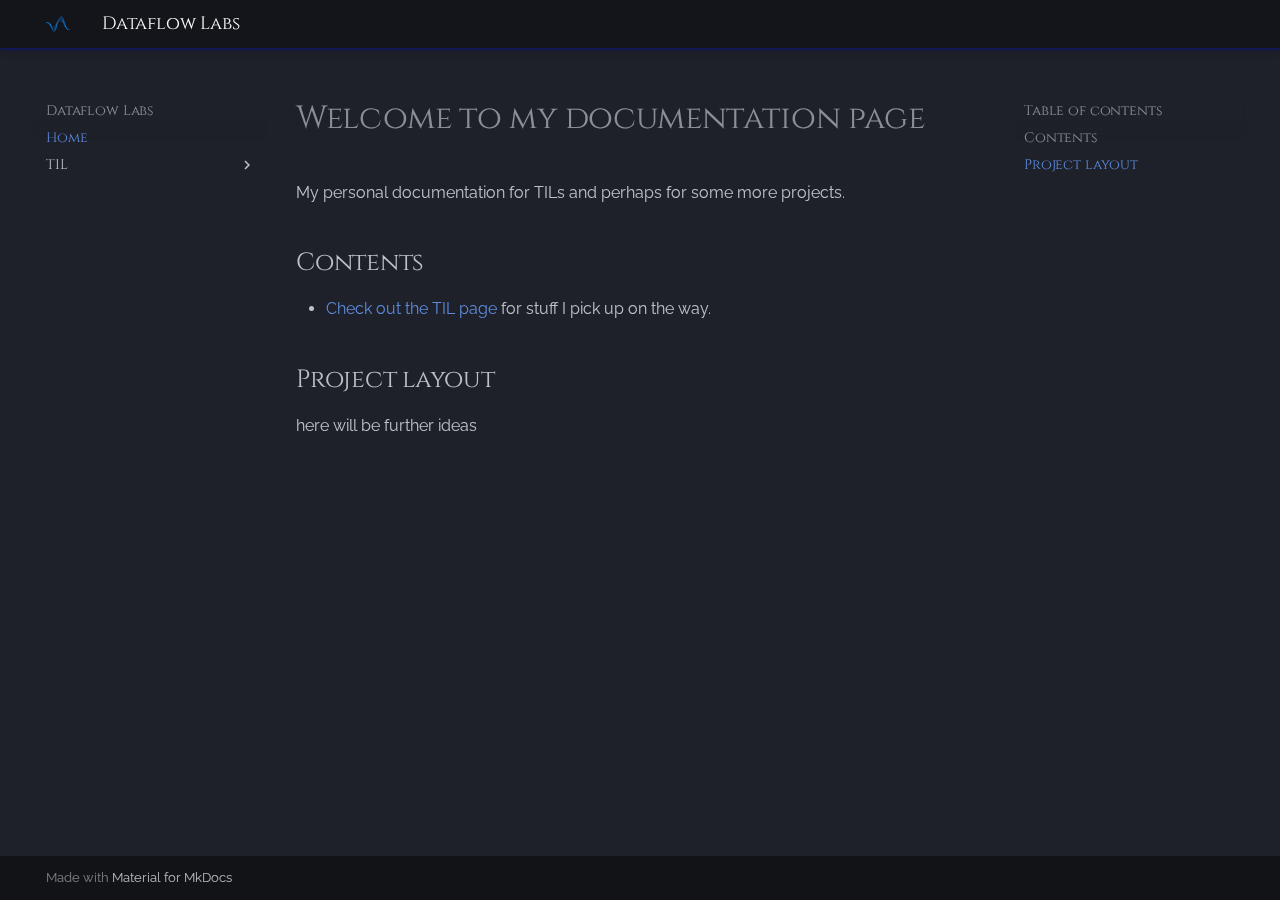
<file: index.html>
<!doctype html>
<html lang="en" class="no-js">
  <head>
    
      <meta charset="utf-8">
      <meta name="viewport" content="width=device-width,initial-scale=1">
      
      
      
      
      
        <link rel="next" href="til/mkdocs-til/">
      
      
      <link rel="icon" href="img/favicon.ico">
      <meta name="generator" content="mkdocs-1.6.0, mkdocs-material-9.5.19">
    
    
      
        <title>Dataflow Labs</title>
      
    
    
      <link rel="stylesheet" href="assets/stylesheets/main.66ac8b77.min.css">
      
        
        <link rel="stylesheet" href="assets/stylesheets/palette.06af60db.min.css">
      
      
  
  
    
    
  
    
    
  
    
    
  
    
    
  
    
    
  
    
    
  
    
    
  
    
    
  
    
    
  
    
    
  
    
    
  
    
    
  
  
  <style>:root{--md-admonition-icon--note:url('data:image/svg+xml;charset=utf-8,<svg xmlns="http://www.w3.org/2000/svg" viewBox="0 0 448 512"><!--! Font Awesome Free 6.5.2 by @fontawesome - https://fontawesome.com License - https://fontawesome.com/license/free (Icons: CC BY 4.0, Fonts: SIL OFL 1.1, Code: MIT License) Copyright 2024 Fonticons, Inc.--><path d="M64 32C28.7 32 0 60.7 0 96v320c0 35.3 28.7 64 64 64h224V368c0-26.5 21.5-48 48-48h112V96c0-35.3-28.7-64-64-64H64zm384 320H336c-8.8 0-16 7.2-16 16v112l32-32 64-64 32-32z"/></svg>');--md-admonition-icon--abstract:url('data:image/svg+xml;charset=utf-8,<svg xmlns="http://www.w3.org/2000/svg" viewBox="0 0 448 512"><!--! Font Awesome Free 6.5.2 by @fontawesome - https://fontawesome.com License - https://fontawesome.com/license/free (Icons: CC BY 4.0, Fonts: SIL OFL 1.1, Code: MIT License) Copyright 2024 Fonticons, Inc.--><path d="M96 0C43 0 0 43 0 96v320c0 53 43 96 96 96h320c17.7 0 32-14.3 32-32s-14.3-32-32-32v-64c17.7 0 32-14.3 32-32V32c0-17.7-14.3-32-32-32H96zm0 384h256v64H96c-17.7 0-32-14.3-32-32s14.3-32 32-32zm32-240c0-8.8 7.2-16 16-16h192c8.8 0 16 7.2 16 16s-7.2 16-16 16H144c-8.8 0-16-7.2-16-16zm16 48h192c8.8 0 16 7.2 16 16s-7.2 16-16 16H144c-8.8 0-16-7.2-16-16s7.2-16 16-16z"/></svg>');--md-admonition-icon--info:url('data:image/svg+xml;charset=utf-8,<svg xmlns="http://www.w3.org/2000/svg" viewBox="0 0 512 512"><!--! Font Awesome Free 6.5.2 by @fontawesome - https://fontawesome.com License - https://fontawesome.com/license/free (Icons: CC BY 4.0, Fonts: SIL OFL 1.1, Code: MIT License) Copyright 2024 Fonticons, Inc.--><path d="M256 512a256 256 0 1 0 0-512 256 256 0 1 0 0 512zm-40-176h24v-64h-24c-13.3 0-24-10.7-24-24s10.7-24 24-24h48c13.3 0 24 10.7 24 24v88h8c13.3 0 24 10.7 24 24s-10.7 24-24 24h-80c-13.3 0-24-10.7-24-24s10.7-24 24-24zm40-208a32 32 0 1 1 0 64 32 32 0 1 1 0-64z"/></svg>');--md-admonition-icon--tip:url('data:image/svg+xml;charset=utf-8,<svg xmlns="http://www.w3.org/2000/svg" viewBox="0 0 512 512"><!--! Font Awesome Free 6.5.2 by @fontawesome - https://fontawesome.com License - https://fontawesome.com/license/free (Icons: CC BY 4.0, Fonts: SIL OFL 1.1, Code: MIT License) Copyright 2024 Fonticons, Inc.--><path d="M480 32c0-12.9-7.8-24.6-19.8-29.6S434.5.2 425.3 9.3L381.7 53c-48 48-113.1 75-181 75H64c-35.3 0-64 28.7-64 64v96c0 35.3 28.7 64 64 64v128c0 17.7 14.3 32 32 32h64c17.7 0 32-14.3 32-32V352h8.7c67.9 0 133 27 181 75l43.6 43.6c9.2 9.2 22.9 11.9 34.9 6.9s19.8-16.6 19.8-29.6V300.4c18.6-8.8 32-32.5 32-60.4s-13.4-51.6-32-60.4V32zm-64 76.7v262.6C357.2 317.8 280.5 288 200.7 288H192v-96h8.7c79.8 0 156.5-29.8 215.3-83.3z"/></svg>');--md-admonition-icon--success:url('data:image/svg+xml;charset=utf-8,<svg xmlns="http://www.w3.org/2000/svg" viewBox="0 0 448 512"><!--! Font Awesome Free 6.5.2 by @fontawesome - https://fontawesome.com License - https://fontawesome.com/license/free (Icons: CC BY 4.0, Fonts: SIL OFL 1.1, Code: MIT License) Copyright 2024 Fonticons, Inc.--><path d="M438.6 105.4c12.5 12.5 12.5 32.8 0 45.3l-256 256c-12.5 12.5-32.8 12.5-45.3 0l-128-128c-12.5-12.5-12.5-32.8 0-45.3s32.8-12.5 45.3 0L160 338.7l233.4-233.3c12.5-12.5 32.8-12.5 45.3 0z"/></svg>');--md-admonition-icon--question:url('data:image/svg+xml;charset=utf-8,<svg xmlns="http://www.w3.org/2000/svg" viewBox="0 0 512 512"><!--! Font Awesome Free 6.5.2 by @fontawesome - https://fontawesome.com License - https://fontawesome.com/license/free (Icons: CC BY 4.0, Fonts: SIL OFL 1.1, Code: MIT License) Copyright 2024 Fonticons, Inc.--><path d="M256 512a256 256 0 1 0 0-512 256 256 0 1 0 0 512zm-86.2-346.7c7.9-22.3 29.1-37.3 52.8-37.3h58.3c34.9 0 63.1 28.3 63.1 63.1 0 22.6-12.1 43.5-31.7 54.8L280 264.4c-.2 13-10.9 23.6-24 23.6-13.3 0-24-10.7-24-24v-13.5c0-8.6 4.6-16.5 12.1-20.8l44.3-25.4c4.7-2.7 7.6-7.7 7.6-13.1 0-8.4-6.8-15.1-15.1-15.1h-58.3c-3.4 0-6.4 2.1-7.5 5.3l-.4 1.2c-4.4 12.5-18.2 19-30.6 14.6s-19-18.2-14.6-30.6l.4-1.2zM224 352a32 32 0 1 1 64 0 32 32 0 1 1-64 0z"/></svg>');--md-admonition-icon--warning:url('data:image/svg+xml;charset=utf-8,<svg xmlns="http://www.w3.org/2000/svg" viewBox="0 0 512 512"><!--! Font Awesome Free 6.5.2 by @fontawesome - https://fontawesome.com License - https://fontawesome.com/license/free (Icons: CC BY 4.0, Fonts: SIL OFL 1.1, Code: MIT License) Copyright 2024 Fonticons, Inc.--><path d="M256 32c14.2 0 27.3 7.5 34.5 19.8l216 368c7.3 12.4 7.3 27.7.2 40.1S486.3 480 472 480H40c-14.3 0-27.6-7.7-34.7-20.1s-7-27.8.2-40.1l216-368C228.7 39.5 241.8 32 256 32zm0 128c-13.3 0-24 10.7-24 24v112c0 13.3 10.7 24 24 24s24-10.7 24-24V184c0-13.3-10.7-24-24-24zm32 224a32 32 0 1 0-64 0 32 32 0 1 0 64 0z"/></svg>');--md-admonition-icon--failure:url('data:image/svg+xml;charset=utf-8,<svg xmlns="http://www.w3.org/2000/svg" viewBox="0 0 512 512"><!--! Font Awesome Free 6.5.2 by @fontawesome - https://fontawesome.com License - https://fontawesome.com/license/free (Icons: CC BY 4.0, Fonts: SIL OFL 1.1, Code: MIT License) Copyright 2024 Fonticons, Inc.--><path d="M459.1 52.4 442.6 6.5c-1.9-3.9-6.1-6.5-10.5-6.5s-8.5 2.6-10.4 6.5l-16.5 45.9-46 16.8c-4.3 1.6-7.3 5.9-7.2 10.4 0 4.5 3 8.7 7.2 10.2l45.7 16.8 16.8 45.8c1.5 4.4 5.8 7.5 10.4 7.5s8.9-3.1 10.4-7.5l16.5-45.8 45.7-16.8c4.2-1.5 7.2-5.7 7.2-10.2 0-4.6-3-8.9-7.2-10.4l-45.6-16.8zm-132.4 53c-12.5-12.5-32.8-12.5-45.3 0l-2.9 2.9c-22-8-45.8-12.3-70.5-12.3C93.1 96 0 189.1 0 304s93.1 208 208 208 208-93.1 208-208c0-24.7-4.3-48.5-12.2-70.5l2.9-2.9c12.5-12.5 12.5-32.8 0-45.3l-80-80zM200 192c-57.4 0-104 46.6-104 104v8c0 8.8-7.2 16-16 16s-16-7.2-16-16v-8c0-75.1 60.9-136 136-136h8c8.8 0 16 7.2 16 16s-7.2 16-16 16h-8z"/></svg>');--md-admonition-icon--danger:url('data:image/svg+xml;charset=utf-8,<svg xmlns="http://www.w3.org/2000/svg" viewBox="0 0 512 512"><!--! Font Awesome Free 6.5.2 by @fontawesome - https://fontawesome.com License - https://fontawesome.com/license/free (Icons: CC BY 4.0, Fonts: SIL OFL 1.1, Code: MIT License) Copyright 2024 Fonticons, Inc.--><path d="M416 398.9c58.5-41.1 96-104.1 96-174.9C512 100.3 397.4 0 256 0S0 100.3 0 224c0 70.7 37.5 133.8 96 174.9V464c0 26.5 21.5 48 48 48h48v-48c0-8.8 7.2-16 16-16s16 7.2 16 16v48h64v-48c0-8.8 7.2-16 16-16s16 7.2 16 16v48h48c26.5 0 48-21.5 48-48v-65.1zM96 256a64 64 0 1 1 128 0 64 64 0 1 1-128 0zm256-64a64 64 0 1 1 0 128 64 64 0 1 1 0-128z"/></svg>');--md-admonition-icon--bug:url('data:image/svg+xml;charset=utf-8,<svg xmlns="http://www.w3.org/2000/svg" viewBox="0 0 640 512"><!--! Font Awesome Free 6.5.2 by @fontawesome - https://fontawesome.com License - https://fontawesome.com/license/free (Icons: CC BY 4.0, Fonts: SIL OFL 1.1, Code: MIT License) Copyright 2024 Fonticons, Inc.--><path d="M320 0c17.7 0 32 14.3 32 32v64h120c39.8 0 72 32.2 72 72v272c0 39.8-32.2 72-72 72H168c-39.8 0-72-32.2-72-72V168c0-39.8 32.2-72 72-72h120V32c0-17.7 14.3-32 32-32zM208 384c-8.8 0-16 7.2-16 16s7.2 16 16 16h32c8.8 0 16-7.2 16-16s-7.2-16-16-16h-32zm96 0c-8.8 0-16 7.2-16 16s7.2 16 16 16h32c8.8 0 16-7.2 16-16s-7.2-16-16-16h-32zm96 0c-8.8 0-16 7.2-16 16s7.2 16 16 16h32c8.8 0 16-7.2 16-16s-7.2-16-16-16h-32zM264 256a40 40 0 1 0-80 0 40 40 0 1 0 80 0zm152 40a40 40 0 1 0 0-80 40 40 0 1 0 0 80zM48 224h16v192H48c-26.5 0-48-21.5-48-48v-96c0-26.5 21.5-48 48-48zm544 0c26.5 0 48 21.5 48 48v96c0 26.5-21.5 48-48 48h-16V224h16z"/></svg>');--md-admonition-icon--example:url('data:image/svg+xml;charset=utf-8,<svg xmlns="http://www.w3.org/2000/svg" viewBox="0 0 448 512"><!--! Font Awesome Free 6.5.2 by @fontawesome - https://fontawesome.com License - https://fontawesome.com/license/free (Icons: CC BY 4.0, Fonts: SIL OFL 1.1, Code: MIT License) Copyright 2024 Fonticons, Inc.--><path d="M288 0H128c-17.7 0-32 14.3-32 32s14.3 32 32 32v132.8c0 11.8-3.3 23.5-9.5 33.5L10.3 406.2C3.6 417.2 0 429.7 0 442.6 0 480.9 31.1 512 69.4 512h309.2c38.3 0 69.4-31.1 69.4-69.4 0-12.8-3.6-25.4-10.3-36.4L329.5 230.4c-6.2-10.1-9.5-21.7-9.5-33.5V64c17.7 0 32-14.3 32-32S337.7 0 320 0h-32zm-96 196.8V64h64v132.8c0 23.7 6.6 46.9 19 67.1l34.5 56.1h-171l34.5-56.1c12.4-20.2 19-43.4 19-67.1z"/></svg>');--md-admonition-icon--quote:url('data:image/svg+xml;charset=utf-8,<svg xmlns="http://www.w3.org/2000/svg" viewBox="0 0 448 512"><!--! Font Awesome Free 6.5.2 by @fontawesome - https://fontawesome.com License - https://fontawesome.com/license/free (Icons: CC BY 4.0, Fonts: SIL OFL 1.1, Code: MIT License) Copyright 2024 Fonticons, Inc.--><path d="M0 216C0 149.7 53.7 96 120 96h8c17.7 0 32 14.3 32 32s-14.3 32-32 32h-8c-30.9 0-56 25.1-56 56v8h64c35.3 0 64 28.7 64 64v64c0 35.3-28.7 64-64 64H64c-35.3 0-64-28.7-64-64V216zm256 0c0-66.3 53.7-120 120-120h8c17.7 0 32 14.3 32 32s-14.3 32-32 32h-8c-30.9 0-56 25.1-56 56v8h64c35.3 0 64 28.7 64 64v64c0 35.3-28.7 64-64 64h-64c-35.3 0-64-28.7-64-64V216z"/></svg>');}</style>



    
    
      
    
    
      
        
        
        
        <link rel="stylesheet" href="assets/external/fonts.googleapis.com/css.60779c7a.css">
        <style>:root{--md-text-font:"Raleway";--md-code-font:"Source Code Pro"}</style>
      
    
    
      <link rel="stylesheet" href="stylesheets/extra.css">
    
    <script>__md_scope=new URL(".",location),__md_hash=e=>[...e].reduce((e,_)=>(e<<5)-e+_.charCodeAt(0),0),__md_get=(e,_=localStorage,t=__md_scope)=>JSON.parse(_.getItem(t.pathname+"."+e)),__md_set=(e,_,t=localStorage,a=__md_scope)=>{try{t.setItem(a.pathname+"."+e,JSON.stringify(_))}catch(e){}}</script>
    
      

    
    
    
  </head>
  
  
    
    
    
    
    
    <body dir="ltr" data-md-color-scheme="slate" data-md-color-primary="black" data-md-color-accent="indigo">
  
    
    <input class="md-toggle" data-md-toggle="drawer" type="checkbox" id="__drawer" autocomplete="off">
    <input class="md-toggle" data-md-toggle="search" type="checkbox" id="__search" autocomplete="off">
    <label class="md-overlay" for="__drawer"></label>
    <div data-md-component="skip">
      
        
        <a href="#welcome-to-my-documentation-page" class="md-skip">
          Skip to content
        </a>
      
    </div>
    <div data-md-component="announce">
      
    </div>
    
    
      

  

<header class="md-header md-header--shadow" data-md-component="header">
  <nav class="md-header__inner md-grid" aria-label="Header">
    <a href="." title="Dataflow Labs" class="md-header__button md-logo" aria-label="Dataflow Labs" data-md-component="logo">
      
  <img src="img/dataflow-wave.svg" alt="logo">

    </a>
    <label class="md-header__button md-icon" for="__drawer">
      
      <svg xmlns="http://www.w3.org/2000/svg" viewBox="0 0 24 24"><path d="M3 6h18v2H3V6m0 5h18v2H3v-2m0 5h18v2H3v-2Z"/></svg>
    </label>
    <div class="md-header__title" data-md-component="header-title">
      <div class="md-header__ellipsis">
        <div class="md-header__topic">
          <span class="md-ellipsis">
            Dataflow Labs
          </span>
        </div>
        <div class="md-header__topic" data-md-component="header-topic">
          <span class="md-ellipsis">
            
              Home
            
          </span>
        </div>
      </div>
    </div>
    
      
    
    
    
    
    
  </nav>
  
</header>
    
    <div class="md-container" data-md-component="container">
      
      
        
          
        
      
      <main class="md-main" data-md-component="main">
        <div class="md-main__inner md-grid">
          
            
              
              <div class="md-sidebar md-sidebar--primary" data-md-component="sidebar" data-md-type="navigation" >
                <div class="md-sidebar__scrollwrap">
                  <div class="md-sidebar__inner">
                    



<nav class="md-nav md-nav--primary" aria-label="Navigation" data-md-level="0">
  <label class="md-nav__title" for="__drawer">
    <a href="." title="Dataflow Labs" class="md-nav__button md-logo" aria-label="Dataflow Labs" data-md-component="logo">
      
  <img src="img/dataflow-wave.svg" alt="logo">

    </a>
    Dataflow Labs
  </label>
  
  <ul class="md-nav__list" data-md-scrollfix>
    
      
      
  
  
    
  
  
  
    <li class="md-nav__item md-nav__item--active">
      
      <input class="md-nav__toggle md-toggle" type="checkbox" id="__toc">
      
      
        
      
      
        <label class="md-nav__link md-nav__link--active" for="__toc">
          
  
  <span class="md-ellipsis">
    Home
  </span>
  

          <span class="md-nav__icon md-icon"></span>
        </label>
      
      <a href="." class="md-nav__link md-nav__link--active">
        
  
  <span class="md-ellipsis">
    Home
  </span>
  

      </a>
      
        

<nav class="md-nav md-nav--secondary" aria-label="Table of contents">
  
  
  
    
  
  
    <label class="md-nav__title" for="__toc">
      <span class="md-nav__icon md-icon"></span>
      Table of contents
    </label>
    <ul class="md-nav__list" data-md-component="toc" data-md-scrollfix>
      
        <li class="md-nav__item">
  <a href="#contents" class="md-nav__link">
    <span class="md-ellipsis">
      Contents
    </span>
  </a>
  
</li>
      
        <li class="md-nav__item">
  <a href="#project-layout" class="md-nav__link">
    <span class="md-ellipsis">
      Project layout
    </span>
  </a>
  
</li>
      
    </ul>
  
</nav>
      
    </li>
  

    
      
      
  
  
  
  
    
    
    
    
    <li class="md-nav__item md-nav__item--nested">
      
        
        
        <input class="md-nav__toggle md-toggle " type="checkbox" id="__nav_2" >
        
          
          <label class="md-nav__link" for="__nav_2" id="__nav_2_label" tabindex="0">
            
  
  <span class="md-ellipsis">
    TIL
  </span>
  

            <span class="md-nav__icon md-icon"></span>
          </label>
        
        <nav class="md-nav" data-md-level="1" aria-labelledby="__nav_2_label" aria-expanded="false">
          <label class="md-nav__title" for="__nav_2">
            <span class="md-nav__icon md-icon"></span>
            TIL
          </label>
          <ul class="md-nav__list" data-md-scrollfix>
            
              
                
  
  
  
  
    <li class="md-nav__item">
      <a href="til/mkdocs-til/" class="md-nav__link">
        
  
  <span class="md-ellipsis">
    MkDocs
  </span>
  

      </a>
    </li>
  

              
            
              
                
  
  
  
  
    <li class="md-nav__item">
      <a href="til/env-til/" class="md-nav__link">
        
  
  <span class="md-ellipsis">
    Env
  </span>
  

      </a>
    </li>
  

              
            
              
                
  
  
  
  
    <li class="md-nav__item">
      <a href="til/base-encoding/" class="md-nav__link">
        
  
  <span class="md-ellipsis">
    base64 encoding
  </span>
  

      </a>
    </li>
  

              
            
              
                
  
  
  
  
    <li class="md-nav__item">
      <a href="til/locust/" class="md-nav__link">
        
  
  <span class="md-ellipsis">
    Locust
  </span>
  

      </a>
    </li>
  

              
            
              
                
  
  
  
  
    <li class="md-nav__item">
      <a href="til/mit-missing/" class="md-nav__link">
        
  
  <span class="md-ellipsis">
    MIT the missing semester
  </span>
  

      </a>
    </li>
  

              
            
              
                
  
  
  
  
    <li class="md-nav__item">
      <a href="til/tldr-man/" class="md-nav__link">
        
  
  <span class="md-ellipsis">
    tldr manpages
  </span>
  

      </a>
    </li>
  

              
            
              
                
  
  
  
  
    <li class="md-nav__item">
      <a href="til/geopython/" class="md-nav__link">
        
  
  <span class="md-ellipsis">
    Geospatial Python
  </span>
  

      </a>
    </li>
  

              
            
          </ul>
        </nav>
      
    </li>
  

    
  </ul>
</nav>
                  </div>
                </div>
              </div>
            
            
              
              <div class="md-sidebar md-sidebar--secondary" data-md-component="sidebar" data-md-type="toc" >
                <div class="md-sidebar__scrollwrap">
                  <div class="md-sidebar__inner">
                    

<nav class="md-nav md-nav--secondary" aria-label="Table of contents">
  
  
  
    
  
  
    <label class="md-nav__title" for="__toc">
      <span class="md-nav__icon md-icon"></span>
      Table of contents
    </label>
    <ul class="md-nav__list" data-md-component="toc" data-md-scrollfix>
      
        <li class="md-nav__item">
  <a href="#contents" class="md-nav__link">
    <span class="md-ellipsis">
      Contents
    </span>
  </a>
  
</li>
      
        <li class="md-nav__item">
  <a href="#project-layout" class="md-nav__link">
    <span class="md-ellipsis">
      Project layout
    </span>
  </a>
  
</li>
      
    </ul>
  
</nav>
                  </div>
                </div>
              </div>
            
          
          
            <div class="md-content" data-md-component="content">
              <article class="md-content__inner md-typeset">
                
                  


<h1 id="welcome-to-my-documentation-page">Welcome to my documentation page</h1>
<p>My personal documentation for TILs and perhaps for some more projects. </p>
<h2 id="contents">Contents</h2>
<ul>
<li><a href="til/mkdocs-til/">Check out the TIL page</a> for stuff I pick up on the way.</li>
</ul>
<h2 id="project-layout">Project layout</h2>
<p>here will be further ideas</p>












                
              </article>
            </div>
          
          
<script>var target=document.getElementById(location.hash.slice(1));target&&target.name&&(target.checked=target.name.startsWith("__tabbed_"))</script>
        </div>
        
      </main>
      
        <footer class="md-footer">
  
  <div class="md-footer-meta md-typeset">
    <div class="md-footer-meta__inner md-grid">
      <div class="md-copyright">
  
  
    Made with
    <a href="https://squidfunk.github.io/mkdocs-material/" target="_blank" rel="noopener">
      Material for MkDocs
    </a>
  
</div>
      
    </div>
  </div>
</footer>
      
    </div>
    <div class="md-dialog" data-md-component="dialog">
      <div class="md-dialog__inner md-typeset"></div>
    </div>
    
    
    <script id="__config" type="application/json">{"base": ".", "features": ["content.code.copy"], "search": "assets/javascripts/workers/search.b8dbb3d2.min.js", "translations": {"clipboard.copied": "Copied to clipboard", "clipboard.copy": "Copy to clipboard", "search.result.more.one": "1 more on this page", "search.result.more.other": "# more on this page", "search.result.none": "No matching documents", "search.result.one": "1 matching document", "search.result.other": "# matching documents", "search.result.placeholder": "Type to start searching", "search.result.term.missing": "Missing", "select.version": "Select version"}}</script>
    
    
      <script src="assets/javascripts/bundle.dd8806f2.min.js"></script>
      
        <script src="assets/external/unpkg.com/mermaid@10.7.0/dist/mermaid.min.js"></script>
      
    
  </body>
</html>
</file>
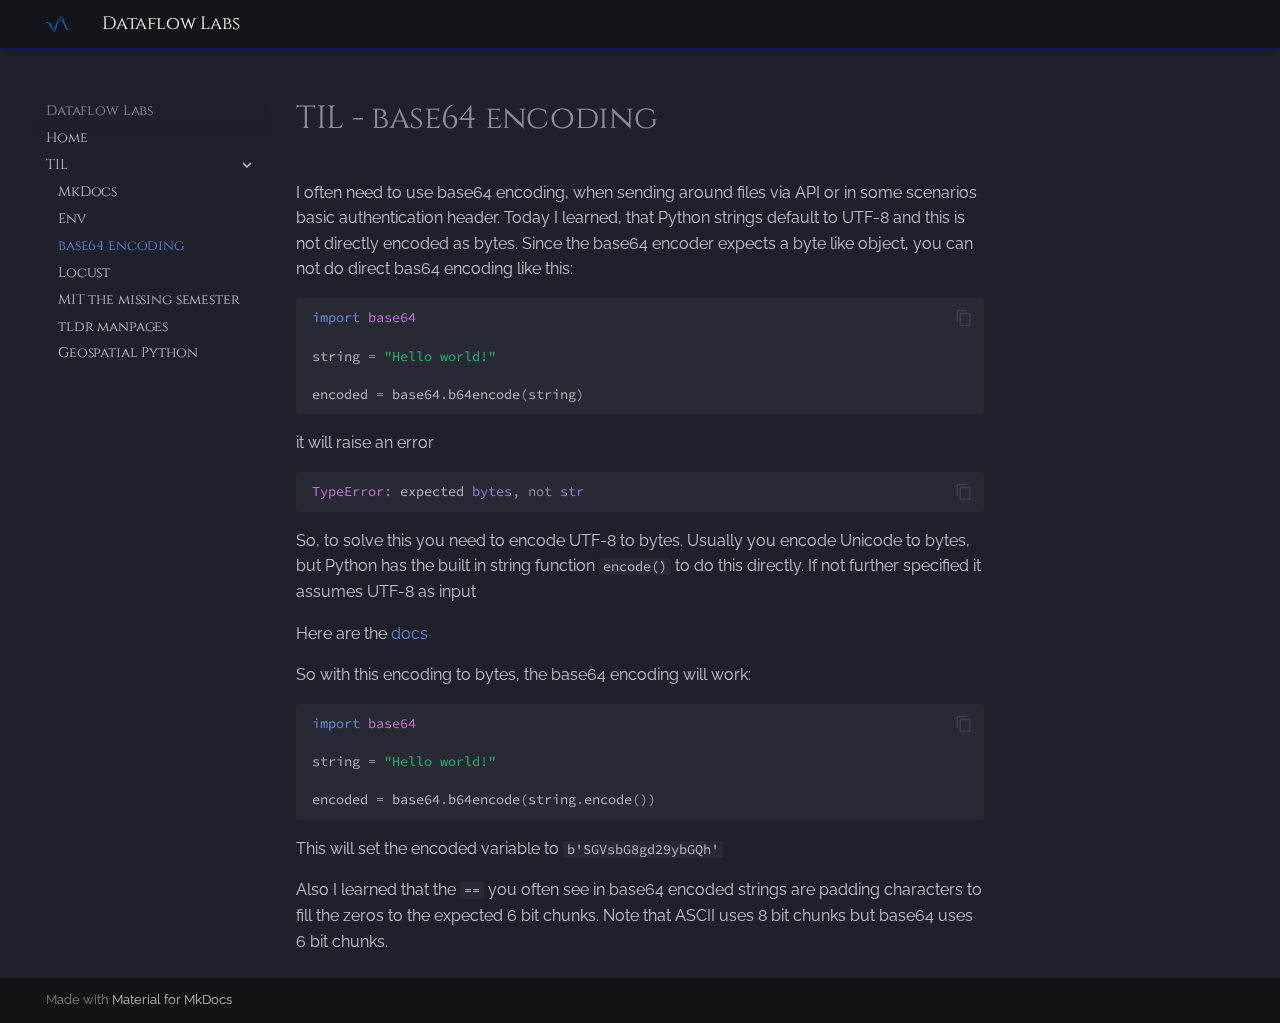
<file: til/base-encoding/index.html>
<!doctype html>
<html lang="en" class="no-js">
  <head>
    
      <meta charset="utf-8">
      <meta name="viewport" content="width=device-width,initial-scale=1">
      
      
      
      
        <link rel="prev" href="../env-til/">
      
      
        <link rel="next" href="../locust/">
      
      
      <link rel="icon" href="../../img/favicon.ico">
      <meta name="generator" content="mkdocs-1.6.0, mkdocs-material-9.5.19">
    
    
      
        <title>base64 encoding - Dataflow Labs</title>
      
    
    
      <link rel="stylesheet" href="../../assets/stylesheets/main.66ac8b77.min.css">
      
        
        <link rel="stylesheet" href="../../assets/stylesheets/palette.06af60db.min.css">
      
      
  
  
    
    
  
    
    
  
    
    
  
    
    
  
    
    
  
    
    
  
    
    
  
    
    
  
    
    
  
    
    
  
    
    
  
    
    
  
  
  <style>:root{--md-admonition-icon--note:url('data:image/svg+xml;charset=utf-8,<svg xmlns="http://www.w3.org/2000/svg" viewBox="0 0 448 512"><!--! Font Awesome Free 6.5.2 by @fontawesome - https://fontawesome.com License - https://fontawesome.com/license/free (Icons: CC BY 4.0, Fonts: SIL OFL 1.1, Code: MIT License) Copyright 2024 Fonticons, Inc.--><path d="M64 32C28.7 32 0 60.7 0 96v320c0 35.3 28.7 64 64 64h224V368c0-26.5 21.5-48 48-48h112V96c0-35.3-28.7-64-64-64H64zm384 320H336c-8.8 0-16 7.2-16 16v112l32-32 64-64 32-32z"/></svg>');--md-admonition-icon--abstract:url('data:image/svg+xml;charset=utf-8,<svg xmlns="http://www.w3.org/2000/svg" viewBox="0 0 448 512"><!--! Font Awesome Free 6.5.2 by @fontawesome - https://fontawesome.com License - https://fontawesome.com/license/free (Icons: CC BY 4.0, Fonts: SIL OFL 1.1, Code: MIT License) Copyright 2024 Fonticons, Inc.--><path d="M96 0C43 0 0 43 0 96v320c0 53 43 96 96 96h320c17.7 0 32-14.3 32-32s-14.3-32-32-32v-64c17.7 0 32-14.3 32-32V32c0-17.7-14.3-32-32-32H96zm0 384h256v64H96c-17.7 0-32-14.3-32-32s14.3-32 32-32zm32-240c0-8.8 7.2-16 16-16h192c8.8 0 16 7.2 16 16s-7.2 16-16 16H144c-8.8 0-16-7.2-16-16zm16 48h192c8.8 0 16 7.2 16 16s-7.2 16-16 16H144c-8.8 0-16-7.2-16-16s7.2-16 16-16z"/></svg>');--md-admonition-icon--info:url('data:image/svg+xml;charset=utf-8,<svg xmlns="http://www.w3.org/2000/svg" viewBox="0 0 512 512"><!--! Font Awesome Free 6.5.2 by @fontawesome - https://fontawesome.com License - https://fontawesome.com/license/free (Icons: CC BY 4.0, Fonts: SIL OFL 1.1, Code: MIT License) Copyright 2024 Fonticons, Inc.--><path d="M256 512a256 256 0 1 0 0-512 256 256 0 1 0 0 512zm-40-176h24v-64h-24c-13.3 0-24-10.7-24-24s10.7-24 24-24h48c13.3 0 24 10.7 24 24v88h8c13.3 0 24 10.7 24 24s-10.7 24-24 24h-80c-13.3 0-24-10.7-24-24s10.7-24 24-24zm40-208a32 32 0 1 1 0 64 32 32 0 1 1 0-64z"/></svg>');--md-admonition-icon--tip:url('data:image/svg+xml;charset=utf-8,<svg xmlns="http://www.w3.org/2000/svg" viewBox="0 0 512 512"><!--! Font Awesome Free 6.5.2 by @fontawesome - https://fontawesome.com License - https://fontawesome.com/license/free (Icons: CC BY 4.0, Fonts: SIL OFL 1.1, Code: MIT License) Copyright 2024 Fonticons, Inc.--><path d="M480 32c0-12.9-7.8-24.6-19.8-29.6S434.5.2 425.3 9.3L381.7 53c-48 48-113.1 75-181 75H64c-35.3 0-64 28.7-64 64v96c0 35.3 28.7 64 64 64v128c0 17.7 14.3 32 32 32h64c17.7 0 32-14.3 32-32V352h8.7c67.9 0 133 27 181 75l43.6 43.6c9.2 9.2 22.9 11.9 34.9 6.9s19.8-16.6 19.8-29.6V300.4c18.6-8.8 32-32.5 32-60.4s-13.4-51.6-32-60.4V32zm-64 76.7v262.6C357.2 317.8 280.5 288 200.7 288H192v-96h8.7c79.8 0 156.5-29.8 215.3-83.3z"/></svg>');--md-admonition-icon--success:url('data:image/svg+xml;charset=utf-8,<svg xmlns="http://www.w3.org/2000/svg" viewBox="0 0 448 512"><!--! Font Awesome Free 6.5.2 by @fontawesome - https://fontawesome.com License - https://fontawesome.com/license/free (Icons: CC BY 4.0, Fonts: SIL OFL 1.1, Code: MIT License) Copyright 2024 Fonticons, Inc.--><path d="M438.6 105.4c12.5 12.5 12.5 32.8 0 45.3l-256 256c-12.5 12.5-32.8 12.5-45.3 0l-128-128c-12.5-12.5-12.5-32.8 0-45.3s32.8-12.5 45.3 0L160 338.7l233.4-233.3c12.5-12.5 32.8-12.5 45.3 0z"/></svg>');--md-admonition-icon--question:url('data:image/svg+xml;charset=utf-8,<svg xmlns="http://www.w3.org/2000/svg" viewBox="0 0 512 512"><!--! Font Awesome Free 6.5.2 by @fontawesome - https://fontawesome.com License - https://fontawesome.com/license/free (Icons: CC BY 4.0, Fonts: SIL OFL 1.1, Code: MIT License) Copyright 2024 Fonticons, Inc.--><path d="M256 512a256 256 0 1 0 0-512 256 256 0 1 0 0 512zm-86.2-346.7c7.9-22.3 29.1-37.3 52.8-37.3h58.3c34.9 0 63.1 28.3 63.1 63.1 0 22.6-12.1 43.5-31.7 54.8L280 264.4c-.2 13-10.9 23.6-24 23.6-13.3 0-24-10.7-24-24v-13.5c0-8.6 4.6-16.5 12.1-20.8l44.3-25.4c4.7-2.7 7.6-7.7 7.6-13.1 0-8.4-6.8-15.1-15.1-15.1h-58.3c-3.4 0-6.4 2.1-7.5 5.3l-.4 1.2c-4.4 12.5-18.2 19-30.6 14.6s-19-18.2-14.6-30.6l.4-1.2zM224 352a32 32 0 1 1 64 0 32 32 0 1 1-64 0z"/></svg>');--md-admonition-icon--warning:url('data:image/svg+xml;charset=utf-8,<svg xmlns="http://www.w3.org/2000/svg" viewBox="0 0 512 512"><!--! Font Awesome Free 6.5.2 by @fontawesome - https://fontawesome.com License - https://fontawesome.com/license/free (Icons: CC BY 4.0, Fonts: SIL OFL 1.1, Code: MIT License) Copyright 2024 Fonticons, Inc.--><path d="M256 32c14.2 0 27.3 7.5 34.5 19.8l216 368c7.3 12.4 7.3 27.7.2 40.1S486.3 480 472 480H40c-14.3 0-27.6-7.7-34.7-20.1s-7-27.8.2-40.1l216-368C228.7 39.5 241.8 32 256 32zm0 128c-13.3 0-24 10.7-24 24v112c0 13.3 10.7 24 24 24s24-10.7 24-24V184c0-13.3-10.7-24-24-24zm32 224a32 32 0 1 0-64 0 32 32 0 1 0 64 0z"/></svg>');--md-admonition-icon--failure:url('data:image/svg+xml;charset=utf-8,<svg xmlns="http://www.w3.org/2000/svg" viewBox="0 0 512 512"><!--! Font Awesome Free 6.5.2 by @fontawesome - https://fontawesome.com License - https://fontawesome.com/license/free (Icons: CC BY 4.0, Fonts: SIL OFL 1.1, Code: MIT License) Copyright 2024 Fonticons, Inc.--><path d="M459.1 52.4 442.6 6.5c-1.9-3.9-6.1-6.5-10.5-6.5s-8.5 2.6-10.4 6.5l-16.5 45.9-46 16.8c-4.3 1.6-7.3 5.9-7.2 10.4 0 4.5 3 8.7 7.2 10.2l45.7 16.8 16.8 45.8c1.5 4.4 5.8 7.5 10.4 7.5s8.9-3.1 10.4-7.5l16.5-45.8 45.7-16.8c4.2-1.5 7.2-5.7 7.2-10.2 0-4.6-3-8.9-7.2-10.4l-45.6-16.8zm-132.4 53c-12.5-12.5-32.8-12.5-45.3 0l-2.9 2.9c-22-8-45.8-12.3-70.5-12.3C93.1 96 0 189.1 0 304s93.1 208 208 208 208-93.1 208-208c0-24.7-4.3-48.5-12.2-70.5l2.9-2.9c12.5-12.5 12.5-32.8 0-45.3l-80-80zM200 192c-57.4 0-104 46.6-104 104v8c0 8.8-7.2 16-16 16s-16-7.2-16-16v-8c0-75.1 60.9-136 136-136h8c8.8 0 16 7.2 16 16s-7.2 16-16 16h-8z"/></svg>');--md-admonition-icon--danger:url('data:image/svg+xml;charset=utf-8,<svg xmlns="http://www.w3.org/2000/svg" viewBox="0 0 512 512"><!--! Font Awesome Free 6.5.2 by @fontawesome - https://fontawesome.com License - https://fontawesome.com/license/free (Icons: CC BY 4.0, Fonts: SIL OFL 1.1, Code: MIT License) Copyright 2024 Fonticons, Inc.--><path d="M416 398.9c58.5-41.1 96-104.1 96-174.9C512 100.3 397.4 0 256 0S0 100.3 0 224c0 70.7 37.5 133.8 96 174.9V464c0 26.5 21.5 48 48 48h48v-48c0-8.8 7.2-16 16-16s16 7.2 16 16v48h64v-48c0-8.8 7.2-16 16-16s16 7.2 16 16v48h48c26.5 0 48-21.5 48-48v-65.1zM96 256a64 64 0 1 1 128 0 64 64 0 1 1-128 0zm256-64a64 64 0 1 1 0 128 64 64 0 1 1 0-128z"/></svg>');--md-admonition-icon--bug:url('data:image/svg+xml;charset=utf-8,<svg xmlns="http://www.w3.org/2000/svg" viewBox="0 0 640 512"><!--! Font Awesome Free 6.5.2 by @fontawesome - https://fontawesome.com License - https://fontawesome.com/license/free (Icons: CC BY 4.0, Fonts: SIL OFL 1.1, Code: MIT License) Copyright 2024 Fonticons, Inc.--><path d="M320 0c17.7 0 32 14.3 32 32v64h120c39.8 0 72 32.2 72 72v272c0 39.8-32.2 72-72 72H168c-39.8 0-72-32.2-72-72V168c0-39.8 32.2-72 72-72h120V32c0-17.7 14.3-32 32-32zM208 384c-8.8 0-16 7.2-16 16s7.2 16 16 16h32c8.8 0 16-7.2 16-16s-7.2-16-16-16h-32zm96 0c-8.8 0-16 7.2-16 16s7.2 16 16 16h32c8.8 0 16-7.2 16-16s-7.2-16-16-16h-32zm96 0c-8.8 0-16 7.2-16 16s7.2 16 16 16h32c8.8 0 16-7.2 16-16s-7.2-16-16-16h-32zM264 256a40 40 0 1 0-80 0 40 40 0 1 0 80 0zm152 40a40 40 0 1 0 0-80 40 40 0 1 0 0 80zM48 224h16v192H48c-26.5 0-48-21.5-48-48v-96c0-26.5 21.5-48 48-48zm544 0c26.5 0 48 21.5 48 48v96c0 26.5-21.5 48-48 48h-16V224h16z"/></svg>');--md-admonition-icon--example:url('data:image/svg+xml;charset=utf-8,<svg xmlns="http://www.w3.org/2000/svg" viewBox="0 0 448 512"><!--! Font Awesome Free 6.5.2 by @fontawesome - https://fontawesome.com License - https://fontawesome.com/license/free (Icons: CC BY 4.0, Fonts: SIL OFL 1.1, Code: MIT License) Copyright 2024 Fonticons, Inc.--><path d="M288 0H128c-17.7 0-32 14.3-32 32s14.3 32 32 32v132.8c0 11.8-3.3 23.5-9.5 33.5L10.3 406.2C3.6 417.2 0 429.7 0 442.6 0 480.9 31.1 512 69.4 512h309.2c38.3 0 69.4-31.1 69.4-69.4 0-12.8-3.6-25.4-10.3-36.4L329.5 230.4c-6.2-10.1-9.5-21.7-9.5-33.5V64c17.7 0 32-14.3 32-32S337.7 0 320 0h-32zm-96 196.8V64h64v132.8c0 23.7 6.6 46.9 19 67.1l34.5 56.1h-171l34.5-56.1c12.4-20.2 19-43.4 19-67.1z"/></svg>');--md-admonition-icon--quote:url('data:image/svg+xml;charset=utf-8,<svg xmlns="http://www.w3.org/2000/svg" viewBox="0 0 448 512"><!--! Font Awesome Free 6.5.2 by @fontawesome - https://fontawesome.com License - https://fontawesome.com/license/free (Icons: CC BY 4.0, Fonts: SIL OFL 1.1, Code: MIT License) Copyright 2024 Fonticons, Inc.--><path d="M0 216C0 149.7 53.7 96 120 96h8c17.7 0 32 14.3 32 32s-14.3 32-32 32h-8c-30.9 0-56 25.1-56 56v8h64c35.3 0 64 28.7 64 64v64c0 35.3-28.7 64-64 64H64c-35.3 0-64-28.7-64-64V216zm256 0c0-66.3 53.7-120 120-120h8c17.7 0 32 14.3 32 32s-14.3 32-32 32h-8c-30.9 0-56 25.1-56 56v8h64c35.3 0 64 28.7 64 64v64c0 35.3-28.7 64-64 64h-64c-35.3 0-64-28.7-64-64V216z"/></svg>');}</style>



    
    
      
    
    
      
        
        
        
        <link rel="stylesheet" href="../../assets/external/fonts.googleapis.com/css.60779c7a.css">
        <style>:root{--md-text-font:"Raleway";--md-code-font:"Source Code Pro"}</style>
      
    
    
      <link rel="stylesheet" href="../../stylesheets/extra.css">
    
    <script>__md_scope=new URL("../..",location),__md_hash=e=>[...e].reduce((e,_)=>(e<<5)-e+_.charCodeAt(0),0),__md_get=(e,_=localStorage,t=__md_scope)=>JSON.parse(_.getItem(t.pathname+"."+e)),__md_set=(e,_,t=localStorage,a=__md_scope)=>{try{t.setItem(a.pathname+"."+e,JSON.stringify(_))}catch(e){}}</script>
    
      

    
    
    
  </head>
  
  
    
    
    
    
    
    <body dir="ltr" data-md-color-scheme="slate" data-md-color-primary="black" data-md-color-accent="indigo">
  
    
    <input class="md-toggle" data-md-toggle="drawer" type="checkbox" id="__drawer" autocomplete="off">
    <input class="md-toggle" data-md-toggle="search" type="checkbox" id="__search" autocomplete="off">
    <label class="md-overlay" for="__drawer"></label>
    <div data-md-component="skip">
      
        
        <a href="#til-base64-encoding" class="md-skip">
          Skip to content
        </a>
      
    </div>
    <div data-md-component="announce">
      
    </div>
    
    
      

  

<header class="md-header md-header--shadow" data-md-component="header">
  <nav class="md-header__inner md-grid" aria-label="Header">
    <a href="../.." title="Dataflow Labs" class="md-header__button md-logo" aria-label="Dataflow Labs" data-md-component="logo">
      
  <img src="../../img/dataflow-wave.svg" alt="logo">

    </a>
    <label class="md-header__button md-icon" for="__drawer">
      
      <svg xmlns="http://www.w3.org/2000/svg" viewBox="0 0 24 24"><path d="M3 6h18v2H3V6m0 5h18v2H3v-2m0 5h18v2H3v-2Z"/></svg>
    </label>
    <div class="md-header__title" data-md-component="header-title">
      <div class="md-header__ellipsis">
        <div class="md-header__topic">
          <span class="md-ellipsis">
            Dataflow Labs
          </span>
        </div>
        <div class="md-header__topic" data-md-component="header-topic">
          <span class="md-ellipsis">
            
              base64 encoding
            
          </span>
        </div>
      </div>
    </div>
    
      
    
    
    
    
    
  </nav>
  
</header>
    
    <div class="md-container" data-md-component="container">
      
      
        
          
        
      
      <main class="md-main" data-md-component="main">
        <div class="md-main__inner md-grid">
          
            
              
              <div class="md-sidebar md-sidebar--primary" data-md-component="sidebar" data-md-type="navigation" >
                <div class="md-sidebar__scrollwrap">
                  <div class="md-sidebar__inner">
                    



<nav class="md-nav md-nav--primary" aria-label="Navigation" data-md-level="0">
  <label class="md-nav__title" for="__drawer">
    <a href="../.." title="Dataflow Labs" class="md-nav__button md-logo" aria-label="Dataflow Labs" data-md-component="logo">
      
  <img src="../../img/dataflow-wave.svg" alt="logo">

    </a>
    Dataflow Labs
  </label>
  
  <ul class="md-nav__list" data-md-scrollfix>
    
      
      
  
  
  
  
    <li class="md-nav__item">
      <a href="../.." class="md-nav__link">
        
  
  <span class="md-ellipsis">
    Home
  </span>
  

      </a>
    </li>
  

    
      
      
  
  
    
  
  
  
    
    
    
    
    <li class="md-nav__item md-nav__item--active md-nav__item--nested">
      
        
        
        <input class="md-nav__toggle md-toggle " type="checkbox" id="__nav_2" checked>
        
          
          <label class="md-nav__link" for="__nav_2" id="__nav_2_label" tabindex="0">
            
  
  <span class="md-ellipsis">
    TIL
  </span>
  

            <span class="md-nav__icon md-icon"></span>
          </label>
        
        <nav class="md-nav" data-md-level="1" aria-labelledby="__nav_2_label" aria-expanded="true">
          <label class="md-nav__title" for="__nav_2">
            <span class="md-nav__icon md-icon"></span>
            TIL
          </label>
          <ul class="md-nav__list" data-md-scrollfix>
            
              
                
  
  
  
  
    <li class="md-nav__item">
      <a href="../mkdocs-til/" class="md-nav__link">
        
  
  <span class="md-ellipsis">
    MkDocs
  </span>
  

      </a>
    </li>
  

              
            
              
                
  
  
  
  
    <li class="md-nav__item">
      <a href="../env-til/" class="md-nav__link">
        
  
  <span class="md-ellipsis">
    Env
  </span>
  

      </a>
    </li>
  

              
            
              
                
  
  
    
  
  
  
    <li class="md-nav__item md-nav__item--active">
      
      <input class="md-nav__toggle md-toggle" type="checkbox" id="__toc">
      
      
        
      
      
      <a href="./" class="md-nav__link md-nav__link--active">
        
  
  <span class="md-ellipsis">
    base64 encoding
  </span>
  

      </a>
      
    </li>
  

              
            
              
                
  
  
  
  
    <li class="md-nav__item">
      <a href="../locust/" class="md-nav__link">
        
  
  <span class="md-ellipsis">
    Locust
  </span>
  

      </a>
    </li>
  

              
            
              
                
  
  
  
  
    <li class="md-nav__item">
      <a href="../mit-missing/" class="md-nav__link">
        
  
  <span class="md-ellipsis">
    MIT the missing semester
  </span>
  

      </a>
    </li>
  

              
            
              
                
  
  
  
  
    <li class="md-nav__item">
      <a href="../tldr-man/" class="md-nav__link">
        
  
  <span class="md-ellipsis">
    tldr manpages
  </span>
  

      </a>
    </li>
  

              
            
              
                
  
  
  
  
    <li class="md-nav__item">
      <a href="../geopython/" class="md-nav__link">
        
  
  <span class="md-ellipsis">
    Geospatial Python
  </span>
  

      </a>
    </li>
  

              
            
          </ul>
        </nav>
      
    </li>
  

    
  </ul>
</nav>
                  </div>
                </div>
              </div>
            
            
              
              <div class="md-sidebar md-sidebar--secondary" data-md-component="sidebar" data-md-type="toc" >
                <div class="md-sidebar__scrollwrap">
                  <div class="md-sidebar__inner">
                    

<nav class="md-nav md-nav--secondary" aria-label="Table of contents">
  
  
  
    
  
  
</nav>
                  </div>
                </div>
              </div>
            
          
          
            <div class="md-content" data-md-component="content">
              <article class="md-content__inner md-typeset">
                
                  


<h1 id="til-base64-encoding">TIL - base64 encoding</h1>
<p>I often need to use base64 encoding, when sending around
files via API or in some scenarios basic authentication
header. Today I learned, that Python strings default to UTF-8
and this is not directly encoded as bytes. Since the base64 encoder
expects a byte like object, you can not do direct bas64 encoding like this:</p>
<div class="language-python highlight"><pre><span></span><code><span id="__span-0-1"><a id="__codelineno-0-1" name="__codelineno-0-1" href="#__codelineno-0-1"></a><span class="kn">import</span> <span class="nn">base64</span>
</span><span id="__span-0-2"><a id="__codelineno-0-2" name="__codelineno-0-2" href="#__codelineno-0-2"></a>
</span><span id="__span-0-3"><a id="__codelineno-0-3" name="__codelineno-0-3" href="#__codelineno-0-3"></a><span class="n">string</span> <span class="o">=</span> <span class="s2">&quot;Hello world!&quot;</span>
</span><span id="__span-0-4"><a id="__codelineno-0-4" name="__codelineno-0-4" href="#__codelineno-0-4"></a>
</span><span id="__span-0-5"><a id="__codelineno-0-5" name="__codelineno-0-5" href="#__codelineno-0-5"></a><span class="n">encoded</span> <span class="o">=</span> <span class="n">base64</span><span class="o">.</span><span class="n">b64encode</span><span class="p">(</span><span class="n">string</span><span class="p">)</span>
</span></code></pre></div>
<p>it will raise an error</p>
<div class="language-python highlight"><pre><span></span><code><span id="__span-1-1"><a id="__codelineno-1-1" name="__codelineno-1-1" href="#__codelineno-1-1"></a><span class="ne">TypeError</span><span class="p">:</span> <span class="n">expected</span> <span class="nb">bytes</span><span class="p">,</span> <span class="ow">not</span> <span class="nb">str</span>
</span></code></pre></div>
<p>So, to solve this you need to encode UTF-8 to bytes. Usually you encode 
Unicode to bytes, but Python has the built in string function <code>encode()</code>
to do this directly. If not further specified it assumes UTF-8 as input</p>
<p>Here are the <a href="https://docs.python.org/3/library/stdtypes.html#str.encode">docs</a></p>
<p>So with this encoding to bytes, the base64 encoding will work:</p>
<p><div class="language-python highlight"><pre><span></span><code><span id="__span-2-1"><a id="__codelineno-2-1" name="__codelineno-2-1" href="#__codelineno-2-1"></a><span class="kn">import</span> <span class="nn">base64</span>
</span><span id="__span-2-2"><a id="__codelineno-2-2" name="__codelineno-2-2" href="#__codelineno-2-2"></a>
</span><span id="__span-2-3"><a id="__codelineno-2-3" name="__codelineno-2-3" href="#__codelineno-2-3"></a><span class="n">string</span> <span class="o">=</span> <span class="s2">&quot;Hello world!&quot;</span>
</span><span id="__span-2-4"><a id="__codelineno-2-4" name="__codelineno-2-4" href="#__codelineno-2-4"></a>
</span><span id="__span-2-5"><a id="__codelineno-2-5" name="__codelineno-2-5" href="#__codelineno-2-5"></a><span class="n">encoded</span> <span class="o">=</span> <span class="n">base64</span><span class="o">.</span><span class="n">b64encode</span><span class="p">(</span><span class="n">string</span><span class="o">.</span><span class="n">encode</span><span class="p">())</span>
</span></code></pre></div>
This will set the encoded variable to <code>b'SGVsbG8gd29ybGQh'</code></p>
<p>Also I learned that the <code>==</code> you often see in base64 encoded strings are
padding characters to fill the zeros to the expected 6 bit chunks. Note that 
ASCII uses 8 bit chunks but base64 uses 6 bit chunks. </p>












                
              </article>
            </div>
          
          
<script>var target=document.getElementById(location.hash.slice(1));target&&target.name&&(target.checked=target.name.startsWith("__tabbed_"))</script>
        </div>
        
      </main>
      
        <footer class="md-footer">
  
  <div class="md-footer-meta md-typeset">
    <div class="md-footer-meta__inner md-grid">
      <div class="md-copyright">
  
  
    Made with
    <a href="https://squidfunk.github.io/mkdocs-material/" target="_blank" rel="noopener">
      Material for MkDocs
    </a>
  
</div>
      
    </div>
  </div>
</footer>
      
    </div>
    <div class="md-dialog" data-md-component="dialog">
      <div class="md-dialog__inner md-typeset"></div>
    </div>
    
    
    <script id="__config" type="application/json">{"base": "../..", "features": ["content.code.copy"], "search": "../../assets/javascripts/workers/search.b8dbb3d2.min.js", "translations": {"clipboard.copied": "Copied to clipboard", "clipboard.copy": "Copy to clipboard", "search.result.more.one": "1 more on this page", "search.result.more.other": "# more on this page", "search.result.none": "No matching documents", "search.result.one": "1 matching document", "search.result.other": "# matching documents", "search.result.placeholder": "Type to start searching", "search.result.term.missing": "Missing", "select.version": "Select version"}}</script>
    
    
      <script src="../../assets/javascripts/bundle.dd8806f2.min.js"></script>
      
        <script src="../../assets/external/unpkg.com/mermaid@10.7.0/dist/mermaid.min.js"></script>
      
    
  </body>
</html>
</file>
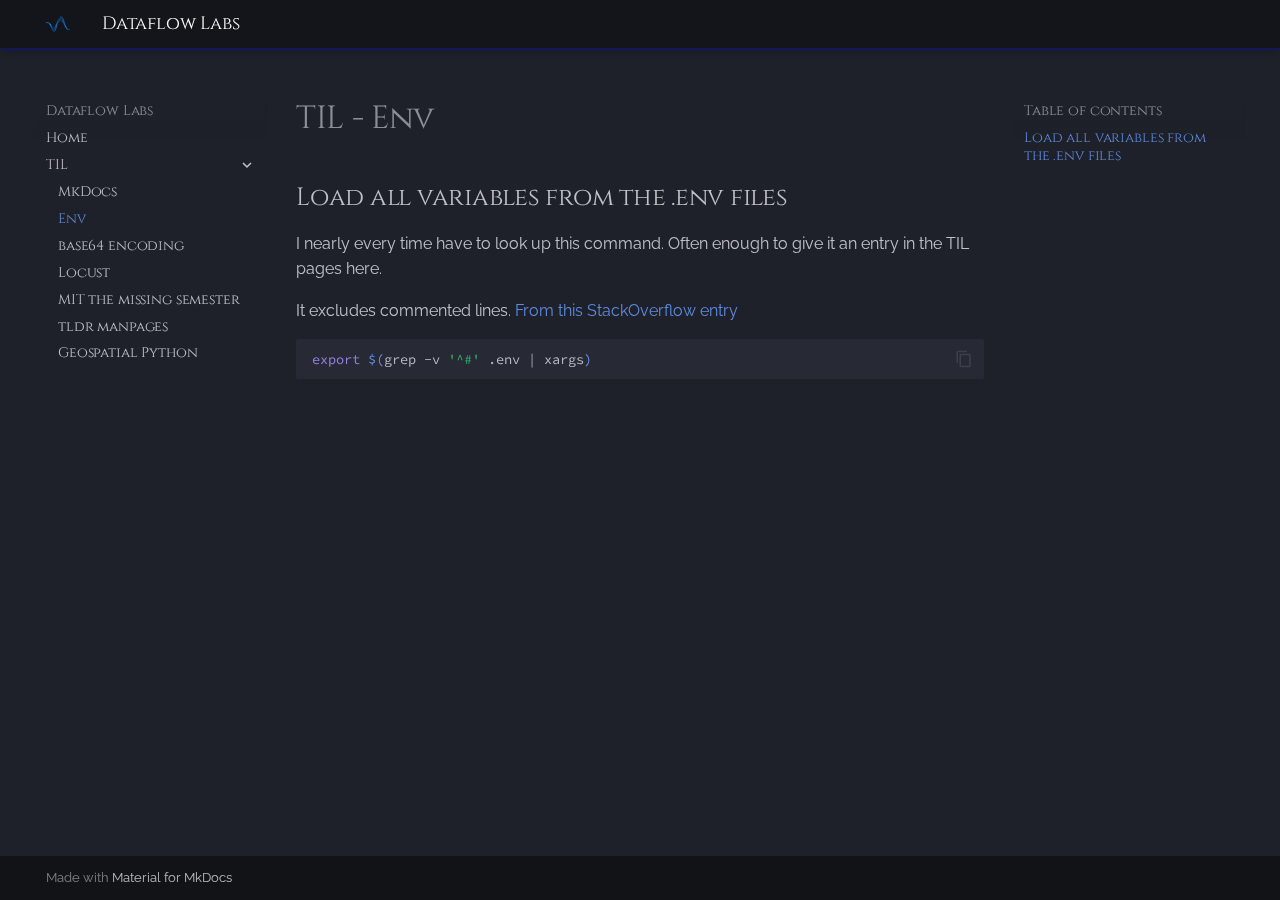
<file: til/env-til/index.html>
<!doctype html>
<html lang="en" class="no-js">
  <head>
    
      <meta charset="utf-8">
      <meta name="viewport" content="width=device-width,initial-scale=1">
      
      
      
      
        <link rel="prev" href="../mkdocs-til/">
      
      
        <link rel="next" href="../base-encoding/">
      
      
      <link rel="icon" href="../../img/favicon.ico">
      <meta name="generator" content="mkdocs-1.6.0, mkdocs-material-9.5.19">
    
    
      
        <title>Env - Dataflow Labs</title>
      
    
    
      <link rel="stylesheet" href="../../assets/stylesheets/main.66ac8b77.min.css">
      
        
        <link rel="stylesheet" href="../../assets/stylesheets/palette.06af60db.min.css">
      
      
  
  
    
    
  
    
    
  
    
    
  
    
    
  
    
    
  
    
    
  
    
    
  
    
    
  
    
    
  
    
    
  
    
    
  
    
    
  
  
  <style>:root{--md-admonition-icon--note:url('data:image/svg+xml;charset=utf-8,<svg xmlns="http://www.w3.org/2000/svg" viewBox="0 0 448 512"><!--! Font Awesome Free 6.5.2 by @fontawesome - https://fontawesome.com License - https://fontawesome.com/license/free (Icons: CC BY 4.0, Fonts: SIL OFL 1.1, Code: MIT License) Copyright 2024 Fonticons, Inc.--><path d="M64 32C28.7 32 0 60.7 0 96v320c0 35.3 28.7 64 64 64h224V368c0-26.5 21.5-48 48-48h112V96c0-35.3-28.7-64-64-64H64zm384 320H336c-8.8 0-16 7.2-16 16v112l32-32 64-64 32-32z"/></svg>');--md-admonition-icon--abstract:url('data:image/svg+xml;charset=utf-8,<svg xmlns="http://www.w3.org/2000/svg" viewBox="0 0 448 512"><!--! Font Awesome Free 6.5.2 by @fontawesome - https://fontawesome.com License - https://fontawesome.com/license/free (Icons: CC BY 4.0, Fonts: SIL OFL 1.1, Code: MIT License) Copyright 2024 Fonticons, Inc.--><path d="M96 0C43 0 0 43 0 96v320c0 53 43 96 96 96h320c17.7 0 32-14.3 32-32s-14.3-32-32-32v-64c17.7 0 32-14.3 32-32V32c0-17.7-14.3-32-32-32H96zm0 384h256v64H96c-17.7 0-32-14.3-32-32s14.3-32 32-32zm32-240c0-8.8 7.2-16 16-16h192c8.8 0 16 7.2 16 16s-7.2 16-16 16H144c-8.8 0-16-7.2-16-16zm16 48h192c8.8 0 16 7.2 16 16s-7.2 16-16 16H144c-8.8 0-16-7.2-16-16s7.2-16 16-16z"/></svg>');--md-admonition-icon--info:url('data:image/svg+xml;charset=utf-8,<svg xmlns="http://www.w3.org/2000/svg" viewBox="0 0 512 512"><!--! Font Awesome Free 6.5.2 by @fontawesome - https://fontawesome.com License - https://fontawesome.com/license/free (Icons: CC BY 4.0, Fonts: SIL OFL 1.1, Code: MIT License) Copyright 2024 Fonticons, Inc.--><path d="M256 512a256 256 0 1 0 0-512 256 256 0 1 0 0 512zm-40-176h24v-64h-24c-13.3 0-24-10.7-24-24s10.7-24 24-24h48c13.3 0 24 10.7 24 24v88h8c13.3 0 24 10.7 24 24s-10.7 24-24 24h-80c-13.3 0-24-10.7-24-24s10.7-24 24-24zm40-208a32 32 0 1 1 0 64 32 32 0 1 1 0-64z"/></svg>');--md-admonition-icon--tip:url('data:image/svg+xml;charset=utf-8,<svg xmlns="http://www.w3.org/2000/svg" viewBox="0 0 512 512"><!--! Font Awesome Free 6.5.2 by @fontawesome - https://fontawesome.com License - https://fontawesome.com/license/free (Icons: CC BY 4.0, Fonts: SIL OFL 1.1, Code: MIT License) Copyright 2024 Fonticons, Inc.--><path d="M480 32c0-12.9-7.8-24.6-19.8-29.6S434.5.2 425.3 9.3L381.7 53c-48 48-113.1 75-181 75H64c-35.3 0-64 28.7-64 64v96c0 35.3 28.7 64 64 64v128c0 17.7 14.3 32 32 32h64c17.7 0 32-14.3 32-32V352h8.7c67.9 0 133 27 181 75l43.6 43.6c9.2 9.2 22.9 11.9 34.9 6.9s19.8-16.6 19.8-29.6V300.4c18.6-8.8 32-32.5 32-60.4s-13.4-51.6-32-60.4V32zm-64 76.7v262.6C357.2 317.8 280.5 288 200.7 288H192v-96h8.7c79.8 0 156.5-29.8 215.3-83.3z"/></svg>');--md-admonition-icon--success:url('data:image/svg+xml;charset=utf-8,<svg xmlns="http://www.w3.org/2000/svg" viewBox="0 0 448 512"><!--! Font Awesome Free 6.5.2 by @fontawesome - https://fontawesome.com License - https://fontawesome.com/license/free (Icons: CC BY 4.0, Fonts: SIL OFL 1.1, Code: MIT License) Copyright 2024 Fonticons, Inc.--><path d="M438.6 105.4c12.5 12.5 12.5 32.8 0 45.3l-256 256c-12.5 12.5-32.8 12.5-45.3 0l-128-128c-12.5-12.5-12.5-32.8 0-45.3s32.8-12.5 45.3 0L160 338.7l233.4-233.3c12.5-12.5 32.8-12.5 45.3 0z"/></svg>');--md-admonition-icon--question:url('data:image/svg+xml;charset=utf-8,<svg xmlns="http://www.w3.org/2000/svg" viewBox="0 0 512 512"><!--! Font Awesome Free 6.5.2 by @fontawesome - https://fontawesome.com License - https://fontawesome.com/license/free (Icons: CC BY 4.0, Fonts: SIL OFL 1.1, Code: MIT License) Copyright 2024 Fonticons, Inc.--><path d="M256 512a256 256 0 1 0 0-512 256 256 0 1 0 0 512zm-86.2-346.7c7.9-22.3 29.1-37.3 52.8-37.3h58.3c34.9 0 63.1 28.3 63.1 63.1 0 22.6-12.1 43.5-31.7 54.8L280 264.4c-.2 13-10.9 23.6-24 23.6-13.3 0-24-10.7-24-24v-13.5c0-8.6 4.6-16.5 12.1-20.8l44.3-25.4c4.7-2.7 7.6-7.7 7.6-13.1 0-8.4-6.8-15.1-15.1-15.1h-58.3c-3.4 0-6.4 2.1-7.5 5.3l-.4 1.2c-4.4 12.5-18.2 19-30.6 14.6s-19-18.2-14.6-30.6l.4-1.2zM224 352a32 32 0 1 1 64 0 32 32 0 1 1-64 0z"/></svg>');--md-admonition-icon--warning:url('data:image/svg+xml;charset=utf-8,<svg xmlns="http://www.w3.org/2000/svg" viewBox="0 0 512 512"><!--! Font Awesome Free 6.5.2 by @fontawesome - https://fontawesome.com License - https://fontawesome.com/license/free (Icons: CC BY 4.0, Fonts: SIL OFL 1.1, Code: MIT License) Copyright 2024 Fonticons, Inc.--><path d="M256 32c14.2 0 27.3 7.5 34.5 19.8l216 368c7.3 12.4 7.3 27.7.2 40.1S486.3 480 472 480H40c-14.3 0-27.6-7.7-34.7-20.1s-7-27.8.2-40.1l216-368C228.7 39.5 241.8 32 256 32zm0 128c-13.3 0-24 10.7-24 24v112c0 13.3 10.7 24 24 24s24-10.7 24-24V184c0-13.3-10.7-24-24-24zm32 224a32 32 0 1 0-64 0 32 32 0 1 0 64 0z"/></svg>');--md-admonition-icon--failure:url('data:image/svg+xml;charset=utf-8,<svg xmlns="http://www.w3.org/2000/svg" viewBox="0 0 512 512"><!--! Font Awesome Free 6.5.2 by @fontawesome - https://fontawesome.com License - https://fontawesome.com/license/free (Icons: CC BY 4.0, Fonts: SIL OFL 1.1, Code: MIT License) Copyright 2024 Fonticons, Inc.--><path d="M459.1 52.4 442.6 6.5c-1.9-3.9-6.1-6.5-10.5-6.5s-8.5 2.6-10.4 6.5l-16.5 45.9-46 16.8c-4.3 1.6-7.3 5.9-7.2 10.4 0 4.5 3 8.7 7.2 10.2l45.7 16.8 16.8 45.8c1.5 4.4 5.8 7.5 10.4 7.5s8.9-3.1 10.4-7.5l16.5-45.8 45.7-16.8c4.2-1.5 7.2-5.7 7.2-10.2 0-4.6-3-8.9-7.2-10.4l-45.6-16.8zm-132.4 53c-12.5-12.5-32.8-12.5-45.3 0l-2.9 2.9c-22-8-45.8-12.3-70.5-12.3C93.1 96 0 189.1 0 304s93.1 208 208 208 208-93.1 208-208c0-24.7-4.3-48.5-12.2-70.5l2.9-2.9c12.5-12.5 12.5-32.8 0-45.3l-80-80zM200 192c-57.4 0-104 46.6-104 104v8c0 8.8-7.2 16-16 16s-16-7.2-16-16v-8c0-75.1 60.9-136 136-136h8c8.8 0 16 7.2 16 16s-7.2 16-16 16h-8z"/></svg>');--md-admonition-icon--danger:url('data:image/svg+xml;charset=utf-8,<svg xmlns="http://www.w3.org/2000/svg" viewBox="0 0 512 512"><!--! Font Awesome Free 6.5.2 by @fontawesome - https://fontawesome.com License - https://fontawesome.com/license/free (Icons: CC BY 4.0, Fonts: SIL OFL 1.1, Code: MIT License) Copyright 2024 Fonticons, Inc.--><path d="M416 398.9c58.5-41.1 96-104.1 96-174.9C512 100.3 397.4 0 256 0S0 100.3 0 224c0 70.7 37.5 133.8 96 174.9V464c0 26.5 21.5 48 48 48h48v-48c0-8.8 7.2-16 16-16s16 7.2 16 16v48h64v-48c0-8.8 7.2-16 16-16s16 7.2 16 16v48h48c26.5 0 48-21.5 48-48v-65.1zM96 256a64 64 0 1 1 128 0 64 64 0 1 1-128 0zm256-64a64 64 0 1 1 0 128 64 64 0 1 1 0-128z"/></svg>');--md-admonition-icon--bug:url('data:image/svg+xml;charset=utf-8,<svg xmlns="http://www.w3.org/2000/svg" viewBox="0 0 640 512"><!--! Font Awesome Free 6.5.2 by @fontawesome - https://fontawesome.com License - https://fontawesome.com/license/free (Icons: CC BY 4.0, Fonts: SIL OFL 1.1, Code: MIT License) Copyright 2024 Fonticons, Inc.--><path d="M320 0c17.7 0 32 14.3 32 32v64h120c39.8 0 72 32.2 72 72v272c0 39.8-32.2 72-72 72H168c-39.8 0-72-32.2-72-72V168c0-39.8 32.2-72 72-72h120V32c0-17.7 14.3-32 32-32zM208 384c-8.8 0-16 7.2-16 16s7.2 16 16 16h32c8.8 0 16-7.2 16-16s-7.2-16-16-16h-32zm96 0c-8.8 0-16 7.2-16 16s7.2 16 16 16h32c8.8 0 16-7.2 16-16s-7.2-16-16-16h-32zm96 0c-8.8 0-16 7.2-16 16s7.2 16 16 16h32c8.8 0 16-7.2 16-16s-7.2-16-16-16h-32zM264 256a40 40 0 1 0-80 0 40 40 0 1 0 80 0zm152 40a40 40 0 1 0 0-80 40 40 0 1 0 0 80zM48 224h16v192H48c-26.5 0-48-21.5-48-48v-96c0-26.5 21.5-48 48-48zm544 0c26.5 0 48 21.5 48 48v96c0 26.5-21.5 48-48 48h-16V224h16z"/></svg>');--md-admonition-icon--example:url('data:image/svg+xml;charset=utf-8,<svg xmlns="http://www.w3.org/2000/svg" viewBox="0 0 448 512"><!--! Font Awesome Free 6.5.2 by @fontawesome - https://fontawesome.com License - https://fontawesome.com/license/free (Icons: CC BY 4.0, Fonts: SIL OFL 1.1, Code: MIT License) Copyright 2024 Fonticons, Inc.--><path d="M288 0H128c-17.7 0-32 14.3-32 32s14.3 32 32 32v132.8c0 11.8-3.3 23.5-9.5 33.5L10.3 406.2C3.6 417.2 0 429.7 0 442.6 0 480.9 31.1 512 69.4 512h309.2c38.3 0 69.4-31.1 69.4-69.4 0-12.8-3.6-25.4-10.3-36.4L329.5 230.4c-6.2-10.1-9.5-21.7-9.5-33.5V64c17.7 0 32-14.3 32-32S337.7 0 320 0h-32zm-96 196.8V64h64v132.8c0 23.7 6.6 46.9 19 67.1l34.5 56.1h-171l34.5-56.1c12.4-20.2 19-43.4 19-67.1z"/></svg>');--md-admonition-icon--quote:url('data:image/svg+xml;charset=utf-8,<svg xmlns="http://www.w3.org/2000/svg" viewBox="0 0 448 512"><!--! Font Awesome Free 6.5.2 by @fontawesome - https://fontawesome.com License - https://fontawesome.com/license/free (Icons: CC BY 4.0, Fonts: SIL OFL 1.1, Code: MIT License) Copyright 2024 Fonticons, Inc.--><path d="M0 216C0 149.7 53.7 96 120 96h8c17.7 0 32 14.3 32 32s-14.3 32-32 32h-8c-30.9 0-56 25.1-56 56v8h64c35.3 0 64 28.7 64 64v64c0 35.3-28.7 64-64 64H64c-35.3 0-64-28.7-64-64V216zm256 0c0-66.3 53.7-120 120-120h8c17.7 0 32 14.3 32 32s-14.3 32-32 32h-8c-30.9 0-56 25.1-56 56v8h64c35.3 0 64 28.7 64 64v64c0 35.3-28.7 64-64 64h-64c-35.3 0-64-28.7-64-64V216z"/></svg>');}</style>



    
    
      
    
    
      
        
        
        
        <link rel="stylesheet" href="../../assets/external/fonts.googleapis.com/css.60779c7a.css">
        <style>:root{--md-text-font:"Raleway";--md-code-font:"Source Code Pro"}</style>
      
    
    
      <link rel="stylesheet" href="../../stylesheets/extra.css">
    
    <script>__md_scope=new URL("../..",location),__md_hash=e=>[...e].reduce((e,_)=>(e<<5)-e+_.charCodeAt(0),0),__md_get=(e,_=localStorage,t=__md_scope)=>JSON.parse(_.getItem(t.pathname+"."+e)),__md_set=(e,_,t=localStorage,a=__md_scope)=>{try{t.setItem(a.pathname+"."+e,JSON.stringify(_))}catch(e){}}</script>
    
      

    
    
    
  </head>
  
  
    
    
    
    
    
    <body dir="ltr" data-md-color-scheme="slate" data-md-color-primary="black" data-md-color-accent="indigo">
  
    
    <input class="md-toggle" data-md-toggle="drawer" type="checkbox" id="__drawer" autocomplete="off">
    <input class="md-toggle" data-md-toggle="search" type="checkbox" id="__search" autocomplete="off">
    <label class="md-overlay" for="__drawer"></label>
    <div data-md-component="skip">
      
        
        <a href="#til-env" class="md-skip">
          Skip to content
        </a>
      
    </div>
    <div data-md-component="announce">
      
    </div>
    
    
      

  

<header class="md-header md-header--shadow" data-md-component="header">
  <nav class="md-header__inner md-grid" aria-label="Header">
    <a href="../.." title="Dataflow Labs" class="md-header__button md-logo" aria-label="Dataflow Labs" data-md-component="logo">
      
  <img src="../../img/dataflow-wave.svg" alt="logo">

    </a>
    <label class="md-header__button md-icon" for="__drawer">
      
      <svg xmlns="http://www.w3.org/2000/svg" viewBox="0 0 24 24"><path d="M3 6h18v2H3V6m0 5h18v2H3v-2m0 5h18v2H3v-2Z"/></svg>
    </label>
    <div class="md-header__title" data-md-component="header-title">
      <div class="md-header__ellipsis">
        <div class="md-header__topic">
          <span class="md-ellipsis">
            Dataflow Labs
          </span>
        </div>
        <div class="md-header__topic" data-md-component="header-topic">
          <span class="md-ellipsis">
            
              Env
            
          </span>
        </div>
      </div>
    </div>
    
      
    
    
    
    
    
  </nav>
  
</header>
    
    <div class="md-container" data-md-component="container">
      
      
        
          
        
      
      <main class="md-main" data-md-component="main">
        <div class="md-main__inner md-grid">
          
            
              
              <div class="md-sidebar md-sidebar--primary" data-md-component="sidebar" data-md-type="navigation" >
                <div class="md-sidebar__scrollwrap">
                  <div class="md-sidebar__inner">
                    



<nav class="md-nav md-nav--primary" aria-label="Navigation" data-md-level="0">
  <label class="md-nav__title" for="__drawer">
    <a href="../.." title="Dataflow Labs" class="md-nav__button md-logo" aria-label="Dataflow Labs" data-md-component="logo">
      
  <img src="../../img/dataflow-wave.svg" alt="logo">

    </a>
    Dataflow Labs
  </label>
  
  <ul class="md-nav__list" data-md-scrollfix>
    
      
      
  
  
  
  
    <li class="md-nav__item">
      <a href="../.." class="md-nav__link">
        
  
  <span class="md-ellipsis">
    Home
  </span>
  

      </a>
    </li>
  

    
      
      
  
  
    
  
  
  
    
    
    
    
    <li class="md-nav__item md-nav__item--active md-nav__item--nested">
      
        
        
        <input class="md-nav__toggle md-toggle " type="checkbox" id="__nav_2" checked>
        
          
          <label class="md-nav__link" for="__nav_2" id="__nav_2_label" tabindex="0">
            
  
  <span class="md-ellipsis">
    TIL
  </span>
  

            <span class="md-nav__icon md-icon"></span>
          </label>
        
        <nav class="md-nav" data-md-level="1" aria-labelledby="__nav_2_label" aria-expanded="true">
          <label class="md-nav__title" for="__nav_2">
            <span class="md-nav__icon md-icon"></span>
            TIL
          </label>
          <ul class="md-nav__list" data-md-scrollfix>
            
              
                
  
  
  
  
    <li class="md-nav__item">
      <a href="../mkdocs-til/" class="md-nav__link">
        
  
  <span class="md-ellipsis">
    MkDocs
  </span>
  

      </a>
    </li>
  

              
            
              
                
  
  
    
  
  
  
    <li class="md-nav__item md-nav__item--active">
      
      <input class="md-nav__toggle md-toggle" type="checkbox" id="__toc">
      
      
        
      
      
        <label class="md-nav__link md-nav__link--active" for="__toc">
          
  
  <span class="md-ellipsis">
    Env
  </span>
  

          <span class="md-nav__icon md-icon"></span>
        </label>
      
      <a href="./" class="md-nav__link md-nav__link--active">
        
  
  <span class="md-ellipsis">
    Env
  </span>
  

      </a>
      
        

<nav class="md-nav md-nav--secondary" aria-label="Table of contents">
  
  
  
    
  
  
    <label class="md-nav__title" for="__toc">
      <span class="md-nav__icon md-icon"></span>
      Table of contents
    </label>
    <ul class="md-nav__list" data-md-component="toc" data-md-scrollfix>
      
        <li class="md-nav__item">
  <a href="#load-all-variables-from-the-env-files" class="md-nav__link">
    <span class="md-ellipsis">
      Load all variables from the .env files
    </span>
  </a>
  
</li>
      
    </ul>
  
</nav>
      
    </li>
  

              
            
              
                
  
  
  
  
    <li class="md-nav__item">
      <a href="../base-encoding/" class="md-nav__link">
        
  
  <span class="md-ellipsis">
    base64 encoding
  </span>
  

      </a>
    </li>
  

              
            
              
                
  
  
  
  
    <li class="md-nav__item">
      <a href="../locust/" class="md-nav__link">
        
  
  <span class="md-ellipsis">
    Locust
  </span>
  

      </a>
    </li>
  

              
            
              
                
  
  
  
  
    <li class="md-nav__item">
      <a href="../mit-missing/" class="md-nav__link">
        
  
  <span class="md-ellipsis">
    MIT the missing semester
  </span>
  

      </a>
    </li>
  

              
            
              
                
  
  
  
  
    <li class="md-nav__item">
      <a href="../tldr-man/" class="md-nav__link">
        
  
  <span class="md-ellipsis">
    tldr manpages
  </span>
  

      </a>
    </li>
  

              
            
              
                
  
  
  
  
    <li class="md-nav__item">
      <a href="../geopython/" class="md-nav__link">
        
  
  <span class="md-ellipsis">
    Geospatial Python
  </span>
  

      </a>
    </li>
  

              
            
          </ul>
        </nav>
      
    </li>
  

    
  </ul>
</nav>
                  </div>
                </div>
              </div>
            
            
              
              <div class="md-sidebar md-sidebar--secondary" data-md-component="sidebar" data-md-type="toc" >
                <div class="md-sidebar__scrollwrap">
                  <div class="md-sidebar__inner">
                    

<nav class="md-nav md-nav--secondary" aria-label="Table of contents">
  
  
  
    
  
  
    <label class="md-nav__title" for="__toc">
      <span class="md-nav__icon md-icon"></span>
      Table of contents
    </label>
    <ul class="md-nav__list" data-md-component="toc" data-md-scrollfix>
      
        <li class="md-nav__item">
  <a href="#load-all-variables-from-the-env-files" class="md-nav__link">
    <span class="md-ellipsis">
      Load all variables from the .env files
    </span>
  </a>
  
</li>
      
    </ul>
  
</nav>
                  </div>
                </div>
              </div>
            
          
          
            <div class="md-content" data-md-component="content">
              <article class="md-content__inner md-typeset">
                
                  


<h1 id="til-env">TIL - Env</h1>
<h2 id="load-all-variables-from-the-env-files">Load all variables from the .env files</h2>
<p>I nearly every time have to look up this command. Often enough to give it
an entry in the TIL pages here. </p>
<p>It excludes commented lines. 
<a href="https://stackoverflow.com/questions/19331497/set-environment-variables-from-file-of-key-value-pairs">From this StackOverflow entry</a></p>
<div class="language-bash highlight"><pre><span></span><code><span id="__span-0-1"><a id="__codelineno-0-1" name="__codelineno-0-1" href="#__codelineno-0-1"></a><span class="nb">export</span><span class="w"> </span><span class="k">$(</span>grep<span class="w"> </span>-v<span class="w"> </span><span class="s1">&#39;^#&#39;</span><span class="w"> </span>.env<span class="w"> </span><span class="p">|</span><span class="w"> </span>xargs<span class="k">)</span>
</span></code></pre></div>












                
              </article>
            </div>
          
          
<script>var target=document.getElementById(location.hash.slice(1));target&&target.name&&(target.checked=target.name.startsWith("__tabbed_"))</script>
        </div>
        
      </main>
      
        <footer class="md-footer">
  
  <div class="md-footer-meta md-typeset">
    <div class="md-footer-meta__inner md-grid">
      <div class="md-copyright">
  
  
    Made with
    <a href="https://squidfunk.github.io/mkdocs-material/" target="_blank" rel="noopener">
      Material for MkDocs
    </a>
  
</div>
      
    </div>
  </div>
</footer>
      
    </div>
    <div class="md-dialog" data-md-component="dialog">
      <div class="md-dialog__inner md-typeset"></div>
    </div>
    
    
    <script id="__config" type="application/json">{"base": "../..", "features": ["content.code.copy"], "search": "../../assets/javascripts/workers/search.b8dbb3d2.min.js", "translations": {"clipboard.copied": "Copied to clipboard", "clipboard.copy": "Copy to clipboard", "search.result.more.one": "1 more on this page", "search.result.more.other": "# more on this page", "search.result.none": "No matching documents", "search.result.one": "1 matching document", "search.result.other": "# matching documents", "search.result.placeholder": "Type to start searching", "search.result.term.missing": "Missing", "select.version": "Select version"}}</script>
    
    
      <script src="../../assets/javascripts/bundle.dd8806f2.min.js"></script>
      
        <script src="../../assets/external/unpkg.com/mermaid@10.7.0/dist/mermaid.min.js"></script>
      
    
  </body>
</html>
</file>
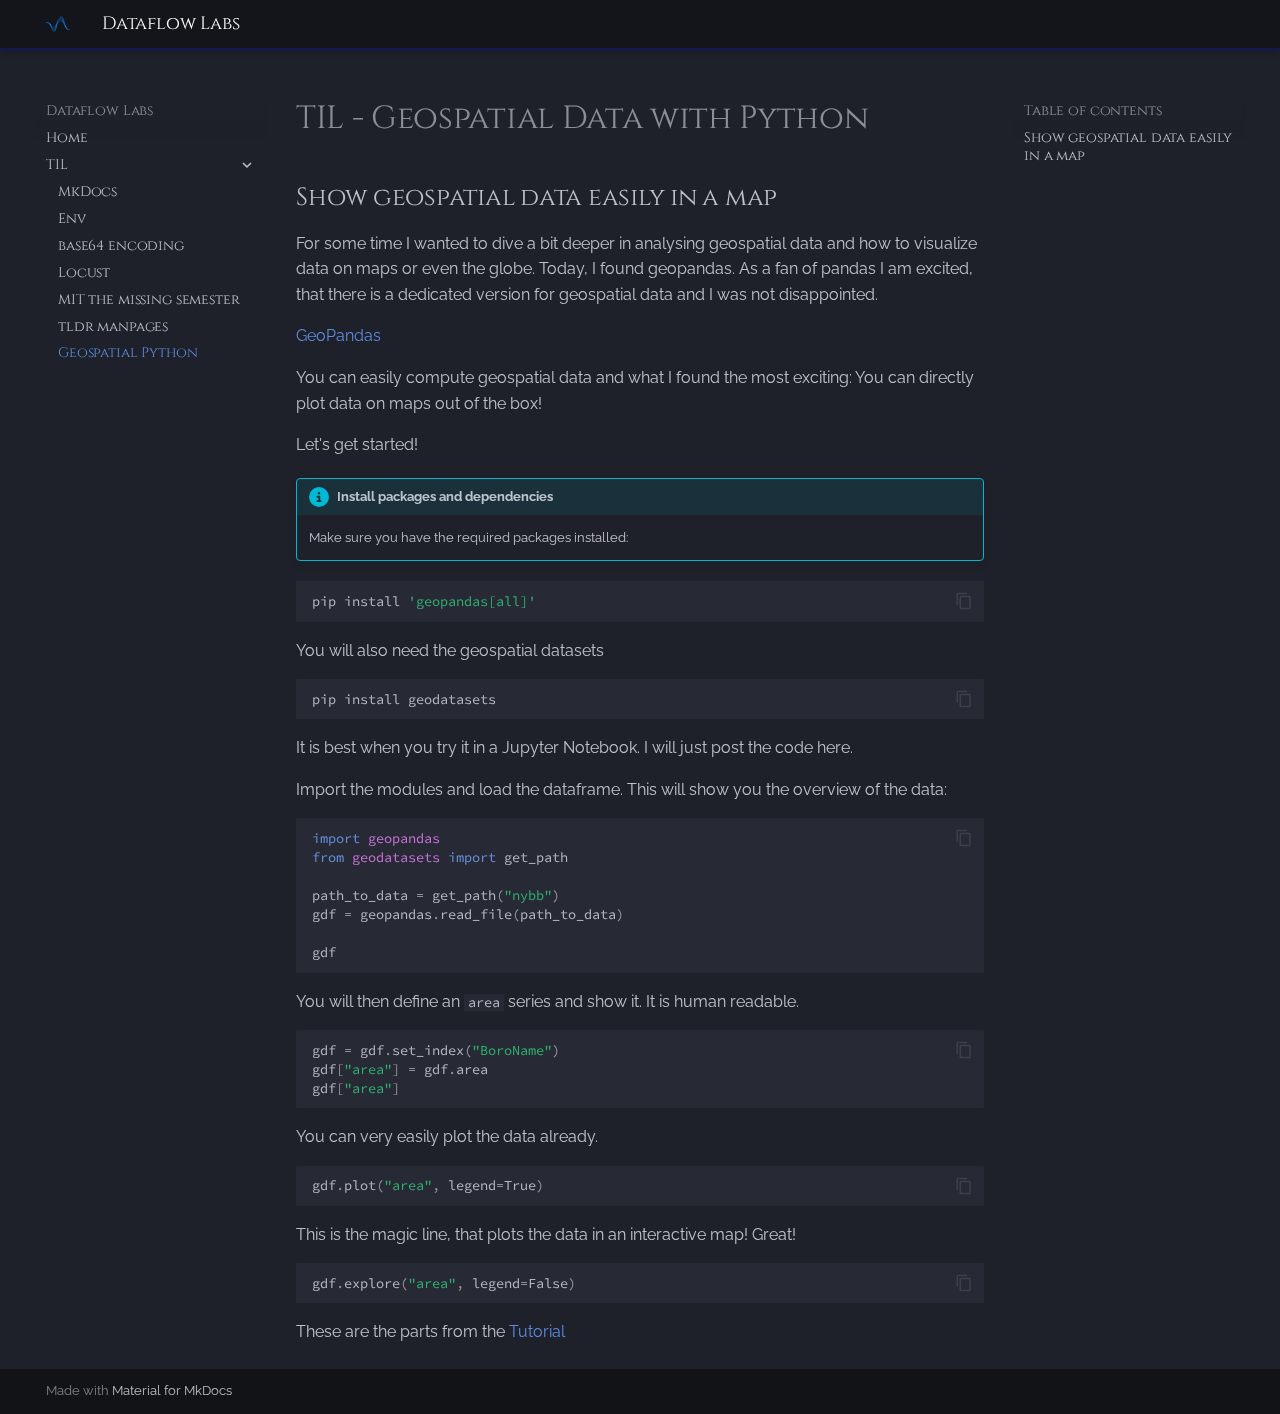
<file: til/geopython/index.html>
<!doctype html>
<html lang="en" class="no-js">
  <head>
    
      <meta charset="utf-8">
      <meta name="viewport" content="width=device-width,initial-scale=1">
      
      
      
      
        <link rel="prev" href="../tldr-man/">
      
      
      
      <link rel="icon" href="../../img/favicon.ico">
      <meta name="generator" content="mkdocs-1.6.0, mkdocs-material-9.5.19">
    
    
      
        <title>Geospatial Python - Dataflow Labs</title>
      
    
    
      <link rel="stylesheet" href="../../assets/stylesheets/main.66ac8b77.min.css">
      
        
        <link rel="stylesheet" href="../../assets/stylesheets/palette.06af60db.min.css">
      
      
  
  
    
    
  
    
    
  
    
    
  
    
    
  
    
    
  
    
    
  
    
    
  
    
    
  
    
    
  
    
    
  
    
    
  
    
    
  
  
  <style>:root{--md-admonition-icon--note:url('data:image/svg+xml;charset=utf-8,<svg xmlns="http://www.w3.org/2000/svg" viewBox="0 0 448 512"><!--! Font Awesome Free 6.5.2 by @fontawesome - https://fontawesome.com License - https://fontawesome.com/license/free (Icons: CC BY 4.0, Fonts: SIL OFL 1.1, Code: MIT License) Copyright 2024 Fonticons, Inc.--><path d="M64 32C28.7 32 0 60.7 0 96v320c0 35.3 28.7 64 64 64h224V368c0-26.5 21.5-48 48-48h112V96c0-35.3-28.7-64-64-64H64zm384 320H336c-8.8 0-16 7.2-16 16v112l32-32 64-64 32-32z"/></svg>');--md-admonition-icon--abstract:url('data:image/svg+xml;charset=utf-8,<svg xmlns="http://www.w3.org/2000/svg" viewBox="0 0 448 512"><!--! Font Awesome Free 6.5.2 by @fontawesome - https://fontawesome.com License - https://fontawesome.com/license/free (Icons: CC BY 4.0, Fonts: SIL OFL 1.1, Code: MIT License) Copyright 2024 Fonticons, Inc.--><path d="M96 0C43 0 0 43 0 96v320c0 53 43 96 96 96h320c17.7 0 32-14.3 32-32s-14.3-32-32-32v-64c17.7 0 32-14.3 32-32V32c0-17.7-14.3-32-32-32H96zm0 384h256v64H96c-17.7 0-32-14.3-32-32s14.3-32 32-32zm32-240c0-8.8 7.2-16 16-16h192c8.8 0 16 7.2 16 16s-7.2 16-16 16H144c-8.8 0-16-7.2-16-16zm16 48h192c8.8 0 16 7.2 16 16s-7.2 16-16 16H144c-8.8 0-16-7.2-16-16s7.2-16 16-16z"/></svg>');--md-admonition-icon--info:url('data:image/svg+xml;charset=utf-8,<svg xmlns="http://www.w3.org/2000/svg" viewBox="0 0 512 512"><!--! Font Awesome Free 6.5.2 by @fontawesome - https://fontawesome.com License - https://fontawesome.com/license/free (Icons: CC BY 4.0, Fonts: SIL OFL 1.1, Code: MIT License) Copyright 2024 Fonticons, Inc.--><path d="M256 512a256 256 0 1 0 0-512 256 256 0 1 0 0 512zm-40-176h24v-64h-24c-13.3 0-24-10.7-24-24s10.7-24 24-24h48c13.3 0 24 10.7 24 24v88h8c13.3 0 24 10.7 24 24s-10.7 24-24 24h-80c-13.3 0-24-10.7-24-24s10.7-24 24-24zm40-208a32 32 0 1 1 0 64 32 32 0 1 1 0-64z"/></svg>');--md-admonition-icon--tip:url('data:image/svg+xml;charset=utf-8,<svg xmlns="http://www.w3.org/2000/svg" viewBox="0 0 512 512"><!--! Font Awesome Free 6.5.2 by @fontawesome - https://fontawesome.com License - https://fontawesome.com/license/free (Icons: CC BY 4.0, Fonts: SIL OFL 1.1, Code: MIT License) Copyright 2024 Fonticons, Inc.--><path d="M480 32c0-12.9-7.8-24.6-19.8-29.6S434.5.2 425.3 9.3L381.7 53c-48 48-113.1 75-181 75H64c-35.3 0-64 28.7-64 64v96c0 35.3 28.7 64 64 64v128c0 17.7 14.3 32 32 32h64c17.7 0 32-14.3 32-32V352h8.7c67.9 0 133 27 181 75l43.6 43.6c9.2 9.2 22.9 11.9 34.9 6.9s19.8-16.6 19.8-29.6V300.4c18.6-8.8 32-32.5 32-60.4s-13.4-51.6-32-60.4V32zm-64 76.7v262.6C357.2 317.8 280.5 288 200.7 288H192v-96h8.7c79.8 0 156.5-29.8 215.3-83.3z"/></svg>');--md-admonition-icon--success:url('data:image/svg+xml;charset=utf-8,<svg xmlns="http://www.w3.org/2000/svg" viewBox="0 0 448 512"><!--! Font Awesome Free 6.5.2 by @fontawesome - https://fontawesome.com License - https://fontawesome.com/license/free (Icons: CC BY 4.0, Fonts: SIL OFL 1.1, Code: MIT License) Copyright 2024 Fonticons, Inc.--><path d="M438.6 105.4c12.5 12.5 12.5 32.8 0 45.3l-256 256c-12.5 12.5-32.8 12.5-45.3 0l-128-128c-12.5-12.5-12.5-32.8 0-45.3s32.8-12.5 45.3 0L160 338.7l233.4-233.3c12.5-12.5 32.8-12.5 45.3 0z"/></svg>');--md-admonition-icon--question:url('data:image/svg+xml;charset=utf-8,<svg xmlns="http://www.w3.org/2000/svg" viewBox="0 0 512 512"><!--! Font Awesome Free 6.5.2 by @fontawesome - https://fontawesome.com License - https://fontawesome.com/license/free (Icons: CC BY 4.0, Fonts: SIL OFL 1.1, Code: MIT License) Copyright 2024 Fonticons, Inc.--><path d="M256 512a256 256 0 1 0 0-512 256 256 0 1 0 0 512zm-86.2-346.7c7.9-22.3 29.1-37.3 52.8-37.3h58.3c34.9 0 63.1 28.3 63.1 63.1 0 22.6-12.1 43.5-31.7 54.8L280 264.4c-.2 13-10.9 23.6-24 23.6-13.3 0-24-10.7-24-24v-13.5c0-8.6 4.6-16.5 12.1-20.8l44.3-25.4c4.7-2.7 7.6-7.7 7.6-13.1 0-8.4-6.8-15.1-15.1-15.1h-58.3c-3.4 0-6.4 2.1-7.5 5.3l-.4 1.2c-4.4 12.5-18.2 19-30.6 14.6s-19-18.2-14.6-30.6l.4-1.2zM224 352a32 32 0 1 1 64 0 32 32 0 1 1-64 0z"/></svg>');--md-admonition-icon--warning:url('data:image/svg+xml;charset=utf-8,<svg xmlns="http://www.w3.org/2000/svg" viewBox="0 0 512 512"><!--! Font Awesome Free 6.5.2 by @fontawesome - https://fontawesome.com License - https://fontawesome.com/license/free (Icons: CC BY 4.0, Fonts: SIL OFL 1.1, Code: MIT License) Copyright 2024 Fonticons, Inc.--><path d="M256 32c14.2 0 27.3 7.5 34.5 19.8l216 368c7.3 12.4 7.3 27.7.2 40.1S486.3 480 472 480H40c-14.3 0-27.6-7.7-34.7-20.1s-7-27.8.2-40.1l216-368C228.7 39.5 241.8 32 256 32zm0 128c-13.3 0-24 10.7-24 24v112c0 13.3 10.7 24 24 24s24-10.7 24-24V184c0-13.3-10.7-24-24-24zm32 224a32 32 0 1 0-64 0 32 32 0 1 0 64 0z"/></svg>');--md-admonition-icon--failure:url('data:image/svg+xml;charset=utf-8,<svg xmlns="http://www.w3.org/2000/svg" viewBox="0 0 512 512"><!--! Font Awesome Free 6.5.2 by @fontawesome - https://fontawesome.com License - https://fontawesome.com/license/free (Icons: CC BY 4.0, Fonts: SIL OFL 1.1, Code: MIT License) Copyright 2024 Fonticons, Inc.--><path d="M459.1 52.4 442.6 6.5c-1.9-3.9-6.1-6.5-10.5-6.5s-8.5 2.6-10.4 6.5l-16.5 45.9-46 16.8c-4.3 1.6-7.3 5.9-7.2 10.4 0 4.5 3 8.7 7.2 10.2l45.7 16.8 16.8 45.8c1.5 4.4 5.8 7.5 10.4 7.5s8.9-3.1 10.4-7.5l16.5-45.8 45.7-16.8c4.2-1.5 7.2-5.7 7.2-10.2 0-4.6-3-8.9-7.2-10.4l-45.6-16.8zm-132.4 53c-12.5-12.5-32.8-12.5-45.3 0l-2.9 2.9c-22-8-45.8-12.3-70.5-12.3C93.1 96 0 189.1 0 304s93.1 208 208 208 208-93.1 208-208c0-24.7-4.3-48.5-12.2-70.5l2.9-2.9c12.5-12.5 12.5-32.8 0-45.3l-80-80zM200 192c-57.4 0-104 46.6-104 104v8c0 8.8-7.2 16-16 16s-16-7.2-16-16v-8c0-75.1 60.9-136 136-136h8c8.8 0 16 7.2 16 16s-7.2 16-16 16h-8z"/></svg>');--md-admonition-icon--danger:url('data:image/svg+xml;charset=utf-8,<svg xmlns="http://www.w3.org/2000/svg" viewBox="0 0 512 512"><!--! Font Awesome Free 6.5.2 by @fontawesome - https://fontawesome.com License - https://fontawesome.com/license/free (Icons: CC BY 4.0, Fonts: SIL OFL 1.1, Code: MIT License) Copyright 2024 Fonticons, Inc.--><path d="M416 398.9c58.5-41.1 96-104.1 96-174.9C512 100.3 397.4 0 256 0S0 100.3 0 224c0 70.7 37.5 133.8 96 174.9V464c0 26.5 21.5 48 48 48h48v-48c0-8.8 7.2-16 16-16s16 7.2 16 16v48h64v-48c0-8.8 7.2-16 16-16s16 7.2 16 16v48h48c26.5 0 48-21.5 48-48v-65.1zM96 256a64 64 0 1 1 128 0 64 64 0 1 1-128 0zm256-64a64 64 0 1 1 0 128 64 64 0 1 1 0-128z"/></svg>');--md-admonition-icon--bug:url('data:image/svg+xml;charset=utf-8,<svg xmlns="http://www.w3.org/2000/svg" viewBox="0 0 640 512"><!--! Font Awesome Free 6.5.2 by @fontawesome - https://fontawesome.com License - https://fontawesome.com/license/free (Icons: CC BY 4.0, Fonts: SIL OFL 1.1, Code: MIT License) Copyright 2024 Fonticons, Inc.--><path d="M320 0c17.7 0 32 14.3 32 32v64h120c39.8 0 72 32.2 72 72v272c0 39.8-32.2 72-72 72H168c-39.8 0-72-32.2-72-72V168c0-39.8 32.2-72 72-72h120V32c0-17.7 14.3-32 32-32zM208 384c-8.8 0-16 7.2-16 16s7.2 16 16 16h32c8.8 0 16-7.2 16-16s-7.2-16-16-16h-32zm96 0c-8.8 0-16 7.2-16 16s7.2 16 16 16h32c8.8 0 16-7.2 16-16s-7.2-16-16-16h-32zm96 0c-8.8 0-16 7.2-16 16s7.2 16 16 16h32c8.8 0 16-7.2 16-16s-7.2-16-16-16h-32zM264 256a40 40 0 1 0-80 0 40 40 0 1 0 80 0zm152 40a40 40 0 1 0 0-80 40 40 0 1 0 0 80zM48 224h16v192H48c-26.5 0-48-21.5-48-48v-96c0-26.5 21.5-48 48-48zm544 0c26.5 0 48 21.5 48 48v96c0 26.5-21.5 48-48 48h-16V224h16z"/></svg>');--md-admonition-icon--example:url('data:image/svg+xml;charset=utf-8,<svg xmlns="http://www.w3.org/2000/svg" viewBox="0 0 448 512"><!--! Font Awesome Free 6.5.2 by @fontawesome - https://fontawesome.com License - https://fontawesome.com/license/free (Icons: CC BY 4.0, Fonts: SIL OFL 1.1, Code: MIT License) Copyright 2024 Fonticons, Inc.--><path d="M288 0H128c-17.7 0-32 14.3-32 32s14.3 32 32 32v132.8c0 11.8-3.3 23.5-9.5 33.5L10.3 406.2C3.6 417.2 0 429.7 0 442.6 0 480.9 31.1 512 69.4 512h309.2c38.3 0 69.4-31.1 69.4-69.4 0-12.8-3.6-25.4-10.3-36.4L329.5 230.4c-6.2-10.1-9.5-21.7-9.5-33.5V64c17.7 0 32-14.3 32-32S337.7 0 320 0h-32zm-96 196.8V64h64v132.8c0 23.7 6.6 46.9 19 67.1l34.5 56.1h-171l34.5-56.1c12.4-20.2 19-43.4 19-67.1z"/></svg>');--md-admonition-icon--quote:url('data:image/svg+xml;charset=utf-8,<svg xmlns="http://www.w3.org/2000/svg" viewBox="0 0 448 512"><!--! Font Awesome Free 6.5.2 by @fontawesome - https://fontawesome.com License - https://fontawesome.com/license/free (Icons: CC BY 4.0, Fonts: SIL OFL 1.1, Code: MIT License) Copyright 2024 Fonticons, Inc.--><path d="M0 216C0 149.7 53.7 96 120 96h8c17.7 0 32 14.3 32 32s-14.3 32-32 32h-8c-30.9 0-56 25.1-56 56v8h64c35.3 0 64 28.7 64 64v64c0 35.3-28.7 64-64 64H64c-35.3 0-64-28.7-64-64V216zm256 0c0-66.3 53.7-120 120-120h8c17.7 0 32 14.3 32 32s-14.3 32-32 32h-8c-30.9 0-56 25.1-56 56v8h64c35.3 0 64 28.7 64 64v64c0 35.3-28.7 64-64 64h-64c-35.3 0-64-28.7-64-64V216z"/></svg>');}</style>



    
    
      
    
    
      
        
        
        
        <link rel="stylesheet" href="../../assets/external/fonts.googleapis.com/css.60779c7a.css">
        <style>:root{--md-text-font:"Raleway";--md-code-font:"Source Code Pro"}</style>
      
    
    
      <link rel="stylesheet" href="../../stylesheets/extra.css">
    
    <script>__md_scope=new URL("../..",location),__md_hash=e=>[...e].reduce((e,_)=>(e<<5)-e+_.charCodeAt(0),0),__md_get=(e,_=localStorage,t=__md_scope)=>JSON.parse(_.getItem(t.pathname+"."+e)),__md_set=(e,_,t=localStorage,a=__md_scope)=>{try{t.setItem(a.pathname+"."+e,JSON.stringify(_))}catch(e){}}</script>
    
      

    
    
    
  </head>
  
  
    
    
    
    
    
    <body dir="ltr" data-md-color-scheme="slate" data-md-color-primary="black" data-md-color-accent="indigo">
  
    
    <input class="md-toggle" data-md-toggle="drawer" type="checkbox" id="__drawer" autocomplete="off">
    <input class="md-toggle" data-md-toggle="search" type="checkbox" id="__search" autocomplete="off">
    <label class="md-overlay" for="__drawer"></label>
    <div data-md-component="skip">
      
        
        <a href="#til-geospatial-data-with-python" class="md-skip">
          Skip to content
        </a>
      
    </div>
    <div data-md-component="announce">
      
    </div>
    
    
      

  

<header class="md-header md-header--shadow" data-md-component="header">
  <nav class="md-header__inner md-grid" aria-label="Header">
    <a href="../.." title="Dataflow Labs" class="md-header__button md-logo" aria-label="Dataflow Labs" data-md-component="logo">
      
  <img src="../../img/dataflow-wave.svg" alt="logo">

    </a>
    <label class="md-header__button md-icon" for="__drawer">
      
      <svg xmlns="http://www.w3.org/2000/svg" viewBox="0 0 24 24"><path d="M3 6h18v2H3V6m0 5h18v2H3v-2m0 5h18v2H3v-2Z"/></svg>
    </label>
    <div class="md-header__title" data-md-component="header-title">
      <div class="md-header__ellipsis">
        <div class="md-header__topic">
          <span class="md-ellipsis">
            Dataflow Labs
          </span>
        </div>
        <div class="md-header__topic" data-md-component="header-topic">
          <span class="md-ellipsis">
            
              Geospatial Python
            
          </span>
        </div>
      </div>
    </div>
    
      
    
    
    
    
    
  </nav>
  
</header>
    
    <div class="md-container" data-md-component="container">
      
      
        
          
        
      
      <main class="md-main" data-md-component="main">
        <div class="md-main__inner md-grid">
          
            
              
              <div class="md-sidebar md-sidebar--primary" data-md-component="sidebar" data-md-type="navigation" >
                <div class="md-sidebar__scrollwrap">
                  <div class="md-sidebar__inner">
                    



<nav class="md-nav md-nav--primary" aria-label="Navigation" data-md-level="0">
  <label class="md-nav__title" for="__drawer">
    <a href="../.." title="Dataflow Labs" class="md-nav__button md-logo" aria-label="Dataflow Labs" data-md-component="logo">
      
  <img src="../../img/dataflow-wave.svg" alt="logo">

    </a>
    Dataflow Labs
  </label>
  
  <ul class="md-nav__list" data-md-scrollfix>
    
      
      
  
  
  
  
    <li class="md-nav__item">
      <a href="../.." class="md-nav__link">
        
  
  <span class="md-ellipsis">
    Home
  </span>
  

      </a>
    </li>
  

    
      
      
  
  
    
  
  
  
    
    
    
    
    <li class="md-nav__item md-nav__item--active md-nav__item--nested">
      
        
        
        <input class="md-nav__toggle md-toggle " type="checkbox" id="__nav_2" checked>
        
          
          <label class="md-nav__link" for="__nav_2" id="__nav_2_label" tabindex="0">
            
  
  <span class="md-ellipsis">
    TIL
  </span>
  

            <span class="md-nav__icon md-icon"></span>
          </label>
        
        <nav class="md-nav" data-md-level="1" aria-labelledby="__nav_2_label" aria-expanded="true">
          <label class="md-nav__title" for="__nav_2">
            <span class="md-nav__icon md-icon"></span>
            TIL
          </label>
          <ul class="md-nav__list" data-md-scrollfix>
            
              
                
  
  
  
  
    <li class="md-nav__item">
      <a href="../mkdocs-til/" class="md-nav__link">
        
  
  <span class="md-ellipsis">
    MkDocs
  </span>
  

      </a>
    </li>
  

              
            
              
                
  
  
  
  
    <li class="md-nav__item">
      <a href="../env-til/" class="md-nav__link">
        
  
  <span class="md-ellipsis">
    Env
  </span>
  

      </a>
    </li>
  

              
            
              
                
  
  
  
  
    <li class="md-nav__item">
      <a href="../base-encoding/" class="md-nav__link">
        
  
  <span class="md-ellipsis">
    base64 encoding
  </span>
  

      </a>
    </li>
  

              
            
              
                
  
  
  
  
    <li class="md-nav__item">
      <a href="../locust/" class="md-nav__link">
        
  
  <span class="md-ellipsis">
    Locust
  </span>
  

      </a>
    </li>
  

              
            
              
                
  
  
  
  
    <li class="md-nav__item">
      <a href="../mit-missing/" class="md-nav__link">
        
  
  <span class="md-ellipsis">
    MIT the missing semester
  </span>
  

      </a>
    </li>
  

              
            
              
                
  
  
  
  
    <li class="md-nav__item">
      <a href="../tldr-man/" class="md-nav__link">
        
  
  <span class="md-ellipsis">
    tldr manpages
  </span>
  

      </a>
    </li>
  

              
            
              
                
  
  
    
  
  
  
    <li class="md-nav__item md-nav__item--active">
      
      <input class="md-nav__toggle md-toggle" type="checkbox" id="__toc">
      
      
        
      
      
        <label class="md-nav__link md-nav__link--active" for="__toc">
          
  
  <span class="md-ellipsis">
    Geospatial Python
  </span>
  

          <span class="md-nav__icon md-icon"></span>
        </label>
      
      <a href="./" class="md-nav__link md-nav__link--active">
        
  
  <span class="md-ellipsis">
    Geospatial Python
  </span>
  

      </a>
      
        

<nav class="md-nav md-nav--secondary" aria-label="Table of contents">
  
  
  
    
  
  
    <label class="md-nav__title" for="__toc">
      <span class="md-nav__icon md-icon"></span>
      Table of contents
    </label>
    <ul class="md-nav__list" data-md-component="toc" data-md-scrollfix>
      
        <li class="md-nav__item">
  <a href="#show-geospatial-data-easily-in-a-map" class="md-nav__link">
    <span class="md-ellipsis">
      Show geospatial data easily in a map
    </span>
  </a>
  
</li>
      
    </ul>
  
</nav>
      
    </li>
  

              
            
          </ul>
        </nav>
      
    </li>
  

    
  </ul>
</nav>
                  </div>
                </div>
              </div>
            
            
              
              <div class="md-sidebar md-sidebar--secondary" data-md-component="sidebar" data-md-type="toc" >
                <div class="md-sidebar__scrollwrap">
                  <div class="md-sidebar__inner">
                    

<nav class="md-nav md-nav--secondary" aria-label="Table of contents">
  
  
  
    
  
  
    <label class="md-nav__title" for="__toc">
      <span class="md-nav__icon md-icon"></span>
      Table of contents
    </label>
    <ul class="md-nav__list" data-md-component="toc" data-md-scrollfix>
      
        <li class="md-nav__item">
  <a href="#show-geospatial-data-easily-in-a-map" class="md-nav__link">
    <span class="md-ellipsis">
      Show geospatial data easily in a map
    </span>
  </a>
  
</li>
      
    </ul>
  
</nav>
                  </div>
                </div>
              </div>
            
          
          
            <div class="md-content" data-md-component="content">
              <article class="md-content__inner md-typeset">
                
                  


<h1 id="til-geospatial-data-with-python">TIL - Geospatial Data with Python</h1>
<h2 id="show-geospatial-data-easily-in-a-map">Show geospatial data easily in a map</h2>
<p>For some time I wanted to dive a bit deeper in analysing geospatial data and
how to visualize data on maps or even the globe. 
Today, I found geopandas. As a fan of pandas I am excited, that there is 
a dedicated version for geospatial data and I was not disappointed. </p>
<p><a href="https://geopandas.org/">GeoPandas</a></p>
<p>You can easily compute geospatial data and what I found the most exciting:
You can directly plot data on maps out of the box!</p>
<p>Let's get started!</p>
<div class="admonition info">
<p class="admonition-title">Install packages and dependencies</p>
<p>Make sure you have the required packages installed:</p>
</div>
<div class="language-bash highlight"><pre><span></span><code><span id="__span-0-1"><a id="__codelineno-0-1" name="__codelineno-0-1" href="#__codelineno-0-1"></a>pip<span class="w"> </span>install<span class="w"> </span><span class="s1">&#39;geopandas[all]&#39;</span>
</span></code></pre></div>
<p>You will also need the geospatial datasets</p>
<div class="language-bash highlight"><pre><span></span><code><span id="__span-1-1"><a id="__codelineno-1-1" name="__codelineno-1-1" href="#__codelineno-1-1"></a>pip<span class="w"> </span>install<span class="w"> </span>geodatasets
</span></code></pre></div>
<p>It is best when you try it in a Jupyter Notebook. 
I will just post the code here.</p>
<p>Import the modules and load the dataframe. This will show you 
the overview of the data:</p>
<div class="language-python highlight"><pre><span></span><code><span id="__span-2-1"><a id="__codelineno-2-1" name="__codelineno-2-1" href="#__codelineno-2-1"></a><span class="kn">import</span> <span class="nn">geopandas</span>
</span><span id="__span-2-2"><a id="__codelineno-2-2" name="__codelineno-2-2" href="#__codelineno-2-2"></a><span class="kn">from</span> <span class="nn">geodatasets</span> <span class="kn">import</span> <span class="n">get_path</span>
</span><span id="__span-2-3"><a id="__codelineno-2-3" name="__codelineno-2-3" href="#__codelineno-2-3"></a>
</span><span id="__span-2-4"><a id="__codelineno-2-4" name="__codelineno-2-4" href="#__codelineno-2-4"></a><span class="n">path_to_data</span> <span class="o">=</span> <span class="n">get_path</span><span class="p">(</span><span class="s2">&quot;nybb&quot;</span><span class="p">)</span>
</span><span id="__span-2-5"><a id="__codelineno-2-5" name="__codelineno-2-5" href="#__codelineno-2-5"></a><span class="n">gdf</span> <span class="o">=</span> <span class="n">geopandas</span><span class="o">.</span><span class="n">read_file</span><span class="p">(</span><span class="n">path_to_data</span><span class="p">)</span>
</span><span id="__span-2-6"><a id="__codelineno-2-6" name="__codelineno-2-6" href="#__codelineno-2-6"></a>
</span><span id="__span-2-7"><a id="__codelineno-2-7" name="__codelineno-2-7" href="#__codelineno-2-7"></a><span class="n">gdf</span>
</span></code></pre></div>
<p>You will then define an <code>area</code> series and show it. 
It is human readable.</p>
<div class="language-python highlight"><pre><span></span><code><span id="__span-3-1"><a id="__codelineno-3-1" name="__codelineno-3-1" href="#__codelineno-3-1"></a><span class="n">gdf</span> <span class="o">=</span> <span class="n">gdf</span><span class="o">.</span><span class="n">set_index</span><span class="p">(</span><span class="s2">&quot;BoroName&quot;</span><span class="p">)</span>
</span><span id="__span-3-2"><a id="__codelineno-3-2" name="__codelineno-3-2" href="#__codelineno-3-2"></a><span class="n">gdf</span><span class="p">[</span><span class="s2">&quot;area&quot;</span><span class="p">]</span> <span class="o">=</span> <span class="n">gdf</span><span class="o">.</span><span class="n">area</span>
</span><span id="__span-3-3"><a id="__codelineno-3-3" name="__codelineno-3-3" href="#__codelineno-3-3"></a><span class="n">gdf</span><span class="p">[</span><span class="s2">&quot;area&quot;</span><span class="p">]</span>
</span></code></pre></div>
<p>You can very easily plot the data already. </p>
<div class="language-python highlight"><pre><span></span><code><span id="__span-4-1"><a id="__codelineno-4-1" name="__codelineno-4-1" href="#__codelineno-4-1"></a><span class="n">gdf</span><span class="o">.</span><span class="n">plot</span><span class="p">(</span><span class="s2">&quot;area&quot;</span><span class="p">,</span> <span class="n">legend</span><span class="o">=</span><span class="kc">True</span><span class="p">)</span>
</span></code></pre></div>
<p>This is the magic line, that plots the data in an 
interactive map! Great!</p>
<div class="language-python highlight"><pre><span></span><code><span id="__span-5-1"><a id="__codelineno-5-1" name="__codelineno-5-1" href="#__codelineno-5-1"></a><span class="n">gdf</span><span class="o">.</span><span class="n">explore</span><span class="p">(</span><span class="s2">&quot;area&quot;</span><span class="p">,</span> <span class="n">legend</span><span class="o">=</span><span class="kc">False</span><span class="p">)</span>
</span></code></pre></div>
<p>These are the parts from the <a href="https://geopandas.org/en/stable/getting_started/introduction.html">Tutorial</a></p>












                
              </article>
            </div>
          
          
<script>var target=document.getElementById(location.hash.slice(1));target&&target.name&&(target.checked=target.name.startsWith("__tabbed_"))</script>
        </div>
        
      </main>
      
        <footer class="md-footer">
  
  <div class="md-footer-meta md-typeset">
    <div class="md-footer-meta__inner md-grid">
      <div class="md-copyright">
  
  
    Made with
    <a href="https://squidfunk.github.io/mkdocs-material/" target="_blank" rel="noopener">
      Material for MkDocs
    </a>
  
</div>
      
    </div>
  </div>
</footer>
      
    </div>
    <div class="md-dialog" data-md-component="dialog">
      <div class="md-dialog__inner md-typeset"></div>
    </div>
    
    
    <script id="__config" type="application/json">{"base": "../..", "features": ["content.code.copy"], "search": "../../assets/javascripts/workers/search.b8dbb3d2.min.js", "translations": {"clipboard.copied": "Copied to clipboard", "clipboard.copy": "Copy to clipboard", "search.result.more.one": "1 more on this page", "search.result.more.other": "# more on this page", "search.result.none": "No matching documents", "search.result.one": "1 matching document", "search.result.other": "# matching documents", "search.result.placeholder": "Type to start searching", "search.result.term.missing": "Missing", "select.version": "Select version"}}</script>
    
    
      <script src="../../assets/javascripts/bundle.dd8806f2.min.js"></script>
      
        <script src="../../assets/external/unpkg.com/mermaid@10.7.0/dist/mermaid.min.js"></script>
      
    
  </body>
</html>
</file>
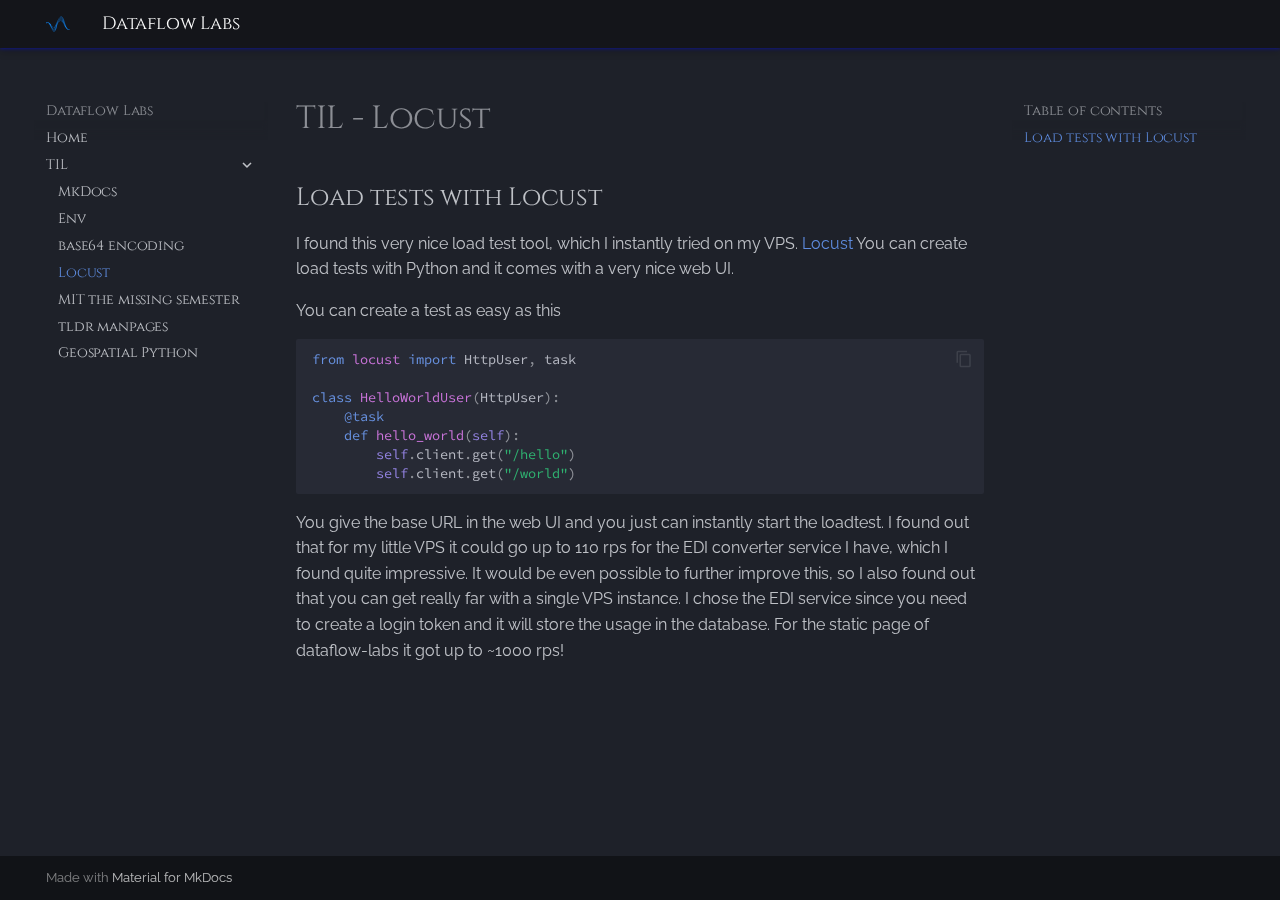
<file: til/locust/index.html>
<!doctype html>
<html lang="en" class="no-js">
  <head>
    
      <meta charset="utf-8">
      <meta name="viewport" content="width=device-width,initial-scale=1">
      
      
      
      
        <link rel="prev" href="../base-encoding/">
      
      
        <link rel="next" href="../mit-missing/">
      
      
      <link rel="icon" href="../../img/favicon.ico">
      <meta name="generator" content="mkdocs-1.6.0, mkdocs-material-9.5.19">
    
    
      
        <title>Locust - Dataflow Labs</title>
      
    
    
      <link rel="stylesheet" href="../../assets/stylesheets/main.66ac8b77.min.css">
      
        
        <link rel="stylesheet" href="../../assets/stylesheets/palette.06af60db.min.css">
      
      
  
  
    
    
  
    
    
  
    
    
  
    
    
  
    
    
  
    
    
  
    
    
  
    
    
  
    
    
  
    
    
  
    
    
  
    
    
  
  
  <style>:root{--md-admonition-icon--note:url('data:image/svg+xml;charset=utf-8,<svg xmlns="http://www.w3.org/2000/svg" viewBox="0 0 448 512"><!--! Font Awesome Free 6.5.2 by @fontawesome - https://fontawesome.com License - https://fontawesome.com/license/free (Icons: CC BY 4.0, Fonts: SIL OFL 1.1, Code: MIT License) Copyright 2024 Fonticons, Inc.--><path d="M64 32C28.7 32 0 60.7 0 96v320c0 35.3 28.7 64 64 64h224V368c0-26.5 21.5-48 48-48h112V96c0-35.3-28.7-64-64-64H64zm384 320H336c-8.8 0-16 7.2-16 16v112l32-32 64-64 32-32z"/></svg>');--md-admonition-icon--abstract:url('data:image/svg+xml;charset=utf-8,<svg xmlns="http://www.w3.org/2000/svg" viewBox="0 0 448 512"><!--! Font Awesome Free 6.5.2 by @fontawesome - https://fontawesome.com License - https://fontawesome.com/license/free (Icons: CC BY 4.0, Fonts: SIL OFL 1.1, Code: MIT License) Copyright 2024 Fonticons, Inc.--><path d="M96 0C43 0 0 43 0 96v320c0 53 43 96 96 96h320c17.7 0 32-14.3 32-32s-14.3-32-32-32v-64c17.7 0 32-14.3 32-32V32c0-17.7-14.3-32-32-32H96zm0 384h256v64H96c-17.7 0-32-14.3-32-32s14.3-32 32-32zm32-240c0-8.8 7.2-16 16-16h192c8.8 0 16 7.2 16 16s-7.2 16-16 16H144c-8.8 0-16-7.2-16-16zm16 48h192c8.8 0 16 7.2 16 16s-7.2 16-16 16H144c-8.8 0-16-7.2-16-16s7.2-16 16-16z"/></svg>');--md-admonition-icon--info:url('data:image/svg+xml;charset=utf-8,<svg xmlns="http://www.w3.org/2000/svg" viewBox="0 0 512 512"><!--! Font Awesome Free 6.5.2 by @fontawesome - https://fontawesome.com License - https://fontawesome.com/license/free (Icons: CC BY 4.0, Fonts: SIL OFL 1.1, Code: MIT License) Copyright 2024 Fonticons, Inc.--><path d="M256 512a256 256 0 1 0 0-512 256 256 0 1 0 0 512zm-40-176h24v-64h-24c-13.3 0-24-10.7-24-24s10.7-24 24-24h48c13.3 0 24 10.7 24 24v88h8c13.3 0 24 10.7 24 24s-10.7 24-24 24h-80c-13.3 0-24-10.7-24-24s10.7-24 24-24zm40-208a32 32 0 1 1 0 64 32 32 0 1 1 0-64z"/></svg>');--md-admonition-icon--tip:url('data:image/svg+xml;charset=utf-8,<svg xmlns="http://www.w3.org/2000/svg" viewBox="0 0 512 512"><!--! Font Awesome Free 6.5.2 by @fontawesome - https://fontawesome.com License - https://fontawesome.com/license/free (Icons: CC BY 4.0, Fonts: SIL OFL 1.1, Code: MIT License) Copyright 2024 Fonticons, Inc.--><path d="M480 32c0-12.9-7.8-24.6-19.8-29.6S434.5.2 425.3 9.3L381.7 53c-48 48-113.1 75-181 75H64c-35.3 0-64 28.7-64 64v96c0 35.3 28.7 64 64 64v128c0 17.7 14.3 32 32 32h64c17.7 0 32-14.3 32-32V352h8.7c67.9 0 133 27 181 75l43.6 43.6c9.2 9.2 22.9 11.9 34.9 6.9s19.8-16.6 19.8-29.6V300.4c18.6-8.8 32-32.5 32-60.4s-13.4-51.6-32-60.4V32zm-64 76.7v262.6C357.2 317.8 280.5 288 200.7 288H192v-96h8.7c79.8 0 156.5-29.8 215.3-83.3z"/></svg>');--md-admonition-icon--success:url('data:image/svg+xml;charset=utf-8,<svg xmlns="http://www.w3.org/2000/svg" viewBox="0 0 448 512"><!--! Font Awesome Free 6.5.2 by @fontawesome - https://fontawesome.com License - https://fontawesome.com/license/free (Icons: CC BY 4.0, Fonts: SIL OFL 1.1, Code: MIT License) Copyright 2024 Fonticons, Inc.--><path d="M438.6 105.4c12.5 12.5 12.5 32.8 0 45.3l-256 256c-12.5 12.5-32.8 12.5-45.3 0l-128-128c-12.5-12.5-12.5-32.8 0-45.3s32.8-12.5 45.3 0L160 338.7l233.4-233.3c12.5-12.5 32.8-12.5 45.3 0z"/></svg>');--md-admonition-icon--question:url('data:image/svg+xml;charset=utf-8,<svg xmlns="http://www.w3.org/2000/svg" viewBox="0 0 512 512"><!--! Font Awesome Free 6.5.2 by @fontawesome - https://fontawesome.com License - https://fontawesome.com/license/free (Icons: CC BY 4.0, Fonts: SIL OFL 1.1, Code: MIT License) Copyright 2024 Fonticons, Inc.--><path d="M256 512a256 256 0 1 0 0-512 256 256 0 1 0 0 512zm-86.2-346.7c7.9-22.3 29.1-37.3 52.8-37.3h58.3c34.9 0 63.1 28.3 63.1 63.1 0 22.6-12.1 43.5-31.7 54.8L280 264.4c-.2 13-10.9 23.6-24 23.6-13.3 0-24-10.7-24-24v-13.5c0-8.6 4.6-16.5 12.1-20.8l44.3-25.4c4.7-2.7 7.6-7.7 7.6-13.1 0-8.4-6.8-15.1-15.1-15.1h-58.3c-3.4 0-6.4 2.1-7.5 5.3l-.4 1.2c-4.4 12.5-18.2 19-30.6 14.6s-19-18.2-14.6-30.6l.4-1.2zM224 352a32 32 0 1 1 64 0 32 32 0 1 1-64 0z"/></svg>');--md-admonition-icon--warning:url('data:image/svg+xml;charset=utf-8,<svg xmlns="http://www.w3.org/2000/svg" viewBox="0 0 512 512"><!--! Font Awesome Free 6.5.2 by @fontawesome - https://fontawesome.com License - https://fontawesome.com/license/free (Icons: CC BY 4.0, Fonts: SIL OFL 1.1, Code: MIT License) Copyright 2024 Fonticons, Inc.--><path d="M256 32c14.2 0 27.3 7.5 34.5 19.8l216 368c7.3 12.4 7.3 27.7.2 40.1S486.3 480 472 480H40c-14.3 0-27.6-7.7-34.7-20.1s-7-27.8.2-40.1l216-368C228.7 39.5 241.8 32 256 32zm0 128c-13.3 0-24 10.7-24 24v112c0 13.3 10.7 24 24 24s24-10.7 24-24V184c0-13.3-10.7-24-24-24zm32 224a32 32 0 1 0-64 0 32 32 0 1 0 64 0z"/></svg>');--md-admonition-icon--failure:url('data:image/svg+xml;charset=utf-8,<svg xmlns="http://www.w3.org/2000/svg" viewBox="0 0 512 512"><!--! Font Awesome Free 6.5.2 by @fontawesome - https://fontawesome.com License - https://fontawesome.com/license/free (Icons: CC BY 4.0, Fonts: SIL OFL 1.1, Code: MIT License) Copyright 2024 Fonticons, Inc.--><path d="M459.1 52.4 442.6 6.5c-1.9-3.9-6.1-6.5-10.5-6.5s-8.5 2.6-10.4 6.5l-16.5 45.9-46 16.8c-4.3 1.6-7.3 5.9-7.2 10.4 0 4.5 3 8.7 7.2 10.2l45.7 16.8 16.8 45.8c1.5 4.4 5.8 7.5 10.4 7.5s8.9-3.1 10.4-7.5l16.5-45.8 45.7-16.8c4.2-1.5 7.2-5.7 7.2-10.2 0-4.6-3-8.9-7.2-10.4l-45.6-16.8zm-132.4 53c-12.5-12.5-32.8-12.5-45.3 0l-2.9 2.9c-22-8-45.8-12.3-70.5-12.3C93.1 96 0 189.1 0 304s93.1 208 208 208 208-93.1 208-208c0-24.7-4.3-48.5-12.2-70.5l2.9-2.9c12.5-12.5 12.5-32.8 0-45.3l-80-80zM200 192c-57.4 0-104 46.6-104 104v8c0 8.8-7.2 16-16 16s-16-7.2-16-16v-8c0-75.1 60.9-136 136-136h8c8.8 0 16 7.2 16 16s-7.2 16-16 16h-8z"/></svg>');--md-admonition-icon--danger:url('data:image/svg+xml;charset=utf-8,<svg xmlns="http://www.w3.org/2000/svg" viewBox="0 0 512 512"><!--! Font Awesome Free 6.5.2 by @fontawesome - https://fontawesome.com License - https://fontawesome.com/license/free (Icons: CC BY 4.0, Fonts: SIL OFL 1.1, Code: MIT License) Copyright 2024 Fonticons, Inc.--><path d="M416 398.9c58.5-41.1 96-104.1 96-174.9C512 100.3 397.4 0 256 0S0 100.3 0 224c0 70.7 37.5 133.8 96 174.9V464c0 26.5 21.5 48 48 48h48v-48c0-8.8 7.2-16 16-16s16 7.2 16 16v48h64v-48c0-8.8 7.2-16 16-16s16 7.2 16 16v48h48c26.5 0 48-21.5 48-48v-65.1zM96 256a64 64 0 1 1 128 0 64 64 0 1 1-128 0zm256-64a64 64 0 1 1 0 128 64 64 0 1 1 0-128z"/></svg>');--md-admonition-icon--bug:url('data:image/svg+xml;charset=utf-8,<svg xmlns="http://www.w3.org/2000/svg" viewBox="0 0 640 512"><!--! Font Awesome Free 6.5.2 by @fontawesome - https://fontawesome.com License - https://fontawesome.com/license/free (Icons: CC BY 4.0, Fonts: SIL OFL 1.1, Code: MIT License) Copyright 2024 Fonticons, Inc.--><path d="M320 0c17.7 0 32 14.3 32 32v64h120c39.8 0 72 32.2 72 72v272c0 39.8-32.2 72-72 72H168c-39.8 0-72-32.2-72-72V168c0-39.8 32.2-72 72-72h120V32c0-17.7 14.3-32 32-32zM208 384c-8.8 0-16 7.2-16 16s7.2 16 16 16h32c8.8 0 16-7.2 16-16s-7.2-16-16-16h-32zm96 0c-8.8 0-16 7.2-16 16s7.2 16 16 16h32c8.8 0 16-7.2 16-16s-7.2-16-16-16h-32zm96 0c-8.8 0-16 7.2-16 16s7.2 16 16 16h32c8.8 0 16-7.2 16-16s-7.2-16-16-16h-32zM264 256a40 40 0 1 0-80 0 40 40 0 1 0 80 0zm152 40a40 40 0 1 0 0-80 40 40 0 1 0 0 80zM48 224h16v192H48c-26.5 0-48-21.5-48-48v-96c0-26.5 21.5-48 48-48zm544 0c26.5 0 48 21.5 48 48v96c0 26.5-21.5 48-48 48h-16V224h16z"/></svg>');--md-admonition-icon--example:url('data:image/svg+xml;charset=utf-8,<svg xmlns="http://www.w3.org/2000/svg" viewBox="0 0 448 512"><!--! Font Awesome Free 6.5.2 by @fontawesome - https://fontawesome.com License - https://fontawesome.com/license/free (Icons: CC BY 4.0, Fonts: SIL OFL 1.1, Code: MIT License) Copyright 2024 Fonticons, Inc.--><path d="M288 0H128c-17.7 0-32 14.3-32 32s14.3 32 32 32v132.8c0 11.8-3.3 23.5-9.5 33.5L10.3 406.2C3.6 417.2 0 429.7 0 442.6 0 480.9 31.1 512 69.4 512h309.2c38.3 0 69.4-31.1 69.4-69.4 0-12.8-3.6-25.4-10.3-36.4L329.5 230.4c-6.2-10.1-9.5-21.7-9.5-33.5V64c17.7 0 32-14.3 32-32S337.7 0 320 0h-32zm-96 196.8V64h64v132.8c0 23.7 6.6 46.9 19 67.1l34.5 56.1h-171l34.5-56.1c12.4-20.2 19-43.4 19-67.1z"/></svg>');--md-admonition-icon--quote:url('data:image/svg+xml;charset=utf-8,<svg xmlns="http://www.w3.org/2000/svg" viewBox="0 0 448 512"><!--! Font Awesome Free 6.5.2 by @fontawesome - https://fontawesome.com License - https://fontawesome.com/license/free (Icons: CC BY 4.0, Fonts: SIL OFL 1.1, Code: MIT License) Copyright 2024 Fonticons, Inc.--><path d="M0 216C0 149.7 53.7 96 120 96h8c17.7 0 32 14.3 32 32s-14.3 32-32 32h-8c-30.9 0-56 25.1-56 56v8h64c35.3 0 64 28.7 64 64v64c0 35.3-28.7 64-64 64H64c-35.3 0-64-28.7-64-64V216zm256 0c0-66.3 53.7-120 120-120h8c17.7 0 32 14.3 32 32s-14.3 32-32 32h-8c-30.9 0-56 25.1-56 56v8h64c35.3 0 64 28.7 64 64v64c0 35.3-28.7 64-64 64h-64c-35.3 0-64-28.7-64-64V216z"/></svg>');}</style>



    
    
      
    
    
      
        
        
        
        <link rel="stylesheet" href="../../assets/external/fonts.googleapis.com/css.60779c7a.css">
        <style>:root{--md-text-font:"Raleway";--md-code-font:"Source Code Pro"}</style>
      
    
    
      <link rel="stylesheet" href="../../stylesheets/extra.css">
    
    <script>__md_scope=new URL("../..",location),__md_hash=e=>[...e].reduce((e,_)=>(e<<5)-e+_.charCodeAt(0),0),__md_get=(e,_=localStorage,t=__md_scope)=>JSON.parse(_.getItem(t.pathname+"."+e)),__md_set=(e,_,t=localStorage,a=__md_scope)=>{try{t.setItem(a.pathname+"."+e,JSON.stringify(_))}catch(e){}}</script>
    
      

    
    
    
  </head>
  
  
    
    
    
    
    
    <body dir="ltr" data-md-color-scheme="slate" data-md-color-primary="black" data-md-color-accent="indigo">
  
    
    <input class="md-toggle" data-md-toggle="drawer" type="checkbox" id="__drawer" autocomplete="off">
    <input class="md-toggle" data-md-toggle="search" type="checkbox" id="__search" autocomplete="off">
    <label class="md-overlay" for="__drawer"></label>
    <div data-md-component="skip">
      
        
        <a href="#til-locust" class="md-skip">
          Skip to content
        </a>
      
    </div>
    <div data-md-component="announce">
      
    </div>
    
    
      

  

<header class="md-header md-header--shadow" data-md-component="header">
  <nav class="md-header__inner md-grid" aria-label="Header">
    <a href="../.." title="Dataflow Labs" class="md-header__button md-logo" aria-label="Dataflow Labs" data-md-component="logo">
      
  <img src="../../img/dataflow-wave.svg" alt="logo">

    </a>
    <label class="md-header__button md-icon" for="__drawer">
      
      <svg xmlns="http://www.w3.org/2000/svg" viewBox="0 0 24 24"><path d="M3 6h18v2H3V6m0 5h18v2H3v-2m0 5h18v2H3v-2Z"/></svg>
    </label>
    <div class="md-header__title" data-md-component="header-title">
      <div class="md-header__ellipsis">
        <div class="md-header__topic">
          <span class="md-ellipsis">
            Dataflow Labs
          </span>
        </div>
        <div class="md-header__topic" data-md-component="header-topic">
          <span class="md-ellipsis">
            
              Locust
            
          </span>
        </div>
      </div>
    </div>
    
      
    
    
    
    
    
  </nav>
  
</header>
    
    <div class="md-container" data-md-component="container">
      
      
        
          
        
      
      <main class="md-main" data-md-component="main">
        <div class="md-main__inner md-grid">
          
            
              
              <div class="md-sidebar md-sidebar--primary" data-md-component="sidebar" data-md-type="navigation" >
                <div class="md-sidebar__scrollwrap">
                  <div class="md-sidebar__inner">
                    



<nav class="md-nav md-nav--primary" aria-label="Navigation" data-md-level="0">
  <label class="md-nav__title" for="__drawer">
    <a href="../.." title="Dataflow Labs" class="md-nav__button md-logo" aria-label="Dataflow Labs" data-md-component="logo">
      
  <img src="../../img/dataflow-wave.svg" alt="logo">

    </a>
    Dataflow Labs
  </label>
  
  <ul class="md-nav__list" data-md-scrollfix>
    
      
      
  
  
  
  
    <li class="md-nav__item">
      <a href="../.." class="md-nav__link">
        
  
  <span class="md-ellipsis">
    Home
  </span>
  

      </a>
    </li>
  

    
      
      
  
  
    
  
  
  
    
    
    
    
    <li class="md-nav__item md-nav__item--active md-nav__item--nested">
      
        
        
        <input class="md-nav__toggle md-toggle " type="checkbox" id="__nav_2" checked>
        
          
          <label class="md-nav__link" for="__nav_2" id="__nav_2_label" tabindex="0">
            
  
  <span class="md-ellipsis">
    TIL
  </span>
  

            <span class="md-nav__icon md-icon"></span>
          </label>
        
        <nav class="md-nav" data-md-level="1" aria-labelledby="__nav_2_label" aria-expanded="true">
          <label class="md-nav__title" for="__nav_2">
            <span class="md-nav__icon md-icon"></span>
            TIL
          </label>
          <ul class="md-nav__list" data-md-scrollfix>
            
              
                
  
  
  
  
    <li class="md-nav__item">
      <a href="../mkdocs-til/" class="md-nav__link">
        
  
  <span class="md-ellipsis">
    MkDocs
  </span>
  

      </a>
    </li>
  

              
            
              
                
  
  
  
  
    <li class="md-nav__item">
      <a href="../env-til/" class="md-nav__link">
        
  
  <span class="md-ellipsis">
    Env
  </span>
  

      </a>
    </li>
  

              
            
              
                
  
  
  
  
    <li class="md-nav__item">
      <a href="../base-encoding/" class="md-nav__link">
        
  
  <span class="md-ellipsis">
    base64 encoding
  </span>
  

      </a>
    </li>
  

              
            
              
                
  
  
    
  
  
  
    <li class="md-nav__item md-nav__item--active">
      
      <input class="md-nav__toggle md-toggle" type="checkbox" id="__toc">
      
      
        
      
      
        <label class="md-nav__link md-nav__link--active" for="__toc">
          
  
  <span class="md-ellipsis">
    Locust
  </span>
  

          <span class="md-nav__icon md-icon"></span>
        </label>
      
      <a href="./" class="md-nav__link md-nav__link--active">
        
  
  <span class="md-ellipsis">
    Locust
  </span>
  

      </a>
      
        

<nav class="md-nav md-nav--secondary" aria-label="Table of contents">
  
  
  
    
  
  
    <label class="md-nav__title" for="__toc">
      <span class="md-nav__icon md-icon"></span>
      Table of contents
    </label>
    <ul class="md-nav__list" data-md-component="toc" data-md-scrollfix>
      
        <li class="md-nav__item">
  <a href="#load-tests-with-locust" class="md-nav__link">
    <span class="md-ellipsis">
      Load tests with Locust
    </span>
  </a>
  
</li>
      
    </ul>
  
</nav>
      
    </li>
  

              
            
              
                
  
  
  
  
    <li class="md-nav__item">
      <a href="../mit-missing/" class="md-nav__link">
        
  
  <span class="md-ellipsis">
    MIT the missing semester
  </span>
  

      </a>
    </li>
  

              
            
              
                
  
  
  
  
    <li class="md-nav__item">
      <a href="../tldr-man/" class="md-nav__link">
        
  
  <span class="md-ellipsis">
    tldr manpages
  </span>
  

      </a>
    </li>
  

              
            
              
                
  
  
  
  
    <li class="md-nav__item">
      <a href="../geopython/" class="md-nav__link">
        
  
  <span class="md-ellipsis">
    Geospatial Python
  </span>
  

      </a>
    </li>
  

              
            
          </ul>
        </nav>
      
    </li>
  

    
  </ul>
</nav>
                  </div>
                </div>
              </div>
            
            
              
              <div class="md-sidebar md-sidebar--secondary" data-md-component="sidebar" data-md-type="toc" >
                <div class="md-sidebar__scrollwrap">
                  <div class="md-sidebar__inner">
                    

<nav class="md-nav md-nav--secondary" aria-label="Table of contents">
  
  
  
    
  
  
    <label class="md-nav__title" for="__toc">
      <span class="md-nav__icon md-icon"></span>
      Table of contents
    </label>
    <ul class="md-nav__list" data-md-component="toc" data-md-scrollfix>
      
        <li class="md-nav__item">
  <a href="#load-tests-with-locust" class="md-nav__link">
    <span class="md-ellipsis">
      Load tests with Locust
    </span>
  </a>
  
</li>
      
    </ul>
  
</nav>
                  </div>
                </div>
              </div>
            
          
          
            <div class="md-content" data-md-component="content">
              <article class="md-content__inner md-typeset">
                
                  


<h1 id="til-locust">TIL - Locust</h1>
<h2 id="load-tests-with-locust">Load tests with Locust</h2>
<p>I found this very nice load test tool, which I instantly tried on my VPS.
<a href="https://locust.io/">Locust</a>
You can create load tests with Python and it comes with a very nice web UI.</p>
<p>You can create a test as easy as this</p>
<div class="language-python highlight"><pre><span></span><code><span id="__span-0-1"><a id="__codelineno-0-1" name="__codelineno-0-1" href="#__codelineno-0-1"></a><span class="kn">from</span> <span class="nn">locust</span> <span class="kn">import</span> <span class="n">HttpUser</span><span class="p">,</span> <span class="n">task</span>
</span><span id="__span-0-2"><a id="__codelineno-0-2" name="__codelineno-0-2" href="#__codelineno-0-2"></a>
</span><span id="__span-0-3"><a id="__codelineno-0-3" name="__codelineno-0-3" href="#__codelineno-0-3"></a><span class="k">class</span> <span class="nc">HelloWorldUser</span><span class="p">(</span><span class="n">HttpUser</span><span class="p">):</span>
</span><span id="__span-0-4"><a id="__codelineno-0-4" name="__codelineno-0-4" href="#__codelineno-0-4"></a>    <span class="nd">@task</span>
</span><span id="__span-0-5"><a id="__codelineno-0-5" name="__codelineno-0-5" href="#__codelineno-0-5"></a>    <span class="k">def</span> <span class="nf">hello_world</span><span class="p">(</span><span class="bp">self</span><span class="p">):</span>
</span><span id="__span-0-6"><a id="__codelineno-0-6" name="__codelineno-0-6" href="#__codelineno-0-6"></a>        <span class="bp">self</span><span class="o">.</span><span class="n">client</span><span class="o">.</span><span class="n">get</span><span class="p">(</span><span class="s2">&quot;/hello&quot;</span><span class="p">)</span>
</span><span id="__span-0-7"><a id="__codelineno-0-7" name="__codelineno-0-7" href="#__codelineno-0-7"></a>        <span class="bp">self</span><span class="o">.</span><span class="n">client</span><span class="o">.</span><span class="n">get</span><span class="p">(</span><span class="s2">&quot;/world&quot;</span><span class="p">)</span>
</span></code></pre></div>
<p>You give the base URL in the web UI and you just can instantly start the 
loadtest. I found out that for my little VPS it could go up to 110 rps for 
the EDI converter service I have, which I found quite impressive. 
It would be even possible to further improve this, so I also found out
that you can get really far with a single VPS instance. I chose the EDI service
since you need to create a login token and it will store the usage in the
database. 
For the static page of dataflow-labs it got up to ~1000 rps!</p>












                
              </article>
            </div>
          
          
<script>var target=document.getElementById(location.hash.slice(1));target&&target.name&&(target.checked=target.name.startsWith("__tabbed_"))</script>
        </div>
        
      </main>
      
        <footer class="md-footer">
  
  <div class="md-footer-meta md-typeset">
    <div class="md-footer-meta__inner md-grid">
      <div class="md-copyright">
  
  
    Made with
    <a href="https://squidfunk.github.io/mkdocs-material/" target="_blank" rel="noopener">
      Material for MkDocs
    </a>
  
</div>
      
    </div>
  </div>
</footer>
      
    </div>
    <div class="md-dialog" data-md-component="dialog">
      <div class="md-dialog__inner md-typeset"></div>
    </div>
    
    
    <script id="__config" type="application/json">{"base": "../..", "features": ["content.code.copy"], "search": "../../assets/javascripts/workers/search.b8dbb3d2.min.js", "translations": {"clipboard.copied": "Copied to clipboard", "clipboard.copy": "Copy to clipboard", "search.result.more.one": "1 more on this page", "search.result.more.other": "# more on this page", "search.result.none": "No matching documents", "search.result.one": "1 matching document", "search.result.other": "# matching documents", "search.result.placeholder": "Type to start searching", "search.result.term.missing": "Missing", "select.version": "Select version"}}</script>
    
    
      <script src="../../assets/javascripts/bundle.dd8806f2.min.js"></script>
      
        <script src="../../assets/external/unpkg.com/mermaid@10.7.0/dist/mermaid.min.js"></script>
      
    
  </body>
</html>
</file>
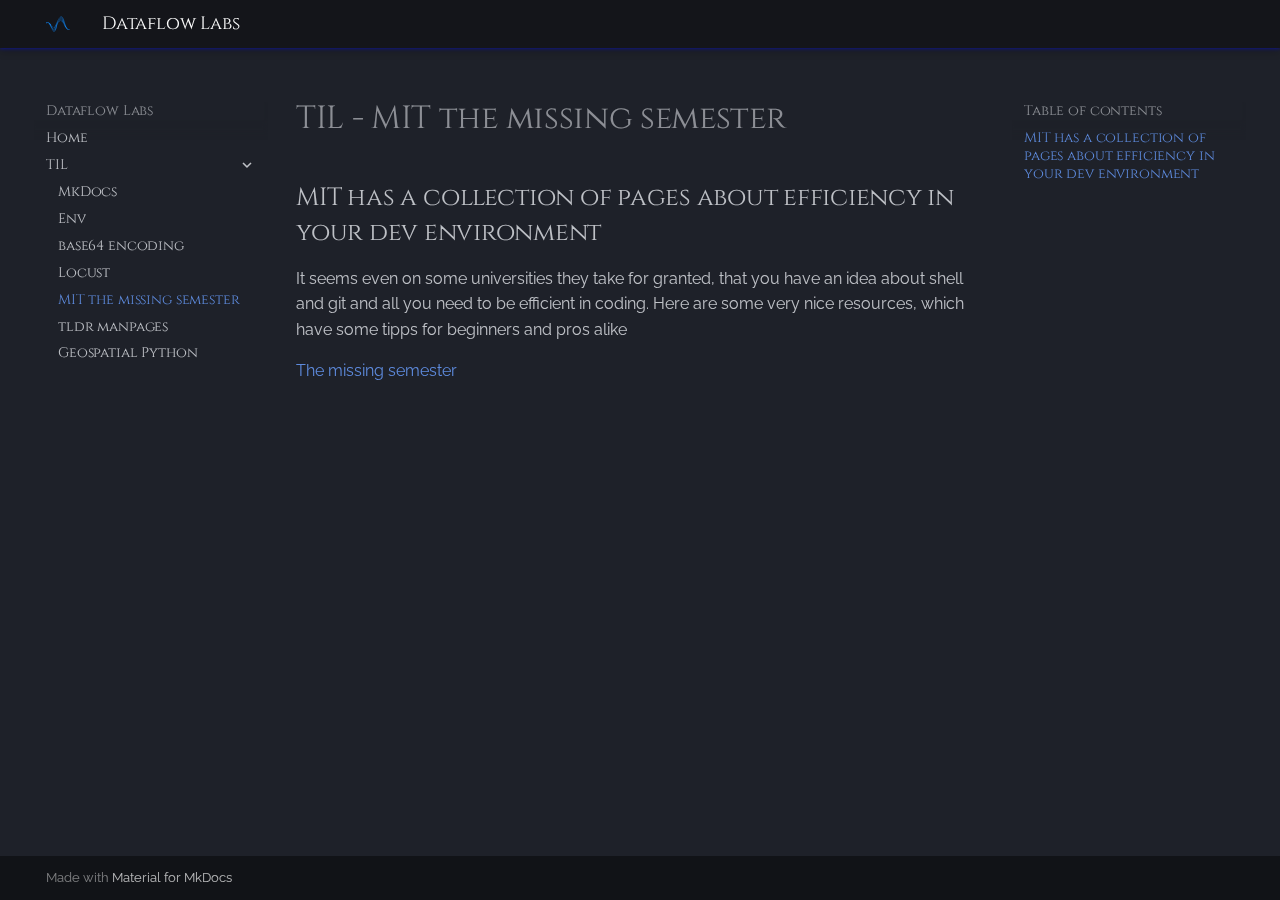
<file: til/mit-missing/index.html>
<!doctype html>
<html lang="en" class="no-js">
  <head>
    
      <meta charset="utf-8">
      <meta name="viewport" content="width=device-width,initial-scale=1">
      
      
      
      
        <link rel="prev" href="../locust/">
      
      
        <link rel="next" href="../tldr-man/">
      
      
      <link rel="icon" href="../../img/favicon.ico">
      <meta name="generator" content="mkdocs-1.6.0, mkdocs-material-9.5.19">
    
    
      
        <title>MIT the missing semester - Dataflow Labs</title>
      
    
    
      <link rel="stylesheet" href="../../assets/stylesheets/main.66ac8b77.min.css">
      
        
        <link rel="stylesheet" href="../../assets/stylesheets/palette.06af60db.min.css">
      
      
  
  
    
    
  
    
    
  
    
    
  
    
    
  
    
    
  
    
    
  
    
    
  
    
    
  
    
    
  
    
    
  
    
    
  
    
    
  
  
  <style>:root{--md-admonition-icon--note:url('data:image/svg+xml;charset=utf-8,<svg xmlns="http://www.w3.org/2000/svg" viewBox="0 0 448 512"><!--! Font Awesome Free 6.5.2 by @fontawesome - https://fontawesome.com License - https://fontawesome.com/license/free (Icons: CC BY 4.0, Fonts: SIL OFL 1.1, Code: MIT License) Copyright 2024 Fonticons, Inc.--><path d="M64 32C28.7 32 0 60.7 0 96v320c0 35.3 28.7 64 64 64h224V368c0-26.5 21.5-48 48-48h112V96c0-35.3-28.7-64-64-64H64zm384 320H336c-8.8 0-16 7.2-16 16v112l32-32 64-64 32-32z"/></svg>');--md-admonition-icon--abstract:url('data:image/svg+xml;charset=utf-8,<svg xmlns="http://www.w3.org/2000/svg" viewBox="0 0 448 512"><!--! Font Awesome Free 6.5.2 by @fontawesome - https://fontawesome.com License - https://fontawesome.com/license/free (Icons: CC BY 4.0, Fonts: SIL OFL 1.1, Code: MIT License) Copyright 2024 Fonticons, Inc.--><path d="M96 0C43 0 0 43 0 96v320c0 53 43 96 96 96h320c17.7 0 32-14.3 32-32s-14.3-32-32-32v-64c17.7 0 32-14.3 32-32V32c0-17.7-14.3-32-32-32H96zm0 384h256v64H96c-17.7 0-32-14.3-32-32s14.3-32 32-32zm32-240c0-8.8 7.2-16 16-16h192c8.8 0 16 7.2 16 16s-7.2 16-16 16H144c-8.8 0-16-7.2-16-16zm16 48h192c8.8 0 16 7.2 16 16s-7.2 16-16 16H144c-8.8 0-16-7.2-16-16s7.2-16 16-16z"/></svg>');--md-admonition-icon--info:url('data:image/svg+xml;charset=utf-8,<svg xmlns="http://www.w3.org/2000/svg" viewBox="0 0 512 512"><!--! Font Awesome Free 6.5.2 by @fontawesome - https://fontawesome.com License - https://fontawesome.com/license/free (Icons: CC BY 4.0, Fonts: SIL OFL 1.1, Code: MIT License) Copyright 2024 Fonticons, Inc.--><path d="M256 512a256 256 0 1 0 0-512 256 256 0 1 0 0 512zm-40-176h24v-64h-24c-13.3 0-24-10.7-24-24s10.7-24 24-24h48c13.3 0 24 10.7 24 24v88h8c13.3 0 24 10.7 24 24s-10.7 24-24 24h-80c-13.3 0-24-10.7-24-24s10.7-24 24-24zm40-208a32 32 0 1 1 0 64 32 32 0 1 1 0-64z"/></svg>');--md-admonition-icon--tip:url('data:image/svg+xml;charset=utf-8,<svg xmlns="http://www.w3.org/2000/svg" viewBox="0 0 512 512"><!--! Font Awesome Free 6.5.2 by @fontawesome - https://fontawesome.com License - https://fontawesome.com/license/free (Icons: CC BY 4.0, Fonts: SIL OFL 1.1, Code: MIT License) Copyright 2024 Fonticons, Inc.--><path d="M480 32c0-12.9-7.8-24.6-19.8-29.6S434.5.2 425.3 9.3L381.7 53c-48 48-113.1 75-181 75H64c-35.3 0-64 28.7-64 64v96c0 35.3 28.7 64 64 64v128c0 17.7 14.3 32 32 32h64c17.7 0 32-14.3 32-32V352h8.7c67.9 0 133 27 181 75l43.6 43.6c9.2 9.2 22.9 11.9 34.9 6.9s19.8-16.6 19.8-29.6V300.4c18.6-8.8 32-32.5 32-60.4s-13.4-51.6-32-60.4V32zm-64 76.7v262.6C357.2 317.8 280.5 288 200.7 288H192v-96h8.7c79.8 0 156.5-29.8 215.3-83.3z"/></svg>');--md-admonition-icon--success:url('data:image/svg+xml;charset=utf-8,<svg xmlns="http://www.w3.org/2000/svg" viewBox="0 0 448 512"><!--! Font Awesome Free 6.5.2 by @fontawesome - https://fontawesome.com License - https://fontawesome.com/license/free (Icons: CC BY 4.0, Fonts: SIL OFL 1.1, Code: MIT License) Copyright 2024 Fonticons, Inc.--><path d="M438.6 105.4c12.5 12.5 12.5 32.8 0 45.3l-256 256c-12.5 12.5-32.8 12.5-45.3 0l-128-128c-12.5-12.5-12.5-32.8 0-45.3s32.8-12.5 45.3 0L160 338.7l233.4-233.3c12.5-12.5 32.8-12.5 45.3 0z"/></svg>');--md-admonition-icon--question:url('data:image/svg+xml;charset=utf-8,<svg xmlns="http://www.w3.org/2000/svg" viewBox="0 0 512 512"><!--! Font Awesome Free 6.5.2 by @fontawesome - https://fontawesome.com License - https://fontawesome.com/license/free (Icons: CC BY 4.0, Fonts: SIL OFL 1.1, Code: MIT License) Copyright 2024 Fonticons, Inc.--><path d="M256 512a256 256 0 1 0 0-512 256 256 0 1 0 0 512zm-86.2-346.7c7.9-22.3 29.1-37.3 52.8-37.3h58.3c34.9 0 63.1 28.3 63.1 63.1 0 22.6-12.1 43.5-31.7 54.8L280 264.4c-.2 13-10.9 23.6-24 23.6-13.3 0-24-10.7-24-24v-13.5c0-8.6 4.6-16.5 12.1-20.8l44.3-25.4c4.7-2.7 7.6-7.7 7.6-13.1 0-8.4-6.8-15.1-15.1-15.1h-58.3c-3.4 0-6.4 2.1-7.5 5.3l-.4 1.2c-4.4 12.5-18.2 19-30.6 14.6s-19-18.2-14.6-30.6l.4-1.2zM224 352a32 32 0 1 1 64 0 32 32 0 1 1-64 0z"/></svg>');--md-admonition-icon--warning:url('data:image/svg+xml;charset=utf-8,<svg xmlns="http://www.w3.org/2000/svg" viewBox="0 0 512 512"><!--! Font Awesome Free 6.5.2 by @fontawesome - https://fontawesome.com License - https://fontawesome.com/license/free (Icons: CC BY 4.0, Fonts: SIL OFL 1.1, Code: MIT License) Copyright 2024 Fonticons, Inc.--><path d="M256 32c14.2 0 27.3 7.5 34.5 19.8l216 368c7.3 12.4 7.3 27.7.2 40.1S486.3 480 472 480H40c-14.3 0-27.6-7.7-34.7-20.1s-7-27.8.2-40.1l216-368C228.7 39.5 241.8 32 256 32zm0 128c-13.3 0-24 10.7-24 24v112c0 13.3 10.7 24 24 24s24-10.7 24-24V184c0-13.3-10.7-24-24-24zm32 224a32 32 0 1 0-64 0 32 32 0 1 0 64 0z"/></svg>');--md-admonition-icon--failure:url('data:image/svg+xml;charset=utf-8,<svg xmlns="http://www.w3.org/2000/svg" viewBox="0 0 512 512"><!--! Font Awesome Free 6.5.2 by @fontawesome - https://fontawesome.com License - https://fontawesome.com/license/free (Icons: CC BY 4.0, Fonts: SIL OFL 1.1, Code: MIT License) Copyright 2024 Fonticons, Inc.--><path d="M459.1 52.4 442.6 6.5c-1.9-3.9-6.1-6.5-10.5-6.5s-8.5 2.6-10.4 6.5l-16.5 45.9-46 16.8c-4.3 1.6-7.3 5.9-7.2 10.4 0 4.5 3 8.7 7.2 10.2l45.7 16.8 16.8 45.8c1.5 4.4 5.8 7.5 10.4 7.5s8.9-3.1 10.4-7.5l16.5-45.8 45.7-16.8c4.2-1.5 7.2-5.7 7.2-10.2 0-4.6-3-8.9-7.2-10.4l-45.6-16.8zm-132.4 53c-12.5-12.5-32.8-12.5-45.3 0l-2.9 2.9c-22-8-45.8-12.3-70.5-12.3C93.1 96 0 189.1 0 304s93.1 208 208 208 208-93.1 208-208c0-24.7-4.3-48.5-12.2-70.5l2.9-2.9c12.5-12.5 12.5-32.8 0-45.3l-80-80zM200 192c-57.4 0-104 46.6-104 104v8c0 8.8-7.2 16-16 16s-16-7.2-16-16v-8c0-75.1 60.9-136 136-136h8c8.8 0 16 7.2 16 16s-7.2 16-16 16h-8z"/></svg>');--md-admonition-icon--danger:url('data:image/svg+xml;charset=utf-8,<svg xmlns="http://www.w3.org/2000/svg" viewBox="0 0 512 512"><!--! Font Awesome Free 6.5.2 by @fontawesome - https://fontawesome.com License - https://fontawesome.com/license/free (Icons: CC BY 4.0, Fonts: SIL OFL 1.1, Code: MIT License) Copyright 2024 Fonticons, Inc.--><path d="M416 398.9c58.5-41.1 96-104.1 96-174.9C512 100.3 397.4 0 256 0S0 100.3 0 224c0 70.7 37.5 133.8 96 174.9V464c0 26.5 21.5 48 48 48h48v-48c0-8.8 7.2-16 16-16s16 7.2 16 16v48h64v-48c0-8.8 7.2-16 16-16s16 7.2 16 16v48h48c26.5 0 48-21.5 48-48v-65.1zM96 256a64 64 0 1 1 128 0 64 64 0 1 1-128 0zm256-64a64 64 0 1 1 0 128 64 64 0 1 1 0-128z"/></svg>');--md-admonition-icon--bug:url('data:image/svg+xml;charset=utf-8,<svg xmlns="http://www.w3.org/2000/svg" viewBox="0 0 640 512"><!--! Font Awesome Free 6.5.2 by @fontawesome - https://fontawesome.com License - https://fontawesome.com/license/free (Icons: CC BY 4.0, Fonts: SIL OFL 1.1, Code: MIT License) Copyright 2024 Fonticons, Inc.--><path d="M320 0c17.7 0 32 14.3 32 32v64h120c39.8 0 72 32.2 72 72v272c0 39.8-32.2 72-72 72H168c-39.8 0-72-32.2-72-72V168c0-39.8 32.2-72 72-72h120V32c0-17.7 14.3-32 32-32zM208 384c-8.8 0-16 7.2-16 16s7.2 16 16 16h32c8.8 0 16-7.2 16-16s-7.2-16-16-16h-32zm96 0c-8.8 0-16 7.2-16 16s7.2 16 16 16h32c8.8 0 16-7.2 16-16s-7.2-16-16-16h-32zm96 0c-8.8 0-16 7.2-16 16s7.2 16 16 16h32c8.8 0 16-7.2 16-16s-7.2-16-16-16h-32zM264 256a40 40 0 1 0-80 0 40 40 0 1 0 80 0zm152 40a40 40 0 1 0 0-80 40 40 0 1 0 0 80zM48 224h16v192H48c-26.5 0-48-21.5-48-48v-96c0-26.5 21.5-48 48-48zm544 0c26.5 0 48 21.5 48 48v96c0 26.5-21.5 48-48 48h-16V224h16z"/></svg>');--md-admonition-icon--example:url('data:image/svg+xml;charset=utf-8,<svg xmlns="http://www.w3.org/2000/svg" viewBox="0 0 448 512"><!--! Font Awesome Free 6.5.2 by @fontawesome - https://fontawesome.com License - https://fontawesome.com/license/free (Icons: CC BY 4.0, Fonts: SIL OFL 1.1, Code: MIT License) Copyright 2024 Fonticons, Inc.--><path d="M288 0H128c-17.7 0-32 14.3-32 32s14.3 32 32 32v132.8c0 11.8-3.3 23.5-9.5 33.5L10.3 406.2C3.6 417.2 0 429.7 0 442.6 0 480.9 31.1 512 69.4 512h309.2c38.3 0 69.4-31.1 69.4-69.4 0-12.8-3.6-25.4-10.3-36.4L329.5 230.4c-6.2-10.1-9.5-21.7-9.5-33.5V64c17.7 0 32-14.3 32-32S337.7 0 320 0h-32zm-96 196.8V64h64v132.8c0 23.7 6.6 46.9 19 67.1l34.5 56.1h-171l34.5-56.1c12.4-20.2 19-43.4 19-67.1z"/></svg>');--md-admonition-icon--quote:url('data:image/svg+xml;charset=utf-8,<svg xmlns="http://www.w3.org/2000/svg" viewBox="0 0 448 512"><!--! Font Awesome Free 6.5.2 by @fontawesome - https://fontawesome.com License - https://fontawesome.com/license/free (Icons: CC BY 4.0, Fonts: SIL OFL 1.1, Code: MIT License) Copyright 2024 Fonticons, Inc.--><path d="M0 216C0 149.7 53.7 96 120 96h8c17.7 0 32 14.3 32 32s-14.3 32-32 32h-8c-30.9 0-56 25.1-56 56v8h64c35.3 0 64 28.7 64 64v64c0 35.3-28.7 64-64 64H64c-35.3 0-64-28.7-64-64V216zm256 0c0-66.3 53.7-120 120-120h8c17.7 0 32 14.3 32 32s-14.3 32-32 32h-8c-30.9 0-56 25.1-56 56v8h64c35.3 0 64 28.7 64 64v64c0 35.3-28.7 64-64 64h-64c-35.3 0-64-28.7-64-64V216z"/></svg>');}</style>



    
    
      
    
    
      
        
        
        
        <link rel="stylesheet" href="../../assets/external/fonts.googleapis.com/css.60779c7a.css">
        <style>:root{--md-text-font:"Raleway";--md-code-font:"Source Code Pro"}</style>
      
    
    
      <link rel="stylesheet" href="../../stylesheets/extra.css">
    
    <script>__md_scope=new URL("../..",location),__md_hash=e=>[...e].reduce((e,_)=>(e<<5)-e+_.charCodeAt(0),0),__md_get=(e,_=localStorage,t=__md_scope)=>JSON.parse(_.getItem(t.pathname+"."+e)),__md_set=(e,_,t=localStorage,a=__md_scope)=>{try{t.setItem(a.pathname+"."+e,JSON.stringify(_))}catch(e){}}</script>
    
      

    
    
    
  </head>
  
  
    
    
    
    
    
    <body dir="ltr" data-md-color-scheme="slate" data-md-color-primary="black" data-md-color-accent="indigo">
  
    
    <input class="md-toggle" data-md-toggle="drawer" type="checkbox" id="__drawer" autocomplete="off">
    <input class="md-toggle" data-md-toggle="search" type="checkbox" id="__search" autocomplete="off">
    <label class="md-overlay" for="__drawer"></label>
    <div data-md-component="skip">
      
        
        <a href="#til-mit-the-missing-semester" class="md-skip">
          Skip to content
        </a>
      
    </div>
    <div data-md-component="announce">
      
    </div>
    
    
      

  

<header class="md-header md-header--shadow" data-md-component="header">
  <nav class="md-header__inner md-grid" aria-label="Header">
    <a href="../.." title="Dataflow Labs" class="md-header__button md-logo" aria-label="Dataflow Labs" data-md-component="logo">
      
  <img src="../../img/dataflow-wave.svg" alt="logo">

    </a>
    <label class="md-header__button md-icon" for="__drawer">
      
      <svg xmlns="http://www.w3.org/2000/svg" viewBox="0 0 24 24"><path d="M3 6h18v2H3V6m0 5h18v2H3v-2m0 5h18v2H3v-2Z"/></svg>
    </label>
    <div class="md-header__title" data-md-component="header-title">
      <div class="md-header__ellipsis">
        <div class="md-header__topic">
          <span class="md-ellipsis">
            Dataflow Labs
          </span>
        </div>
        <div class="md-header__topic" data-md-component="header-topic">
          <span class="md-ellipsis">
            
              MIT the missing semester
            
          </span>
        </div>
      </div>
    </div>
    
      
    
    
    
    
    
  </nav>
  
</header>
    
    <div class="md-container" data-md-component="container">
      
      
        
          
        
      
      <main class="md-main" data-md-component="main">
        <div class="md-main__inner md-grid">
          
            
              
              <div class="md-sidebar md-sidebar--primary" data-md-component="sidebar" data-md-type="navigation" >
                <div class="md-sidebar__scrollwrap">
                  <div class="md-sidebar__inner">
                    



<nav class="md-nav md-nav--primary" aria-label="Navigation" data-md-level="0">
  <label class="md-nav__title" for="__drawer">
    <a href="../.." title="Dataflow Labs" class="md-nav__button md-logo" aria-label="Dataflow Labs" data-md-component="logo">
      
  <img src="../../img/dataflow-wave.svg" alt="logo">

    </a>
    Dataflow Labs
  </label>
  
  <ul class="md-nav__list" data-md-scrollfix>
    
      
      
  
  
  
  
    <li class="md-nav__item">
      <a href="../.." class="md-nav__link">
        
  
  <span class="md-ellipsis">
    Home
  </span>
  

      </a>
    </li>
  

    
      
      
  
  
    
  
  
  
    
    
    
    
    <li class="md-nav__item md-nav__item--active md-nav__item--nested">
      
        
        
        <input class="md-nav__toggle md-toggle " type="checkbox" id="__nav_2" checked>
        
          
          <label class="md-nav__link" for="__nav_2" id="__nav_2_label" tabindex="0">
            
  
  <span class="md-ellipsis">
    TIL
  </span>
  

            <span class="md-nav__icon md-icon"></span>
          </label>
        
        <nav class="md-nav" data-md-level="1" aria-labelledby="__nav_2_label" aria-expanded="true">
          <label class="md-nav__title" for="__nav_2">
            <span class="md-nav__icon md-icon"></span>
            TIL
          </label>
          <ul class="md-nav__list" data-md-scrollfix>
            
              
                
  
  
  
  
    <li class="md-nav__item">
      <a href="../mkdocs-til/" class="md-nav__link">
        
  
  <span class="md-ellipsis">
    MkDocs
  </span>
  

      </a>
    </li>
  

              
            
              
                
  
  
  
  
    <li class="md-nav__item">
      <a href="../env-til/" class="md-nav__link">
        
  
  <span class="md-ellipsis">
    Env
  </span>
  

      </a>
    </li>
  

              
            
              
                
  
  
  
  
    <li class="md-nav__item">
      <a href="../base-encoding/" class="md-nav__link">
        
  
  <span class="md-ellipsis">
    base64 encoding
  </span>
  

      </a>
    </li>
  

              
            
              
                
  
  
  
  
    <li class="md-nav__item">
      <a href="../locust/" class="md-nav__link">
        
  
  <span class="md-ellipsis">
    Locust
  </span>
  

      </a>
    </li>
  

              
            
              
                
  
  
    
  
  
  
    <li class="md-nav__item md-nav__item--active">
      
      <input class="md-nav__toggle md-toggle" type="checkbox" id="__toc">
      
      
        
      
      
        <label class="md-nav__link md-nav__link--active" for="__toc">
          
  
  <span class="md-ellipsis">
    MIT the missing semester
  </span>
  

          <span class="md-nav__icon md-icon"></span>
        </label>
      
      <a href="./" class="md-nav__link md-nav__link--active">
        
  
  <span class="md-ellipsis">
    MIT the missing semester
  </span>
  

      </a>
      
        

<nav class="md-nav md-nav--secondary" aria-label="Table of contents">
  
  
  
    
  
  
    <label class="md-nav__title" for="__toc">
      <span class="md-nav__icon md-icon"></span>
      Table of contents
    </label>
    <ul class="md-nav__list" data-md-component="toc" data-md-scrollfix>
      
        <li class="md-nav__item">
  <a href="#mit-has-a-collection-of-pages-about-efficiency-in-your-dev-environment" class="md-nav__link">
    <span class="md-ellipsis">
      MIT has a collection of pages about efficiency in your dev environment
    </span>
  </a>
  
</li>
      
    </ul>
  
</nav>
      
    </li>
  

              
            
              
                
  
  
  
  
    <li class="md-nav__item">
      <a href="../tldr-man/" class="md-nav__link">
        
  
  <span class="md-ellipsis">
    tldr manpages
  </span>
  

      </a>
    </li>
  

              
            
              
                
  
  
  
  
    <li class="md-nav__item">
      <a href="../geopython/" class="md-nav__link">
        
  
  <span class="md-ellipsis">
    Geospatial Python
  </span>
  

      </a>
    </li>
  

              
            
          </ul>
        </nav>
      
    </li>
  

    
  </ul>
</nav>
                  </div>
                </div>
              </div>
            
            
              
              <div class="md-sidebar md-sidebar--secondary" data-md-component="sidebar" data-md-type="toc" >
                <div class="md-sidebar__scrollwrap">
                  <div class="md-sidebar__inner">
                    

<nav class="md-nav md-nav--secondary" aria-label="Table of contents">
  
  
  
    
  
  
    <label class="md-nav__title" for="__toc">
      <span class="md-nav__icon md-icon"></span>
      Table of contents
    </label>
    <ul class="md-nav__list" data-md-component="toc" data-md-scrollfix>
      
        <li class="md-nav__item">
  <a href="#mit-has-a-collection-of-pages-about-efficiency-in-your-dev-environment" class="md-nav__link">
    <span class="md-ellipsis">
      MIT has a collection of pages about efficiency in your dev environment
    </span>
  </a>
  
</li>
      
    </ul>
  
</nav>
                  </div>
                </div>
              </div>
            
          
          
            <div class="md-content" data-md-component="content">
              <article class="md-content__inner md-typeset">
                
                  


<h1 id="til-mit-the-missing-semester">TIL - MIT the missing semester</h1>
<h2 id="mit-has-a-collection-of-pages-about-efficiency-in-your-dev-environment">MIT has a collection of pages about efficiency in your dev environment</h2>
<p>It seems even on some universities they take for granted, that you have an 
idea about shell and git and all you need to be efficient in coding. 
Here are some very nice resources, which have some tipps for beginners and 
pros alike</p>
<p><a href="https://missing.csail.mit.edu/">The missing semester</a></p>












                
              </article>
            </div>
          
          
<script>var target=document.getElementById(location.hash.slice(1));target&&target.name&&(target.checked=target.name.startsWith("__tabbed_"))</script>
        </div>
        
      </main>
      
        <footer class="md-footer">
  
  <div class="md-footer-meta md-typeset">
    <div class="md-footer-meta__inner md-grid">
      <div class="md-copyright">
  
  
    Made with
    <a href="https://squidfunk.github.io/mkdocs-material/" target="_blank" rel="noopener">
      Material for MkDocs
    </a>
  
</div>
      
    </div>
  </div>
</footer>
      
    </div>
    <div class="md-dialog" data-md-component="dialog">
      <div class="md-dialog__inner md-typeset"></div>
    </div>
    
    
    <script id="__config" type="application/json">{"base": "../..", "features": ["content.code.copy"], "search": "../../assets/javascripts/workers/search.b8dbb3d2.min.js", "translations": {"clipboard.copied": "Copied to clipboard", "clipboard.copy": "Copy to clipboard", "search.result.more.one": "1 more on this page", "search.result.more.other": "# more on this page", "search.result.none": "No matching documents", "search.result.one": "1 matching document", "search.result.other": "# matching documents", "search.result.placeholder": "Type to start searching", "search.result.term.missing": "Missing", "select.version": "Select version"}}</script>
    
    
      <script src="../../assets/javascripts/bundle.dd8806f2.min.js"></script>
      
        <script src="../../assets/external/unpkg.com/mermaid@10.7.0/dist/mermaid.min.js"></script>
      
    
  </body>
</html>
</file>
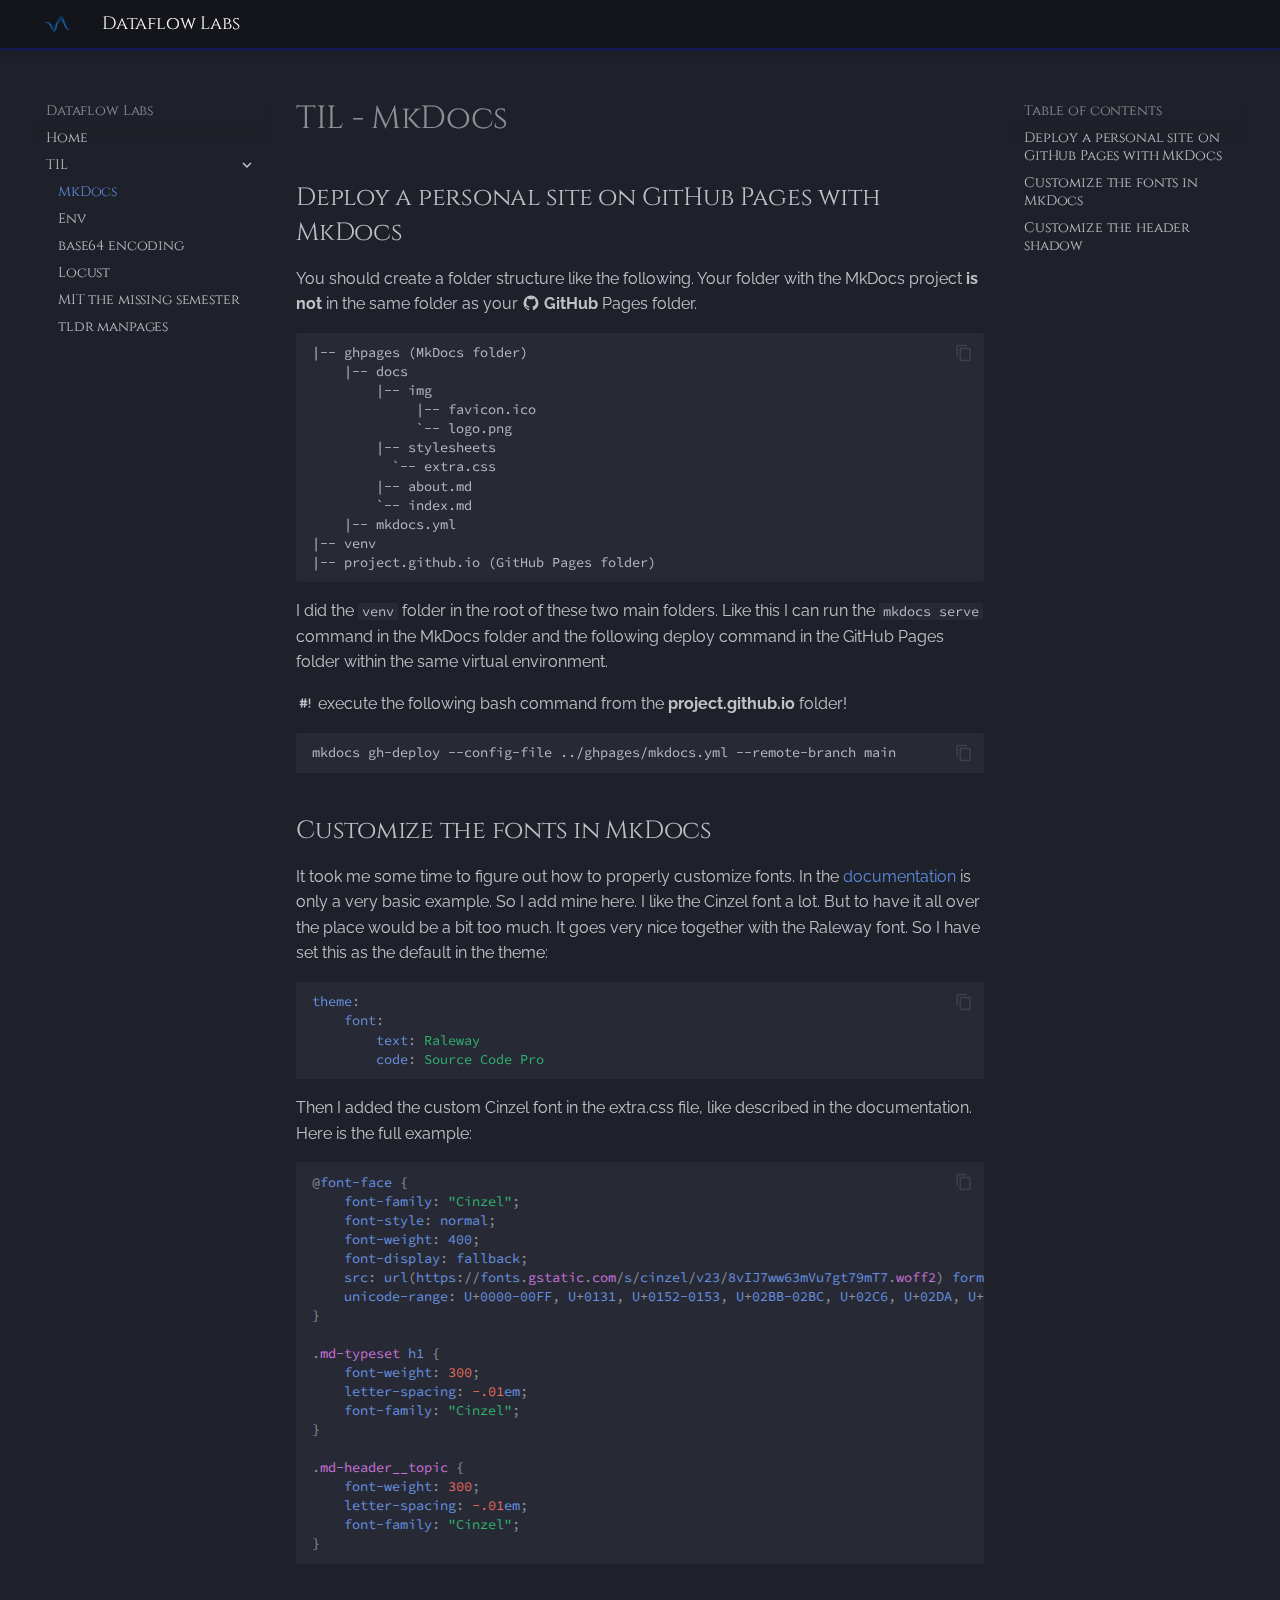
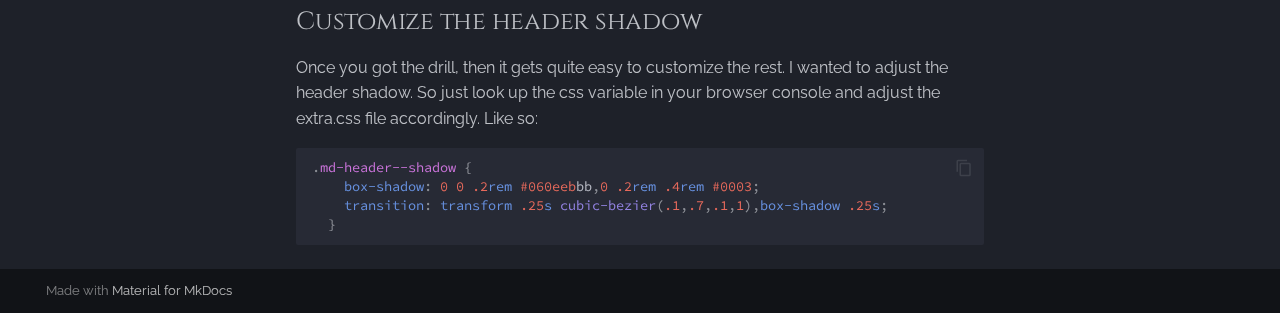
<file: til/mkdocs-til/index.html>
<!doctype html>
<html lang="en" class="no-js">
  <head>
    
      <meta charset="utf-8">
      <meta name="viewport" content="width=device-width,initial-scale=1">
      
      
      
      
        <link rel="prev" href="../..">
      
      
        <link rel="next" href="../env-til/">
      
      
      <link rel="icon" href="../../img/favicon.ico">
      <meta name="generator" content="mkdocs-1.6.0, mkdocs-material-9.5.19">
    
    
      
        <title>MkDocs - Dataflow Labs</title>
      
    
    
      <link rel="stylesheet" href="../../assets/stylesheets/main.66ac8b77.min.css">
      
        
        <link rel="stylesheet" href="../../assets/stylesheets/palette.06af60db.min.css">
      
      


    
    
      
    
    
      
        
        
        
        <link rel="stylesheet" href="../../assets/external/fonts.googleapis.com/css.60779c7a.css">
        <style>:root{--md-text-font:"Raleway";--md-code-font:"Source Code Pro"}</style>
      
    
    
      <link rel="stylesheet" href="../../stylesheets/extra.css">
    
    <script>__md_scope=new URL("../..",location),__md_hash=e=>[...e].reduce((e,_)=>(e<<5)-e+_.charCodeAt(0),0),__md_get=(e,_=localStorage,t=__md_scope)=>JSON.parse(_.getItem(t.pathname+"."+e)),__md_set=(e,_,t=localStorage,a=__md_scope)=>{try{t.setItem(a.pathname+"."+e,JSON.stringify(_))}catch(e){}}</script>
    
      

    
    
    
  </head>
  
  
    
    
    
    
    
    <body dir="ltr" data-md-color-scheme="slate" data-md-color-primary="black" data-md-color-accent="indigo">
  
    
    <input class="md-toggle" data-md-toggle="drawer" type="checkbox" id="__drawer" autocomplete="off">
    <input class="md-toggle" data-md-toggle="search" type="checkbox" id="__search" autocomplete="off">
    <label class="md-overlay" for="__drawer"></label>
    <div data-md-component="skip">
      
        
        <a href="#til-mkdocs" class="md-skip">
          Skip to content
        </a>
      
    </div>
    <div data-md-component="announce">
      
    </div>
    
    
      

  

<header class="md-header md-header--shadow" data-md-component="header">
  <nav class="md-header__inner md-grid" aria-label="Header">
    <a href="../.." title="Dataflow Labs" class="md-header__button md-logo" aria-label="Dataflow Labs" data-md-component="logo">
      
  <img src="../../img/dataflow-wave.svg" alt="logo">

    </a>
    <label class="md-header__button md-icon" for="__drawer">
      
      <svg xmlns="http://www.w3.org/2000/svg" viewBox="0 0 24 24"><path d="M3 6h18v2H3V6m0 5h18v2H3v-2m0 5h18v2H3v-2Z"/></svg>
    </label>
    <div class="md-header__title" data-md-component="header-title">
      <div class="md-header__ellipsis">
        <div class="md-header__topic">
          <span class="md-ellipsis">
            Dataflow Labs
          </span>
        </div>
        <div class="md-header__topic" data-md-component="header-topic">
          <span class="md-ellipsis">
            
              MkDocs
            
          </span>
        </div>
      </div>
    </div>
    
      
    
    
    
    
    
  </nav>
  
</header>
    
    <div class="md-container" data-md-component="container">
      
      
        
          
        
      
      <main class="md-main" data-md-component="main">
        <div class="md-main__inner md-grid">
          
            
              
              <div class="md-sidebar md-sidebar--primary" data-md-component="sidebar" data-md-type="navigation" >
                <div class="md-sidebar__scrollwrap">
                  <div class="md-sidebar__inner">
                    



<nav class="md-nav md-nav--primary" aria-label="Navigation" data-md-level="0">
  <label class="md-nav__title" for="__drawer">
    <a href="../.." title="Dataflow Labs" class="md-nav__button md-logo" aria-label="Dataflow Labs" data-md-component="logo">
      
  <img src="../../img/dataflow-wave.svg" alt="logo">

    </a>
    Dataflow Labs
  </label>
  
  <ul class="md-nav__list" data-md-scrollfix>
    
      
      
  
  
  
  
    <li class="md-nav__item">
      <a href="../.." class="md-nav__link">
        
  
  <span class="md-ellipsis">
    Home
  </span>
  

      </a>
    </li>
  

    
      
      
  
  
    
  
  
  
    
    
    
    
    <li class="md-nav__item md-nav__item--active md-nav__item--nested">
      
        
        
        <input class="md-nav__toggle md-toggle " type="checkbox" id="__nav_2" checked>
        
          
          <label class="md-nav__link" for="__nav_2" id="__nav_2_label" tabindex="0">
            
  
  <span class="md-ellipsis">
    TIL
  </span>
  

            <span class="md-nav__icon md-icon"></span>
          </label>
        
        <nav class="md-nav" data-md-level="1" aria-labelledby="__nav_2_label" aria-expanded="true">
          <label class="md-nav__title" for="__nav_2">
            <span class="md-nav__icon md-icon"></span>
            TIL
          </label>
          <ul class="md-nav__list" data-md-scrollfix>
            
              
                
  
  
    
  
  
  
    <li class="md-nav__item md-nav__item--active">
      
      <input class="md-nav__toggle md-toggle" type="checkbox" id="__toc">
      
      
        
      
      
        <label class="md-nav__link md-nav__link--active" for="__toc">
          
  
  <span class="md-ellipsis">
    MkDocs
  </span>
  

          <span class="md-nav__icon md-icon"></span>
        </label>
      
      <a href="./" class="md-nav__link md-nav__link--active">
        
  
  <span class="md-ellipsis">
    MkDocs
  </span>
  

      </a>
      
        

<nav class="md-nav md-nav--secondary" aria-label="Table of contents">
  
  
  
    
  
  
    <label class="md-nav__title" for="__toc">
      <span class="md-nav__icon md-icon"></span>
      Table of contents
    </label>
    <ul class="md-nav__list" data-md-component="toc" data-md-scrollfix>
      
        <li class="md-nav__item">
  <a href="#deploy-a-personal-site-on-github-pages-with-mkdocs" class="md-nav__link">
    <span class="md-ellipsis">
      Deploy a personal site on GitHub Pages with MkDocs
    </span>
  </a>
  
</li>
      
        <li class="md-nav__item">
  <a href="#customize-the-fonts-in-mkdocs" class="md-nav__link">
    <span class="md-ellipsis">
      Customize the fonts in MkDocs
    </span>
  </a>
  
</li>
      
        <li class="md-nav__item">
  <a href="#customize-the-header-shadow" class="md-nav__link">
    <span class="md-ellipsis">
      Customize the header shadow
    </span>
  </a>
  
</li>
      
    </ul>
  
</nav>
      
    </li>
  

              
            
              
                
  
  
  
  
    <li class="md-nav__item">
      <a href="../env-til/" class="md-nav__link">
        
  
  <span class="md-ellipsis">
    Env
  </span>
  

      </a>
    </li>
  

              
            
              
                
  
  
  
  
    <li class="md-nav__item">
      <a href="../base-encoding/" class="md-nav__link">
        
  
  <span class="md-ellipsis">
    base64 encoding
  </span>
  

      </a>
    </li>
  

              
            
              
                
  
  
  
  
    <li class="md-nav__item">
      <a href="../locust/" class="md-nav__link">
        
  
  <span class="md-ellipsis">
    Locust
  </span>
  

      </a>
    </li>
  

              
            
              
                
  
  
  
  
    <li class="md-nav__item">
      <a href="../mit-missing/" class="md-nav__link">
        
  
  <span class="md-ellipsis">
    MIT the missing semester
  </span>
  

      </a>
    </li>
  

              
            
              
                
  
  
  
  
    <li class="md-nav__item">
      <a href="../tldr-man/" class="md-nav__link">
        
  
  <span class="md-ellipsis">
    tldr manpages
  </span>
  

      </a>
    </li>
  

              
            
          </ul>
        </nav>
      
    </li>
  

    
  </ul>
</nav>
                  </div>
                </div>
              </div>
            
            
              
              <div class="md-sidebar md-sidebar--secondary" data-md-component="sidebar" data-md-type="toc" >
                <div class="md-sidebar__scrollwrap">
                  <div class="md-sidebar__inner">
                    

<nav class="md-nav md-nav--secondary" aria-label="Table of contents">
  
  
  
    
  
  
    <label class="md-nav__title" for="__toc">
      <span class="md-nav__icon md-icon"></span>
      Table of contents
    </label>
    <ul class="md-nav__list" data-md-component="toc" data-md-scrollfix>
      
        <li class="md-nav__item">
  <a href="#deploy-a-personal-site-on-github-pages-with-mkdocs" class="md-nav__link">
    <span class="md-ellipsis">
      Deploy a personal site on GitHub Pages with MkDocs
    </span>
  </a>
  
</li>
      
        <li class="md-nav__item">
  <a href="#customize-the-fonts-in-mkdocs" class="md-nav__link">
    <span class="md-ellipsis">
      Customize the fonts in MkDocs
    </span>
  </a>
  
</li>
      
        <li class="md-nav__item">
  <a href="#customize-the-header-shadow" class="md-nav__link">
    <span class="md-ellipsis">
      Customize the header shadow
    </span>
  </a>
  
</li>
      
    </ul>
  
</nav>
                  </div>
                </div>
              </div>
            
          
          
            <div class="md-content" data-md-component="content">
              <article class="md-content__inner md-typeset">
                
                  


<h1 id="til-mkdocs">TIL - MkDocs</h1>
<h2 id="deploy-a-personal-site-on-github-pages-with-mkdocs">Deploy a personal site on GitHub Pages with MkDocs</h2>
<p>You should create a folder structure like the following. Your folder with the MkDocs
project <strong>is not</strong> in the same folder as your <span class="twemoji"><svg xmlns="http://www.w3.org/2000/svg" viewBox="0 0 24 24"><path d="M12 2A10 10 0 0 0 2 12c0 4.42 2.87 8.17 6.84 9.5.5.08.66-.23.66-.5v-1.69c-2.77.6-3.36-1.34-3.36-1.34-.46-1.16-1.11-1.47-1.11-1.47-.91-.62.07-.6.07-.6 1 .07 1.53 1.03 1.53 1.03.87 1.52 2.34 1.07 2.91.83.09-.65.35-1.09.63-1.34-2.22-.25-4.55-1.11-4.55-4.92 0-1.11.38-2 1.03-2.71-.1-.25-.45-1.29.1-2.64 0 0 .84-.27 2.75 1.02.79-.22 1.65-.33 2.5-.33.85 0 1.71.11 2.5.33 1.91-1.29 2.75-1.02 2.75-1.02.55 1.35.2 2.39.1 2.64.65.71 1.03 1.6 1.03 2.71 0 3.82-2.34 4.66-4.57 4.91.36.31.69.92.69 1.85V21c0 .27.16.59.67.5C19.14 20.16 22 16.42 22 12A10 10 0 0 0 12 2Z"/></svg></span> <strong>GitHub</strong> Pages folder. </p>
<p><div class="language-text highlight"><pre><span></span><code><span id="__span-0-1"><a id="__codelineno-0-1" name="__codelineno-0-1" href="#__codelineno-0-1"></a>|-- ghpages (MkDocs folder)
</span><span id="__span-0-2"><a id="__codelineno-0-2" name="__codelineno-0-2" href="#__codelineno-0-2"></a>    |-- docs
</span><span id="__span-0-3"><a id="__codelineno-0-3" name="__codelineno-0-3" href="#__codelineno-0-3"></a>        |-- img
</span><span id="__span-0-4"><a id="__codelineno-0-4" name="__codelineno-0-4" href="#__codelineno-0-4"></a>             |-- favicon.ico
</span><span id="__span-0-5"><a id="__codelineno-0-5" name="__codelineno-0-5" href="#__codelineno-0-5"></a>             `-- logo.png
</span><span id="__span-0-6"><a id="__codelineno-0-6" name="__codelineno-0-6" href="#__codelineno-0-6"></a>        |-- stylesheets
</span><span id="__span-0-7"><a id="__codelineno-0-7" name="__codelineno-0-7" href="#__codelineno-0-7"></a>          `-- extra.css
</span><span id="__span-0-8"><a id="__codelineno-0-8" name="__codelineno-0-8" href="#__codelineno-0-8"></a>        |-- about.md
</span><span id="__span-0-9"><a id="__codelineno-0-9" name="__codelineno-0-9" href="#__codelineno-0-9"></a>        `-- index.md
</span><span id="__span-0-10"><a id="__codelineno-0-10" name="__codelineno-0-10" href="#__codelineno-0-10"></a>    |-- mkdocs.yml
</span><span id="__span-0-11"><a id="__codelineno-0-11" name="__codelineno-0-11" href="#__codelineno-0-11"></a>|-- venv
</span><span id="__span-0-12"><a id="__codelineno-0-12" name="__codelineno-0-12" href="#__codelineno-0-12"></a>|-- project.github.io (GitHub Pages folder)
</span></code></pre></div>
I did the <code>venv</code> folder in the root of these two main folders. Like this I can run the <code>mkdocs serve</code>
command in the MkDocs folder and the following deploy command in the GitHub Pages folder within the 
same virtual environment. </p>
<p><span class="twemoji"><svg xmlns="http://www.w3.org/2000/svg" viewBox="0 0 24 24"><path d="M5 9h2.31l.32-3h2l-.32 3h2l.32-3h2l-.32 3H15v2h-1.9l-.2 2H15v2h-2.31l-.32 3h-2l.32-3h-2l-.32 3h-2l.32-3H5v-2h1.9l.2-2H5V9m4.1 2-.2 2h2l.2-2M19 6h-2v8h2m0 2h-2v2h2Z"/></svg></span> execute the following bash command from the <strong>project.github.io</strong> folder!</p>
<div class="language-bash highlight"><pre><span></span><code><span id="__span-1-1"><a id="__codelineno-1-1" name="__codelineno-1-1" href="#__codelineno-1-1"></a>mkdocs<span class="w"> </span>gh-deploy<span class="w"> </span>--config-file<span class="w"> </span>../ghpages/mkdocs.yml<span class="w"> </span>--remote-branch<span class="w"> </span>main
</span></code></pre></div>
<h2 id="customize-the-fonts-in-mkdocs">Customize the fonts in MkDocs</h2>
<p>It took me some time to figure out how to properly customize fonts. 
In the <a href="https://squidfunk.github.io/mkdocs-material/setup/changing-the-fonts/">documentation</a> is only a very basic example. 
So I add mine here. I like the Cinzel font a lot. But to have it all over the place would be a bit too much. It goes 
very nice together with the Raleway font. So I have set this as the default in the theme:</p>
<div class="language-yaml highlight"><pre><span></span><code><span id="__span-2-1"><a id="__codelineno-2-1" name="__codelineno-2-1" href="#__codelineno-2-1"></a><span class="nt">theme</span><span class="p">:</span>
</span><span id="__span-2-2"><a id="__codelineno-2-2" name="__codelineno-2-2" href="#__codelineno-2-2"></a><span class="w">    </span><span class="nt">font</span><span class="p">:</span>
</span><span id="__span-2-3"><a id="__codelineno-2-3" name="__codelineno-2-3" href="#__codelineno-2-3"></a><span class="w">        </span><span class="nt">text</span><span class="p">:</span><span class="w"> </span><span class="l l-Scalar l-Scalar-Plain">Raleway</span>
</span><span id="__span-2-4"><a id="__codelineno-2-4" name="__codelineno-2-4" href="#__codelineno-2-4"></a><span class="w">        </span><span class="nt">code</span><span class="p">:</span><span class="w"> </span><span class="l l-Scalar l-Scalar-Plain">Source Code Pro</span>
</span></code></pre></div>
<p>Then I added the custom Cinzel font in the extra.css file, like described in the documentation. 
Here is the full example:</p>
<div class="language-css highlight"><pre><span></span><code><span id="__span-3-1"><a id="__codelineno-3-1" name="__codelineno-3-1" href="#__codelineno-3-1"></a><span class="p">@</span><span class="k">font-face</span><span class="w"> </span><span class="p">{</span>
</span><span id="__span-3-2"><a id="__codelineno-3-2" name="__codelineno-3-2" href="#__codelineno-3-2"></a><span class="w">    </span><span class="nt">font-family</span><span class="o">:</span><span class="w"> </span><span class="s2">&quot;Cinzel&quot;</span><span class="o">;</span>
</span><span id="__span-3-3"><a id="__codelineno-3-3" name="__codelineno-3-3" href="#__codelineno-3-3"></a><span class="w">    </span><span class="nt">font-style</span><span class="o">:</span><span class="w"> </span><span class="nt">normal</span><span class="o">;</span>
</span><span id="__span-3-4"><a id="__codelineno-3-4" name="__codelineno-3-4" href="#__codelineno-3-4"></a><span class="w">    </span><span class="nt">font-weight</span><span class="o">:</span><span class="w"> </span><span class="nt">400</span><span class="o">;</span>
</span><span id="__span-3-5"><a id="__codelineno-3-5" name="__codelineno-3-5" href="#__codelineno-3-5"></a><span class="w">    </span><span class="nt">font-display</span><span class="o">:</span><span class="w"> </span><span class="nt">fallback</span><span class="o">;</span>
</span><span id="__span-3-6"><a id="__codelineno-3-6" name="__codelineno-3-6" href="#__codelineno-3-6"></a><span class="w">    </span><span class="nt">src</span><span class="o">:</span><span class="w"> </span><span class="nt">url</span><span class="o">(</span><span class="nt">https</span><span class="o">://</span><span class="nt">fonts</span><span class="p">.</span><span class="nc">gstatic</span><span class="p">.</span><span class="nc">com</span><span class="o">/</span><span class="nt">s</span><span class="o">/</span><span class="nt">cinzel</span><span class="o">/</span><span class="nt">v23</span><span class="o">/</span><span class="nt">8vIJ7ww63mVu7gt79mT7</span><span class="p">.</span><span class="nc">woff2</span><span class="o">)</span><span class="w"> </span><span class="nt">format</span><span class="o">(</span><span class="s1">&#39;woff2&#39;</span><span class="o">);</span>
</span><span id="__span-3-7"><a id="__codelineno-3-7" name="__codelineno-3-7" href="#__codelineno-3-7"></a><span class="w">    </span><span class="nt">unicode-range</span><span class="o">:</span><span class="w"> </span><span class="nt">U</span><span class="o">+</span><span class="nt">0000-00FF</span><span class="o">,</span><span class="w"> </span><span class="nt">U</span><span class="o">+</span><span class="nt">0131</span><span class="o">,</span><span class="w"> </span><span class="nt">U</span><span class="o">+</span><span class="nt">0152-0153</span><span class="o">,</span><span class="w"> </span><span class="nt">U</span><span class="o">+</span><span class="nt">02BB-02BC</span><span class="o">,</span><span class="w"> </span><span class="nt">U</span><span class="o">+</span><span class="nt">02C6</span><span class="o">,</span><span class="w"> </span><span class="nt">U</span><span class="o">+</span><span class="nt">02DA</span><span class="o">,</span><span class="w"> </span><span class="nt">U</span><span class="o">+</span><span class="nt">02DC</span><span class="o">,</span><span class="w"> </span><span class="nt">U</span><span class="o">+</span><span class="nt">0304</span><span class="o">,</span><span class="w"> </span><span class="nt">U</span><span class="o">+</span><span class="nt">0308</span><span class="o">,</span><span class="w"> </span><span class="nt">U</span><span class="o">+</span><span class="nt">0329</span><span class="o">,</span><span class="w"> </span><span class="nt">U</span><span class="o">+</span><span class="nt">2000-206F</span><span class="o">,</span><span class="w"> </span><span class="nt">U</span><span class="o">+</span><span class="nt">2074</span><span class="o">,</span><span class="w"> </span><span class="nt">U</span><span class="o">+</span><span class="nt">20AC</span><span class="o">,</span><span class="w"> </span><span class="nt">U</span><span class="o">+</span><span class="nt">2122</span><span class="o">,</span><span class="w"> </span><span class="nt">U</span><span class="o">+</span><span class="nt">2191</span><span class="o">,</span><span class="w"> </span><span class="nt">U</span><span class="o">+</span><span class="nt">2193</span><span class="o">,</span><span class="w"> </span><span class="nt">U</span><span class="o">+</span><span class="nt">2212</span><span class="o">,</span><span class="w"> </span><span class="nt">U</span><span class="o">+</span><span class="nt">2215</span><span class="o">,</span><span class="w"> </span><span class="nt">U</span><span class="o">+</span><span class="nt">FEFF</span><span class="o">,</span><span class="w"> </span><span class="nt">U</span><span class="o">+</span><span class="nt">FFFD</span><span class="o">;</span>
</span><span id="__span-3-8"><a id="__codelineno-3-8" name="__codelineno-3-8" href="#__codelineno-3-8"></a><span class="p">}</span>
</span><span id="__span-3-9"><a id="__codelineno-3-9" name="__codelineno-3-9" href="#__codelineno-3-9"></a>
</span><span id="__span-3-10"><a id="__codelineno-3-10" name="__codelineno-3-10" href="#__codelineno-3-10"></a><span class="p">.</span><span class="nc">md-typeset</span><span class="w"> </span><span class="nt">h1</span><span class="w"> </span><span class="p">{</span>
</span><span id="__span-3-11"><a id="__codelineno-3-11" name="__codelineno-3-11" href="#__codelineno-3-11"></a><span class="w">    </span><span class="k">font-weight</span><span class="p">:</span><span class="w"> </span><span class="mi">300</span><span class="p">;</span>
</span><span id="__span-3-12"><a id="__codelineno-3-12" name="__codelineno-3-12" href="#__codelineno-3-12"></a><span class="w">    </span><span class="k">letter-spacing</span><span class="p">:</span><span class="w"> </span><span class="mf">-.01</span><span class="kt">em</span><span class="p">;</span>
</span><span id="__span-3-13"><a id="__codelineno-3-13" name="__codelineno-3-13" href="#__codelineno-3-13"></a><span class="w">    </span><span class="k">font-family</span><span class="p">:</span><span class="w"> </span><span class="s2">&quot;Cinzel&quot;</span><span class="p">;</span>
</span><span id="__span-3-14"><a id="__codelineno-3-14" name="__codelineno-3-14" href="#__codelineno-3-14"></a><span class="p">}</span>
</span><span id="__span-3-15"><a id="__codelineno-3-15" name="__codelineno-3-15" href="#__codelineno-3-15"></a>
</span><span id="__span-3-16"><a id="__codelineno-3-16" name="__codelineno-3-16" href="#__codelineno-3-16"></a><span class="p">.</span><span class="nc">md-header__topic</span><span class="w"> </span><span class="p">{</span>
</span><span id="__span-3-17"><a id="__codelineno-3-17" name="__codelineno-3-17" href="#__codelineno-3-17"></a><span class="w">    </span><span class="k">font-weight</span><span class="p">:</span><span class="w"> </span><span class="mi">300</span><span class="p">;</span>
</span><span id="__span-3-18"><a id="__codelineno-3-18" name="__codelineno-3-18" href="#__codelineno-3-18"></a><span class="w">    </span><span class="k">letter-spacing</span><span class="p">:</span><span class="w"> </span><span class="mf">-.01</span><span class="kt">em</span><span class="p">;</span>
</span><span id="__span-3-19"><a id="__codelineno-3-19" name="__codelineno-3-19" href="#__codelineno-3-19"></a><span class="w">    </span><span class="k">font-family</span><span class="p">:</span><span class="w"> </span><span class="s2">&quot;Cinzel&quot;</span><span class="p">;</span>
</span><span id="__span-3-20"><a id="__codelineno-3-20" name="__codelineno-3-20" href="#__codelineno-3-20"></a><span class="p">}</span>
</span></code></pre></div>
<h2 id="customize-the-header-shadow">Customize the header shadow</h2>
<p>Once you got the drill, then it gets quite easy to customize the rest. I wanted to adjust the 
header shadow. So just look up the css variable in your browser console and adjust the extra.css
file accordingly. Like so:</p>
<div class="language-css highlight"><pre><span></span><code><span id="__span-4-1"><a id="__codelineno-4-1" name="__codelineno-4-1" href="#__codelineno-4-1"></a><span class="p">.</span><span class="nc">md-header--shadow</span><span class="w"> </span><span class="p">{</span>
</span><span id="__span-4-2"><a id="__codelineno-4-2" name="__codelineno-4-2" href="#__codelineno-4-2"></a><span class="w">    </span><span class="k">box-shadow</span><span class="p">:</span><span class="w"> </span><span class="mi">0</span><span class="w"> </span><span class="mi">0</span><span class="w"> </span><span class="mf">.2</span><span class="kt">rem</span><span class="w"> </span><span class="mh">#060eeb</span><span class="n">bb</span><span class="p">,</span><span class="mi">0</span><span class="w"> </span><span class="mf">.2</span><span class="kt">rem</span><span class="w"> </span><span class="mf">.4</span><span class="kt">rem</span><span class="w"> </span><span class="mh">#0003</span><span class="p">;</span>
</span><span id="__span-4-3"><a id="__codelineno-4-3" name="__codelineno-4-3" href="#__codelineno-4-3"></a><span class="w">    </span><span class="k">transition</span><span class="p">:</span><span class="w"> </span><span class="k">transform</span><span class="w"> </span><span class="mf">.25</span><span class="kt">s</span><span class="w"> </span><span class="nb">cubic-bezier</span><span class="p">(</span><span class="mf">.1</span><span class="p">,</span><span class="mf">.7</span><span class="p">,</span><span class="mf">.1</span><span class="p">,</span><span class="mi">1</span><span class="p">),</span><span class="k">box-shadow</span><span class="w"> </span><span class="mf">.25</span><span class="kt">s</span><span class="p">;</span>
</span><span id="__span-4-4"><a id="__codelineno-4-4" name="__codelineno-4-4" href="#__codelineno-4-4"></a><span class="w">  </span><span class="p">}</span>
</span></code></pre></div>












                
              </article>
            </div>
          
          
<script>var target=document.getElementById(location.hash.slice(1));target&&target.name&&(target.checked=target.name.startsWith("__tabbed_"))</script>
        </div>
        
      </main>
      
        <footer class="md-footer">
  
  <div class="md-footer-meta md-typeset">
    <div class="md-footer-meta__inner md-grid">
      <div class="md-copyright">
  
  
    Made with
    <a href="https://squidfunk.github.io/mkdocs-material/" target="_blank" rel="noopener">
      Material for MkDocs
    </a>
  
</div>
      
    </div>
  </div>
</footer>
      
    </div>
    <div class="md-dialog" data-md-component="dialog">
      <div class="md-dialog__inner md-typeset"></div>
    </div>
    
    
    <script id="__config" type="application/json">{"base": "../..", "features": ["content.code.copy"], "search": "../../assets/javascripts/workers/search.b8dbb3d2.min.js", "translations": {"clipboard.copied": "Copied to clipboard", "clipboard.copy": "Copy to clipboard", "search.result.more.one": "1 more on this page", "search.result.more.other": "# more on this page", "search.result.none": "No matching documents", "search.result.one": "1 matching document", "search.result.other": "# matching documents", "search.result.placeholder": "Type to start searching", "search.result.term.missing": "Missing", "select.version": "Select version"}}</script>
    
    
      <script src="../../assets/javascripts/bundle.dd8806f2.min.js"></script>
      
        <script src="../../assets/external/unpkg.com/mermaid@10.7.0/dist/mermaid.min.js"></script>
      
    
  </body>
</html>
</file>
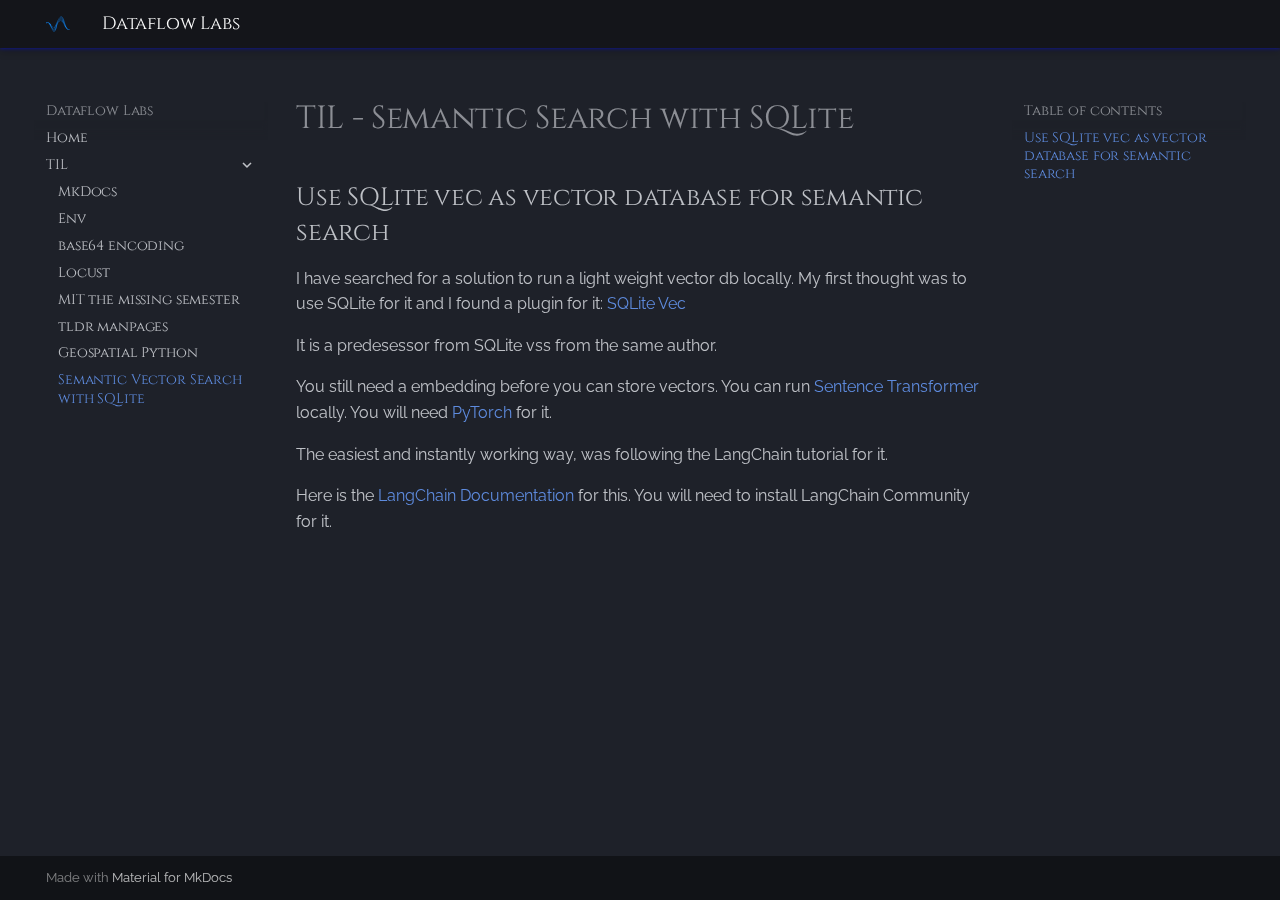
<file: til/sqlite-vec/index.html>
<!doctype html>
<html lang="en" class="no-js">
  <head>
    
      <meta charset="utf-8">
      <meta name="viewport" content="width=device-width,initial-scale=1">
      
      
      
      
        <link rel="prev" href="../geopython/">
      
      
      
      <link rel="icon" href="../../img/favicon.ico">
      <meta name="generator" content="mkdocs-1.6.1, mkdocs-material-9.6.13">
    
    
      
        <title>Semantic Vector Search with SQLite - Dataflow Labs</title>
      
    
    
      <link rel="stylesheet" href="../../assets/stylesheets/main.342714a4.min.css">
      
        
        <link rel="stylesheet" href="../../assets/stylesheets/palette.06af60db.min.css">
      
      
  
  
    
    
  
    
    
  
    
    
  
    
    
  
    
    
  
    
    
  
    
    
  
    
    
  
    
    
  
    
    
  
    
    
  
    
    
  
  
  <style>:root{--md-admonition-icon--note:url('data:image/svg+xml;charset=utf-8,%3Csvg%20xmlns%3D%22http%3A//www.w3.org/2000/svg%22%20viewBox%3D%220%200%20448%20512%22%3E%3C%21--%21%20Font%20Awesome%20Free%206.7.2%20by%20%40fontawesome%20-%20https%3A//fontawesome.com%20License%20-%20https%3A//fontawesome.com/license/free%20%28Icons%3A%20CC%20BY%204.0%2C%20Fonts%3A%20SIL%20OFL%201.1%2C%20Code%3A%20MIT%20License%29%20Copyright%202024%20Fonticons%2C%20Inc.--%3E%3Cpath%20d%3D%22M64%2032C28.7%2032%200%2060.7%200%2096v320c0%2035.3%2028.7%2064%2064%2064h224V368c0-26.5%2021.5-48%2048-48h112V96c0-35.3-28.7-64-64-64zm384%20320H336c-8.8%200-16%207.2-16%2016v112l32-32%2064-64z%22/%3E%3C/svg%3E');--md-admonition-icon--abstract:url('data:image/svg+xml;charset=utf-8,%3Csvg%20xmlns%3D%22http%3A//www.w3.org/2000/svg%22%20viewBox%3D%220%200%20448%20512%22%3E%3C%21--%21%20Font%20Awesome%20Free%206.7.2%20by%20%40fontawesome%20-%20https%3A//fontawesome.com%20License%20-%20https%3A//fontawesome.com/license/free%20%28Icons%3A%20CC%20BY%204.0%2C%20Fonts%3A%20SIL%20OFL%201.1%2C%20Code%3A%20MIT%20License%29%20Copyright%202024%20Fonticons%2C%20Inc.--%3E%3Cpath%20d%3D%22M96%200C43%200%200%2043%200%2096v320c0%2053%2043%2096%2096%2096h320c17.7%200%2032-14.3%2032-32s-14.3-32-32-32v-64c17.7%200%2032-14.3%2032-32V32c0-17.7-14.3-32-32-32H96m0%20384h256v64H96c-17.7%200-32-14.3-32-32s14.3-32%2032-32m32-240c0-8.8%207.2-16%2016-16h192c8.8%200%2016%207.2%2016%2016s-7.2%2016-16%2016H144c-8.8%200-16-7.2-16-16m16%2048h192c8.8%200%2016%207.2%2016%2016s-7.2%2016-16%2016H144c-8.8%200-16-7.2-16-16s7.2-16%2016-16%22/%3E%3C/svg%3E');--md-admonition-icon--info:url('data:image/svg+xml;charset=utf-8,%3Csvg%20xmlns%3D%22http%3A//www.w3.org/2000/svg%22%20viewBox%3D%220%200%20512%20512%22%3E%3C%21--%21%20Font%20Awesome%20Free%206.7.2%20by%20%40fontawesome%20-%20https%3A//fontawesome.com%20License%20-%20https%3A//fontawesome.com/license/free%20%28Icons%3A%20CC%20BY%204.0%2C%20Fonts%3A%20SIL%20OFL%201.1%2C%20Code%3A%20MIT%20License%29%20Copyright%202024%20Fonticons%2C%20Inc.--%3E%3Cpath%20d%3D%22M256%20512a256%20256%200%201%200%200-512%20256%20256%200%201%200%200%20512m-40-176h24v-64h-24c-13.3%200-24-10.7-24-24s10.7-24%2024-24h48c13.3%200%2024%2010.7%2024%2024v88h8c13.3%200%2024%2010.7%2024%2024s-10.7%2024-24%2024h-80c-13.3%200-24-10.7-24-24s10.7-24%2024-24m40-208a32%2032%200%201%201%200%2064%2032%2032%200%201%201%200-64%22/%3E%3C/svg%3E');--md-admonition-icon--tip:url('data:image/svg+xml;charset=utf-8,%3Csvg%20xmlns%3D%22http%3A//www.w3.org/2000/svg%22%20viewBox%3D%220%200%20512%20512%22%3E%3C%21--%21%20Font%20Awesome%20Free%206.7.2%20by%20%40fontawesome%20-%20https%3A//fontawesome.com%20License%20-%20https%3A//fontawesome.com/license/free%20%28Icons%3A%20CC%20BY%204.0%2C%20Fonts%3A%20SIL%20OFL%201.1%2C%20Code%3A%20MIT%20License%29%20Copyright%202024%20Fonticons%2C%20Inc.--%3E%3Cpath%20d%3D%22M480%2032c0-12.9-7.8-24.6-19.8-29.6S434.5.2%20425.3%209.3L381.7%2053c-48%2048-113.1%2075-181%2075H64c-35.3%200-64%2028.7-64%2064v96c0%2035.3%2028.7%2064%2064%2064v128c0%2017.7%2014.3%2032%2032%2032h64c17.7%200%2032-14.3%2032-32V352h8.7c67.9%200%20133%2027%20181%2075l43.6%2043.6c9.2%209.2%2022.9%2011.9%2034.9%206.9s19.8-16.6%2019.8-29.6V300.3c18.6-8.8%2032-32.5%2032-60.4s-13.4-51.6-32-60.4zm-64%2076.7v262.6C357.2%20317.8%20280.5%20288%20200.7%20288H192v-96h8.7c79.8%200%20156.5-29.8%20215.3-83.3%22/%3E%3C/svg%3E');--md-admonition-icon--success:url('data:image/svg+xml;charset=utf-8,%3Csvg%20xmlns%3D%22http%3A//www.w3.org/2000/svg%22%20viewBox%3D%220%200%20448%20512%22%3E%3C%21--%21%20Font%20Awesome%20Free%206.7.2%20by%20%40fontawesome%20-%20https%3A//fontawesome.com%20License%20-%20https%3A//fontawesome.com/license/free%20%28Icons%3A%20CC%20BY%204.0%2C%20Fonts%3A%20SIL%20OFL%201.1%2C%20Code%3A%20MIT%20License%29%20Copyright%202024%20Fonticons%2C%20Inc.--%3E%3Cpath%20d%3D%22M438.6%20105.4c12.5%2012.5%2012.5%2032.8%200%2045.3l-256%20256c-12.5%2012.5-32.8%2012.5-45.3%200l-128-128c-12.5-12.5-12.5-32.8%200-45.3s32.8-12.5%2045.3%200L160%20338.7l233.4-233.3c12.5-12.5%2032.8-12.5%2045.3%200z%22/%3E%3C/svg%3E');--md-admonition-icon--question:url('data:image/svg+xml;charset=utf-8,%3Csvg%20xmlns%3D%22http%3A//www.w3.org/2000/svg%22%20viewBox%3D%220%200%20512%20512%22%3E%3C%21--%21%20Font%20Awesome%20Free%206.7.2%20by%20%40fontawesome%20-%20https%3A//fontawesome.com%20License%20-%20https%3A//fontawesome.com/license/free%20%28Icons%3A%20CC%20BY%204.0%2C%20Fonts%3A%20SIL%20OFL%201.1%2C%20Code%3A%20MIT%20License%29%20Copyright%202024%20Fonticons%2C%20Inc.--%3E%3Cpath%20d%3D%22M256%20512a256%20256%200%201%200%200-512%20256%20256%200%201%200%200%20512m-86.2-346.7c7.9-22.3%2029.1-37.3%2052.8-37.3h58.3c34.9%200%2063.1%2028.3%2063.1%2063.1%200%2022.6-12.1%2043.5-31.7%2054.8L280%20264.4c-.2%2013-10.9%2023.6-24%2023.6-13.3%200-24-10.7-24-24v-13.5c0-8.6%204.6-16.5%2012.1-20.8l44.3-25.4c4.7-2.7%207.6-7.7%207.6-13.1%200-8.4-6.8-15.1-15.1-15.1h-58.3c-3.4%200-6.4%202.1-7.5%205.3l-.4%201.2c-4.4%2012.5-18.2%2019-30.6%2014.6s-19-18.2-14.6-30.6l.4-1.2zM224%20352a32%2032%200%201%201%2064%200%2032%2032%200%201%201-64%200%22/%3E%3C/svg%3E');--md-admonition-icon--warning:url('data:image/svg+xml;charset=utf-8,%3Csvg%20xmlns%3D%22http%3A//www.w3.org/2000/svg%22%20viewBox%3D%220%200%20512%20512%22%3E%3C%21--%21%20Font%20Awesome%20Free%206.7.2%20by%20%40fontawesome%20-%20https%3A//fontawesome.com%20License%20-%20https%3A//fontawesome.com/license/free%20%28Icons%3A%20CC%20BY%204.0%2C%20Fonts%3A%20SIL%20OFL%201.1%2C%20Code%3A%20MIT%20License%29%20Copyright%202024%20Fonticons%2C%20Inc.--%3E%3Cpath%20d%3D%22M256%2032c14.2%200%2027.3%207.5%2034.5%2019.8l216%20368c7.3%2012.4%207.3%2027.7.2%2040.1S486.3%20480%20472%20480H40c-14.3%200-27.6-7.7-34.7-20.1s-7-27.8.2-40.1l216-368C228.7%2039.5%20241.8%2032%20256%2032m0%20128c-13.3%200-24%2010.7-24%2024v112c0%2013.3%2010.7%2024%2024%2024s24-10.7%2024-24V184c0-13.3-10.7-24-24-24m32%20224a32%2032%200%201%200-64%200%2032%2032%200%201%200%2064%200%22/%3E%3C/svg%3E');--md-admonition-icon--failure:url('data:image/svg+xml;charset=utf-8,%3Csvg%20xmlns%3D%22http%3A//www.w3.org/2000/svg%22%20viewBox%3D%220%200%20512%20512%22%3E%3C%21--%21%20Font%20Awesome%20Free%206.7.2%20by%20%40fontawesome%20-%20https%3A//fontawesome.com%20License%20-%20https%3A//fontawesome.com/license/free%20%28Icons%3A%20CC%20BY%204.0%2C%20Fonts%3A%20SIL%20OFL%201.1%2C%20Code%3A%20MIT%20License%29%20Copyright%202024%20Fonticons%2C%20Inc.--%3E%3Cpath%20d%3D%22M459.1%2052.4%20442.6%206.5c-1.9-3.9-6.1-6.5-10.5-6.5s-8.5%202.6-10.4%206.5l-16.5%2045.9-46%2016.8c-4.3%201.6-7.3%205.9-7.2%2010.4%200%204.5%203%208.7%207.2%2010.2l45.7%2016.8%2016.8%2045.8c1.5%204.4%205.8%207.5%2010.4%207.5s8.9-3.1%2010.4-7.5l16.5-45.8%2045.7-16.8c4.2-1.5%207.2-5.7%207.2-10.2%200-4.6-3-8.9-7.2-10.4zm-132.4%2053c-12.5-12.5-32.8-12.5-45.3%200l-2.9%202.9c-22-8-45.8-12.3-70.5-12.3C93.1%2096%200%20189.1%200%20304s93.1%20208%20208%20208%20208-93.1%20208-208c0-24.7-4.3-48.5-12.2-70.5l2.9-2.9c12.5-12.5%2012.5-32.8%200-45.3l-80-80zM200%20192c-57.4%200-104%2046.6-104%20104v8c0%208.8-7.2%2016-16%2016s-16-7.2-16-16v-8c0-75.1%2060.9-136%20136-136h8c8.8%200%2016%207.2%2016%2016s-7.2%2016-16%2016z%22/%3E%3C/svg%3E');--md-admonition-icon--danger:url('data:image/svg+xml;charset=utf-8,%3Csvg%20xmlns%3D%22http%3A//www.w3.org/2000/svg%22%20viewBox%3D%220%200%20512%20512%22%3E%3C%21--%21%20Font%20Awesome%20Free%206.7.2%20by%20%40fontawesome%20-%20https%3A//fontawesome.com%20License%20-%20https%3A//fontawesome.com/license/free%20%28Icons%3A%20CC%20BY%204.0%2C%20Fonts%3A%20SIL%20OFL%201.1%2C%20Code%3A%20MIT%20License%29%20Copyright%202024%20Fonticons%2C%20Inc.--%3E%3Cpath%20d%3D%22M416%20398.9c58.5-41.1%2096-104.1%2096-174.9C512%20100.3%20397.4%200%20256%200S0%20100.3%200%20224c0%2070.7%2037.5%20133.8%2096%20174.9V464c0%2026.5%2021.5%2048%2048%2048h48v-48c0-8.8%207.2-16%2016-16s16%207.2%2016%2016v48h64v-48c0-8.8%207.2-16%2016-16s16%207.2%2016%2016v48h48c26.5%200%2048-21.5%2048-48v-65.1M96%20256a64%2064%200%201%201%20128%200%2064%2064%200%201%201-128%200m256-64a64%2064%200%201%201%200%20128%2064%2064%200%201%201%200-128%22/%3E%3C/svg%3E');--md-admonition-icon--bug:url('data:image/svg+xml;charset=utf-8,%3Csvg%20xmlns%3D%22http%3A//www.w3.org/2000/svg%22%20viewBox%3D%220%200%20640%20512%22%3E%3C%21--%21%20Font%20Awesome%20Free%206.7.2%20by%20%40fontawesome%20-%20https%3A//fontawesome.com%20License%20-%20https%3A//fontawesome.com/license/free%20%28Icons%3A%20CC%20BY%204.0%2C%20Fonts%3A%20SIL%20OFL%201.1%2C%20Code%3A%20MIT%20License%29%20Copyright%202024%20Fonticons%2C%20Inc.--%3E%3Cpath%20d%3D%22M320%200c17.7%200%2032%2014.3%2032%2032v64h120c39.8%200%2072%2032.2%2072%2072v272c0%2039.8-32.2%2072-72%2072H168c-39.8%200-72-32.2-72-72V168c0-39.8%2032.2-72%2072-72h120V32c0-17.7%2014.3-32%2032-32M208%20384c-8.8%200-16%207.2-16%2016s7.2%2016%2016%2016h32c8.8%200%2016-7.2%2016-16s-7.2-16-16-16zm96%200c-8.8%200-16%207.2-16%2016s7.2%2016%2016%2016h32c8.8%200%2016-7.2%2016-16s-7.2-16-16-16zm96%200c-8.8%200-16%207.2-16%2016s7.2%2016%2016%2016h32c8.8%200%2016-7.2%2016-16s-7.2-16-16-16zM264%20256a40%2040%200%201%200-80%200%2040%2040%200%201%200%2080%200m152%2040a40%2040%200%201%200%200-80%2040%2040%200%201%200%200%2080M48%20224h16v192H48c-26.5%200-48-21.5-48-48v-96c0-26.5%2021.5-48%2048-48m544%200c26.5%200%2048%2021.5%2048%2048v96c0%2026.5-21.5%2048-48%2048h-16V224z%22/%3E%3C/svg%3E');--md-admonition-icon--example:url('data:image/svg+xml;charset=utf-8,%3Csvg%20xmlns%3D%22http%3A//www.w3.org/2000/svg%22%20viewBox%3D%220%200%20448%20512%22%3E%3C%21--%21%20Font%20Awesome%20Free%206.7.2%20by%20%40fontawesome%20-%20https%3A//fontawesome.com%20License%20-%20https%3A//fontawesome.com/license/free%20%28Icons%3A%20CC%20BY%204.0%2C%20Fonts%3A%20SIL%20OFL%201.1%2C%20Code%3A%20MIT%20License%29%20Copyright%202024%20Fonticons%2C%20Inc.--%3E%3Cpath%20d%3D%22M288%200H128c-17.7%200-32%2014.3-32%2032s14.3%2032%2032%2032v132.8c0%2011.8-3.3%2023.5-9.5%2033.5L10.3%20406.2C3.6%20417.2%200%20429.7%200%20442.6%200%20480.9%2031.1%20512%2069.4%20512h309.2c38.3%200%2069.4-31.1%2069.4-69.4%200-12.8-3.6-25.4-10.3-36.4L329.5%20230.4c-6.2-10.1-9.5-21.7-9.5-33.5V64c17.7%200%2032-14.3%2032-32S337.7%200%20320%200zm-96%20196.8V64h64v132.8c0%2023.7%206.6%2046.9%2019%2067.1l34.5%2056.1h-171l34.5-56.1c12.4-20.2%2019-43.4%2019-67.1%22/%3E%3C/svg%3E');--md-admonition-icon--quote:url('data:image/svg+xml;charset=utf-8,%3Csvg%20xmlns%3D%22http%3A//www.w3.org/2000/svg%22%20viewBox%3D%220%200%20448%20512%22%3E%3C%21--%21%20Font%20Awesome%20Free%206.7.2%20by%20%40fontawesome%20-%20https%3A//fontawesome.com%20License%20-%20https%3A//fontawesome.com/license/free%20%28Icons%3A%20CC%20BY%204.0%2C%20Fonts%3A%20SIL%20OFL%201.1%2C%20Code%3A%20MIT%20License%29%20Copyright%202024%20Fonticons%2C%20Inc.--%3E%3Cpath%20d%3D%22M0%20216C0%20149.7%2053.7%2096%20120%2096h8c17.7%200%2032%2014.3%2032%2032s-14.3%2032-32%2032h-8c-30.9%200-56%2025.1-56%2056v8h64c35.3%200%2064%2028.7%2064%2064v64c0%2035.3-28.7%2064-64%2064H64c-35.3%200-64-28.7-64-64V216m256%200c0-66.3%2053.7-120%20120-120h8c17.7%200%2032%2014.3%2032%2032s-14.3%2032-32%2032h-8c-30.9%200-56%2025.1-56%2056v8h64c35.3%200%2064%2028.7%2064%2064v64c0%2035.3-28.7%2064-64%2064h-64c-35.3%200-64-28.7-64-64V216%22/%3E%3C/svg%3E');}</style>



    
    
      
    
    
      
        
        
        
        <link rel="stylesheet" href="../../assets/external/fonts.googleapis.com/css.60779c7a.css">
        <style>:root{--md-text-font:"Raleway";--md-code-font:"Source Code Pro"}</style>
      
    
    
      <link rel="stylesheet" href="../../stylesheets/extra.css">
    
    <script>__md_scope=new URL("../..",location),__md_hash=e=>[...e].reduce(((e,_)=>(e<<5)-e+_.charCodeAt(0)),0),__md_get=(e,_=localStorage,t=__md_scope)=>JSON.parse(_.getItem(t.pathname+"."+e)),__md_set=(e,_,t=localStorage,a=__md_scope)=>{try{t.setItem(a.pathname+"."+e,JSON.stringify(_))}catch(e){}}</script>
    
      

    
    
    
  </head>
  
  
    
    
    
    
    
    <body dir="ltr" data-md-color-scheme="slate" data-md-color-primary="black" data-md-color-accent="indigo">
  
    
    <input class="md-toggle" data-md-toggle="drawer" type="checkbox" id="__drawer" autocomplete="off">
    <input class="md-toggle" data-md-toggle="search" type="checkbox" id="__search" autocomplete="off">
    <label class="md-overlay" for="__drawer"></label>
    <div data-md-component="skip">
      
        
        <a href="#til-semantic-search-with-sqlite" class="md-skip">
          Skip to content
        </a>
      
    </div>
    <div data-md-component="announce">
      
    </div>
    
    
      

  

<header class="md-header md-header--shadow" data-md-component="header">
  <nav class="md-header__inner md-grid" aria-label="Header">
    <a href="../.." title="Dataflow Labs" class="md-header__button md-logo" aria-label="Dataflow Labs" data-md-component="logo">
      
  <img src="../../img/dataflow-wave.svg" alt="logo">

    </a>
    <label class="md-header__button md-icon" for="__drawer">
      
      <svg xmlns="http://www.w3.org/2000/svg" viewBox="0 0 24 24"><path d="M3 6h18v2H3zm0 5h18v2H3zm0 5h18v2H3z"/></svg>
    </label>
    <div class="md-header__title" data-md-component="header-title">
      <div class="md-header__ellipsis">
        <div class="md-header__topic">
          <span class="md-ellipsis">
            Dataflow Labs
          </span>
        </div>
        <div class="md-header__topic" data-md-component="header-topic">
          <span class="md-ellipsis">
            
              Semantic Vector Search with SQLite
            
          </span>
        </div>
      </div>
    </div>
    
      
    
    
    
    
    
  </nav>
  
</header>
    
    <div class="md-container" data-md-component="container">
      
      
        
          
        
      
      <main class="md-main" data-md-component="main">
        <div class="md-main__inner md-grid">
          
            
              
              <div class="md-sidebar md-sidebar--primary" data-md-component="sidebar" data-md-type="navigation" >
                <div class="md-sidebar__scrollwrap">
                  <div class="md-sidebar__inner">
                    



<nav class="md-nav md-nav--primary" aria-label="Navigation" data-md-level="0">
  <label class="md-nav__title" for="__drawer">
    <a href="../.." title="Dataflow Labs" class="md-nav__button md-logo" aria-label="Dataflow Labs" data-md-component="logo">
      
  <img src="../../img/dataflow-wave.svg" alt="logo">

    </a>
    Dataflow Labs
  </label>
  
  <ul class="md-nav__list" data-md-scrollfix>
    
      
      
  
  
  
  
    <li class="md-nav__item">
      <a href="../.." class="md-nav__link">
        
  
  
  <span class="md-ellipsis">
    Home
    
  </span>
  

      </a>
    </li>
  

    
      
      
  
  
    
  
  
  
    
    
    
    
    
    <li class="md-nav__item md-nav__item--active md-nav__item--nested">
      
        
        
        <input class="md-nav__toggle md-toggle " type="checkbox" id="__nav_2" checked>
        
          
          <label class="md-nav__link" for="__nav_2" id="__nav_2_label" tabindex="0">
            
  
  
  <span class="md-ellipsis">
    TIL
    
  </span>
  

            <span class="md-nav__icon md-icon"></span>
          </label>
        
        <nav class="md-nav" data-md-level="1" aria-labelledby="__nav_2_label" aria-expanded="true">
          <label class="md-nav__title" for="__nav_2">
            <span class="md-nav__icon md-icon"></span>
            TIL
          </label>
          <ul class="md-nav__list" data-md-scrollfix>
            
              
                
  
  
  
  
    <li class="md-nav__item">
      <a href="../mkdocs-til/" class="md-nav__link">
        
  
  
  <span class="md-ellipsis">
    MkDocs
    
  </span>
  

      </a>
    </li>
  

              
            
              
                
  
  
  
  
    <li class="md-nav__item">
      <a href="../env-til/" class="md-nav__link">
        
  
  
  <span class="md-ellipsis">
    Env
    
  </span>
  

      </a>
    </li>
  

              
            
              
                
  
  
  
  
    <li class="md-nav__item">
      <a href="../base-encoding/" class="md-nav__link">
        
  
  
  <span class="md-ellipsis">
    base64 encoding
    
  </span>
  

      </a>
    </li>
  

              
            
              
                
  
  
  
  
    <li class="md-nav__item">
      <a href="../locust/" class="md-nav__link">
        
  
  
  <span class="md-ellipsis">
    Locust
    
  </span>
  

      </a>
    </li>
  

              
            
              
                
  
  
  
  
    <li class="md-nav__item">
      <a href="../mit-missing/" class="md-nav__link">
        
  
  
  <span class="md-ellipsis">
    MIT the missing semester
    
  </span>
  

      </a>
    </li>
  

              
            
              
                
  
  
  
  
    <li class="md-nav__item">
      <a href="../tldr-man/" class="md-nav__link">
        
  
  
  <span class="md-ellipsis">
    tldr manpages
    
  </span>
  

      </a>
    </li>
  

              
            
              
                
  
  
  
  
    <li class="md-nav__item">
      <a href="../geopython/" class="md-nav__link">
        
  
  
  <span class="md-ellipsis">
    Geospatial Python
    
  </span>
  

      </a>
    </li>
  

              
            
              
                
  
  
    
  
  
  
    <li class="md-nav__item md-nav__item--active">
      
      <input class="md-nav__toggle md-toggle" type="checkbox" id="__toc">
      
      
        
      
      
        <label class="md-nav__link md-nav__link--active" for="__toc">
          
  
  
  <span class="md-ellipsis">
    Semantic Vector Search with SQLite
    
  </span>
  

          <span class="md-nav__icon md-icon"></span>
        </label>
      
      <a href="./" class="md-nav__link md-nav__link--active">
        
  
  
  <span class="md-ellipsis">
    Semantic Vector Search with SQLite
    
  </span>
  

      </a>
      
        

<nav class="md-nav md-nav--secondary" aria-label="Table of contents">
  
  
  
    
  
  
    <label class="md-nav__title" for="__toc">
      <span class="md-nav__icon md-icon"></span>
      Table of contents
    </label>
    <ul class="md-nav__list" data-md-component="toc" data-md-scrollfix>
      
        <li class="md-nav__item">
  <a href="#use-sqlite-vec-as-vector-database-for-semantic-search" class="md-nav__link">
    <span class="md-ellipsis">
      Use SQLite vec as vector database for semantic search
    </span>
  </a>
  
</li>
      
    </ul>
  
</nav>
      
    </li>
  

              
            
          </ul>
        </nav>
      
    </li>
  

    
  </ul>
</nav>
                  </div>
                </div>
              </div>
            
            
              
              <div class="md-sidebar md-sidebar--secondary" data-md-component="sidebar" data-md-type="toc" >
                <div class="md-sidebar__scrollwrap">
                  <div class="md-sidebar__inner">
                    

<nav class="md-nav md-nav--secondary" aria-label="Table of contents">
  
  
  
    
  
  
    <label class="md-nav__title" for="__toc">
      <span class="md-nav__icon md-icon"></span>
      Table of contents
    </label>
    <ul class="md-nav__list" data-md-component="toc" data-md-scrollfix>
      
        <li class="md-nav__item">
  <a href="#use-sqlite-vec-as-vector-database-for-semantic-search" class="md-nav__link">
    <span class="md-ellipsis">
      Use SQLite vec as vector database for semantic search
    </span>
  </a>
  
</li>
      
    </ul>
  
</nav>
                  </div>
                </div>
              </div>
            
          
          
            <div class="md-content" data-md-component="content">
              <article class="md-content__inner md-typeset">
                
                  



<h1 id="til-semantic-search-with-sqlite">TIL - Semantic Search with SQLite</h1>
<h2 id="use-sqlite-vec-as-vector-database-for-semantic-search">Use SQLite vec as vector database for semantic search</h2>
<p>I have searched for a solution to run a light weight vector db locally. 
My first thought was to use SQLite for it and I found a plugin for it:
<a href="https://github.com/asg017/sqlite-vec">SQLite Vec</a></p>
<p>It is a predesessor from SQLite vss from the same author. </p>
<p>You still need a embedding before you can store vectors. You can run 
<a href="https://sbert.net/">Sentence Transformer</a> locally. You will need
<a href="https://pytorch.org/get-started/locally/">PyTorch</a> for it. </p>
<p>The easiest and instantly working way, was following the LangChain
tutorial for it. </p>
<p>Here is the <a href="https://python.langchain.com/docs/integrations/vectorstores/sqlitevec/">LangChain Documentation</a>
for this. You will need to install LangChain Community for it. </p>












                
              </article>
            </div>
          
          
<script>var target=document.getElementById(location.hash.slice(1));target&&target.name&&(target.checked=target.name.startsWith("__tabbed_"))</script>
        </div>
        
      </main>
      
        <footer class="md-footer">
  
  <div class="md-footer-meta md-typeset">
    <div class="md-footer-meta__inner md-grid">
      <div class="md-copyright">
  
  
    Made with
    <a href="https://squidfunk.github.io/mkdocs-material/" target="_blank" rel="noopener">
      Material for MkDocs
    </a>
  
</div>
      
    </div>
  </div>
</footer>
      
    </div>
    <div class="md-dialog" data-md-component="dialog">
      <div class="md-dialog__inner md-typeset"></div>
    </div>
    
    
    
      
      <script id="__config" type="application/json">{"base": "../..", "features": ["content.code.copy"], "search": "../../assets/javascripts/workers/search.d50fe291.min.js", "tags": null, "translations": {"clipboard.copied": "Copied to clipboard", "clipboard.copy": "Copy to clipboard", "search.result.more.one": "1 more on this page", "search.result.more.other": "# more on this page", "search.result.none": "No matching documents", "search.result.one": "1 matching document", "search.result.other": "# matching documents", "search.result.placeholder": "Type to start searching", "search.result.term.missing": "Missing", "select.version": "Select version"}, "version": null}</script>
    
    
      <script src="../../assets/javascripts/bundle.13a4f30d.min.js"></script>
      
        <script src="../../assets/external/unpkg.com/mermaid@11/dist/mermaid.min.js"></script>
      
    
  </body>
</html>
</file>
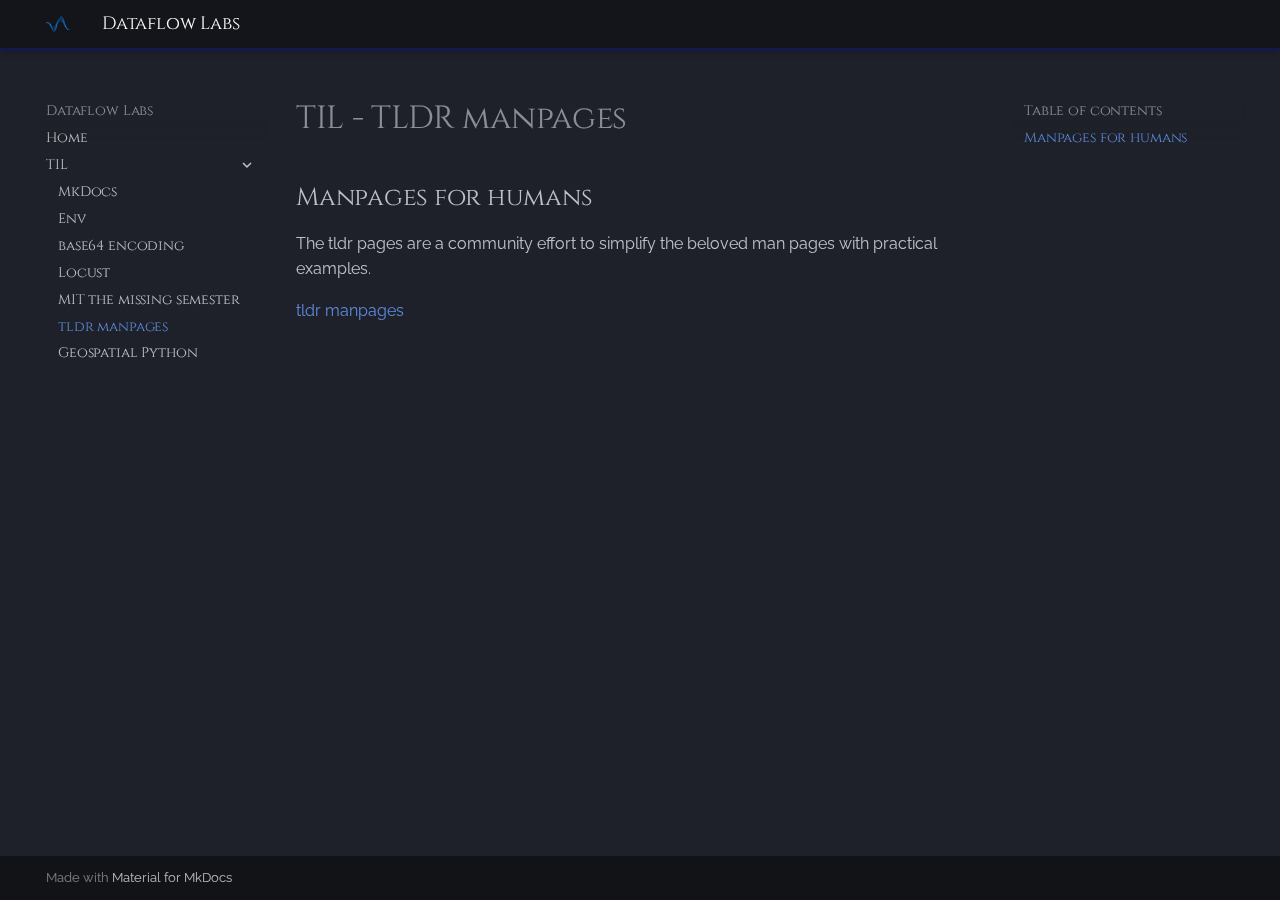
<file: til/tldr-man/index.html>
<!doctype html>
<html lang="en" class="no-js">
  <head>
    
      <meta charset="utf-8">
      <meta name="viewport" content="width=device-width,initial-scale=1">
      
      
      
      
        <link rel="prev" href="../mit-missing/">
      
      
        <link rel="next" href="../geopython/">
      
      
      <link rel="icon" href="../../img/favicon.ico">
      <meta name="generator" content="mkdocs-1.6.0, mkdocs-material-9.5.19">
    
    
      
        <title>tldr manpages - Dataflow Labs</title>
      
    
    
      <link rel="stylesheet" href="../../assets/stylesheets/main.66ac8b77.min.css">
      
        
        <link rel="stylesheet" href="../../assets/stylesheets/palette.06af60db.min.css">
      
      
  
  
    
    
  
    
    
  
    
    
  
    
    
  
    
    
  
    
    
  
    
    
  
    
    
  
    
    
  
    
    
  
    
    
  
    
    
  
  
  <style>:root{--md-admonition-icon--note:url('data:image/svg+xml;charset=utf-8,<svg xmlns="http://www.w3.org/2000/svg" viewBox="0 0 448 512"><!--! Font Awesome Free 6.5.2 by @fontawesome - https://fontawesome.com License - https://fontawesome.com/license/free (Icons: CC BY 4.0, Fonts: SIL OFL 1.1, Code: MIT License) Copyright 2024 Fonticons, Inc.--><path d="M64 32C28.7 32 0 60.7 0 96v320c0 35.3 28.7 64 64 64h224V368c0-26.5 21.5-48 48-48h112V96c0-35.3-28.7-64-64-64H64zm384 320H336c-8.8 0-16 7.2-16 16v112l32-32 64-64 32-32z"/></svg>');--md-admonition-icon--abstract:url('data:image/svg+xml;charset=utf-8,<svg xmlns="http://www.w3.org/2000/svg" viewBox="0 0 448 512"><!--! Font Awesome Free 6.5.2 by @fontawesome - https://fontawesome.com License - https://fontawesome.com/license/free (Icons: CC BY 4.0, Fonts: SIL OFL 1.1, Code: MIT License) Copyright 2024 Fonticons, Inc.--><path d="M96 0C43 0 0 43 0 96v320c0 53 43 96 96 96h320c17.7 0 32-14.3 32-32s-14.3-32-32-32v-64c17.7 0 32-14.3 32-32V32c0-17.7-14.3-32-32-32H96zm0 384h256v64H96c-17.7 0-32-14.3-32-32s14.3-32 32-32zm32-240c0-8.8 7.2-16 16-16h192c8.8 0 16 7.2 16 16s-7.2 16-16 16H144c-8.8 0-16-7.2-16-16zm16 48h192c8.8 0 16 7.2 16 16s-7.2 16-16 16H144c-8.8 0-16-7.2-16-16s7.2-16 16-16z"/></svg>');--md-admonition-icon--info:url('data:image/svg+xml;charset=utf-8,<svg xmlns="http://www.w3.org/2000/svg" viewBox="0 0 512 512"><!--! Font Awesome Free 6.5.2 by @fontawesome - https://fontawesome.com License - https://fontawesome.com/license/free (Icons: CC BY 4.0, Fonts: SIL OFL 1.1, Code: MIT License) Copyright 2024 Fonticons, Inc.--><path d="M256 512a256 256 0 1 0 0-512 256 256 0 1 0 0 512zm-40-176h24v-64h-24c-13.3 0-24-10.7-24-24s10.7-24 24-24h48c13.3 0 24 10.7 24 24v88h8c13.3 0 24 10.7 24 24s-10.7 24-24 24h-80c-13.3 0-24-10.7-24-24s10.7-24 24-24zm40-208a32 32 0 1 1 0 64 32 32 0 1 1 0-64z"/></svg>');--md-admonition-icon--tip:url('data:image/svg+xml;charset=utf-8,<svg xmlns="http://www.w3.org/2000/svg" viewBox="0 0 512 512"><!--! Font Awesome Free 6.5.2 by @fontawesome - https://fontawesome.com License - https://fontawesome.com/license/free (Icons: CC BY 4.0, Fonts: SIL OFL 1.1, Code: MIT License) Copyright 2024 Fonticons, Inc.--><path d="M480 32c0-12.9-7.8-24.6-19.8-29.6S434.5.2 425.3 9.3L381.7 53c-48 48-113.1 75-181 75H64c-35.3 0-64 28.7-64 64v96c0 35.3 28.7 64 64 64v128c0 17.7 14.3 32 32 32h64c17.7 0 32-14.3 32-32V352h8.7c67.9 0 133 27 181 75l43.6 43.6c9.2 9.2 22.9 11.9 34.9 6.9s19.8-16.6 19.8-29.6V300.4c18.6-8.8 32-32.5 32-60.4s-13.4-51.6-32-60.4V32zm-64 76.7v262.6C357.2 317.8 280.5 288 200.7 288H192v-96h8.7c79.8 0 156.5-29.8 215.3-83.3z"/></svg>');--md-admonition-icon--success:url('data:image/svg+xml;charset=utf-8,<svg xmlns="http://www.w3.org/2000/svg" viewBox="0 0 448 512"><!--! Font Awesome Free 6.5.2 by @fontawesome - https://fontawesome.com License - https://fontawesome.com/license/free (Icons: CC BY 4.0, Fonts: SIL OFL 1.1, Code: MIT License) Copyright 2024 Fonticons, Inc.--><path d="M438.6 105.4c12.5 12.5 12.5 32.8 0 45.3l-256 256c-12.5 12.5-32.8 12.5-45.3 0l-128-128c-12.5-12.5-12.5-32.8 0-45.3s32.8-12.5 45.3 0L160 338.7l233.4-233.3c12.5-12.5 32.8-12.5 45.3 0z"/></svg>');--md-admonition-icon--question:url('data:image/svg+xml;charset=utf-8,<svg xmlns="http://www.w3.org/2000/svg" viewBox="0 0 512 512"><!--! Font Awesome Free 6.5.2 by @fontawesome - https://fontawesome.com License - https://fontawesome.com/license/free (Icons: CC BY 4.0, Fonts: SIL OFL 1.1, Code: MIT License) Copyright 2024 Fonticons, Inc.--><path d="M256 512a256 256 0 1 0 0-512 256 256 0 1 0 0 512zm-86.2-346.7c7.9-22.3 29.1-37.3 52.8-37.3h58.3c34.9 0 63.1 28.3 63.1 63.1 0 22.6-12.1 43.5-31.7 54.8L280 264.4c-.2 13-10.9 23.6-24 23.6-13.3 0-24-10.7-24-24v-13.5c0-8.6 4.6-16.5 12.1-20.8l44.3-25.4c4.7-2.7 7.6-7.7 7.6-13.1 0-8.4-6.8-15.1-15.1-15.1h-58.3c-3.4 0-6.4 2.1-7.5 5.3l-.4 1.2c-4.4 12.5-18.2 19-30.6 14.6s-19-18.2-14.6-30.6l.4-1.2zM224 352a32 32 0 1 1 64 0 32 32 0 1 1-64 0z"/></svg>');--md-admonition-icon--warning:url('data:image/svg+xml;charset=utf-8,<svg xmlns="http://www.w3.org/2000/svg" viewBox="0 0 512 512"><!--! Font Awesome Free 6.5.2 by @fontawesome - https://fontawesome.com License - https://fontawesome.com/license/free (Icons: CC BY 4.0, Fonts: SIL OFL 1.1, Code: MIT License) Copyright 2024 Fonticons, Inc.--><path d="M256 32c14.2 0 27.3 7.5 34.5 19.8l216 368c7.3 12.4 7.3 27.7.2 40.1S486.3 480 472 480H40c-14.3 0-27.6-7.7-34.7-20.1s-7-27.8.2-40.1l216-368C228.7 39.5 241.8 32 256 32zm0 128c-13.3 0-24 10.7-24 24v112c0 13.3 10.7 24 24 24s24-10.7 24-24V184c0-13.3-10.7-24-24-24zm32 224a32 32 0 1 0-64 0 32 32 0 1 0 64 0z"/></svg>');--md-admonition-icon--failure:url('data:image/svg+xml;charset=utf-8,<svg xmlns="http://www.w3.org/2000/svg" viewBox="0 0 512 512"><!--! Font Awesome Free 6.5.2 by @fontawesome - https://fontawesome.com License - https://fontawesome.com/license/free (Icons: CC BY 4.0, Fonts: SIL OFL 1.1, Code: MIT License) Copyright 2024 Fonticons, Inc.--><path d="M459.1 52.4 442.6 6.5c-1.9-3.9-6.1-6.5-10.5-6.5s-8.5 2.6-10.4 6.5l-16.5 45.9-46 16.8c-4.3 1.6-7.3 5.9-7.2 10.4 0 4.5 3 8.7 7.2 10.2l45.7 16.8 16.8 45.8c1.5 4.4 5.8 7.5 10.4 7.5s8.9-3.1 10.4-7.5l16.5-45.8 45.7-16.8c4.2-1.5 7.2-5.7 7.2-10.2 0-4.6-3-8.9-7.2-10.4l-45.6-16.8zm-132.4 53c-12.5-12.5-32.8-12.5-45.3 0l-2.9 2.9c-22-8-45.8-12.3-70.5-12.3C93.1 96 0 189.1 0 304s93.1 208 208 208 208-93.1 208-208c0-24.7-4.3-48.5-12.2-70.5l2.9-2.9c12.5-12.5 12.5-32.8 0-45.3l-80-80zM200 192c-57.4 0-104 46.6-104 104v8c0 8.8-7.2 16-16 16s-16-7.2-16-16v-8c0-75.1 60.9-136 136-136h8c8.8 0 16 7.2 16 16s-7.2 16-16 16h-8z"/></svg>');--md-admonition-icon--danger:url('data:image/svg+xml;charset=utf-8,<svg xmlns="http://www.w3.org/2000/svg" viewBox="0 0 512 512"><!--! Font Awesome Free 6.5.2 by @fontawesome - https://fontawesome.com License - https://fontawesome.com/license/free (Icons: CC BY 4.0, Fonts: SIL OFL 1.1, Code: MIT License) Copyright 2024 Fonticons, Inc.--><path d="M416 398.9c58.5-41.1 96-104.1 96-174.9C512 100.3 397.4 0 256 0S0 100.3 0 224c0 70.7 37.5 133.8 96 174.9V464c0 26.5 21.5 48 48 48h48v-48c0-8.8 7.2-16 16-16s16 7.2 16 16v48h64v-48c0-8.8 7.2-16 16-16s16 7.2 16 16v48h48c26.5 0 48-21.5 48-48v-65.1zM96 256a64 64 0 1 1 128 0 64 64 0 1 1-128 0zm256-64a64 64 0 1 1 0 128 64 64 0 1 1 0-128z"/></svg>');--md-admonition-icon--bug:url('data:image/svg+xml;charset=utf-8,<svg xmlns="http://www.w3.org/2000/svg" viewBox="0 0 640 512"><!--! Font Awesome Free 6.5.2 by @fontawesome - https://fontawesome.com License - https://fontawesome.com/license/free (Icons: CC BY 4.0, Fonts: SIL OFL 1.1, Code: MIT License) Copyright 2024 Fonticons, Inc.--><path d="M320 0c17.7 0 32 14.3 32 32v64h120c39.8 0 72 32.2 72 72v272c0 39.8-32.2 72-72 72H168c-39.8 0-72-32.2-72-72V168c0-39.8 32.2-72 72-72h120V32c0-17.7 14.3-32 32-32zM208 384c-8.8 0-16 7.2-16 16s7.2 16 16 16h32c8.8 0 16-7.2 16-16s-7.2-16-16-16h-32zm96 0c-8.8 0-16 7.2-16 16s7.2 16 16 16h32c8.8 0 16-7.2 16-16s-7.2-16-16-16h-32zm96 0c-8.8 0-16 7.2-16 16s7.2 16 16 16h32c8.8 0 16-7.2 16-16s-7.2-16-16-16h-32zM264 256a40 40 0 1 0-80 0 40 40 0 1 0 80 0zm152 40a40 40 0 1 0 0-80 40 40 0 1 0 0 80zM48 224h16v192H48c-26.5 0-48-21.5-48-48v-96c0-26.5 21.5-48 48-48zm544 0c26.5 0 48 21.5 48 48v96c0 26.5-21.5 48-48 48h-16V224h16z"/></svg>');--md-admonition-icon--example:url('data:image/svg+xml;charset=utf-8,<svg xmlns="http://www.w3.org/2000/svg" viewBox="0 0 448 512"><!--! Font Awesome Free 6.5.2 by @fontawesome - https://fontawesome.com License - https://fontawesome.com/license/free (Icons: CC BY 4.0, Fonts: SIL OFL 1.1, Code: MIT License) Copyright 2024 Fonticons, Inc.--><path d="M288 0H128c-17.7 0-32 14.3-32 32s14.3 32 32 32v132.8c0 11.8-3.3 23.5-9.5 33.5L10.3 406.2C3.6 417.2 0 429.7 0 442.6 0 480.9 31.1 512 69.4 512h309.2c38.3 0 69.4-31.1 69.4-69.4 0-12.8-3.6-25.4-10.3-36.4L329.5 230.4c-6.2-10.1-9.5-21.7-9.5-33.5V64c17.7 0 32-14.3 32-32S337.7 0 320 0h-32zm-96 196.8V64h64v132.8c0 23.7 6.6 46.9 19 67.1l34.5 56.1h-171l34.5-56.1c12.4-20.2 19-43.4 19-67.1z"/></svg>');--md-admonition-icon--quote:url('data:image/svg+xml;charset=utf-8,<svg xmlns="http://www.w3.org/2000/svg" viewBox="0 0 448 512"><!--! Font Awesome Free 6.5.2 by @fontawesome - https://fontawesome.com License - https://fontawesome.com/license/free (Icons: CC BY 4.0, Fonts: SIL OFL 1.1, Code: MIT License) Copyright 2024 Fonticons, Inc.--><path d="M0 216C0 149.7 53.7 96 120 96h8c17.7 0 32 14.3 32 32s-14.3 32-32 32h-8c-30.9 0-56 25.1-56 56v8h64c35.3 0 64 28.7 64 64v64c0 35.3-28.7 64-64 64H64c-35.3 0-64-28.7-64-64V216zm256 0c0-66.3 53.7-120 120-120h8c17.7 0 32 14.3 32 32s-14.3 32-32 32h-8c-30.9 0-56 25.1-56 56v8h64c35.3 0 64 28.7 64 64v64c0 35.3-28.7 64-64 64h-64c-35.3 0-64-28.7-64-64V216z"/></svg>');}</style>



    
    
      
    
    
      
        
        
        
        <link rel="stylesheet" href="../../assets/external/fonts.googleapis.com/css.60779c7a.css">
        <style>:root{--md-text-font:"Raleway";--md-code-font:"Source Code Pro"}</style>
      
    
    
      <link rel="stylesheet" href="../../stylesheets/extra.css">
    
    <script>__md_scope=new URL("../..",location),__md_hash=e=>[...e].reduce((e,_)=>(e<<5)-e+_.charCodeAt(0),0),__md_get=(e,_=localStorage,t=__md_scope)=>JSON.parse(_.getItem(t.pathname+"."+e)),__md_set=(e,_,t=localStorage,a=__md_scope)=>{try{t.setItem(a.pathname+"."+e,JSON.stringify(_))}catch(e){}}</script>
    
      

    
    
    
  </head>
  
  
    
    
    
    
    
    <body dir="ltr" data-md-color-scheme="slate" data-md-color-primary="black" data-md-color-accent="indigo">
  
    
    <input class="md-toggle" data-md-toggle="drawer" type="checkbox" id="__drawer" autocomplete="off">
    <input class="md-toggle" data-md-toggle="search" type="checkbox" id="__search" autocomplete="off">
    <label class="md-overlay" for="__drawer"></label>
    <div data-md-component="skip">
      
        
        <a href="#til-tldr-manpages" class="md-skip">
          Skip to content
        </a>
      
    </div>
    <div data-md-component="announce">
      
    </div>
    
    
      

  

<header class="md-header md-header--shadow" data-md-component="header">
  <nav class="md-header__inner md-grid" aria-label="Header">
    <a href="../.." title="Dataflow Labs" class="md-header__button md-logo" aria-label="Dataflow Labs" data-md-component="logo">
      
  <img src="../../img/dataflow-wave.svg" alt="logo">

    </a>
    <label class="md-header__button md-icon" for="__drawer">
      
      <svg xmlns="http://www.w3.org/2000/svg" viewBox="0 0 24 24"><path d="M3 6h18v2H3V6m0 5h18v2H3v-2m0 5h18v2H3v-2Z"/></svg>
    </label>
    <div class="md-header__title" data-md-component="header-title">
      <div class="md-header__ellipsis">
        <div class="md-header__topic">
          <span class="md-ellipsis">
            Dataflow Labs
          </span>
        </div>
        <div class="md-header__topic" data-md-component="header-topic">
          <span class="md-ellipsis">
            
              tldr manpages
            
          </span>
        </div>
      </div>
    </div>
    
      
    
    
    
    
    
  </nav>
  
</header>
    
    <div class="md-container" data-md-component="container">
      
      
        
          
        
      
      <main class="md-main" data-md-component="main">
        <div class="md-main__inner md-grid">
          
            
              
              <div class="md-sidebar md-sidebar--primary" data-md-component="sidebar" data-md-type="navigation" >
                <div class="md-sidebar__scrollwrap">
                  <div class="md-sidebar__inner">
                    



<nav class="md-nav md-nav--primary" aria-label="Navigation" data-md-level="0">
  <label class="md-nav__title" for="__drawer">
    <a href="../.." title="Dataflow Labs" class="md-nav__button md-logo" aria-label="Dataflow Labs" data-md-component="logo">
      
  <img src="../../img/dataflow-wave.svg" alt="logo">

    </a>
    Dataflow Labs
  </label>
  
  <ul class="md-nav__list" data-md-scrollfix>
    
      
      
  
  
  
  
    <li class="md-nav__item">
      <a href="../.." class="md-nav__link">
        
  
  <span class="md-ellipsis">
    Home
  </span>
  

      </a>
    </li>
  

    
      
      
  
  
    
  
  
  
    
    
    
    
    <li class="md-nav__item md-nav__item--active md-nav__item--nested">
      
        
        
        <input class="md-nav__toggle md-toggle " type="checkbox" id="__nav_2" checked>
        
          
          <label class="md-nav__link" for="__nav_2" id="__nav_2_label" tabindex="0">
            
  
  <span class="md-ellipsis">
    TIL
  </span>
  

            <span class="md-nav__icon md-icon"></span>
          </label>
        
        <nav class="md-nav" data-md-level="1" aria-labelledby="__nav_2_label" aria-expanded="true">
          <label class="md-nav__title" for="__nav_2">
            <span class="md-nav__icon md-icon"></span>
            TIL
          </label>
          <ul class="md-nav__list" data-md-scrollfix>
            
              
                
  
  
  
  
    <li class="md-nav__item">
      <a href="../mkdocs-til/" class="md-nav__link">
        
  
  <span class="md-ellipsis">
    MkDocs
  </span>
  

      </a>
    </li>
  

              
            
              
                
  
  
  
  
    <li class="md-nav__item">
      <a href="../env-til/" class="md-nav__link">
        
  
  <span class="md-ellipsis">
    Env
  </span>
  

      </a>
    </li>
  

              
            
              
                
  
  
  
  
    <li class="md-nav__item">
      <a href="../base-encoding/" class="md-nav__link">
        
  
  <span class="md-ellipsis">
    base64 encoding
  </span>
  

      </a>
    </li>
  

              
            
              
                
  
  
  
  
    <li class="md-nav__item">
      <a href="../locust/" class="md-nav__link">
        
  
  <span class="md-ellipsis">
    Locust
  </span>
  

      </a>
    </li>
  

              
            
              
                
  
  
  
  
    <li class="md-nav__item">
      <a href="../mit-missing/" class="md-nav__link">
        
  
  <span class="md-ellipsis">
    MIT the missing semester
  </span>
  

      </a>
    </li>
  

              
            
              
                
  
  
    
  
  
  
    <li class="md-nav__item md-nav__item--active">
      
      <input class="md-nav__toggle md-toggle" type="checkbox" id="__toc">
      
      
        
      
      
        <label class="md-nav__link md-nav__link--active" for="__toc">
          
  
  <span class="md-ellipsis">
    tldr manpages
  </span>
  

          <span class="md-nav__icon md-icon"></span>
        </label>
      
      <a href="./" class="md-nav__link md-nav__link--active">
        
  
  <span class="md-ellipsis">
    tldr manpages
  </span>
  

      </a>
      
        

<nav class="md-nav md-nav--secondary" aria-label="Table of contents">
  
  
  
    
  
  
    <label class="md-nav__title" for="__toc">
      <span class="md-nav__icon md-icon"></span>
      Table of contents
    </label>
    <ul class="md-nav__list" data-md-component="toc" data-md-scrollfix>
      
        <li class="md-nav__item">
  <a href="#manpages-for-humans" class="md-nav__link">
    <span class="md-ellipsis">
      Manpages for humans
    </span>
  </a>
  
</li>
      
    </ul>
  
</nav>
      
    </li>
  

              
            
              
                
  
  
  
  
    <li class="md-nav__item">
      <a href="../geopython/" class="md-nav__link">
        
  
  <span class="md-ellipsis">
    Geospatial Python
  </span>
  

      </a>
    </li>
  

              
            
          </ul>
        </nav>
      
    </li>
  

    
  </ul>
</nav>
                  </div>
                </div>
              </div>
            
            
              
              <div class="md-sidebar md-sidebar--secondary" data-md-component="sidebar" data-md-type="toc" >
                <div class="md-sidebar__scrollwrap">
                  <div class="md-sidebar__inner">
                    

<nav class="md-nav md-nav--secondary" aria-label="Table of contents">
  
  
  
    
  
  
    <label class="md-nav__title" for="__toc">
      <span class="md-nav__icon md-icon"></span>
      Table of contents
    </label>
    <ul class="md-nav__list" data-md-component="toc" data-md-scrollfix>
      
        <li class="md-nav__item">
  <a href="#manpages-for-humans" class="md-nav__link">
    <span class="md-ellipsis">
      Manpages for humans
    </span>
  </a>
  
</li>
      
    </ul>
  
</nav>
                  </div>
                </div>
              </div>
            
          
          
            <div class="md-content" data-md-component="content">
              <article class="md-content__inner md-typeset">
                
                  


<h1 id="til-tldr-manpages">TIL - TLDR manpages</h1>
<h2 id="manpages-for-humans">Manpages for humans</h2>
<p>The tldr pages are a community effort to simplify the beloved man pages with practical examples. </p>
<p><a href="https://tldr.sh/">tldr manpages</a></p>












                
              </article>
            </div>
          
          
<script>var target=document.getElementById(location.hash.slice(1));target&&target.name&&(target.checked=target.name.startsWith("__tabbed_"))</script>
        </div>
        
      </main>
      
        <footer class="md-footer">
  
  <div class="md-footer-meta md-typeset">
    <div class="md-footer-meta__inner md-grid">
      <div class="md-copyright">
  
  
    Made with
    <a href="https://squidfunk.github.io/mkdocs-material/" target="_blank" rel="noopener">
      Material for MkDocs
    </a>
  
</div>
      
    </div>
  </div>
</footer>
      
    </div>
    <div class="md-dialog" data-md-component="dialog">
      <div class="md-dialog__inner md-typeset"></div>
    </div>
    
    
    <script id="__config" type="application/json">{"base": "../..", "features": ["content.code.copy"], "search": "../../assets/javascripts/workers/search.b8dbb3d2.min.js", "translations": {"clipboard.copied": "Copied to clipboard", "clipboard.copy": "Copy to clipboard", "search.result.more.one": "1 more on this page", "search.result.more.other": "# more on this page", "search.result.none": "No matching documents", "search.result.one": "1 matching document", "search.result.other": "# matching documents", "search.result.placeholder": "Type to start searching", "search.result.term.missing": "Missing", "select.version": "Select version"}}</script>
    
    
      <script src="../../assets/javascripts/bundle.dd8806f2.min.js"></script>
      
        <script src="../../assets/external/unpkg.com/mermaid@10.7.0/dist/mermaid.min.js"></script>
      
    
  </body>
</html>
</file>
<file: assets/external/fonts.googleapis.com/css.60779c7a.css>
/* cyrillic-ext */
@font-face {
  font-family: 'Raleway';
  font-style: italic;
  font-weight: 300;
  font-display: fallback;
  src: url(../fonts.gstatic.com/s/raleway/v34/1Ptsg8zYS_SKggPNyCg4QIFqPfE.woff2) format('woff2');
  unicode-range: U+0460-052F, U+1C80-1C88, U+20B4, U+2DE0-2DFF, U+A640-A69F, U+FE2E-FE2F;
}
/* cyrillic */
@font-face {
  font-family: 'Raleway';
  font-style: italic;
  font-weight: 300;
  font-display: fallback;
  src: url(../fonts.gstatic.com/s/raleway/v34/1Ptsg8zYS_SKggPNyCg4SYFqPfE.woff2) format('woff2');
  unicode-range: U+0301, U+0400-045F, U+0490-0491, U+04B0-04B1, U+2116;
}
/* vietnamese */
@font-face {
  font-family: 'Raleway';
  font-style: italic;
  font-weight: 300;
  font-display: fallback;
  src: url(../fonts.gstatic.com/s/raleway/v34/1Ptsg8zYS_SKggPNyCg4QoFqPfE.woff2) format('woff2');
  unicode-range: U+0102-0103, U+0110-0111, U+0128-0129, U+0168-0169, U+01A0-01A1, U+01AF-01B0, U+0300-0301, U+0303-0304, U+0308-0309, U+0323, U+0329, U+1EA0-1EF9, U+20AB;
}
/* latin-ext */
@font-face {
  font-family: 'Raleway';
  font-style: italic;
  font-weight: 300;
  font-display: fallback;
  src: url(../fonts.gstatic.com/s/raleway/v34/1Ptsg8zYS_SKggPNyCg4Q4FqPfE.woff2) format('woff2');
  unicode-range: U+0100-02AF, U+0304, U+0308, U+0329, U+1E00-1E9F, U+1EF2-1EFF, U+2020, U+20A0-20AB, U+20AD-20C0, U+2113, U+2C60-2C7F, U+A720-A7FF;
}
/* latin */
@font-face {
  font-family: 'Raleway';
  font-style: italic;
  font-weight: 300;
  font-display: fallback;
  src: url(../fonts.gstatic.com/s/raleway/v34/1Ptsg8zYS_SKggPNyCg4TYFq.woff2) format('woff2');
  unicode-range: U+0000-00FF, U+0131, U+0152-0153, U+02BB-02BC, U+02C6, U+02DA, U+02DC, U+0304, U+0308, U+0329, U+2000-206F, U+2074, U+20AC, U+2122, U+2191, U+2193, U+2212, U+2215, U+FEFF, U+FFFD;
}
/* cyrillic-ext */
@font-face {
  font-family: 'Raleway';
  font-style: italic;
  font-weight: 400;
  font-display: fallback;
  src: url(../fonts.gstatic.com/s/raleway/v34/1Ptsg8zYS_SKggPNyCg4QIFqPfE.woff2) format('woff2');
  unicode-range: U+0460-052F, U+1C80-1C88, U+20B4, U+2DE0-2DFF, U+A640-A69F, U+FE2E-FE2F;
}
/* cyrillic */
@font-face {
  font-family: 'Raleway';
  font-style: italic;
  font-weight: 400;
  font-display: fallback;
  src: url(../fonts.gstatic.com/s/raleway/v34/1Ptsg8zYS_SKggPNyCg4SYFqPfE.woff2) format('woff2');
  unicode-range: U+0301, U+0400-045F, U+0490-0491, U+04B0-04B1, U+2116;
}
/* vietnamese */
@font-face {
  font-family: 'Raleway';
  font-style: italic;
  font-weight: 400;
  font-display: fallback;
  src: url(../fonts.gstatic.com/s/raleway/v34/1Ptsg8zYS_SKggPNyCg4QoFqPfE.woff2) format('woff2');
  unicode-range: U+0102-0103, U+0110-0111, U+0128-0129, U+0168-0169, U+01A0-01A1, U+01AF-01B0, U+0300-0301, U+0303-0304, U+0308-0309, U+0323, U+0329, U+1EA0-1EF9, U+20AB;
}
/* latin-ext */
@font-face {
  font-family: 'Raleway';
  font-style: italic;
  font-weight: 400;
  font-display: fallback;
  src: url(../fonts.gstatic.com/s/raleway/v34/1Ptsg8zYS_SKggPNyCg4Q4FqPfE.woff2) format('woff2');
  unicode-range: U+0100-02AF, U+0304, U+0308, U+0329, U+1E00-1E9F, U+1EF2-1EFF, U+2020, U+20A0-20AB, U+20AD-20C0, U+2113, U+2C60-2C7F, U+A720-A7FF;
}
/* latin */
@font-face {
  font-family: 'Raleway';
  font-style: italic;
  font-weight: 400;
  font-display: fallback;
  src: url(../fonts.gstatic.com/s/raleway/v34/1Ptsg8zYS_SKggPNyCg4TYFq.woff2) format('woff2');
  unicode-range: U+0000-00FF, U+0131, U+0152-0153, U+02BB-02BC, U+02C6, U+02DA, U+02DC, U+0304, U+0308, U+0329, U+2000-206F, U+2074, U+20AC, U+2122, U+2191, U+2193, U+2212, U+2215, U+FEFF, U+FFFD;
}
/* cyrillic-ext */
@font-face {
  font-family: 'Raleway';
  font-style: italic;
  font-weight: 700;
  font-display: fallback;
  src: url(../fonts.gstatic.com/s/raleway/v34/1Ptsg8zYS_SKggPNyCg4QIFqPfE.woff2) format('woff2');
  unicode-range: U+0460-052F, U+1C80-1C88, U+20B4, U+2DE0-2DFF, U+A640-A69F, U+FE2E-FE2F;
}
/* cyrillic */
@font-face {
  font-family: 'Raleway';
  font-style: italic;
  font-weight: 700;
  font-display: fallback;
  src: url(../fonts.gstatic.com/s/raleway/v34/1Ptsg8zYS_SKggPNyCg4SYFqPfE.woff2) format('woff2');
  unicode-range: U+0301, U+0400-045F, U+0490-0491, U+04B0-04B1, U+2116;
}
/* vietnamese */
@font-face {
  font-family: 'Raleway';
  font-style: italic;
  font-weight: 700;
  font-display: fallback;
  src: url(../fonts.gstatic.com/s/raleway/v34/1Ptsg8zYS_SKggPNyCg4QoFqPfE.woff2) format('woff2');
  unicode-range: U+0102-0103, U+0110-0111, U+0128-0129, U+0168-0169, U+01A0-01A1, U+01AF-01B0, U+0300-0301, U+0303-0304, U+0308-0309, U+0323, U+0329, U+1EA0-1EF9, U+20AB;
}
/* latin-ext */
@font-face {
  font-family: 'Raleway';
  font-style: italic;
  font-weight: 700;
  font-display: fallback;
  src: url(../fonts.gstatic.com/s/raleway/v34/1Ptsg8zYS_SKggPNyCg4Q4FqPfE.woff2) format('woff2');
  unicode-range: U+0100-02AF, U+0304, U+0308, U+0329, U+1E00-1E9F, U+1EF2-1EFF, U+2020, U+20A0-20AB, U+20AD-20C0, U+2113, U+2C60-2C7F, U+A720-A7FF;
}
/* latin */
@font-face {
  font-family: 'Raleway';
  font-style: italic;
  font-weight: 700;
  font-display: fallback;
  src: url(../fonts.gstatic.com/s/raleway/v34/1Ptsg8zYS_SKggPNyCg4TYFq.woff2) format('woff2');
  unicode-range: U+0000-00FF, U+0131, U+0152-0153, U+02BB-02BC, U+02C6, U+02DA, U+02DC, U+0304, U+0308, U+0329, U+2000-206F, U+2074, U+20AC, U+2122, U+2191, U+2193, U+2212, U+2215, U+FEFF, U+FFFD;
}
/* cyrillic-ext */
@font-face {
  font-family: 'Raleway';
  font-style: normal;
  font-weight: 300;
  font-display: fallback;
  src: url(../fonts.gstatic.com/s/raleway/v34/1Ptug8zYS_SKggPNyCAIT5lu.woff2) format('woff2');
  unicode-range: U+0460-052F, U+1C80-1C88, U+20B4, U+2DE0-2DFF, U+A640-A69F, U+FE2E-FE2F;
}
/* cyrillic */
@font-face {
  font-family: 'Raleway';
  font-style: normal;
  font-weight: 300;
  font-display: fallback;
  src: url(../fonts.gstatic.com/s/raleway/v34/1Ptug8zYS_SKggPNyCkIT5lu.woff2) format('woff2');
  unicode-range: U+0301, U+0400-045F, U+0490-0491, U+04B0-04B1, U+2116;
}
/* vietnamese */
@font-face {
  font-family: 'Raleway';
  font-style: normal;
  font-weight: 300;
  font-display: fallback;
  src: url(../fonts.gstatic.com/s/raleway/v34/1Ptug8zYS_SKggPNyCIIT5lu.woff2) format('woff2');
  unicode-range: U+0102-0103, U+0110-0111, U+0128-0129, U+0168-0169, U+01A0-01A1, U+01AF-01B0, U+0300-0301, U+0303-0304, U+0308-0309, U+0323, U+0329, U+1EA0-1EF9, U+20AB;
}
/* latin-ext */
@font-face {
  font-family: 'Raleway';
  font-style: normal;
  font-weight: 300;
  font-display: fallback;
  src: url(../fonts.gstatic.com/s/raleway/v34/1Ptug8zYS_SKggPNyCMIT5lu.woff2) format('woff2');
  unicode-range: U+0100-02AF, U+0304, U+0308, U+0329, U+1E00-1E9F, U+1EF2-1EFF, U+2020, U+20A0-20AB, U+20AD-20C0, U+2113, U+2C60-2C7F, U+A720-A7FF;
}
/* latin */
@font-face {
  font-family: 'Raleway';
  font-style: normal;
  font-weight: 300;
  font-display: fallback;
  src: url(../fonts.gstatic.com/s/raleway/v34/1Ptug8zYS_SKggPNyC0ITw.woff2) format('woff2');
  unicode-range: U+0000-00FF, U+0131, U+0152-0153, U+02BB-02BC, U+02C6, U+02DA, U+02DC, U+0304, U+0308, U+0329, U+2000-206F, U+2074, U+20AC, U+2122, U+2191, U+2193, U+2212, U+2215, U+FEFF, U+FFFD;
}
/* cyrillic-ext */
@font-face {
  font-family: 'Raleway';
  font-style: normal;
  font-weight: 400;
  font-display: fallback;
  src: url(../fonts.gstatic.com/s/raleway/v34/1Ptug8zYS_SKggPNyCAIT5lu.woff2) format('woff2');
  unicode-range: U+0460-052F, U+1C80-1C88, U+20B4, U+2DE0-2DFF, U+A640-A69F, U+FE2E-FE2F;
}
/* cyrillic */
@font-face {
  font-family: 'Raleway';
  font-style: normal;
  font-weight: 400;
  font-display: fallback;
  src: url(../fonts.gstatic.com/s/raleway/v34/1Ptug8zYS_SKggPNyCkIT5lu.woff2) format('woff2');
  unicode-range: U+0301, U+0400-045F, U+0490-0491, U+04B0-04B1, U+2116;
}
/* vietnamese */
@font-face {
  font-family: 'Raleway';
  font-style: normal;
  font-weight: 400;
  font-display: fallback;
  src: url(../fonts.gstatic.com/s/raleway/v34/1Ptug8zYS_SKggPNyCIIT5lu.woff2) format('woff2');
  unicode-range: U+0102-0103, U+0110-0111, U+0128-0129, U+0168-0169, U+01A0-01A1, U+01AF-01B0, U+0300-0301, U+0303-0304, U+0308-0309, U+0323, U+0329, U+1EA0-1EF9, U+20AB;
}
/* latin-ext */
@font-face {
  font-family: 'Raleway';
  font-style: normal;
  font-weight: 400;
  font-display: fallback;
  src: url(../fonts.gstatic.com/s/raleway/v34/1Ptug8zYS_SKggPNyCMIT5lu.woff2) format('woff2');
  unicode-range: U+0100-02AF, U+0304, U+0308, U+0329, U+1E00-1E9F, U+1EF2-1EFF, U+2020, U+20A0-20AB, U+20AD-20C0, U+2113, U+2C60-2C7F, U+A720-A7FF;
}
/* latin */
@font-face {
  font-family: 'Raleway';
  font-style: normal;
  font-weight: 400;
  font-display: fallback;
  src: url(../fonts.gstatic.com/s/raleway/v34/1Ptug8zYS_SKggPNyC0ITw.woff2) format('woff2');
  unicode-range: U+0000-00FF, U+0131, U+0152-0153, U+02BB-02BC, U+02C6, U+02DA, U+02DC, U+0304, U+0308, U+0329, U+2000-206F, U+2074, U+20AC, U+2122, U+2191, U+2193, U+2212, U+2215, U+FEFF, U+FFFD;
}
/* cyrillic-ext */
@font-face {
  font-family: 'Raleway';
  font-style: normal;
  font-weight: 700;
  font-display: fallback;
  src: url(../fonts.gstatic.com/s/raleway/v34/1Ptug8zYS_SKggPNyCAIT5lu.woff2) format('woff2');
  unicode-range: U+0460-052F, U+1C80-1C88, U+20B4, U+2DE0-2DFF, U+A640-A69F, U+FE2E-FE2F;
}
/* cyrillic */
@font-face {
  font-family: 'Raleway';
  font-style: normal;
  font-weight: 700;
  font-display: fallback;
  src: url(../fonts.gstatic.com/s/raleway/v34/1Ptug8zYS_SKggPNyCkIT5lu.woff2) format('woff2');
  unicode-range: U+0301, U+0400-045F, U+0490-0491, U+04B0-04B1, U+2116;
}
/* vietnamese */
@font-face {
  font-family: 'Raleway';
  font-style: normal;
  font-weight: 700;
  font-display: fallback;
  src: url(../fonts.gstatic.com/s/raleway/v34/1Ptug8zYS_SKggPNyCIIT5lu.woff2) format('woff2');
  unicode-range: U+0102-0103, U+0110-0111, U+0128-0129, U+0168-0169, U+01A0-01A1, U+01AF-01B0, U+0300-0301, U+0303-0304, U+0308-0309, U+0323, U+0329, U+1EA0-1EF9, U+20AB;
}
/* latin-ext */
@font-face {
  font-family: 'Raleway';
  font-style: normal;
  font-weight: 700;
  font-display: fallback;
  src: url(../fonts.gstatic.com/s/raleway/v34/1Ptug8zYS_SKggPNyCMIT5lu.woff2) format('woff2');
  unicode-range: U+0100-02AF, U+0304, U+0308, U+0329, U+1E00-1E9F, U+1EF2-1EFF, U+2020, U+20A0-20AB, U+20AD-20C0, U+2113, U+2C60-2C7F, U+A720-A7FF;
}
/* latin */
@font-face {
  font-family: 'Raleway';
  font-style: normal;
  font-weight: 700;
  font-display: fallback;
  src: url(../fonts.gstatic.com/s/raleway/v34/1Ptug8zYS_SKggPNyC0ITw.woff2) format('woff2');
  unicode-range: U+0000-00FF, U+0131, U+0152-0153, U+02BB-02BC, U+02C6, U+02DA, U+02DC, U+0304, U+0308, U+0329, U+2000-206F, U+2074, U+20AC, U+2122, U+2191, U+2193, U+2212, U+2215, U+FEFF, U+FFFD;
}
/* cyrillic-ext */
@font-face {
  font-family: 'Source Code Pro';
  font-style: italic;
  font-weight: 400;
  font-display: fallback;
  src: url(../fonts.gstatic.com/s/sourcecodepro/v23/HI_QiYsKILxRpg3hIP6sJ7fM7PqlONvZlMIXxw.woff2) format('woff2');
  unicode-range: U+0460-052F, U+1C80-1C88, U+20B4, U+2DE0-2DFF, U+A640-A69F, U+FE2E-FE2F;
}
/* cyrillic */
@font-face {
  font-family: 'Source Code Pro';
  font-style: italic;
  font-weight: 400;
  font-display: fallback;
  src: url(../fonts.gstatic.com/s/sourcecodepro/v23/HI_QiYsKILxRpg3hIP6sJ7fM7PqlONvQlMIXxw.woff2) format('woff2');
  unicode-range: U+0301, U+0400-045F, U+0490-0491, U+04B0-04B1, U+2116;
}
/* greek-ext */
@font-face {
  font-family: 'Source Code Pro';
  font-style: italic;
  font-weight: 400;
  font-display: fallback;
  src: url(../fonts.gstatic.com/s/sourcecodepro/v23/HI_QiYsKILxRpg3hIP6sJ7fM7PqlONvYlMIXxw.woff2) format('woff2');
  unicode-range: U+1F00-1FFF;
}
/* greek */
@font-face {
  font-family: 'Source Code Pro';
  font-style: italic;
  font-weight: 400;
  font-display: fallback;
  src: url(../fonts.gstatic.com/s/sourcecodepro/v23/HI_QiYsKILxRpg3hIP6sJ7fM7PqlONvXlMIXxw.woff2) format('woff2');
  unicode-range: U+0370-0377, U+037A-037F, U+0384-038A, U+038C, U+038E-03A1, U+03A3-03FF;
}
/* vietnamese */
@font-face {
  font-family: 'Source Code Pro';
  font-style: italic;
  font-weight: 400;
  font-display: fallback;
  src: url(../fonts.gstatic.com/s/sourcecodepro/v23/HI_QiYsKILxRpg3hIP6sJ7fM7PqlONvblMIXxw.woff2) format('woff2');
  unicode-range: U+0102-0103, U+0110-0111, U+0128-0129, U+0168-0169, U+01A0-01A1, U+01AF-01B0, U+0300-0301, U+0303-0304, U+0308-0309, U+0323, U+0329, U+1EA0-1EF9, U+20AB;
}
/* latin-ext */
@font-face {
  font-family: 'Source Code Pro';
  font-style: italic;
  font-weight: 400;
  font-display: fallback;
  src: url(../fonts.gstatic.com/s/sourcecodepro/v23/HI_QiYsKILxRpg3hIP6sJ7fM7PqlONvalMIXxw.woff2) format('woff2');
  unicode-range: U+0100-02AF, U+0304, U+0308, U+0329, U+1E00-1E9F, U+1EF2-1EFF, U+2020, U+20A0-20AB, U+20AD-20C0, U+2113, U+2C60-2C7F, U+A720-A7FF;
}
/* latin */
@font-face {
  font-family: 'Source Code Pro';
  font-style: italic;
  font-weight: 400;
  font-display: fallback;
  src: url(../fonts.gstatic.com/s/sourcecodepro/v23/HI_QiYsKILxRpg3hIP6sJ7fM7PqlONvUlMI.woff2) format('woff2');
  unicode-range: U+0000-00FF, U+0131, U+0152-0153, U+02BB-02BC, U+02C6, U+02DA, U+02DC, U+0304, U+0308, U+0329, U+2000-206F, U+2074, U+20AC, U+2122, U+2191, U+2193, U+2212, U+2215, U+FEFF, U+FFFD;
}
/* cyrillic-ext */
@font-face {
  font-family: 'Source Code Pro';
  font-style: italic;
  font-weight: 700;
  font-display: fallback;
  src: url(../fonts.gstatic.com/s/sourcecodepro/v23/HI_QiYsKILxRpg3hIP6sJ7fM7PqlONvZlMIXxw.woff2) format('woff2');
  unicode-range: U+0460-052F, U+1C80-1C88, U+20B4, U+2DE0-2DFF, U+A640-A69F, U+FE2E-FE2F;
}
/* cyrillic */
@font-face {
  font-family: 'Source Code Pro';
  font-style: italic;
  font-weight: 700;
  font-display: fallback;
  src: url(../fonts.gstatic.com/s/sourcecodepro/v23/HI_QiYsKILxRpg3hIP6sJ7fM7PqlONvQlMIXxw.woff2) format('woff2');
  unicode-range: U+0301, U+0400-045F, U+0490-0491, U+04B0-04B1, U+2116;
}
/* greek-ext */
@font-face {
  font-family: 'Source Code Pro';
  font-style: italic;
  font-weight: 700;
  font-display: fallback;
  src: url(../fonts.gstatic.com/s/sourcecodepro/v23/HI_QiYsKILxRpg3hIP6sJ7fM7PqlONvYlMIXxw.woff2) format('woff2');
  unicode-range: U+1F00-1FFF;
}
/* greek */
@font-face {
  font-family: 'Source Code Pro';
  font-style: italic;
  font-weight: 700;
  font-display: fallback;
  src: url(../fonts.gstatic.com/s/sourcecodepro/v23/HI_QiYsKILxRpg3hIP6sJ7fM7PqlONvXlMIXxw.woff2) format('woff2');
  unicode-range: U+0370-0377, U+037A-037F, U+0384-038A, U+038C, U+038E-03A1, U+03A3-03FF;
}
/* vietnamese */
@font-face {
  font-family: 'Source Code Pro';
  font-style: italic;
  font-weight: 700;
  font-display: fallback;
  src: url(../fonts.gstatic.com/s/sourcecodepro/v23/HI_QiYsKILxRpg3hIP6sJ7fM7PqlONvblMIXxw.woff2) format('woff2');
  unicode-range: U+0102-0103, U+0110-0111, U+0128-0129, U+0168-0169, U+01A0-01A1, U+01AF-01B0, U+0300-0301, U+0303-0304, U+0308-0309, U+0323, U+0329, U+1EA0-1EF9, U+20AB;
}
/* latin-ext */
@font-face {
  font-family: 'Source Code Pro';
  font-style: italic;
  font-weight: 700;
  font-display: fallback;
  src: url(../fonts.gstatic.com/s/sourcecodepro/v23/HI_QiYsKILxRpg3hIP6sJ7fM7PqlONvalMIXxw.woff2) format('woff2');
  unicode-range: U+0100-02AF, U+0304, U+0308, U+0329, U+1E00-1E9F, U+1EF2-1EFF, U+2020, U+20A0-20AB, U+20AD-20C0, U+2113, U+2C60-2C7F, U+A720-A7FF;
}
/* latin */
@font-face {
  font-family: 'Source Code Pro';
  font-style: italic;
  font-weight: 700;
  font-display: fallback;
  src: url(../fonts.gstatic.com/s/sourcecodepro/v23/HI_QiYsKILxRpg3hIP6sJ7fM7PqlONvUlMI.woff2) format('woff2');
  unicode-range: U+0000-00FF, U+0131, U+0152-0153, U+02BB-02BC, U+02C6, U+02DA, U+02DC, U+0304, U+0308, U+0329, U+2000-206F, U+2074, U+20AC, U+2122, U+2191, U+2193, U+2212, U+2215, U+FEFF, U+FFFD;
}
/* cyrillic-ext */
@font-face {
  font-family: 'Source Code Pro';
  font-style: normal;
  font-weight: 400;
  font-display: fallback;
  src: url(../fonts.gstatic.com/s/sourcecodepro/v23/HI_SiYsKILxRpg3hIP6sJ7fM7PqlMOvWjMY.woff2) format('woff2');
  unicode-range: U+0460-052F, U+1C80-1C88, U+20B4, U+2DE0-2DFF, U+A640-A69F, U+FE2E-FE2F;
}
/* cyrillic */
@font-face {
  font-family: 'Source Code Pro';
  font-style: normal;
  font-weight: 400;
  font-display: fallback;
  src: url(../fonts.gstatic.com/s/sourcecodepro/v23/HI_SiYsKILxRpg3hIP6sJ7fM7PqlOevWjMY.woff2) format('woff2');
  unicode-range: U+0301, U+0400-045F, U+0490-0491, U+04B0-04B1, U+2116;
}
/* greek-ext */
@font-face {
  font-family: 'Source Code Pro';
  font-style: normal;
  font-weight: 400;
  font-display: fallback;
  src: url(../fonts.gstatic.com/s/sourcecodepro/v23/HI_SiYsKILxRpg3hIP6sJ7fM7PqlMevWjMY.woff2) format('woff2');
  unicode-range: U+1F00-1FFF;
}
/* greek */
@font-face {
  font-family: 'Source Code Pro';
  font-style: normal;
  font-weight: 400;
  font-display: fallback;
  src: url(../fonts.gstatic.com/s/sourcecodepro/v23/HI_SiYsKILxRpg3hIP6sJ7fM7PqlPuvWjMY.woff2) format('woff2');
  unicode-range: U+0370-0377, U+037A-037F, U+0384-038A, U+038C, U+038E-03A1, U+03A3-03FF;
}
/* vietnamese */
@font-face {
  font-family: 'Source Code Pro';
  font-style: normal;
  font-weight: 400;
  font-display: fallback;
  src: url(../fonts.gstatic.com/s/sourcecodepro/v23/HI_SiYsKILxRpg3hIP6sJ7fM7PqlMuvWjMY.woff2) format('woff2');
  unicode-range: U+0102-0103, U+0110-0111, U+0128-0129, U+0168-0169, U+01A0-01A1, U+01AF-01B0, U+0300-0301, U+0303-0304, U+0308-0309, U+0323, U+0329, U+1EA0-1EF9, U+20AB;
}
/* latin-ext */
@font-face {
  font-family: 'Source Code Pro';
  font-style: normal;
  font-weight: 400;
  font-display: fallback;
  src: url(../fonts.gstatic.com/s/sourcecodepro/v23/HI_SiYsKILxRpg3hIP6sJ7fM7PqlM-vWjMY.woff2) format('woff2');
  unicode-range: U+0100-02AF, U+0304, U+0308, U+0329, U+1E00-1E9F, U+1EF2-1EFF, U+2020, U+20A0-20AB, U+20AD-20C0, U+2113, U+2C60-2C7F, U+A720-A7FF;
}
/* latin */
@font-face {
  font-family: 'Source Code Pro';
  font-style: normal;
  font-weight: 400;
  font-display: fallback;
  src: url(../fonts.gstatic.com/s/sourcecodepro/v23/HI_SiYsKILxRpg3hIP6sJ7fM7PqlPevW.woff2) format('woff2');
  unicode-range: U+0000-00FF, U+0131, U+0152-0153, U+02BB-02BC, U+02C6, U+02DA, U+02DC, U+0304, U+0308, U+0329, U+2000-206F, U+2074, U+20AC, U+2122, U+2191, U+2193, U+2212, U+2215, U+FEFF, U+FFFD;
}
/* cyrillic-ext */
@font-face {
  font-family: 'Source Code Pro';
  font-style: normal;
  font-weight: 700;
  font-display: fallback;
  src: url(../fonts.gstatic.com/s/sourcecodepro/v23/HI_SiYsKILxRpg3hIP6sJ7fM7PqlMOvWjMY.woff2) format('woff2');
  unicode-range: U+0460-052F, U+1C80-1C88, U+20B4, U+2DE0-2DFF, U+A640-A69F, U+FE2E-FE2F;
}
/* cyrillic */
@font-face {
  font-family: 'Source Code Pro';
  font-style: normal;
  font-weight: 700;
  font-display: fallback;
  src: url(../fonts.gstatic.com/s/sourcecodepro/v23/HI_SiYsKILxRpg3hIP6sJ7fM7PqlOevWjMY.woff2) format('woff2');
  unicode-range: U+0301, U+0400-045F, U+0490-0491, U+04B0-04B1, U+2116;
}
/* greek-ext */
@font-face {
  font-family: 'Source Code Pro';
  font-style: normal;
  font-weight: 700;
  font-display: fallback;
  src: url(../fonts.gstatic.com/s/sourcecodepro/v23/HI_SiYsKILxRpg3hIP6sJ7fM7PqlMevWjMY.woff2) format('woff2');
  unicode-range: U+1F00-1FFF;
}
/* greek */
@font-face {
  font-family: 'Source Code Pro';
  font-style: normal;
  font-weight: 700;
  font-display: fallback;
  src: url(../fonts.gstatic.com/s/sourcecodepro/v23/HI_SiYsKILxRpg3hIP6sJ7fM7PqlPuvWjMY.woff2) format('woff2');
  unicode-range: U+0370-0377, U+037A-037F, U+0384-038A, U+038C, U+038E-03A1, U+03A3-03FF;
}
/* vietnamese */
@font-face {
  font-family: 'Source Code Pro';
  font-style: normal;
  font-weight: 700;
  font-display: fallback;
  src: url(../fonts.gstatic.com/s/sourcecodepro/v23/HI_SiYsKILxRpg3hIP6sJ7fM7PqlMuvWjMY.woff2) format('woff2');
  unicode-range: U+0102-0103, U+0110-0111, U+0128-0129, U+0168-0169, U+01A0-01A1, U+01AF-01B0, U+0300-0301, U+0303-0304, U+0308-0309, U+0323, U+0329, U+1EA0-1EF9, U+20AB;
}
/* latin-ext */
@font-face {
  font-family: 'Source Code Pro';
  font-style: normal;
  font-weight: 700;
  font-display: fallback;
  src: url(../fonts.gstatic.com/s/sourcecodepro/v23/HI_SiYsKILxRpg3hIP6sJ7fM7PqlM-vWjMY.woff2) format('woff2');
  unicode-range: U+0100-02AF, U+0304, U+0308, U+0329, U+1E00-1E9F, U+1EF2-1EFF, U+2020, U+20A0-20AB, U+20AD-20C0, U+2113, U+2C60-2C7F, U+A720-A7FF;
}
/* latin */
@font-face {
  font-family: 'Source Code Pro';
  font-style: normal;
  font-weight: 700;
  font-display: fallback;
  src: url(../fonts.gstatic.com/s/sourcecodepro/v23/HI_SiYsKILxRpg3hIP6sJ7fM7PqlPevW.woff2) format('woff2');
  unicode-range: U+0000-00FF, U+0131, U+0152-0153, U+02BB-02BC, U+02C6, U+02DA, U+02DC, U+0304, U+0308, U+0329, U+2000-206F, U+2074, U+20AC, U+2122, U+2191, U+2193, U+2212, U+2215, U+FEFF, U+FFFD;
}
</file>
<file: stylesheets/extra.css>
@font-face {
    font-family: "Cinzel";
    font-style: normal;
    font-weight: 400;
    font-display: fallback;
    src: url(../assets/external/fonts.gstatic.com/s/cinzel/v23/8vIJ7ww63mVu7gt79mT7.woff2) format('woff2');
    unicode-range: U+0000-00FF, U+0131, U+0152-0153, U+02BB-02BC, U+02C6, U+02DA, U+02DC, U+0304, U+0308, U+0329, U+2000-206F, U+2074, U+20AC, U+2122, U+2191, U+2193, U+2212, U+2215, U+FEFF, U+FFFD;
}
.md-typeset h1, .md-typeset h2 {
    font-weight: 300;
    letter-spacing: -.01em;
    font-family: "Cinzel";
}

.md-header__topic {
    font-weight: 300;
    letter-spacing: -.01em;
    font-family: "Cinzel";
}

.md-header__topic:first-child {
  font-weight: 300;
}

.md-header--shadow {
    box-shadow: 0 0 .2rem #060eebbb,0 .2rem .4rem #0003;
    transition: transform .25s cubic-bezier(.1,.7,.1,1),box-shadow .25s;
  }

.md-nav {
    font-weight: 300;
    letter-spacing: -.01em;
    font-family: "Cinzel";
}

.md-nav__title {
  font-weight: 450;
}

[data-md-color-scheme="slate"] {
  --md-default-fg-color: hsla(var(--md-hue),15%,90%,0.82);
}

  /*
  .custom-icon {
    font-size: 64px;
  }
  */
</file>
<file: assets/stylesheets/main.66ac8b77.min.css>
@charset "UTF-8";html{-webkit-text-size-adjust:none;-moz-text-size-adjust:none;text-size-adjust:none;box-sizing:border-box}*,:after,:before{box-sizing:inherit}@media (prefers-reduced-motion){*,:after,:before{transition:none!important}}body{margin:0}a,button,input,label{-webkit-tap-highlight-color:transparent}a{color:inherit;text-decoration:none}hr{border:0;box-sizing:initial;display:block;height:.05rem;overflow:visible;padding:0}small{font-size:80%}sub,sup{line-height:1em}img{border-style:none}table{border-collapse:initial;border-spacing:0}td,th{font-weight:400;vertical-align:top}button{background:#0000;border:0;font-family:inherit;font-size:inherit;margin:0;padding:0}input{border:0;outline:none}:root{--md-primary-fg-color:#4051b5;--md-primary-fg-color--light:#5d6cc0;--md-primary-fg-color--dark:#303fa1;--md-primary-bg-color:#fff;--md-primary-bg-color--light:#ffffffb3;--md-accent-fg-color:#526cfe;--md-accent-fg-color--transparent:#526cfe1a;--md-accent-bg-color:#fff;--md-accent-bg-color--light:#ffffffb3}[data-md-color-scheme=default]{color-scheme:light}[data-md-color-scheme=default] img[src$="#gh-dark-mode-only"],[data-md-color-scheme=default] img[src$="#only-dark"]{display:none}:root,[data-md-color-scheme=default]{--md-hue:225deg;--md-default-fg-color:#000000de;--md-default-fg-color--light:#0000008a;--md-default-fg-color--lighter:#00000052;--md-default-fg-color--lightest:#00000012;--md-default-bg-color:#fff;--md-default-bg-color--light:#ffffffb3;--md-default-bg-color--lighter:#ffffff4d;--md-default-bg-color--lightest:#ffffff1f;--md-code-fg-color:#36464e;--md-code-bg-color:#f5f5f5;--md-code-hl-color:#4287ff;--md-code-hl-color--light:#4287ff1a;--md-code-hl-number-color:#d52a2a;--md-code-hl-special-color:#db1457;--md-code-hl-function-color:#a846b9;--md-code-hl-constant-color:#6e59d9;--md-code-hl-keyword-color:#3f6ec6;--md-code-hl-string-color:#1c7d4d;--md-code-hl-name-color:var(--md-code-fg-color);--md-code-hl-operator-color:var(--md-default-fg-color--light);--md-code-hl-punctuation-color:var(--md-default-fg-color--light);--md-code-hl-comment-color:var(--md-default-fg-color--light);--md-code-hl-generic-color:var(--md-default-fg-color--light);--md-code-hl-variable-color:var(--md-default-fg-color--light);--md-typeset-color:var(--md-default-fg-color);--md-typeset-a-color:var(--md-primary-fg-color);--md-typeset-del-color:#f5503d26;--md-typeset-ins-color:#0bd57026;--md-typeset-kbd-color:#fafafa;--md-typeset-kbd-accent-color:#fff;--md-typeset-kbd-border-color:#b8b8b8;--md-typeset-mark-color:#ffff0080;--md-typeset-table-color:#0000001f;--md-typeset-table-color--light:rgba(0,0,0,.035);--md-admonition-fg-color:var(--md-default-fg-color);--md-admonition-bg-color:var(--md-default-bg-color);--md-warning-fg-color:#000000de;--md-warning-bg-color:#ff9;--md-footer-fg-color:#fff;--md-footer-fg-color--light:#ffffffb3;--md-footer-fg-color--lighter:#ffffff73;--md-footer-bg-color:#000000de;--md-footer-bg-color--dark:#00000052;--md-shadow-z1:0 0.2rem 0.5rem #0000000d,0 0 0.05rem #0000001a;--md-shadow-z2:0 0.2rem 0.5rem #0000001a,0 0 0.05rem #00000040;--md-shadow-z3:0 0.2rem 0.5rem #0003,0 0 0.05rem #00000059}.md-icon svg{fill:currentcolor;display:block;height:1.2rem;width:1.2rem}body{-webkit-font-smoothing:antialiased;-moz-osx-font-smoothing:grayscale;--md-text-font-family:var(--md-text-font,_),-apple-system,BlinkMacSystemFont,Helvetica,Arial,sans-serif;--md-code-font-family:var(--md-code-font,_),SFMono-Regular,Consolas,Menlo,monospace}aside,body,input{font-feature-settings:"kern","liga";color:var(--md-typeset-color);font-family:var(--md-text-font-family)}code,kbd,pre{font-feature-settings:"kern";font-family:var(--md-code-font-family)}:root{--md-typeset-table-sort-icon:url('data:image/svg+xml;charset=utf-8,<svg xmlns="http://www.w3.org/2000/svg" viewBox="0 0 24 24"><path d="m18 21-4-4h3V7h-3l4-4 4 4h-3v10h3M2 19v-2h10v2M2 13v-2h7v2M2 7V5h4v2H2Z"/></svg>');--md-typeset-table-sort-icon--asc:url('data:image/svg+xml;charset=utf-8,<svg xmlns="http://www.w3.org/2000/svg" viewBox="0 0 24 24"><path d="M19 17h3l-4 4-4-4h3V3h2M2 17h10v2H2M6 5v2H2V5m0 6h7v2H2v-2Z"/></svg>');--md-typeset-table-sort-icon--desc:url('data:image/svg+xml;charset=utf-8,<svg xmlns="http://www.w3.org/2000/svg" viewBox="0 0 24 24"><path d="M19 7h3l-4-4-4 4h3v14h2M2 17h10v2H2M6 5v2H2V5m0 6h7v2H2v-2Z"/></svg>')}.md-typeset{-webkit-print-color-adjust:exact;color-adjust:exact;font-size:.8rem;line-height:1.6}@media print{.md-typeset{font-size:.68rem}}.md-typeset blockquote,.md-typeset dl,.md-typeset figure,.md-typeset ol,.md-typeset pre,.md-typeset ul{margin-bottom:1em;margin-top:1em}.md-typeset h1{color:var(--md-default-fg-color--light);font-size:2em;line-height:1.3;margin:0 0 1.25em}.md-typeset h1,.md-typeset h2{font-weight:300;letter-spacing:-.01em}.md-typeset h2{font-size:1.5625em;line-height:1.4;margin:1.6em 0 .64em}.md-typeset h3{font-size:1.25em;font-weight:400;letter-spacing:-.01em;line-height:1.5;margin:1.6em 0 .8em}.md-typeset h2+h3{margin-top:.8em}.md-typeset h4{font-weight:700;letter-spacing:-.01em;margin:1em 0}.md-typeset h5,.md-typeset h6{color:var(--md-default-fg-color--light);font-size:.8em;font-weight:700;letter-spacing:-.01em;margin:1.25em 0}.md-typeset h5{text-transform:uppercase}.md-typeset hr{border-bottom:.05rem solid var(--md-default-fg-color--lightest);display:flow-root;margin:1.5em 0}.md-typeset a{color:var(--md-typeset-a-color);word-break:break-word}.md-typeset a,.md-typeset a:before{transition:color 125ms}.md-typeset a:focus,.md-typeset a:hover{color:var(--md-accent-fg-color)}.md-typeset a:focus code,.md-typeset a:hover code{background-color:var(--md-accent-fg-color--transparent)}.md-typeset a code{color:currentcolor;transition:background-color 125ms}.md-typeset a.focus-visible{outline-color:var(--md-accent-fg-color);outline-offset:.2rem}.md-typeset code,.md-typeset kbd,.md-typeset pre{color:var(--md-code-fg-color);direction:ltr;font-variant-ligatures:none}@media print{.md-typeset code,.md-typeset kbd,.md-typeset pre{white-space:pre-wrap}}.md-typeset code{background-color:var(--md-code-bg-color);border-radius:.1rem;-webkit-box-decoration-break:clone;box-decoration-break:clone;font-size:.85em;padding:0 .2941176471em;word-break:break-word}.md-typeset code:not(.focus-visible){-webkit-tap-highlight-color:transparent;outline:none}.md-typeset pre{display:flow-root;line-height:1.4;position:relative}.md-typeset pre>code{-webkit-box-decoration-break:slice;box-decoration-break:slice;box-shadow:none;display:block;margin:0;outline-color:var(--md-accent-fg-color);overflow:auto;padding:.7720588235em 1.1764705882em;scrollbar-color:var(--md-default-fg-color--lighter) #0000;scrollbar-width:thin;touch-action:auto;word-break:normal}.md-typeset pre>code:hover{scrollbar-color:var(--md-accent-fg-color) #0000}.md-typeset pre>code::-webkit-scrollbar{height:.2rem;width:.2rem}.md-typeset pre>code::-webkit-scrollbar-thumb{background-color:var(--md-default-fg-color--lighter)}.md-typeset pre>code::-webkit-scrollbar-thumb:hover{background-color:var(--md-accent-fg-color)}.md-typeset kbd{background-color:var(--md-typeset-kbd-color);border-radius:.1rem;box-shadow:0 .1rem 0 .05rem var(--md-typeset-kbd-border-color),0 .1rem 0 var(--md-typeset-kbd-border-color),0 -.1rem .2rem var(--md-typeset-kbd-accent-color) inset;color:var(--md-default-fg-color);display:inline-block;font-size:.75em;padding:0 .6666666667em;vertical-align:text-top;word-break:break-word}.md-typeset mark{background-color:var(--md-typeset-mark-color);-webkit-box-decoration-break:clone;box-decoration-break:clone;color:inherit;word-break:break-word}.md-typeset abbr{border-bottom:.05rem dotted var(--md-default-fg-color--light);cursor:help;text-decoration:none}.md-typeset small{opacity:.75}[dir=ltr] .md-typeset sub,[dir=ltr] .md-typeset sup{margin-left:.078125em}[dir=rtl] .md-typeset sub,[dir=rtl] .md-typeset sup{margin-right:.078125em}[dir=ltr] .md-typeset blockquote{padding-left:.6rem}[dir=rtl] .md-typeset blockquote{padding-right:.6rem}[dir=ltr] .md-typeset blockquote{border-left:.2rem solid var(--md-default-fg-color--lighter)}[dir=rtl] .md-typeset blockquote{border-right:.2rem solid var(--md-default-fg-color--lighter)}.md-typeset blockquote{color:var(--md-default-fg-color--light);margin-left:0;margin-right:0}.md-typeset ul{list-style-type:disc}[dir=ltr] .md-typeset ol,[dir=ltr] .md-typeset ul{margin-left:.625em}[dir=rtl] .md-typeset ol,[dir=rtl] .md-typeset ul{margin-right:.625em}.md-typeset ol,.md-typeset ul{padding:0}.md-typeset ol:not([hidden]),.md-typeset ul:not([hidden]){display:flow-root}.md-typeset ol ol,.md-typeset ul ol{list-style-type:lower-alpha}.md-typeset ol ol ol,.md-typeset ul ol ol{list-style-type:lower-roman}[dir=ltr] .md-typeset ol li,[dir=ltr] .md-typeset ul li{margin-left:1.25em}[dir=rtl] .md-typeset ol li,[dir=rtl] .md-typeset ul li{margin-right:1.25em}.md-typeset ol li,.md-typeset ul li{margin-bottom:.5em}.md-typeset ol li blockquote,.md-typeset ol li p,.md-typeset ul li blockquote,.md-typeset ul li p{margin:.5em 0}.md-typeset ol li:last-child,.md-typeset ul li:last-child{margin-bottom:0}[dir=ltr] .md-typeset ol li ol,[dir=ltr] .md-typeset ol li ul,[dir=ltr] .md-typeset ul li ol,[dir=ltr] .md-typeset ul li ul{margin-left:.625em}[dir=rtl] .md-typeset ol li ol,[dir=rtl] .md-typeset ol li ul,[dir=rtl] .md-typeset ul li ol,[dir=rtl] .md-typeset ul li ul{margin-right:.625em}.md-typeset ol li ol,.md-typeset ol li ul,.md-typeset ul li ol,.md-typeset ul li ul{margin-bottom:.5em;margin-top:.5em}[dir=ltr] .md-typeset dd{margin-left:1.875em}[dir=rtl] .md-typeset dd{margin-right:1.875em}.md-typeset dd{margin-bottom:1.5em;margin-top:1em}.md-typeset img,.md-typeset svg,.md-typeset video{height:auto;max-width:100%}.md-typeset img[align=left]{margin:1em 1em 1em 0}.md-typeset img[align=right]{margin:1em 0 1em 1em}.md-typeset img[align]:only-child{margin-top:0}.md-typeset figure{display:flow-root;margin:1em auto;max-width:100%;text-align:center;width:-moz-fit-content;width:fit-content}.md-typeset figure img{display:block;margin:0 auto}.md-typeset figcaption{font-style:italic;margin:1em auto;max-width:24rem}.md-typeset iframe{max-width:100%}.md-typeset table:not([class]){background-color:var(--md-default-bg-color);border:.05rem solid var(--md-typeset-table-color);border-radius:.1rem;display:inline-block;font-size:.64rem;max-width:100%;overflow:auto;touch-action:auto}@media print{.md-typeset table:not([class]){display:table}}.md-typeset table:not([class])+*{margin-top:1.5em}.md-typeset table:not([class]) td>:first-child,.md-typeset table:not([class]) th>:first-child{margin-top:0}.md-typeset table:not([class]) td>:last-child,.md-typeset table:not([class]) th>:last-child{margin-bottom:0}.md-typeset table:not([class]) td:not([align]),.md-typeset table:not([class]) th:not([align]){text-align:left}[dir=rtl] .md-typeset table:not([class]) td:not([align]),[dir=rtl] .md-typeset table:not([class]) th:not([align]){text-align:right}.md-typeset table:not([class]) th{font-weight:700;min-width:5rem;padding:.9375em 1.25em;vertical-align:top}.md-typeset table:not([class]) td{border-top:.05rem solid var(--md-typeset-table-color);padding:.9375em 1.25em;vertical-align:top}.md-typeset table:not([class]) tbody tr{transition:background-color 125ms}.md-typeset table:not([class]) tbody tr:hover{background-color:var(--md-typeset-table-color--light);box-shadow:0 .05rem 0 var(--md-default-bg-color) inset}.md-typeset table:not([class]) a{word-break:normal}.md-typeset table th[role=columnheader]{cursor:pointer}[dir=ltr] .md-typeset table th[role=columnheader]:after{margin-left:.5em}[dir=rtl] .md-typeset table th[role=columnheader]:after{margin-right:.5em}.md-typeset table th[role=columnheader]:after{content:"";display:inline-block;height:1.2em;-webkit-mask-image:var(--md-typeset-table-sort-icon);mask-image:var(--md-typeset-table-sort-icon);-webkit-mask-repeat:no-repeat;mask-repeat:no-repeat;-webkit-mask-size:contain;mask-size:contain;transition:background-color 125ms;vertical-align:text-bottom;width:1.2em}.md-typeset table th[role=columnheader]:hover:after{background-color:var(--md-default-fg-color--lighter)}.md-typeset table th[role=columnheader][aria-sort=ascending]:after{background-color:var(--md-default-fg-color--light);-webkit-mask-image:var(--md-typeset-table-sort-icon--asc);mask-image:var(--md-typeset-table-sort-icon--asc)}.md-typeset table th[role=columnheader][aria-sort=descending]:after{background-color:var(--md-default-fg-color--light);-webkit-mask-image:var(--md-typeset-table-sort-icon--desc);mask-image:var(--md-typeset-table-sort-icon--desc)}.md-typeset__scrollwrap{margin:1em -.8rem;overflow-x:auto;touch-action:auto}.md-typeset__table{display:inline-block;margin-bottom:.5em;padding:0 .8rem}@media print{.md-typeset__table{display:block}}html .md-typeset__table table{display:table;margin:0;overflow:hidden;width:100%}@media screen and (max-width:44.984375em){.md-content__inner>pre{margin:1em -.8rem}.md-content__inner>pre code{border-radius:0}}.md-typeset .md-author{border-radius:100%;display:block;flex-shrink:0;height:1.6rem;overflow:hidden;position:relative;transition:color 125ms,transform 125ms;width:1.6rem}.md-typeset .md-author img{display:block}.md-typeset .md-author--more{background:var(--md-default-fg-color--lightest);color:var(--md-default-fg-color--lighter);font-size:.6rem;font-weight:700;line-height:1.6rem;text-align:center}.md-typeset .md-author--long{height:2.4rem;width:2.4rem}.md-typeset a.md-author{transform:scale(1)}.md-typeset a.md-author img{border-radius:100%;filter:grayscale(100%) opacity(75%);transition:filter 125ms}.md-typeset a.md-author:focus,.md-typeset a.md-author:hover{transform:scale(1.1);z-index:1}.md-typeset a.md-author:focus img,.md-typeset a.md-author:hover img{filter:grayscale(0)}.md-banner{background-color:var(--md-footer-bg-color);color:var(--md-footer-fg-color);overflow:auto}@media print{.md-banner{display:none}}.md-banner--warning{background-color:var(--md-warning-bg-color);color:var(--md-warning-fg-color)}.md-banner__inner{font-size:.7rem;margin:.6rem auto;padding:0 .8rem}[dir=ltr] .md-banner__button{float:right}[dir=rtl] .md-banner__button{float:left}.md-banner__button{color:inherit;cursor:pointer;transition:opacity .25s}.no-js .md-banner__button{display:none}.md-banner__button:hover{opacity:.7}html{font-size:125%;height:100%;overflow-x:hidden}@media screen and (min-width:100em){html{font-size:137.5%}}@media screen and (min-width:125em){html{font-size:150%}}body{background-color:var(--md-default-bg-color);display:flex;flex-direction:column;font-size:.5rem;min-height:100%;position:relative;width:100%}@media print{body{display:block}}@media screen and (max-width:59.984375em){body[data-md-scrolllock]{position:fixed}}.md-grid{margin-left:auto;margin-right:auto;max-width:61rem}.md-container{display:flex;flex-direction:column;flex-grow:1}@media print{.md-container{display:block}}.md-main{flex-grow:1}.md-main__inner{display:flex;height:100%;margin-top:1.5rem}.md-ellipsis{overflow:hidden;text-overflow:ellipsis}.md-toggle{display:none}.md-option{height:0;opacity:0;position:absolute;width:0}.md-option:checked+label:not([hidden]){display:block}.md-option.focus-visible+label{outline-color:var(--md-accent-fg-color);outline-style:auto}.md-skip{background-color:var(--md-default-fg-color);border-radius:.1rem;color:var(--md-default-bg-color);font-size:.64rem;margin:.5rem;opacity:0;outline-color:var(--md-accent-fg-color);padding:.3rem .5rem;position:fixed;transform:translateY(.4rem);z-index:-1}.md-skip:focus{opacity:1;transform:translateY(0);transition:transform .25s cubic-bezier(.4,0,.2,1),opacity 175ms 75ms;z-index:10}@page{margin:25mm}:root{--md-clipboard-icon:url('data:image/svg+xml;charset=utf-8,<svg xmlns="http://www.w3.org/2000/svg" viewBox="0 0 24 24"><path d="M19 21H8V7h11m0-2H8a2 2 0 0 0-2 2v14a2 2 0 0 0 2 2h11a2 2 0 0 0 2-2V7a2 2 0 0 0-2-2m-3-4H4a2 2 0 0 0-2 2v14h2V3h12V1Z"/></svg>')}.md-clipboard{border-radius:.1rem;color:var(--md-default-fg-color--lightest);cursor:pointer;height:1.5em;outline-color:var(--md-accent-fg-color);outline-offset:.1rem;position:absolute;right:.5em;top:.5em;transition:color .25s;width:1.5em;z-index:1}@media print{.md-clipboard{display:none}}.md-clipboard:not(.focus-visible){-webkit-tap-highlight-color:transparent;outline:none}:hover>.md-clipboard{color:var(--md-default-fg-color--light)}.md-clipboard:focus,.md-clipboard:hover{color:var(--md-accent-fg-color)}.md-clipboard:after{background-color:currentcolor;content:"";display:block;height:1.125em;margin:0 auto;-webkit-mask-image:var(--md-clipboard-icon);mask-image:var(--md-clipboard-icon);-webkit-mask-position:center;mask-position:center;-webkit-mask-repeat:no-repeat;mask-repeat:no-repeat;-webkit-mask-size:contain;mask-size:contain;width:1.125em}.md-clipboard--inline{cursor:pointer}.md-clipboard--inline code{transition:color .25s,background-color .25s}.md-clipboard--inline:focus code,.md-clipboard--inline:hover code{background-color:var(--md-accent-fg-color--transparent);color:var(--md-accent-fg-color)}.md-typeset .md-code__content{display:grid}@keyframes consent{0%{opacity:0;transform:translateY(100%)}to{opacity:1;transform:translateY(0)}}@keyframes overlay{0%{opacity:0}to{opacity:1}}.md-consent__overlay{animation:overlay .25s both;-webkit-backdrop-filter:blur(.1rem);backdrop-filter:blur(.1rem);background-color:#0000008a;height:100%;opacity:1;position:fixed;top:0;width:100%;z-index:5}.md-consent__inner{animation:consent .5s cubic-bezier(.1,.7,.1,1) both;background-color:var(--md-default-bg-color);border:0;border-radius:.1rem;bottom:0;box-shadow:0 0 .2rem #0000001a,0 .2rem .4rem #0003;max-height:100%;overflow:auto;padding:0;position:fixed;width:100%;z-index:5}.md-consent__form{padding:.8rem}.md-consent__settings{display:none;margin:1em 0}input:checked+.md-consent__settings{display:block}.md-consent__controls{margin-bottom:.8rem}.md-typeset .md-consent__controls .md-button{display:inline}@media screen and (max-width:44.984375em){.md-typeset .md-consent__controls .md-button{display:block;margin-top:.4rem;text-align:center;width:100%}}.md-consent label{cursor:pointer}.md-content{flex-grow:1;min-width:0}.md-content__inner{margin:0 .8rem 1.2rem;padding-top:.6rem}@media screen and (min-width:76.25em){[dir=ltr] .md-sidebar--primary:not([hidden])~.md-content>.md-content__inner{margin-left:1.2rem}[dir=ltr] .md-sidebar--secondary:not([hidden])~.md-content>.md-content__inner,[dir=rtl] .md-sidebar--primary:not([hidden])~.md-content>.md-content__inner{margin-right:1.2rem}[dir=rtl] .md-sidebar--secondary:not([hidden])~.md-content>.md-content__inner{margin-left:1.2rem}}.md-content__inner:before{content:"";display:block;height:.4rem}.md-content__inner>:last-child{margin-bottom:0}[dir=ltr] .md-content__button{float:right}[dir=rtl] .md-content__button{float:left}[dir=ltr] .md-content__button{margin-left:.4rem}[dir=rtl] .md-content__button{margin-right:.4rem}.md-content__button{margin:.4rem 0;padding:0}@media print{.md-content__button{display:none}}.md-typeset .md-content__button{color:var(--md-default-fg-color--lighter)}.md-content__button svg{display:inline;vertical-align:top}[dir=rtl] .md-content__button svg{transform:scaleX(-1)}[dir=ltr] .md-dialog{right:.8rem}[dir=rtl] .md-dialog{left:.8rem}.md-dialog{background-color:var(--md-default-fg-color);border-radius:.1rem;bottom:.8rem;box-shadow:var(--md-shadow-z3);min-width:11.1rem;opacity:0;padding:.4rem .6rem;pointer-events:none;position:fixed;transform:translateY(100%);transition:transform 0ms .4s,opacity .4s;z-index:4}@media print{.md-dialog{display:none}}.md-dialog--active{opacity:1;pointer-events:auto;transform:translateY(0);transition:transform .4s cubic-bezier(.075,.85,.175,1),opacity .4s}.md-dialog__inner{color:var(--md-default-bg-color);font-size:.7rem}.md-feedback{margin:2em 0 1em;text-align:center}.md-feedback fieldset{border:none;margin:0;padding:0}.md-feedback__title{font-weight:700;margin:1em auto}.md-feedback__inner{position:relative}.md-feedback__list{display:flex;flex-wrap:wrap;place-content:baseline center;position:relative}.md-feedback__list:hover .md-icon:not(:disabled){color:var(--md-default-fg-color--lighter)}:disabled .md-feedback__list{min-height:1.8rem}.md-feedback__icon{color:var(--md-default-fg-color--light);cursor:pointer;flex-shrink:0;margin:0 .1rem;transition:color 125ms}.md-feedback__icon:not(:disabled).md-icon:hover{color:var(--md-accent-fg-color)}.md-feedback__icon:disabled{color:var(--md-default-fg-color--lightest);pointer-events:none}.md-feedback__note{opacity:0;position:relative;transform:translateY(.4rem);transition:transform .4s cubic-bezier(.1,.7,.1,1),opacity .15s}.md-feedback__note>*{margin:0 auto;max-width:16rem}:disabled .md-feedback__note{opacity:1;transform:translateY(0)}.md-footer{background-color:var(--md-footer-bg-color);color:var(--md-footer-fg-color)}@media print{.md-footer{display:none}}.md-footer__inner{justify-content:space-between;overflow:auto;padding:.2rem}.md-footer__inner:not([hidden]){display:flex}.md-footer__link{align-items:end;display:flex;flex-grow:0.01;margin-bottom:.4rem;margin-top:1rem;max-width:100%;outline-color:var(--md-accent-fg-color);overflow:hidden;transition:opacity .25s}.md-footer__link:focus,.md-footer__link:hover{opacity:.7}[dir=rtl] .md-footer__link svg{transform:scaleX(-1)}@media screen and (max-width:44.984375em){.md-footer__link--prev{flex-shrink:0}.md-footer__link--prev .md-footer__title{display:none}}[dir=ltr] .md-footer__link--next{margin-left:auto}[dir=rtl] .md-footer__link--next{margin-right:auto}.md-footer__link--next{text-align:right}[dir=rtl] .md-footer__link--next{text-align:left}.md-footer__title{flex-grow:1;font-size:.9rem;margin-bottom:.7rem;max-width:calc(100% - 2.4rem);padding:0 1rem;white-space:nowrap}.md-footer__button{margin:.2rem;padding:.4rem}.md-footer__direction{font-size:.64rem;opacity:.7}.md-footer-meta{background-color:var(--md-footer-bg-color--dark)}.md-footer-meta__inner{display:flex;flex-wrap:wrap;justify-content:space-between;padding:.2rem}html .md-footer-meta.md-typeset a{color:var(--md-footer-fg-color--light)}html .md-footer-meta.md-typeset a:focus,html .md-footer-meta.md-typeset a:hover{color:var(--md-footer-fg-color)}.md-copyright{color:var(--md-footer-fg-color--lighter);font-size:.64rem;margin:auto .6rem;padding:.4rem 0;width:100%}@media screen and (min-width:45em){.md-copyright{width:auto}}.md-copyright__highlight{color:var(--md-footer-fg-color--light)}.md-social{display:inline-flex;gap:.2rem;margin:0 .4rem;padding:.2rem 0 .6rem}@media screen and (min-width:45em){.md-social{padding:.6rem 0}}.md-social__link{display:inline-block;height:1.6rem;text-align:center;width:1.6rem}.md-social__link:before{line-height:1.9}.md-social__link svg{fill:currentcolor;max-height:.8rem;vertical-align:-25%}.md-typeset .md-button{border:.1rem solid;border-radius:.1rem;color:var(--md-primary-fg-color);cursor:pointer;display:inline-block;font-weight:700;padding:.625em 2em;transition:color 125ms,background-color 125ms,border-color 125ms}.md-typeset .md-button--primary{background-color:var(--md-primary-fg-color);border-color:var(--md-primary-fg-color);color:var(--md-primary-bg-color)}.md-typeset .md-button:focus,.md-typeset .md-button:hover{background-color:var(--md-accent-fg-color);border-color:var(--md-accent-fg-color);color:var(--md-accent-bg-color)}[dir=ltr] .md-typeset .md-input{border-top-left-radius:.1rem}[dir=ltr] .md-typeset .md-input,[dir=rtl] .md-typeset .md-input{border-top-right-radius:.1rem}[dir=rtl] .md-typeset .md-input{border-top-left-radius:.1rem}.md-typeset .md-input{border-bottom:.1rem solid var(--md-default-fg-color--lighter);box-shadow:var(--md-shadow-z1);font-size:.8rem;height:1.8rem;padding:0 .6rem;transition:border .25s,box-shadow .25s}.md-typeset .md-input:focus,.md-typeset .md-input:hover{border-bottom-color:var(--md-accent-fg-color);box-shadow:var(--md-shadow-z2)}.md-typeset .md-input--stretch{width:100%}.md-header{background-color:var(--md-primary-fg-color);box-shadow:0 0 .2rem #0000,0 .2rem .4rem #0000;color:var(--md-primary-bg-color);display:block;left:0;position:sticky;right:0;top:0;z-index:4}@media print{.md-header{display:none}}.md-header[hidden]{transform:translateY(-100%);transition:transform .25s cubic-bezier(.8,0,.6,1),box-shadow .25s}.md-header--shadow{box-shadow:0 0 .2rem #0000001a,0 .2rem .4rem #0003;transition:transform .25s cubic-bezier(.1,.7,.1,1),box-shadow .25s}.md-header__inner{align-items:center;display:flex;padding:0 .2rem}.md-header__button{color:currentcolor;cursor:pointer;margin:.2rem;outline-color:var(--md-accent-fg-color);padding:.4rem;position:relative;transition:opacity .25s;vertical-align:middle;z-index:1}.md-header__button:hover{opacity:.7}.md-header__button:not([hidden]){display:inline-block}.md-header__button:not(.focus-visible){-webkit-tap-highlight-color:transparent;outline:none}.md-header__button.md-logo{margin:.2rem;padding:.4rem}@media screen and (max-width:76.234375em){.md-header__button.md-logo{display:none}}.md-header__button.md-logo img,.md-header__button.md-logo svg{fill:currentcolor;display:block;height:1.2rem;width:auto}@media screen and (min-width:60em){.md-header__button[for=__search]{display:none}}.no-js .md-header__button[for=__search]{display:none}[dir=rtl] .md-header__button[for=__search] svg{transform:scaleX(-1)}@media screen and (min-width:76.25em){.md-header__button[for=__drawer]{display:none}}.md-header__topic{display:flex;max-width:100%;position:absolute;transition:transform .4s cubic-bezier(.1,.7,.1,1),opacity .15s;white-space:nowrap}.md-header__topic+.md-header__topic{opacity:0;pointer-events:none;transform:translateX(1.25rem);transition:transform .4s cubic-bezier(1,.7,.1,.1),opacity .15s;z-index:-1}[dir=rtl] .md-header__topic+.md-header__topic{transform:translateX(-1.25rem)}.md-header__topic:first-child{font-weight:700}[dir=ltr] .md-header__title{margin-left:1rem;margin-right:.4rem}[dir=rtl] .md-header__title{margin-left:.4rem;margin-right:1rem}.md-header__title{flex-grow:1;font-size:.9rem;height:2.4rem;line-height:2.4rem}.md-header__title--active .md-header__topic{opacity:0;pointer-events:none;transform:translateX(-1.25rem);transition:transform .4s cubic-bezier(1,.7,.1,.1),opacity .15s;z-index:-1}[dir=rtl] .md-header__title--active .md-header__topic{transform:translateX(1.25rem)}.md-header__title--active .md-header__topic+.md-header__topic{opacity:1;pointer-events:auto;transform:translateX(0);transition:transform .4s cubic-bezier(.1,.7,.1,1),opacity .15s;z-index:0}.md-header__title>.md-header__ellipsis{height:100%;position:relative;width:100%}.md-header__option{display:flex;flex-shrink:0;max-width:100%;transition:max-width 0ms .25s,opacity .25s .25s;white-space:nowrap}[data-md-toggle=search]:checked~.md-header .md-header__option{max-width:0;opacity:0;transition:max-width 0ms,opacity 0ms}.md-header__option>input{bottom:0}.md-header__source{display:none}@media screen and (min-width:60em){[dir=ltr] .md-header__source{margin-left:1rem}[dir=rtl] .md-header__source{margin-right:1rem}.md-header__source{display:block;max-width:11.7rem;width:11.7rem}}@media screen and (min-width:76.25em){[dir=ltr] .md-header__source{margin-left:1.4rem}[dir=rtl] .md-header__source{margin-right:1.4rem}}.md-meta{color:var(--md-default-fg-color--light);font-size:.7rem;line-height:1.3}.md-meta__list{display:inline-flex;flex-wrap:wrap;list-style:none;margin:0;padding:0}.md-meta__item:not(:last-child):after{content:"·";margin-left:.2rem;margin-right:.2rem}.md-meta__link{color:var(--md-typeset-a-color)}.md-meta__link:focus,.md-meta__link:hover{color:var(--md-accent-fg-color)}.md-draft{background-color:#ff1744;border-radius:.125em;color:#fff;display:inline-block;font-weight:700;padding-left:.5714285714em;padding-right:.5714285714em}:root{--md-nav-icon--prev:url('data:image/svg+xml;charset=utf-8,<svg xmlns="http://www.w3.org/2000/svg" viewBox="0 0 24 24"><path d="M20 11v2H8l5.5 5.5-1.42 1.42L4.16 12l7.92-7.92L13.5 5.5 8 11h12Z"/></svg>');--md-nav-icon--next:url('data:image/svg+xml;charset=utf-8,<svg xmlns="http://www.w3.org/2000/svg" viewBox="0 0 24 24"><path d="M8.59 16.58 13.17 12 8.59 7.41 10 6l6 6-6 6-1.41-1.42Z"/></svg>');--md-toc-icon:url('data:image/svg+xml;charset=utf-8,<svg xmlns="http://www.w3.org/2000/svg" viewBox="0 0 24 24"><path d="M3 9h14V7H3v2m0 4h14v-2H3v2m0 4h14v-2H3v2m16 0h2v-2h-2v2m0-10v2h2V7h-2m0 6h2v-2h-2v2Z"/></svg>')}.md-nav{font-size:.7rem;line-height:1.3}.md-nav__title{color:var(--md-default-fg-color--light);display:block;font-weight:700;overflow:hidden;padding:0 .6rem;text-overflow:ellipsis}.md-nav__title .md-nav__button{display:none}.md-nav__title .md-nav__button img{height:100%;width:auto}.md-nav__title .md-nav__button.md-logo img,.md-nav__title .md-nav__button.md-logo svg{fill:currentcolor;display:block;height:2.4rem;max-width:100%;object-fit:contain;width:auto}.md-nav__list{list-style:none;margin:0;padding:0}.md-nav__link{align-items:flex-start;display:flex;gap:.4rem;margin-top:.625em;scroll-snap-align:start;transition:color 125ms}.md-nav__link--passed{color:var(--md-default-fg-color--light)}.md-nav__item .md-nav__link--active,.md-nav__item .md-nav__link--active code{color:var(--md-typeset-a-color)}.md-nav__link .md-ellipsis{position:relative}[dir=ltr] .md-nav__link .md-icon:last-child{margin-left:auto}[dir=rtl] .md-nav__link .md-icon:last-child{margin-right:auto}.md-nav__link svg{fill:currentcolor;flex-shrink:0;height:1.3em}.md-nav__link[for]:focus,.md-nav__link[for]:hover,.md-nav__link[href]:focus,.md-nav__link[href]:hover{color:var(--md-accent-fg-color);cursor:pointer}.md-nav__link.focus-visible{outline-color:var(--md-accent-fg-color);outline-offset:.2rem}.md-nav--primary .md-nav__link[for=__toc]{display:none}.md-nav--primary .md-nav__link[for=__toc] .md-icon:after{background-color:currentcolor;display:block;height:100%;-webkit-mask-image:var(--md-toc-icon);mask-image:var(--md-toc-icon);width:100%}.md-nav--primary .md-nav__link[for=__toc]~.md-nav{display:none}.md-nav__container>.md-nav__link{margin-top:0}.md-nav__container>.md-nav__link:first-child{flex-grow:1;min-width:0}.md-nav__icon{flex-shrink:0}.md-nav__source{display:none}@media screen and (max-width:76.234375em){.md-nav--primary,.md-nav--primary .md-nav{background-color:var(--md-default-bg-color);display:flex;flex-direction:column;height:100%;left:0;position:absolute;right:0;top:0;z-index:1}.md-nav--primary .md-nav__item,.md-nav--primary .md-nav__title{font-size:.8rem;line-height:1.5}.md-nav--primary .md-nav__title{background-color:var(--md-default-fg-color--lightest);color:var(--md-default-fg-color--light);cursor:pointer;height:5.6rem;line-height:2.4rem;padding:3rem .8rem .2rem;position:relative;white-space:nowrap}[dir=ltr] .md-nav--primary .md-nav__title .md-nav__icon{left:.4rem}[dir=rtl] .md-nav--primary .md-nav__title .md-nav__icon{right:.4rem}.md-nav--primary .md-nav__title .md-nav__icon{display:block;height:1.2rem;margin:.2rem;position:absolute;top:.4rem;width:1.2rem}.md-nav--primary .md-nav__title .md-nav__icon:after{background-color:currentcolor;content:"";display:block;height:100%;-webkit-mask-image:var(--md-nav-icon--prev);mask-image:var(--md-nav-icon--prev);-webkit-mask-position:center;mask-position:center;-webkit-mask-repeat:no-repeat;mask-repeat:no-repeat;-webkit-mask-size:contain;mask-size:contain;width:100%}.md-nav--primary .md-nav__title~.md-nav__list{background-color:var(--md-default-bg-color);box-shadow:0 .05rem 0 var(--md-default-fg-color--lightest) inset;overflow-y:auto;scroll-snap-type:y mandatory;touch-action:pan-y}.md-nav--primary .md-nav__title~.md-nav__list>:first-child{border-top:0}.md-nav--primary .md-nav__title[for=__drawer]{background-color:var(--md-primary-fg-color);color:var(--md-primary-bg-color);font-weight:700}.md-nav--primary .md-nav__title .md-logo{display:block;left:.2rem;margin:.2rem;padding:.4rem;position:absolute;right:.2rem;top:.2rem}.md-nav--primary .md-nav__list{flex:1}.md-nav--primary .md-nav__item{border-top:.05rem solid var(--md-default-fg-color--lightest)}.md-nav--primary .md-nav__item--active>.md-nav__link{color:var(--md-typeset-a-color)}.md-nav--primary .md-nav__item--active>.md-nav__link:focus,.md-nav--primary .md-nav__item--active>.md-nav__link:hover{color:var(--md-accent-fg-color)}.md-nav--primary .md-nav__link{margin-top:0;padding:.6rem .8rem}.md-nav--primary .md-nav__link svg{margin-top:.1em}.md-nav--primary .md-nav__link>.md-nav__link{padding:0}[dir=ltr] .md-nav--primary .md-nav__link .md-nav__icon{margin-right:-.2rem}[dir=rtl] .md-nav--primary .md-nav__link .md-nav__icon{margin-left:-.2rem}.md-nav--primary .md-nav__link .md-nav__icon{font-size:1.2rem;height:1.2rem;width:1.2rem}.md-nav--primary .md-nav__link .md-nav__icon:after{background-color:currentcolor;content:"";display:block;height:100%;-webkit-mask-image:var(--md-nav-icon--next);mask-image:var(--md-nav-icon--next);-webkit-mask-position:center;mask-position:center;-webkit-mask-repeat:no-repeat;mask-repeat:no-repeat;-webkit-mask-size:contain;mask-size:contain;width:100%}[dir=rtl] .md-nav--primary .md-nav__icon:after{transform:scale(-1)}.md-nav--primary .md-nav--secondary .md-nav{background-color:initial;position:static}[dir=ltr] .md-nav--primary .md-nav--secondary .md-nav .md-nav__link{padding-left:1.4rem}[dir=rtl] .md-nav--primary .md-nav--secondary .md-nav .md-nav__link{padding-right:1.4rem}[dir=ltr] .md-nav--primary .md-nav--secondary .md-nav .md-nav .md-nav__link{padding-left:2rem}[dir=rtl] .md-nav--primary .md-nav--secondary .md-nav .md-nav .md-nav__link{padding-right:2rem}[dir=ltr] .md-nav--primary .md-nav--secondary .md-nav .md-nav .md-nav .md-nav__link{padding-left:2.6rem}[dir=rtl] .md-nav--primary .md-nav--secondary .md-nav .md-nav .md-nav .md-nav__link{padding-right:2.6rem}[dir=ltr] .md-nav--primary .md-nav--secondary .md-nav .md-nav .md-nav .md-nav .md-nav__link{padding-left:3.2rem}[dir=rtl] .md-nav--primary .md-nav--secondary .md-nav .md-nav .md-nav .md-nav .md-nav__link{padding-right:3.2rem}.md-nav--secondary{background-color:initial}.md-nav__toggle~.md-nav{display:flex;opacity:0;transform:translateX(100%);transition:transform .25s cubic-bezier(.8,0,.6,1),opacity 125ms 50ms}[dir=rtl] .md-nav__toggle~.md-nav{transform:translateX(-100%)}.md-nav__toggle:checked~.md-nav{opacity:1;transform:translateX(0);transition:transform .25s cubic-bezier(.4,0,.2,1),opacity 125ms 125ms}.md-nav__toggle:checked~.md-nav>.md-nav__list{-webkit-backface-visibility:hidden;backface-visibility:hidden}}@media screen and (max-width:59.984375em){.md-nav--primary .md-nav__link[for=__toc]{display:flex}.md-nav--primary .md-nav__link[for=__toc] .md-icon:after{content:""}.md-nav--primary .md-nav__link[for=__toc]+.md-nav__link{display:none}.md-nav--primary .md-nav__link[for=__toc]~.md-nav{display:flex}.md-nav__source{background-color:var(--md-primary-fg-color--dark);color:var(--md-primary-bg-color);display:block;padding:0 .2rem}}@media screen and (min-width:60em) and (max-width:76.234375em){.md-nav--integrated .md-nav__link[for=__toc]{display:flex}.md-nav--integrated .md-nav__link[for=__toc] .md-icon:after{content:""}.md-nav--integrated .md-nav__link[for=__toc]+.md-nav__link{display:none}.md-nav--integrated .md-nav__link[for=__toc]~.md-nav{display:flex}}@media screen and (min-width:60em){.md-nav{margin-bottom:-.4rem}.md-nav--secondary .md-nav__title{background:var(--md-default-bg-color);box-shadow:0 0 .4rem .4rem var(--md-default-bg-color);position:sticky;top:0;z-index:1}.md-nav--secondary .md-nav__title[for=__toc]{scroll-snap-align:start}.md-nav--secondary .md-nav__title .md-nav__icon{display:none}[dir=ltr] .md-nav--secondary .md-nav__list{padding-left:.6rem}[dir=rtl] .md-nav--secondary .md-nav__list{padding-right:.6rem}.md-nav--secondary .md-nav__list{padding-bottom:.4rem}[dir=ltr] .md-nav--secondary .md-nav__item>.md-nav__link{margin-right:.4rem}[dir=rtl] .md-nav--secondary .md-nav__item>.md-nav__link{margin-left:.4rem}}@media screen and (min-width:76.25em){.md-nav{margin-bottom:-.4rem;transition:max-height .25s cubic-bezier(.86,0,.07,1)}.md-nav--primary .md-nav__title{background:var(--md-default-bg-color);box-shadow:0 0 .4rem .4rem var(--md-default-bg-color);position:sticky;top:0;z-index:1}.md-nav--primary .md-nav__title[for=__drawer]{scroll-snap-align:start}.md-nav--primary .md-nav__title .md-nav__icon{display:none}[dir=ltr] .md-nav--primary .md-nav__list{padding-left:.6rem}[dir=rtl] .md-nav--primary .md-nav__list{padding-right:.6rem}.md-nav--primary .md-nav__list{padding-bottom:.4rem}[dir=ltr] .md-nav--primary .md-nav__item>.md-nav__link{margin-right:.4rem}[dir=rtl] .md-nav--primary .md-nav__item>.md-nav__link{margin-left:.4rem}.md-nav__toggle~.md-nav{display:grid;grid-template-rows:0fr;opacity:0;transition:grid-template-rows .25s cubic-bezier(.86,0,.07,1),opacity .25s,visibility 0ms .25s;visibility:collapse}.md-nav__toggle~.md-nav>.md-nav__list{overflow:hidden}.md-nav__toggle.md-toggle--indeterminate~.md-nav,.md-nav__toggle:checked~.md-nav{grid-template-rows:1fr;opacity:1;transition:grid-template-rows .25s cubic-bezier(.86,0,.07,1),opacity .15s .1s,visibility 0ms;visibility:visible}.md-nav__toggle.md-toggle--indeterminate~.md-nav{transition:none}.md-nav__item--nested>.md-nav>.md-nav__title{display:none}.md-nav__item--section{display:block;margin:1.25em 0}.md-nav__item--section:last-child{margin-bottom:0}.md-nav__item--section>.md-nav__link{font-weight:700}.md-nav__item--section>.md-nav__link[for]{color:var(--md-default-fg-color--light)}.md-nav__item--section>.md-nav__link:not(.md-nav__container){pointer-events:none}.md-nav__item--section>.md-nav__link .md-icon,.md-nav__item--section>.md-nav__link>[for]{display:none}[dir=ltr] .md-nav__item--section>.md-nav{margin-left:-.6rem}[dir=rtl] .md-nav__item--section>.md-nav{margin-right:-.6rem}.md-nav__item--section>.md-nav{display:block;opacity:1;visibility:visible}.md-nav__item--section>.md-nav>.md-nav__list>.md-nav__item{padding:0}.md-nav__icon{border-radius:100%;height:.9rem;transition:background-color .25s;width:.9rem}.md-nav__icon:hover{background-color:var(--md-accent-fg-color--transparent)}.md-nav__icon:after{background-color:currentcolor;border-radius:100%;content:"";display:inline-block;height:100%;-webkit-mask-image:var(--md-nav-icon--next);mask-image:var(--md-nav-icon--next);-webkit-mask-position:center;mask-position:center;-webkit-mask-repeat:no-repeat;mask-repeat:no-repeat;-webkit-mask-size:contain;mask-size:contain;transition:transform .25s;vertical-align:-.1rem;width:100%}[dir=rtl] .md-nav__icon:after{transform:rotate(180deg)}.md-nav__item--nested .md-nav__toggle:checked~.md-nav__link .md-nav__icon:after,.md-nav__item--nested .md-toggle--indeterminate~.md-nav__link .md-nav__icon:after{transform:rotate(90deg)}.md-nav--lifted>.md-nav__list>.md-nav__item,.md-nav--lifted>.md-nav__title{display:none}.md-nav--lifted>.md-nav__list>.md-nav__item--active{display:block}.md-nav--lifted>.md-nav__list>.md-nav__item--active>.md-nav__link{background:var(--md-default-bg-color);box-shadow:0 0 .4rem .4rem var(--md-default-bg-color);margin-top:0;position:sticky;top:0;z-index:1}.md-nav--lifted>.md-nav__list>.md-nav__item--active>.md-nav__link:not(.md-nav__container){pointer-events:none}.md-nav--lifted>.md-nav__list>.md-nav__item--active.md-nav__item--section{margin:0}[dir=ltr] .md-nav--lifted>.md-nav__list>.md-nav__item>.md-nav:not(.md-nav--secondary){margin-left:-.6rem}[dir=rtl] .md-nav--lifted>.md-nav__list>.md-nav__item>.md-nav:not(.md-nav--secondary){margin-right:-.6rem}.md-nav--lifted>.md-nav__list>.md-nav__item>[for]{color:var(--md-default-fg-color--light)}.md-nav--lifted .md-nav[data-md-level="1"]{grid-template-rows:1fr;opacity:1;visibility:visible}[dir=ltr] .md-nav--integrated>.md-nav__list>.md-nav__item--active .md-nav--secondary{border-left:.05rem solid var(--md-primary-fg-color)}[dir=rtl] .md-nav--integrated>.md-nav__list>.md-nav__item--active .md-nav--secondary{border-right:.05rem solid var(--md-primary-fg-color)}.md-nav--integrated>.md-nav__list>.md-nav__item--active .md-nav--secondary{display:block;margin-bottom:1.25em;opacity:1;visibility:visible}.md-nav--integrated>.md-nav__list>.md-nav__item--active .md-nav--secondary>.md-nav__list{overflow:visible;padding-bottom:0}.md-nav--integrated>.md-nav__list>.md-nav__item--active .md-nav--secondary>.md-nav__title{display:none}}.md-pagination{font-size:.8rem;font-weight:700;gap:.4rem}.md-pagination,.md-pagination>*{align-items:center;display:flex;justify-content:center}.md-pagination>*{border-radius:.2rem;height:1.8rem;min-width:1.8rem;text-align:center}.md-pagination__current{background-color:var(--md-default-fg-color--lightest);color:var(--md-default-fg-color--light)}.md-pagination__link{transition:color 125ms,background-color 125ms}.md-pagination__link:focus,.md-pagination__link:hover{background-color:var(--md-accent-fg-color--transparent);color:var(--md-accent-fg-color)}.md-pagination__link:focus svg,.md-pagination__link:hover svg{color:var(--md-accent-fg-color)}.md-pagination__link.focus-visible{outline-color:var(--md-accent-fg-color);outline-offset:.2rem}.md-pagination__link svg{fill:currentcolor;color:var(--md-default-fg-color--lighter);display:block;max-height:100%;width:1.2rem}.md-post__back{border-bottom:.05rem solid var(--md-default-fg-color--lightest);margin-bottom:1.2rem;padding-bottom:1.2rem}@media screen and (max-width:76.234375em){.md-post__back{display:none}}[dir=rtl] .md-post__back svg{transform:scaleX(-1)}.md-post__authors{display:flex;flex-direction:column;gap:.6rem;margin:0 .6rem 1.2rem}.md-post .md-post__meta a{transition:color 125ms}.md-post .md-post__meta a:focus,.md-post .md-post__meta a:hover{color:var(--md-accent-fg-color)}.md-post__title{color:var(--md-default-fg-color--light);font-weight:700}.md-post--excerpt{margin-bottom:3.2rem}.md-post--excerpt .md-post__header{align-items:center;display:flex;gap:.6rem;min-height:1.6rem}.md-post--excerpt .md-post__authors{align-items:center;display:inline-flex;flex-direction:row;gap:.2rem;margin:0;min-height:2.4rem}[dir=ltr] .md-post--excerpt .md-post__meta .md-meta__list{margin-right:.4rem}[dir=rtl] .md-post--excerpt .md-post__meta .md-meta__list{margin-left:.4rem}.md-post--excerpt .md-post__content>:first-child{--md-scroll-margin:6rem;margin-top:0}.md-post>.md-nav--secondary{margin:1em 0}.md-profile{align-items:center;display:flex;font-size:.7rem;gap:.6rem;line-height:1.4;width:100%}.md-profile__description{flex-grow:1}.md-content--post{display:flex}@media screen and (max-width:76.234375em){.md-content--post{flex-flow:column-reverse}}.md-content--post>.md-content__inner{min-width:0}@media screen and (min-width:76.25em){[dir=ltr] .md-content--post>.md-content__inner{margin-left:1.2rem}[dir=rtl] .md-content--post>.md-content__inner{margin-right:1.2rem}}@media screen and (max-width:76.234375em){.md-sidebar.md-sidebar--post{padding:0;position:static;width:100%}.md-sidebar.md-sidebar--post .md-sidebar__scrollwrap{overflow:visible}.md-sidebar.md-sidebar--post .md-sidebar__inner{padding:0}.md-sidebar.md-sidebar--post .md-post__meta{margin-left:.6rem;margin-right:.6rem}.md-sidebar.md-sidebar--post .md-nav__item{border:none;display:inline}.md-sidebar.md-sidebar--post .md-nav__list{display:inline-flex;flex-wrap:wrap;gap:.6rem;padding-bottom:.6rem;padding-top:.6rem}.md-sidebar.md-sidebar--post .md-nav__link{padding:0}.md-sidebar.md-sidebar--post .md-nav{height:auto;margin-bottom:0;position:static}}:root{--md-progress-value:0;--md-progress-delay:400ms}.md-progress{background:var(--md-primary-bg-color);height:.075rem;opacity:min(clamp(0,var(--md-progress-value),1),clamp(0,100 - var(--md-progress-value),1));position:fixed;top:0;transform:scaleX(calc(var(--md-progress-value)*1%));transform-origin:left;transition:transform .5s cubic-bezier(.19,1,.22,1),opacity .25s var(--md-progress-delay);width:100%;z-index:4}:root{--md-search-result-icon:url('data:image/svg+xml;charset=utf-8,<svg xmlns="http://www.w3.org/2000/svg" viewBox="0 0 24 24"><path d="M14 2H6a2 2 0 0 0-2 2v16a2 2 0 0 0 2 2h7c-.41-.25-.8-.56-1.14-.9-.33-.33-.61-.7-.86-1.1H6V4h7v5h5v1.18c.71.16 1.39.43 2 .82V8l-6-6m6.31 16.9c1.33-2.11.69-4.9-1.4-6.22-2.11-1.33-4.91-.68-6.22 1.4-1.34 2.11-.69 4.89 1.4 6.22 1.46.93 3.32.93 4.79.02L22 23.39 23.39 22l-3.08-3.1m-3.81.1a2.5 2.5 0 0 1-2.5-2.5 2.5 2.5 0 0 1 2.5-2.5 2.5 2.5 0 0 1 2.5 2.5 2.5 2.5 0 0 1-2.5 2.5Z"/></svg>')}.md-search{position:relative}@media screen and (min-width:60em){.md-search{padding:.2rem 0}}.no-js .md-search{display:none}.md-search__overlay{opacity:0;z-index:1}@media screen and (max-width:59.984375em){[dir=ltr] .md-search__overlay{left:-2.2rem}[dir=rtl] .md-search__overlay{right:-2.2rem}.md-search__overlay{background-color:var(--md-default-bg-color);border-radius:1rem;height:2rem;overflow:hidden;pointer-events:none;position:absolute;top:-1rem;transform-origin:center;transition:transform .3s .1s,opacity .2s .2s;width:2rem}[data-md-toggle=search]:checked~.md-header .md-search__overlay{opacity:1;transition:transform .4s,opacity .1s}}@media screen and (min-width:60em){[dir=ltr] .md-search__overlay{left:0}[dir=rtl] .md-search__overlay{right:0}.md-search__overlay{background-color:#0000008a;cursor:pointer;height:0;position:fixed;top:0;transition:width 0ms .25s,height 0ms .25s,opacity .25s;width:0}[data-md-toggle=search]:checked~.md-header .md-search__overlay{height:200vh;opacity:1;transition:width 0ms,height 0ms,opacity .25s;width:100%}}@media screen and (max-width:29.984375em){[data-md-toggle=search]:checked~.md-header .md-search__overlay{transform:scale(45)}}@media screen and (min-width:30em) and (max-width:44.984375em){[data-md-toggle=search]:checked~.md-header .md-search__overlay{transform:scale(60)}}@media screen and (min-width:45em) and (max-width:59.984375em){[data-md-toggle=search]:checked~.md-header .md-search__overlay{transform:scale(75)}}.md-search__inner{-webkit-backface-visibility:hidden;backface-visibility:hidden}@media screen and (max-width:59.984375em){[dir=ltr] .md-search__inner{left:0}[dir=rtl] .md-search__inner{right:0}.md-search__inner{height:0;opacity:0;overflow:hidden;position:fixed;top:0;transform:translateX(5%);transition:width 0ms .3s,height 0ms .3s,transform .15s cubic-bezier(.4,0,.2,1) .15s,opacity .15s .15s;width:0;z-index:2}[dir=rtl] .md-search__inner{transform:translateX(-5%)}[data-md-toggle=search]:checked~.md-header .md-search__inner{height:100%;opacity:1;transform:translateX(0);transition:width 0ms 0ms,height 0ms 0ms,transform .15s cubic-bezier(.1,.7,.1,1) .15s,opacity .15s .15s;width:100%}}@media screen and (min-width:60em){[dir=ltr] .md-search__inner{float:right}[dir=rtl] .md-search__inner{float:left}.md-search__inner{padding:.1rem 0;position:relative;transition:width .25s cubic-bezier(.1,.7,.1,1);width:11.7rem}}@media screen and (min-width:60em) and (max-width:76.234375em){[data-md-toggle=search]:checked~.md-header .md-search__inner{width:23.4rem}}@media screen and (min-width:76.25em){[data-md-toggle=search]:checked~.md-header .md-search__inner{width:34.4rem}}.md-search__form{background-color:var(--md-default-bg-color);box-shadow:0 0 .6rem #0000;height:2.4rem;position:relative;transition:color .25s,background-color .25s;z-index:2}@media screen and (min-width:60em){.md-search__form{background-color:#00000042;border-radius:.1rem;height:1.8rem}.md-search__form:hover{background-color:#ffffff1f}}[data-md-toggle=search]:checked~.md-header .md-search__form{background-color:var(--md-default-bg-color);border-radius:.1rem .1rem 0 0;box-shadow:0 0 .6rem #00000012;color:var(--md-default-fg-color)}[dir=ltr] .md-search__input{padding-left:3.6rem;padding-right:2.2rem}[dir=rtl] .md-search__input{padding-left:2.2rem;padding-right:3.6rem}.md-search__input{background:#0000;font-size:.9rem;height:100%;position:relative;text-overflow:ellipsis;width:100%;z-index:2}.md-search__input::placeholder{transition:color .25s}.md-search__input::placeholder,.md-search__input~.md-search__icon{color:var(--md-default-fg-color--light)}.md-search__input::-ms-clear{display:none}@media screen and (max-width:59.984375em){.md-search__input{font-size:.9rem;height:2.4rem;width:100%}}@media screen and (min-width:60em){[dir=ltr] .md-search__input{padding-left:2.2rem}[dir=rtl] .md-search__input{padding-right:2.2rem}.md-search__input{color:inherit;font-size:.8rem}.md-search__input::placeholder{color:var(--md-primary-bg-color--light)}.md-search__input+.md-search__icon{color:var(--md-primary-bg-color)}[data-md-toggle=search]:checked~.md-header .md-search__input{text-overflow:clip}[data-md-toggle=search]:checked~.md-header .md-search__input+.md-search__icon{color:var(--md-default-fg-color--light)}[data-md-toggle=search]:checked~.md-header .md-search__input::placeholder{color:#0000}}.md-search__icon{cursor:pointer;display:inline-block;height:1.2rem;transition:color .25s,opacity .25s;width:1.2rem}.md-search__icon:hover{opacity:.7}[dir=ltr] .md-search__icon[for=__search]{left:.5rem}[dir=rtl] .md-search__icon[for=__search]{right:.5rem}.md-search__icon[for=__search]{position:absolute;top:.3rem;z-index:2}[dir=rtl] .md-search__icon[for=__search] svg{transform:scaleX(-1)}@media screen and (max-width:59.984375em){[dir=ltr] .md-search__icon[for=__search]{left:.8rem}[dir=rtl] .md-search__icon[for=__search]{right:.8rem}.md-search__icon[for=__search]{top:.6rem}.md-search__icon[for=__search] svg:first-child{display:none}}@media screen and (min-width:60em){.md-search__icon[for=__search]{pointer-events:none}.md-search__icon[for=__search] svg:last-child{display:none}}[dir=ltr] .md-search__options{right:.5rem}[dir=rtl] .md-search__options{left:.5rem}.md-search__options{pointer-events:none;position:absolute;top:.3rem;z-index:2}@media screen and (max-width:59.984375em){[dir=ltr] .md-search__options{right:.8rem}[dir=rtl] .md-search__options{left:.8rem}.md-search__options{top:.6rem}}[dir=ltr] .md-search__options>.md-icon{margin-left:.2rem}[dir=rtl] .md-search__options>.md-icon{margin-right:.2rem}.md-search__options>.md-icon{color:var(--md-default-fg-color--light);opacity:0;transform:scale(.75);transition:transform .15s cubic-bezier(.1,.7,.1,1),opacity .15s}.md-search__options>.md-icon:not(.focus-visible){-webkit-tap-highlight-color:transparent;outline:none}[data-md-toggle=search]:checked~.md-header .md-search__input:valid~.md-search__options>.md-icon{opacity:1;pointer-events:auto;transform:scale(1)}[data-md-toggle=search]:checked~.md-header .md-search__input:valid~.md-search__options>.md-icon:hover{opacity:.7}[dir=ltr] .md-search__suggest{padding-left:3.6rem;padding-right:2.2rem}[dir=rtl] .md-search__suggest{padding-left:2.2rem;padding-right:3.6rem}.md-search__suggest{align-items:center;color:var(--md-default-fg-color--lighter);display:flex;font-size:.9rem;height:100%;opacity:0;position:absolute;top:0;transition:opacity 50ms;white-space:nowrap;width:100%}@media screen and (min-width:60em){[dir=ltr] .md-search__suggest{padding-left:2.2rem}[dir=rtl] .md-search__suggest{padding-right:2.2rem}.md-search__suggest{font-size:.8rem}}[data-md-toggle=search]:checked~.md-header .md-search__suggest{opacity:1;transition:opacity .3s .1s}[dir=ltr] .md-search__output{border-bottom-left-radius:.1rem}[dir=ltr] .md-search__output,[dir=rtl] .md-search__output{border-bottom-right-radius:.1rem}[dir=rtl] .md-search__output{border-bottom-left-radius:.1rem}.md-search__output{overflow:hidden;position:absolute;width:100%;z-index:1}@media screen and (max-width:59.984375em){.md-search__output{bottom:0;top:2.4rem}}@media screen and (min-width:60em){.md-search__output{opacity:0;top:1.9rem;transition:opacity .4s}[data-md-toggle=search]:checked~.md-header .md-search__output{box-shadow:var(--md-shadow-z3);opacity:1}}.md-search__scrollwrap{-webkit-backface-visibility:hidden;backface-visibility:hidden;background-color:var(--md-default-bg-color);height:100%;overflow-y:auto;touch-action:pan-y}@media (-webkit-max-device-pixel-ratio:1),(max-resolution:1dppx){.md-search__scrollwrap{transform:translateZ(0)}}@media screen and (min-width:60em) and (max-width:76.234375em){.md-search__scrollwrap{width:23.4rem}}@media screen and (min-width:76.25em){.md-search__scrollwrap{width:34.4rem}}@media screen and (min-width:60em){.md-search__scrollwrap{max-height:0;scrollbar-color:var(--md-default-fg-color--lighter) #0000;scrollbar-width:thin}[data-md-toggle=search]:checked~.md-header .md-search__scrollwrap{max-height:75vh}.md-search__scrollwrap:hover{scrollbar-color:var(--md-accent-fg-color) #0000}.md-search__scrollwrap::-webkit-scrollbar{height:.2rem;width:.2rem}.md-search__scrollwrap::-webkit-scrollbar-thumb{background-color:var(--md-default-fg-color--lighter)}.md-search__scrollwrap::-webkit-scrollbar-thumb:hover{background-color:var(--md-accent-fg-color)}}.md-search-result{color:var(--md-default-fg-color);word-break:break-word}.md-search-result__meta{background-color:var(--md-default-fg-color--lightest);color:var(--md-default-fg-color--light);font-size:.64rem;line-height:1.8rem;padding:0 .8rem;scroll-snap-align:start}@media screen and (min-width:60em){[dir=ltr] .md-search-result__meta{padding-left:2.2rem}[dir=rtl] .md-search-result__meta{padding-right:2.2rem}}.md-search-result__list{list-style:none;margin:0;padding:0;-webkit-user-select:none;user-select:none}.md-search-result__item{box-shadow:0 -.05rem var(--md-default-fg-color--lightest)}.md-search-result__item:first-child{box-shadow:none}.md-search-result__link{display:block;outline:none;scroll-snap-align:start;transition:background-color .25s}.md-search-result__link:focus,.md-search-result__link:hover{background-color:var(--md-accent-fg-color--transparent)}.md-search-result__link:last-child p:last-child{margin-bottom:.6rem}.md-search-result__more>summary{cursor:pointer;display:block;outline:none;position:sticky;scroll-snap-align:start;top:0;z-index:1}.md-search-result__more>summary::marker{display:none}.md-search-result__more>summary::-webkit-details-marker{display:none}.md-search-result__more>summary>div{color:var(--md-typeset-a-color);font-size:.64rem;padding:.75em .8rem;transition:color .25s,background-color .25s}@media screen and (min-width:60em){[dir=ltr] .md-search-result__more>summary>div{padding-left:2.2rem}[dir=rtl] .md-search-result__more>summary>div{padding-right:2.2rem}}.md-search-result__more>summary:focus>div,.md-search-result__more>summary:hover>div{background-color:var(--md-accent-fg-color--transparent);color:var(--md-accent-fg-color)}.md-search-result__more[open]>summary{background-color:var(--md-default-bg-color)}.md-search-result__article{overflow:hidden;padding:0 .8rem;position:relative}@media screen and (min-width:60em){[dir=ltr] .md-search-result__article{padding-left:2.2rem}[dir=rtl] .md-search-result__article{padding-right:2.2rem}}[dir=ltr] .md-search-result__icon{left:0}[dir=rtl] .md-search-result__icon{right:0}.md-search-result__icon{color:var(--md-default-fg-color--light);height:1.2rem;margin:.5rem;position:absolute;width:1.2rem}@media screen and (max-width:59.984375em){.md-search-result__icon{display:none}}.md-search-result__icon:after{background-color:currentcolor;content:"";display:inline-block;height:100%;-webkit-mask-image:var(--md-search-result-icon);mask-image:var(--md-search-result-icon);-webkit-mask-position:center;mask-position:center;-webkit-mask-repeat:no-repeat;mask-repeat:no-repeat;-webkit-mask-size:contain;mask-size:contain;width:100%}[dir=rtl] .md-search-result__icon:after{transform:scaleX(-1)}.md-search-result .md-typeset{color:var(--md-default-fg-color--light);font-size:.64rem;line-height:1.6}.md-search-result .md-typeset h1{color:var(--md-default-fg-color);font-size:.8rem;font-weight:400;line-height:1.4;margin:.55rem 0}.md-search-result .md-typeset h1 mark{text-decoration:none}.md-search-result .md-typeset h2{color:var(--md-default-fg-color);font-size:.64rem;font-weight:700;line-height:1.6;margin:.5em 0}.md-search-result .md-typeset h2 mark{text-decoration:none}.md-search-result__terms{color:var(--md-default-fg-color);display:block;font-size:.64rem;font-style:italic;margin:.5em 0}.md-search-result mark{background-color:initial;color:var(--md-accent-fg-color);text-decoration:underline}.md-select{position:relative;z-index:1}.md-select__inner{background-color:var(--md-default-bg-color);border-radius:.1rem;box-shadow:var(--md-shadow-z2);color:var(--md-default-fg-color);left:50%;margin-top:.2rem;max-height:0;opacity:0;position:absolute;top:calc(100% - .2rem);transform:translate3d(-50%,.3rem,0);transition:transform .25s 375ms,opacity .25s .25s,max-height 0ms .5s}.md-select:focus-within .md-select__inner,.md-select:hover .md-select__inner{max-height:10rem;opacity:1;transform:translate3d(-50%,0,0);transition:transform .25s cubic-bezier(.1,.7,.1,1),opacity .25s,max-height 0ms}.md-select__inner:after{border-bottom:.2rem solid #0000;border-bottom-color:var(--md-default-bg-color);border-left:.2rem solid #0000;border-right:.2rem solid #0000;border-top:0;content:"";height:0;left:50%;margin-left:-.2rem;margin-top:-.2rem;position:absolute;top:0;width:0}.md-select__list{border-radius:.1rem;font-size:.8rem;list-style-type:none;margin:0;max-height:inherit;overflow:auto;padding:0}.md-select__item{line-height:1.8rem}[dir=ltr] .md-select__link{padding-left:.6rem;padding-right:1.2rem}[dir=rtl] .md-select__link{padding-left:1.2rem;padding-right:.6rem}.md-select__link{cursor:pointer;display:block;outline:none;scroll-snap-align:start;transition:background-color .25s,color .25s;width:100%}.md-select__link:focus,.md-select__link:hover{color:var(--md-accent-fg-color)}.md-select__link:focus{background-color:var(--md-default-fg-color--lightest)}.md-sidebar{align-self:flex-start;flex-shrink:0;padding:1.2rem 0;position:sticky;top:2.4rem;width:12.1rem}@media print{.md-sidebar{display:none}}@media screen and (max-width:76.234375em){[dir=ltr] .md-sidebar--primary{left:-12.1rem}[dir=rtl] .md-sidebar--primary{right:-12.1rem}.md-sidebar--primary{background-color:var(--md-default-bg-color);display:block;height:100%;position:fixed;top:0;transform:translateX(0);transition:transform .25s cubic-bezier(.4,0,.2,1),box-shadow .25s;width:12.1rem;z-index:5}[data-md-toggle=drawer]:checked~.md-container .md-sidebar--primary{box-shadow:var(--md-shadow-z3);transform:translateX(12.1rem)}[dir=rtl] [data-md-toggle=drawer]:checked~.md-container .md-sidebar--primary{transform:translateX(-12.1rem)}.md-sidebar--primary .md-sidebar__scrollwrap{bottom:0;left:0;margin:0;overflow:hidden;position:absolute;right:0;scroll-snap-type:none;top:0}}@media screen and (min-width:76.25em){.md-sidebar{height:0}.no-js .md-sidebar{height:auto}.md-header--lifted~.md-container .md-sidebar{top:4.8rem}}.md-sidebar--secondary{display:none;order:2}@media screen and (min-width:60em){.md-sidebar--secondary{height:0}.no-js .md-sidebar--secondary{height:auto}.md-sidebar--secondary:not([hidden]){display:block}.md-sidebar--secondary .md-sidebar__scrollwrap{touch-action:pan-y}}.md-sidebar__scrollwrap{scrollbar-gutter:stable;-webkit-backface-visibility:hidden;backface-visibility:hidden;margin:0 .2rem;overflow-y:auto;scrollbar-color:var(--md-default-fg-color--lighter) #0000;scrollbar-width:thin}.md-sidebar__scrollwrap::-webkit-scrollbar{height:.2rem;width:.2rem}.md-sidebar__scrollwrap:focus-within,.md-sidebar__scrollwrap:hover{scrollbar-color:var(--md-accent-fg-color) #0000}.md-sidebar__scrollwrap:focus-within::-webkit-scrollbar-thumb,.md-sidebar__scrollwrap:hover::-webkit-scrollbar-thumb{background-color:var(--md-default-fg-color--lighter)}.md-sidebar__scrollwrap:focus-within::-webkit-scrollbar-thumb:hover,.md-sidebar__scrollwrap:hover::-webkit-scrollbar-thumb:hover{background-color:var(--md-accent-fg-color)}@supports selector(::-webkit-scrollbar){.md-sidebar__scrollwrap{scrollbar-gutter:auto}[dir=ltr] .md-sidebar__inner{padding-right:calc(100% - 11.5rem)}[dir=rtl] .md-sidebar__inner{padding-left:calc(100% - 11.5rem)}}@media screen and (max-width:76.234375em){.md-overlay{background-color:#0000008a;height:0;opacity:0;position:fixed;top:0;transition:width 0ms .25s,height 0ms .25s,opacity .25s;width:0;z-index:5}[data-md-toggle=drawer]:checked~.md-overlay{height:100%;opacity:1;transition:width 0ms,height 0ms,opacity .25s;width:100%}}@keyframes facts{0%{height:0}to{height:.65rem}}@keyframes fact{0%{opacity:0;transform:translateY(100%)}50%{opacity:0}to{opacity:1;transform:translateY(0)}}:root{--md-source-forks-icon:url('data:image/svg+xml;charset=utf-8,<svg xmlns="http://www.w3.org/2000/svg" viewBox="0 0 16 16"><path d="M5 5.372v.878c0 .414.336.75.75.75h4.5a.75.75 0 0 0 .75-.75v-.878a2.25 2.25 0 1 1 1.5 0v.878a2.25 2.25 0 0 1-2.25 2.25h-1.5v2.128a2.251 2.251 0 1 1-1.5 0V8.5h-1.5A2.25 2.25 0 0 1 3.5 6.25v-.878a2.25 2.25 0 1 1 1.5 0ZM5 3.25a.75.75 0 1 0-1.5 0 .75.75 0 0 0 1.5 0Zm6.75.75a.75.75 0 1 0 0-1.5.75.75 0 0 0 0 1.5Zm-3 8.75a.75.75 0 1 0-1.5 0 .75.75 0 0 0 1.5 0Z"/></svg>');--md-source-repositories-icon:url('data:image/svg+xml;charset=utf-8,<svg xmlns="http://www.w3.org/2000/svg" viewBox="0 0 16 16"><path d="M2 2.5A2.5 2.5 0 0 1 4.5 0h8.75a.75.75 0 0 1 .75.75v12.5a.75.75 0 0 1-.75.75h-2.5a.75.75 0 0 1 0-1.5h1.75v-2h-8a1 1 0 0 0-.714 1.7.75.75 0 1 1-1.072 1.05A2.495 2.495 0 0 1 2 11.5Zm10.5-1h-8a1 1 0 0 0-1 1v6.708A2.486 2.486 0 0 1 4.5 9h8ZM5 12.25a.25.25 0 0 1 .25-.25h3.5a.25.25 0 0 1 .25.25v3.25a.25.25 0 0 1-.4.2l-1.45-1.087a.249.249 0 0 0-.3 0L5.4 15.7a.25.25 0 0 1-.4-.2Z"/></svg>');--md-source-stars-icon:url('data:image/svg+xml;charset=utf-8,<svg xmlns="http://www.w3.org/2000/svg" viewBox="0 0 16 16"><path d="M8 .25a.75.75 0 0 1 .673.418l1.882 3.815 4.21.612a.75.75 0 0 1 .416 1.279l-3.046 2.97.719 4.192a.751.751 0 0 1-1.088.791L8 12.347l-3.766 1.98a.75.75 0 0 1-1.088-.79l.72-4.194L.818 6.374a.75.75 0 0 1 .416-1.28l4.21-.611L7.327.668A.75.75 0 0 1 8 .25Zm0 2.445L6.615 5.5a.75.75 0 0 1-.564.41l-3.097.45 2.24 2.184a.75.75 0 0 1 .216.664l-.528 3.084 2.769-1.456a.75.75 0 0 1 .698 0l2.77 1.456-.53-3.084a.75.75 0 0 1 .216-.664l2.24-2.183-3.096-.45a.75.75 0 0 1-.564-.41L8 2.694Z"/></svg>');--md-source-version-icon:url('data:image/svg+xml;charset=utf-8,<svg xmlns="http://www.w3.org/2000/svg" viewBox="0 0 16 16"><path d="M1 7.775V2.75C1 1.784 1.784 1 2.75 1h5.025c.464 0 .91.184 1.238.513l6.25 6.25a1.75 1.75 0 0 1 0 2.474l-5.026 5.026a1.75 1.75 0 0 1-2.474 0l-6.25-6.25A1.752 1.752 0 0 1 1 7.775Zm1.5 0c0 .066.026.13.073.177l6.25 6.25a.25.25 0 0 0 .354 0l5.025-5.025a.25.25 0 0 0 0-.354l-6.25-6.25a.25.25 0 0 0-.177-.073H2.75a.25.25 0 0 0-.25.25ZM6 5a1 1 0 1 1 0 2 1 1 0 0 1 0-2Z"/></svg>')}.md-source{-webkit-backface-visibility:hidden;backface-visibility:hidden;display:block;font-size:.65rem;line-height:1.2;outline-color:var(--md-accent-fg-color);transition:opacity .25s;white-space:nowrap}.md-source:hover{opacity:.7}.md-source__icon{display:inline-block;height:2.4rem;vertical-align:middle;width:2rem}[dir=ltr] .md-source__icon svg{margin-left:.6rem}[dir=rtl] .md-source__icon svg{margin-right:.6rem}.md-source__icon svg{margin-top:.6rem}[dir=ltr] .md-source__icon+.md-source__repository{padding-left:2rem}[dir=rtl] .md-source__icon+.md-source__repository{padding-right:2rem}[dir=ltr] .md-source__icon+.md-source__repository{margin-left:-2rem}[dir=rtl] .md-source__icon+.md-source__repository{margin-right:-2rem}[dir=ltr] .md-source__repository{margin-left:.6rem}[dir=rtl] .md-source__repository{margin-right:.6rem}.md-source__repository{display:inline-block;max-width:calc(100% - 1.2rem);overflow:hidden;text-overflow:ellipsis;vertical-align:middle}.md-source__facts{display:flex;font-size:.55rem;gap:.4rem;list-style-type:none;margin:.1rem 0 0;opacity:.75;overflow:hidden;padding:0;width:100%}.md-source__repository--active .md-source__facts{animation:facts .25s ease-in}.md-source__fact{overflow:hidden;text-overflow:ellipsis}.md-source__repository--active .md-source__fact{animation:fact .4s ease-out}[dir=ltr] .md-source__fact:before{margin-right:.1rem}[dir=rtl] .md-source__fact:before{margin-left:.1rem}.md-source__fact:before{background-color:currentcolor;content:"";display:inline-block;height:.6rem;-webkit-mask-position:center;mask-position:center;-webkit-mask-repeat:no-repeat;mask-repeat:no-repeat;-webkit-mask-size:contain;mask-size:contain;vertical-align:text-top;width:.6rem}.md-source__fact:nth-child(1n+2){flex-shrink:0}.md-source__fact--version:before{-webkit-mask-image:var(--md-source-version-icon);mask-image:var(--md-source-version-icon)}.md-source__fact--stars:before{-webkit-mask-image:var(--md-source-stars-icon);mask-image:var(--md-source-stars-icon)}.md-source__fact--forks:before{-webkit-mask-image:var(--md-source-forks-icon);mask-image:var(--md-source-forks-icon)}.md-source__fact--repositories:before{-webkit-mask-image:var(--md-source-repositories-icon);mask-image:var(--md-source-repositories-icon)}.md-source-file{margin:1em 0}[dir=ltr] .md-source-file__fact{margin-right:.6rem}[dir=rtl] .md-source-file__fact{margin-left:.6rem}.md-source-file__fact{align-items:center;color:var(--md-default-fg-color--light);display:inline-flex;font-size:.68rem;gap:.3rem}.md-source-file__fact .md-icon{flex-shrink:0;margin-bottom:.05rem}[dir=ltr] .md-source-file__fact .md-author{float:left}[dir=rtl] .md-source-file__fact .md-author{float:right}.md-source-file__fact .md-author{margin-right:.2rem}.md-source-file__fact svg{width:.9rem}:root{--md-status:url('data:image/svg+xml;charset=utf-8,<svg xmlns="http://www.w3.org/2000/svg" viewBox="0 0 24 24"><path d="M11 9h2V7h-2m1 13c-4.41 0-8-3.59-8-8s3.59-8 8-8 8 3.59 8 8-3.59 8-8 8m0-18A10 10 0 0 0 2 12a10 10 0 0 0 10 10 10 10 0 0 0 10-10A10 10 0 0 0 12 2m-1 15h2v-6h-2v6Z"/></svg>');--md-status--new:url('data:image/svg+xml;charset=utf-8,<svg xmlns="http://www.w3.org/2000/svg" viewBox="0 0 24 24"><path d="m23 12-2.44-2.78.34-3.68-3.61-.82-1.89-3.18L12 3 8.6 1.54 6.71 4.72l-3.61.81.34 3.68L1 12l2.44 2.78-.34 3.69 3.61.82 1.89 3.18L12 21l3.4 1.46 1.89-3.18 3.61-.82-.34-3.68L23 12m-10 5h-2v-2h2v2m0-4h-2V7h2v6Z"/></svg>');--md-status--deprecated:url('data:image/svg+xml;charset=utf-8,<svg xmlns="http://www.w3.org/2000/svg" viewBox="0 0 24 24"><path d="M9 3v1H4v2h1v13a2 2 0 0 0 2 2h10a2 2 0 0 0 2-2V6h1V4h-5V3H9m0 5h2v9H9V8m4 0h2v9h-2V8Z"/></svg>');--md-status--encrypted:url('data:image/svg+xml;charset=utf-8,<svg xmlns="http://www.w3.org/2000/svg" viewBox="0 0 24 24"><path d="M12 1 3 5v6c0 5.55 3.84 10.74 9 12 5.16-1.26 9-6.45 9-12V5l-9-4m0 6c1.4 0 2.8 1.1 2.8 2.5V11c.6 0 1.2.6 1.2 1.3v3.5c0 .6-.6 1.2-1.3 1.2H9.2c-.6 0-1.2-.6-1.2-1.3v-3.5c0-.6.6-1.2 1.2-1.2V9.5C9.2 8.1 10.6 7 12 7m0 1.2c-.8 0-1.5.5-1.5 1.3V11h3V9.5c0-.8-.7-1.3-1.5-1.3Z"/></svg>')}.md-status:after{background-color:var(--md-default-fg-color--light);content:"";display:inline-block;height:1.125em;-webkit-mask-image:var(--md-status);mask-image:var(--md-status);-webkit-mask-position:center;mask-position:center;-webkit-mask-repeat:no-repeat;mask-repeat:no-repeat;-webkit-mask-size:contain;mask-size:contain;vertical-align:text-bottom;width:1.125em}.md-status:hover:after{background-color:currentcolor}.md-status--new:after{-webkit-mask-image:var(--md-status--new);mask-image:var(--md-status--new)}.md-status--deprecated:after{-webkit-mask-image:var(--md-status--deprecated);mask-image:var(--md-status--deprecated)}.md-status--encrypted:after{-webkit-mask-image:var(--md-status--encrypted);mask-image:var(--md-status--encrypted)}.md-tabs{background-color:var(--md-primary-fg-color);color:var(--md-primary-bg-color);display:block;line-height:1.3;overflow:auto;width:100%;z-index:3}@media print{.md-tabs{display:none}}@media screen and (max-width:76.234375em){.md-tabs{display:none}}.md-tabs[hidden]{pointer-events:none}[dir=ltr] .md-tabs__list{margin-left:.2rem}[dir=rtl] .md-tabs__list{margin-right:.2rem}.md-tabs__list{contain:content;display:flex;list-style:none;margin:0;overflow:auto;padding:0;scrollbar-width:none;white-space:nowrap}.md-tabs__list::-webkit-scrollbar{display:none}.md-tabs__item{height:2.4rem;padding-left:.6rem;padding-right:.6rem}.md-tabs__item--active .md-tabs__link{color:inherit;opacity:1}.md-tabs__link{-webkit-backface-visibility:hidden;backface-visibility:hidden;display:flex;font-size:.7rem;margin-top:.8rem;opacity:.7;outline-color:var(--md-accent-fg-color);outline-offset:.2rem;transition:transform .4s cubic-bezier(.1,.7,.1,1),opacity .25s}.md-tabs__link:focus,.md-tabs__link:hover{color:inherit;opacity:1}[dir=ltr] .md-tabs__link svg{margin-right:.4rem}[dir=rtl] .md-tabs__link svg{margin-left:.4rem}.md-tabs__link svg{fill:currentcolor;height:1.3em}.md-tabs__item:nth-child(2) .md-tabs__link{transition-delay:20ms}.md-tabs__item:nth-child(3) .md-tabs__link{transition-delay:40ms}.md-tabs__item:nth-child(4) .md-tabs__link{transition-delay:60ms}.md-tabs__item:nth-child(5) .md-tabs__link{transition-delay:80ms}.md-tabs__item:nth-child(6) .md-tabs__link{transition-delay:.1s}.md-tabs__item:nth-child(7) .md-tabs__link{transition-delay:.12s}.md-tabs__item:nth-child(8) .md-tabs__link{transition-delay:.14s}.md-tabs__item:nth-child(9) .md-tabs__link{transition-delay:.16s}.md-tabs__item:nth-child(10) .md-tabs__link{transition-delay:.18s}.md-tabs__item:nth-child(11) .md-tabs__link{transition-delay:.2s}.md-tabs__item:nth-child(12) .md-tabs__link{transition-delay:.22s}.md-tabs__item:nth-child(13) .md-tabs__link{transition-delay:.24s}.md-tabs__item:nth-child(14) .md-tabs__link{transition-delay:.26s}.md-tabs__item:nth-child(15) .md-tabs__link{transition-delay:.28s}.md-tabs__item:nth-child(16) .md-tabs__link{transition-delay:.3s}.md-tabs[hidden] .md-tabs__link{opacity:0;transform:translateY(50%);transition:transform 0ms .1s,opacity .1s}:root{--md-tag-icon:url('data:image/svg+xml;charset=utf-8,<svg xmlns="http://www.w3.org/2000/svg" viewBox="0 0 24 24"><path d="m5.41 21 .71-4h-4l.35-2h4l1.06-6h-4l.35-2h4l.71-4h2l-.71 4h6l.71-4h2l-.71 4h4l-.35 2h-4l-1.06 6h4l-.35 2h-4l-.71 4h-2l.71-4h-6l-.71 4h-2M9.53 9l-1.06 6h6l1.06-6h-6Z"/></svg>')}.md-typeset .md-tags:not([hidden]){display:inline-flex;flex-wrap:wrap;gap:.5em;margin-bottom:.75em;margin-top:-.125em}.md-typeset .md-tag{align-items:center;background:var(--md-default-fg-color--lightest);border-radius:2.4rem;display:inline-flex;font-size:.64rem;font-size:min(.8em,.64rem);font-weight:700;gap:.5em;letter-spacing:normal;line-height:1.6;padding:.3125em .78125em}.md-typeset .md-tag[href]{-webkit-tap-highlight-color:transparent;color:inherit;outline:none;transition:color 125ms,background-color 125ms}.md-typeset .md-tag[href]:focus,.md-typeset .md-tag[href]:hover{background-color:var(--md-accent-fg-color);color:var(--md-accent-bg-color)}[id]>.md-typeset .md-tag{vertical-align:text-top}.md-typeset .md-tag-icon:before{background-color:var(--md-default-fg-color--lighter);content:"";display:inline-block;height:1.2em;-webkit-mask-image:var(--md-tag-icon);mask-image:var(--md-tag-icon);-webkit-mask-position:center;mask-position:center;-webkit-mask-repeat:no-repeat;mask-repeat:no-repeat;-webkit-mask-size:contain;mask-size:contain;transition:background-color 125ms;vertical-align:text-bottom;width:1.2em}.md-typeset .md-tag-icon[href]:focus:before,.md-typeset .md-tag-icon[href]:hover:before{background-color:var(--md-accent-bg-color)}@keyframes pulse{0%{transform:scale(.95)}75%{transform:scale(1)}to{transform:scale(.95)}}:root{--md-annotation-bg-icon:url('data:image/svg+xml;charset=utf-8,<svg xmlns="http://www.w3.org/2000/svg" viewBox="0 0 24 24"><path d="M12 2A10 10 0 0 0 2 12a10 10 0 0 0 10 10 10 10 0 0 0 10-10A10 10 0 0 0 12 2Z"/></svg>');--md-annotation-icon:url('data:image/svg+xml;charset=utf-8,<svg xmlns="http://www.w3.org/2000/svg" viewBox="0 0 24 24"><path d="M17 13h-4v4h-2v-4H7v-2h4V7h2v4h4m-5-9A10 10 0 0 0 2 12a10 10 0 0 0 10 10 10 10 0 0 0 10-10A10 10 0 0 0 12 2Z"/></svg>')}.md-tooltip{-webkit-backface-visibility:hidden;backface-visibility:hidden;background-color:var(--md-default-bg-color);border-radius:.1rem;box-shadow:var(--md-shadow-z2);color:var(--md-default-fg-color);font-family:var(--md-text-font-family);left:clamp(var(--md-tooltip-0,0rem) + .8rem,var(--md-tooltip-x),100vw + var(--md-tooltip-0,0rem) + .8rem - var(--md-tooltip-width) - 2 * .8rem);max-width:calc(100vw - 1.6rem);opacity:0;position:absolute;top:var(--md-tooltip-y);transform:translateY(-.4rem);transition:transform 0ms .25s,opacity .25s,z-index .25s;width:var(--md-tooltip-width);z-index:0}.md-tooltip--active{opacity:1;transform:translateY(0);transition:transform .25s cubic-bezier(.1,.7,.1,1),opacity .25s,z-index 0ms;z-index:2}.md-tooltip--inline{font-weight:700;-webkit-user-select:none;user-select:none;width:auto}.md-tooltip--inline:not(.md-tooltip--active){transform:translateY(.2rem) scale(.9)}.md-tooltip--inline .md-tooltip__inner{font-size:.5rem;padding:.2rem .4rem}[hidden]+.md-tooltip--inline{display:none}.focus-visible>.md-tooltip,.md-tooltip:target{outline:var(--md-accent-fg-color) auto}.md-tooltip__inner{font-size:.64rem;padding:.8rem}.md-tooltip__inner.md-typeset>:first-child{margin-top:0}.md-tooltip__inner.md-typeset>:last-child{margin-bottom:0}.md-annotation{font-weight:400;outline:none;vertical-align:text-bottom;white-space:normal}[dir=rtl] .md-annotation{direction:rtl}code .md-annotation{font-family:var(--md-code-font-family);font-size:inherit}.md-annotation:not([hidden]){display:inline-block;line-height:1.25}.md-annotation__index{border-radius:.01px;cursor:pointer;display:inline-block;margin-left:.4ch;margin-right:.4ch;outline:none;overflow:hidden;position:relative;-webkit-user-select:none;user-select:none;vertical-align:text-top;z-index:0}.md-annotation .md-annotation__index{transition:z-index .25s}@media screen{.md-annotation__index{width:2.2ch}[data-md-visible]>.md-annotation__index{animation:pulse 2s infinite}.md-annotation__index:before{background:var(--md-default-bg-color);-webkit-mask-image:var(--md-annotation-bg-icon);mask-image:var(--md-annotation-bg-icon)}.md-annotation__index:after,.md-annotation__index:before{content:"";height:2.2ch;-webkit-mask-position:center;mask-position:center;-webkit-mask-repeat:no-repeat;mask-repeat:no-repeat;-webkit-mask-size:contain;mask-size:contain;position:absolute;top:-.1ch;width:2.2ch;z-index:-1}.md-annotation__index:after{background-color:var(--md-default-fg-color--lighter);-webkit-mask-image:var(--md-annotation-icon);mask-image:var(--md-annotation-icon);transform:scale(1.0001);transition:background-color .25s,transform .25s}.md-tooltip--active+.md-annotation__index:after{transform:rotate(45deg)}.md-tooltip--active+.md-annotation__index:after,:hover>.md-annotation__index:after{background-color:var(--md-accent-fg-color)}}.md-tooltip--active+.md-annotation__index{animation-play-state:paused;transition-duration:0ms;z-index:2}.md-annotation__index [data-md-annotation-id]{display:inline-block}@media print{.md-annotation__index [data-md-annotation-id]{background:var(--md-default-fg-color--lighter);border-radius:2ch;color:var(--md-default-bg-color);font-weight:700;padding:0 .6ch;white-space:nowrap}.md-annotation__index [data-md-annotation-id]:after{content:attr(data-md-annotation-id)}}.md-typeset .md-annotation-list{counter-reset:xxx;list-style:none}.md-typeset .md-annotation-list li{position:relative}[dir=ltr] .md-typeset .md-annotation-list li:before{left:-2.125em}[dir=rtl] .md-typeset .md-annotation-list li:before{right:-2.125em}.md-typeset .md-annotation-list li:before{background:var(--md-default-fg-color--lighter);border-radius:2ch;color:var(--md-default-bg-color);content:counter(xxx);counter-increment:xxx;font-size:.8875em;font-weight:700;height:2ch;line-height:1.25;min-width:2ch;padding:0 .6ch;position:absolute;text-align:center;top:.25em}:root{--md-tooltip-width:20rem;--md-tooltip-tail:0.3rem}.md-tooltip2{-webkit-backface-visibility:hidden;backface-visibility:hidden;color:var(--md-default-fg-color);font-family:var(--md-text-font-family);opacity:0;pointer-events:none;position:absolute;top:calc(var(--md-tooltip-host-y) + var(--md-tooltip-y));transform:translateY(-.4rem);transform-origin:calc(var(--md-tooltip-host-x) + var(--md-tooltip-x)) 0;transition:transform 0ms .25s,opacity .25s,z-index .25s;width:100%;z-index:0}.md-tooltip2:before{border-left:var(--md-tooltip-tail) solid #0000;border-right:var(--md-tooltip-tail) solid #0000;content:"";display:block;left:clamp(1.5 * .8rem,var(--md-tooltip-host-x) + var(--md-tooltip-x) - var(--md-tooltip-tail),100vw - 2 * var(--md-tooltip-tail) - 1.5 * .8rem);position:absolute;z-index:1}.md-tooltip2--top:before{border-top:var(--md-tooltip-tail) solid var(--md-default-bg-color);bottom:calc(var(--md-tooltip-tail)*-1 + .025rem);filter:drop-shadow(0 1px 0 hsla(0,0%,0%,.05))}.md-tooltip2--bottom:before{border-bottom:var(--md-tooltip-tail) solid var(--md-default-bg-color);filter:drop-shadow(0 -1px 0 hsla(0,0%,0%,.05));top:calc(var(--md-tooltip-tail)*-1 + .025rem)}.md-tooltip2--active{opacity:1;transform:translateY(0);transition:transform .4s cubic-bezier(0,1,.5,1),opacity .25s,z-index 0ms;z-index:2}.md-tooltip2__inner{scrollbar-gutter:stable;background-color:var(--md-default-bg-color);border-radius:.1rem;box-shadow:var(--md-shadow-z2);left:clamp(.8rem,var(--md-tooltip-host-x) - .8rem,100vw - var(--md-tooltip-width) - .8rem);max-height:40vh;max-width:calc(100vw - 1.6rem);position:relative;scrollbar-width:thin}.md-tooltip2__inner::-webkit-scrollbar{height:.2rem;width:.2rem}.md-tooltip2__inner::-webkit-scrollbar-thumb{background-color:var(--md-default-fg-color--lighter)}.md-tooltip2__inner::-webkit-scrollbar-thumb:hover{background-color:var(--md-accent-fg-color)}[role=tooltip]>.md-tooltip2__inner{font-size:.5rem;font-weight:700;left:clamp(.8rem,var(--md-tooltip-host-x) + var(--md-tooltip-x) - var(--md-tooltip-width)/2,100vw - var(--md-tooltip-width) - .8rem);max-width:min(100vw - 2 * .8rem,400px);padding:.2rem .4rem;-webkit-user-select:none;user-select:none;width:-moz-fit-content;width:fit-content}.md-tooltip2__inner.md-typeset>:first-child{margin-top:0}.md-tooltip2__inner.md-typeset>:last-child{margin-bottom:0}[dir=ltr] .md-top{margin-left:50%}[dir=rtl] .md-top{margin-right:50%}.md-top{background-color:var(--md-default-bg-color);border-radius:1.6rem;box-shadow:var(--md-shadow-z2);color:var(--md-default-fg-color--light);cursor:pointer;display:block;font-size:.7rem;outline:none;padding:.4rem .8rem;position:fixed;top:3.2rem;transform:translate(-50%);transition:color 125ms,background-color 125ms,transform 125ms cubic-bezier(.4,0,.2,1),opacity 125ms;z-index:2}@media print{.md-top{display:none}}[dir=rtl] .md-top{transform:translate(50%)}.md-top[hidden]{opacity:0;pointer-events:none;transform:translate(-50%,.2rem);transition-duration:0ms}[dir=rtl] .md-top[hidden]{transform:translate(50%,.2rem)}.md-top:focus,.md-top:hover{background-color:var(--md-accent-fg-color);color:var(--md-accent-bg-color)}.md-top svg{display:inline-block;vertical-align:-.5em}@keyframes hoverfix{0%{pointer-events:none}}:root{--md-version-icon:url('data:image/svg+xml;charset=utf-8,<svg xmlns="http://www.w3.org/2000/svg" viewBox="0 0 320 512"><!--! Font Awesome Free 6.5.2 by @fontawesome - https://fontawesome.com License - https://fontawesome.com/license/free (Icons: CC BY 4.0, Fonts: SIL OFL 1.1, Code: MIT License) Copyright 2024 Fonticons, Inc.--><path d="M137.4 374.6c12.5 12.5 32.8 12.5 45.3 0l128-128c9.2-9.2 11.9-22.9 6.9-34.9S301 191.9 288 191.9L32 192c-12.9 0-24.6 7.8-29.6 19.8s-2.2 25.7 6.9 34.9l128 128z"/></svg>')}.md-version{flex-shrink:0;font-size:.8rem;height:2.4rem}[dir=ltr] .md-version__current{margin-left:1.4rem;margin-right:.4rem}[dir=rtl] .md-version__current{margin-left:.4rem;margin-right:1.4rem}.md-version__current{color:inherit;cursor:pointer;outline:none;position:relative;top:.05rem}[dir=ltr] .md-version__current:after{margin-left:.4rem}[dir=rtl] .md-version__current:after{margin-right:.4rem}.md-version__current:after{background-color:currentcolor;content:"";display:inline-block;height:.6rem;-webkit-mask-image:var(--md-version-icon);mask-image:var(--md-version-icon);-webkit-mask-position:center;mask-position:center;-webkit-mask-repeat:no-repeat;mask-repeat:no-repeat;-webkit-mask-size:contain;mask-size:contain;width:.4rem}.md-version__list{background-color:var(--md-default-bg-color);border-radius:.1rem;box-shadow:var(--md-shadow-z2);color:var(--md-default-fg-color);list-style-type:none;margin:.2rem .8rem;max-height:0;opacity:0;overflow:auto;padding:0;position:absolute;scroll-snap-type:y mandatory;top:.15rem;transition:max-height 0ms .5s,opacity .25s .25s;z-index:3}.md-version:focus-within .md-version__list,.md-version:hover .md-version__list{max-height:10rem;opacity:1;transition:max-height 0ms,opacity .25s}@media (hover:none),(pointer:coarse){.md-version:hover .md-version__list{animation:hoverfix .25s forwards}.md-version:focus-within .md-version__list{animation:none}}.md-version__item{line-height:1.8rem}[dir=ltr] .md-version__link{padding-left:.6rem;padding-right:1.2rem}[dir=rtl] .md-version__link{padding-left:1.2rem;padding-right:.6rem}.md-version__link{cursor:pointer;display:block;outline:none;scroll-snap-align:start;transition:color .25s,background-color .25s;white-space:nowrap;width:100%}.md-version__link:focus,.md-version__link:hover{color:var(--md-accent-fg-color)}.md-version__link:focus{background-color:var(--md-default-fg-color--lightest)}:root{--md-admonition-icon--note:url('data:image/svg+xml;charset=utf-8,<svg xmlns="http://www.w3.org/2000/svg" viewBox="0 0 24 24"><path d="M12 2C6.47 2 2 6.47 2 12s4.47 10 10 10 10-4.47 10-10S17.53 2 12 2m3.1 5.07c.14 0 .28.05.4.16l1.27 1.27c.23.22.23.57 0 .78l-1 1-2.05-2.05 1-1c.1-.11.24-.16.38-.16m-1.97 1.74 2.06 2.06-6.06 6.06H7.07v-2.06l6.06-6.06Z"/></svg>');--md-admonition-icon--abstract:url('data:image/svg+xml;charset=utf-8,<svg xmlns="http://www.w3.org/2000/svg" viewBox="0 0 24 24"><path d="M17 9H7V7h10m0 6H7v-2h10m-3 6H7v-2h7M12 3a1 1 0 0 1 1 1 1 1 0 0 1-1 1 1 1 0 0 1-1-1 1 1 0 0 1 1-1m7 0h-4.18C14.4 1.84 13.3 1 12 1c-1.3 0-2.4.84-2.82 2H5a2 2 0 0 0-2 2v14a2 2 0 0 0 2 2h14a2 2 0 0 0 2-2V5a2 2 0 0 0-2-2Z"/></svg>');--md-admonition-icon--info:url('data:image/svg+xml;charset=utf-8,<svg xmlns="http://www.w3.org/2000/svg" viewBox="0 0 24 24"><path d="M13 9h-2V7h2m0 10h-2v-6h2m-1-9A10 10 0 0 0 2 12a10 10 0 0 0 10 10 10 10 0 0 0 10-10A10 10 0 0 0 12 2Z"/></svg>');--md-admonition-icon--tip:url('data:image/svg+xml;charset=utf-8,<svg xmlns="http://www.w3.org/2000/svg" viewBox="0 0 24 24"><path d="M17.66 11.2c-.23-.3-.51-.56-.77-.82-.67-.6-1.43-1.03-2.07-1.66C13.33 7.26 13 4.85 13.95 3c-.95.23-1.78.75-2.49 1.32-2.59 2.08-3.61 5.75-2.39 8.9.04.1.08.2.08.33 0 .22-.15.42-.35.5-.23.1-.47.04-.66-.12a.58.58 0 0 1-.14-.17c-1.13-1.43-1.31-3.48-.55-5.12C5.78 10 4.87 12.3 5 14.47c.06.5.12 1 .29 1.5.14.6.41 1.2.71 1.73 1.08 1.73 2.95 2.97 4.96 3.22 2.14.27 4.43-.12 6.07-1.6 1.83-1.66 2.47-4.32 1.53-6.6l-.13-.26c-.21-.46-.77-1.26-.77-1.26m-3.16 6.3c-.28.24-.74.5-1.1.6-1.12.4-2.24-.16-2.9-.82 1.19-.28 1.9-1.16 2.11-2.05.17-.8-.15-1.46-.28-2.23-.12-.74-.1-1.37.17-2.06.19.38.39.76.63 1.06.77 1 1.98 1.44 2.24 2.8.04.14.06.28.06.43.03.82-.33 1.72-.93 2.27Z"/></svg>');--md-admonition-icon--success:url('data:image/svg+xml;charset=utf-8,<svg xmlns="http://www.w3.org/2000/svg" viewBox="0 0 24 24"><path d="M21 7 9 19l-5.5-5.5 1.41-1.41L9 16.17 19.59 5.59 21 7Z"/></svg>');--md-admonition-icon--question:url('data:image/svg+xml;charset=utf-8,<svg xmlns="http://www.w3.org/2000/svg" viewBox="0 0 24 24"><path d="m15.07 11.25-.9.92C13.45 12.89 13 13.5 13 15h-2v-.5c0-1.11.45-2.11 1.17-2.83l1.24-1.26c.37-.36.59-.86.59-1.41a2 2 0 0 0-2-2 2 2 0 0 0-2 2H8a4 4 0 0 1 4-4 4 4 0 0 1 4 4 3.2 3.2 0 0 1-.93 2.25M13 19h-2v-2h2M12 2A10 10 0 0 0 2 12a10 10 0 0 0 10 10 10 10 0 0 0 10-10c0-5.53-4.5-10-10-10Z"/></svg>');--md-admonition-icon--warning:url('data:image/svg+xml;charset=utf-8,<svg xmlns="http://www.w3.org/2000/svg" viewBox="0 0 24 24"><path d="M13 14h-2V9h2m0 9h-2v-2h2M1 21h22L12 2 1 21Z"/></svg>');--md-admonition-icon--failure:url('data:image/svg+xml;charset=utf-8,<svg xmlns="http://www.w3.org/2000/svg" viewBox="0 0 24 24"><path d="M19 6.41 17.59 5 12 10.59 6.41 5 5 6.41 10.59 12 5 17.59 6.41 19 12 13.41 17.59 19 19 17.59 13.41 12 19 6.41Z"/></svg>');--md-admonition-icon--danger:url('data:image/svg+xml;charset=utf-8,<svg xmlns="http://www.w3.org/2000/svg" viewBox="0 0 24 24"><path d="m11.5 20 4.86-9.73H13V4l-5 9.73h3.5V20M12 2c2.75 0 5.1 1 7.05 2.95C21 6.9 22 9.25 22 12s-1 5.1-2.95 7.05C17.1 21 14.75 22 12 22s-5.1-1-7.05-2.95C3 17.1 2 14.75 2 12s1-5.1 2.95-7.05C6.9 3 9.25 2 12 2Z"/></svg>');--md-admonition-icon--bug:url('data:image/svg+xml;charset=utf-8,<svg xmlns="http://www.w3.org/2000/svg" viewBox="0 0 24 24"><path d="M11 13h2v1h-2v-1m10-8v6c0 5.5-3.8 10.7-9 12-5.2-1.3-9-6.5-9-12V5l9-4 9 4m-4 5h-2.2c-.2-.6-.6-1.1-1.1-1.5l1.2-1.2-.7-.7L12.8 8H12c-.2 0-.5 0-.7.1L9.9 6.6l-.8.8 1.2 1.2c-.5.3-.9.8-1.1 1.4H7v1h2v1H7v1h2v1H7v1h2.2c.4 1.2 1.5 2 2.8 2s2.4-.8 2.8-2H17v-1h-2v-1h2v-1h-2v-1h2v-1m-6 2h2v-1h-2v1Z"/></svg>');--md-admonition-icon--example:url('data:image/svg+xml;charset=utf-8,<svg xmlns="http://www.w3.org/2000/svg" viewBox="0 0 24 24"><path d="M7 2v2h1v14a4 4 0 0 0 4 4 4 4 0 0 0 4-4V4h1V2H7m4 14c-.6 0-1-.4-1-1s.4-1 1-1 1 .4 1 1-.4 1-1 1m2-4c-.6 0-1-.4-1-1s.4-1 1-1 1 .4 1 1-.4 1-1 1m1-5h-4V4h4v3Z"/></svg>');--md-admonition-icon--quote:url('data:image/svg+xml;charset=utf-8,<svg xmlns="http://www.w3.org/2000/svg" viewBox="0 0 24 24"><path d="M14 17h3l2-4V7h-6v6h3M6 17h3l2-4V7H5v6h3l-2 4Z"/></svg>')}.md-typeset .admonition,.md-typeset details{background-color:var(--md-admonition-bg-color);border:.075rem solid #448aff;border-radius:.2rem;box-shadow:var(--md-shadow-z1);color:var(--md-admonition-fg-color);display:flow-root;font-size:.64rem;margin:1.5625em 0;padding:0 .6rem;page-break-inside:avoid;transition:box-shadow 125ms}@media print{.md-typeset .admonition,.md-typeset details{box-shadow:none}}.md-typeset .admonition:focus-within,.md-typeset details:focus-within{box-shadow:0 0 0 .2rem #448aff1a}.md-typeset .admonition>*,.md-typeset details>*{box-sizing:border-box}.md-typeset .admonition .admonition,.md-typeset .admonition details,.md-typeset details .admonition,.md-typeset details details{margin-bottom:1em;margin-top:1em}.md-typeset .admonition .md-typeset__scrollwrap,.md-typeset details .md-typeset__scrollwrap{margin:1em -.6rem}.md-typeset .admonition .md-typeset__table,.md-typeset details .md-typeset__table{padding:0 .6rem}.md-typeset .admonition>.tabbed-set:only-child,.md-typeset details>.tabbed-set:only-child{margin-top:0}html .md-typeset .admonition>:last-child,html .md-typeset details>:last-child{margin-bottom:.6rem}[dir=ltr] .md-typeset .admonition-title,[dir=ltr] .md-typeset summary{padding-left:2rem;padding-right:.6rem}[dir=rtl] .md-typeset .admonition-title,[dir=rtl] .md-typeset summary{padding-left:.6rem;padding-right:2rem}[dir=ltr] .md-typeset .admonition-title,[dir=ltr] .md-typeset summary{border-left-width:.2rem}[dir=rtl] .md-typeset .admonition-title,[dir=rtl] .md-typeset summary{border-right-width:.2rem}[dir=ltr] .md-typeset .admonition-title,[dir=ltr] .md-typeset summary{border-top-left-radius:.1rem}[dir=ltr] .md-typeset .admonition-title,[dir=ltr] .md-typeset summary,[dir=rtl] .md-typeset .admonition-title,[dir=rtl] .md-typeset summary{border-top-right-radius:.1rem}[dir=rtl] .md-typeset .admonition-title,[dir=rtl] .md-typeset summary{border-top-left-radius:.1rem}.md-typeset .admonition-title,.md-typeset summary{background-color:#448aff1a;border:none;font-weight:700;margin:0 -.6rem;padding-bottom:.4rem;padding-top:.4rem;position:relative}html .md-typeset .admonition-title:last-child,html .md-typeset summary:last-child{margin-bottom:0}[dir=ltr] .md-typeset .admonition-title:before,[dir=ltr] .md-typeset summary:before{left:.6rem}[dir=rtl] .md-typeset .admonition-title:before,[dir=rtl] .md-typeset summary:before{right:.6rem}.md-typeset .admonition-title:before,.md-typeset summary:before{background-color:#448aff;content:"";height:1rem;-webkit-mask-image:var(--md-admonition-icon--note);mask-image:var(--md-admonition-icon--note);-webkit-mask-position:center;mask-position:center;-webkit-mask-repeat:no-repeat;mask-repeat:no-repeat;-webkit-mask-size:contain;mask-size:contain;position:absolute;top:.625em;width:1rem}.md-typeset .admonition-title code,.md-typeset summary code{box-shadow:0 0 0 .05rem var(--md-default-fg-color--lightest)}.md-typeset .admonition.note,.md-typeset details.note{border-color:#448aff}.md-typeset .admonition.note:focus-within,.md-typeset details.note:focus-within{box-shadow:0 0 0 .2rem #448aff1a}.md-typeset .note>.admonition-title,.md-typeset .note>summary{background-color:#448aff1a}.md-typeset .note>.admonition-title:before,.md-typeset .note>summary:before{background-color:#448aff;-webkit-mask-image:var(--md-admonition-icon--note);mask-image:var(--md-admonition-icon--note)}.md-typeset .note>.admonition-title:after,.md-typeset .note>summary:after{color:#448aff}.md-typeset .admonition.abstract,.md-typeset details.abstract{border-color:#00b0ff}.md-typeset .admonition.abstract:focus-within,.md-typeset details.abstract:focus-within{box-shadow:0 0 0 .2rem #00b0ff1a}.md-typeset .abstract>.admonition-title,.md-typeset .abstract>summary{background-color:#00b0ff1a}.md-typeset .abstract>.admonition-title:before,.md-typeset .abstract>summary:before{background-color:#00b0ff;-webkit-mask-image:var(--md-admonition-icon--abstract);mask-image:var(--md-admonition-icon--abstract)}.md-typeset .abstract>.admonition-title:after,.md-typeset .abstract>summary:after{color:#00b0ff}.md-typeset .admonition.info,.md-typeset details.info{border-color:#00b8d4}.md-typeset .admonition.info:focus-within,.md-typeset details.info:focus-within{box-shadow:0 0 0 .2rem #00b8d41a}.md-typeset .info>.admonition-title,.md-typeset .info>summary{background-color:#00b8d41a}.md-typeset .info>.admonition-title:before,.md-typeset .info>summary:before{background-color:#00b8d4;-webkit-mask-image:var(--md-admonition-icon--info);mask-image:var(--md-admonition-icon--info)}.md-typeset .info>.admonition-title:after,.md-typeset .info>summary:after{color:#00b8d4}.md-typeset .admonition.tip,.md-typeset details.tip{border-color:#00bfa5}.md-typeset .admonition.tip:focus-within,.md-typeset details.tip:focus-within{box-shadow:0 0 0 .2rem #00bfa51a}.md-typeset .tip>.admonition-title,.md-typeset .tip>summary{background-color:#00bfa51a}.md-typeset .tip>.admonition-title:before,.md-typeset .tip>summary:before{background-color:#00bfa5;-webkit-mask-image:var(--md-admonition-icon--tip);mask-image:var(--md-admonition-icon--tip)}.md-typeset .tip>.admonition-title:after,.md-typeset .tip>summary:after{color:#00bfa5}.md-typeset .admonition.success,.md-typeset details.success{border-color:#00c853}.md-typeset .admonition.success:focus-within,.md-typeset details.success:focus-within{box-shadow:0 0 0 .2rem #00c8531a}.md-typeset .success>.admonition-title,.md-typeset .success>summary{background-color:#00c8531a}.md-typeset .success>.admonition-title:before,.md-typeset .success>summary:before{background-color:#00c853;-webkit-mask-image:var(--md-admonition-icon--success);mask-image:var(--md-admonition-icon--success)}.md-typeset .success>.admonition-title:after,.md-typeset .success>summary:after{color:#00c853}.md-typeset .admonition.question,.md-typeset details.question{border-color:#64dd17}.md-typeset .admonition.question:focus-within,.md-typeset details.question:focus-within{box-shadow:0 0 0 .2rem #64dd171a}.md-typeset .question>.admonition-title,.md-typeset .question>summary{background-color:#64dd171a}.md-typeset .question>.admonition-title:before,.md-typeset .question>summary:before{background-color:#64dd17;-webkit-mask-image:var(--md-admonition-icon--question);mask-image:var(--md-admonition-icon--question)}.md-typeset .question>.admonition-title:after,.md-typeset .question>summary:after{color:#64dd17}.md-typeset .admonition.warning,.md-typeset details.warning{border-color:#ff9100}.md-typeset .admonition.warning:focus-within,.md-typeset details.warning:focus-within{box-shadow:0 0 0 .2rem #ff91001a}.md-typeset .warning>.admonition-title,.md-typeset .warning>summary{background-color:#ff91001a}.md-typeset .warning>.admonition-title:before,.md-typeset .warning>summary:before{background-color:#ff9100;-webkit-mask-image:var(--md-admonition-icon--warning);mask-image:var(--md-admonition-icon--warning)}.md-typeset .warning>.admonition-title:after,.md-typeset .warning>summary:after{color:#ff9100}.md-typeset .admonition.failure,.md-typeset details.failure{border-color:#ff5252}.md-typeset .admonition.failure:focus-within,.md-typeset details.failure:focus-within{box-shadow:0 0 0 .2rem #ff52521a}.md-typeset .failure>.admonition-title,.md-typeset .failure>summary{background-color:#ff52521a}.md-typeset .failure>.admonition-title:before,.md-typeset .failure>summary:before{background-color:#ff5252;-webkit-mask-image:var(--md-admonition-icon--failure);mask-image:var(--md-admonition-icon--failure)}.md-typeset .failure>.admonition-title:after,.md-typeset .failure>summary:after{color:#ff5252}.md-typeset .admonition.danger,.md-typeset details.danger{border-color:#ff1744}.md-typeset .admonition.danger:focus-within,.md-typeset details.danger:focus-within{box-shadow:0 0 0 .2rem #ff17441a}.md-typeset .danger>.admonition-title,.md-typeset .danger>summary{background-color:#ff17441a}.md-typeset .danger>.admonition-title:before,.md-typeset .danger>summary:before{background-color:#ff1744;-webkit-mask-image:var(--md-admonition-icon--danger);mask-image:var(--md-admonition-icon--danger)}.md-typeset .danger>.admonition-title:after,.md-typeset .danger>summary:after{color:#ff1744}.md-typeset .admonition.bug,.md-typeset details.bug{border-color:#f50057}.md-typeset .admonition.bug:focus-within,.md-typeset details.bug:focus-within{box-shadow:0 0 0 .2rem #f500571a}.md-typeset .bug>.admonition-title,.md-typeset .bug>summary{background-color:#f500571a}.md-typeset .bug>.admonition-title:before,.md-typeset .bug>summary:before{background-color:#f50057;-webkit-mask-image:var(--md-admonition-icon--bug);mask-image:var(--md-admonition-icon--bug)}.md-typeset .bug>.admonition-title:after,.md-typeset .bug>summary:after{color:#f50057}.md-typeset .admonition.example,.md-typeset details.example{border-color:#7c4dff}.md-typeset .admonition.example:focus-within,.md-typeset details.example:focus-within{box-shadow:0 0 0 .2rem #7c4dff1a}.md-typeset .example>.admonition-title,.md-typeset .example>summary{background-color:#7c4dff1a}.md-typeset .example>.admonition-title:before,.md-typeset .example>summary:before{background-color:#7c4dff;-webkit-mask-image:var(--md-admonition-icon--example);mask-image:var(--md-admonition-icon--example)}.md-typeset .example>.admonition-title:after,.md-typeset .example>summary:after{color:#7c4dff}.md-typeset .admonition.quote,.md-typeset details.quote{border-color:#9e9e9e}.md-typeset .admonition.quote:focus-within,.md-typeset details.quote:focus-within{box-shadow:0 0 0 .2rem #9e9e9e1a}.md-typeset .quote>.admonition-title,.md-typeset .quote>summary{background-color:#9e9e9e1a}.md-typeset .quote>.admonition-title:before,.md-typeset .quote>summary:before{background-color:#9e9e9e;-webkit-mask-image:var(--md-admonition-icon--quote);mask-image:var(--md-admonition-icon--quote)}.md-typeset .quote>.admonition-title:after,.md-typeset .quote>summary:after{color:#9e9e9e}:root{--md-footnotes-icon:url('data:image/svg+xml;charset=utf-8,<svg xmlns="http://www.w3.org/2000/svg" viewBox="0 0 24 24"><path d="M19 7v4H5.83l3.58-3.59L8 6l-6 6 6 6 1.41-1.42L5.83 13H21V7h-2Z"/></svg>')}.md-typeset .footnote{color:var(--md-default-fg-color--light);font-size:.64rem}[dir=ltr] .md-typeset .footnote>ol{margin-left:0}[dir=rtl] .md-typeset .footnote>ol{margin-right:0}.md-typeset .footnote>ol>li{transition:color 125ms}.md-typeset .footnote>ol>li:target{color:var(--md-default-fg-color)}.md-typeset .footnote>ol>li:focus-within .footnote-backref{opacity:1;transform:translateX(0);transition:none}.md-typeset .footnote>ol>li:hover .footnote-backref,.md-typeset .footnote>ol>li:target .footnote-backref{opacity:1;transform:translateX(0)}.md-typeset .footnote>ol>li>:first-child{margin-top:0}.md-typeset .footnote-ref{font-size:.75em;font-weight:700}html .md-typeset .footnote-ref{outline-offset:.1rem}.md-typeset [id^="fnref:"]:target>.footnote-ref{outline:auto}.md-typeset .footnote-backref{color:var(--md-typeset-a-color);display:inline-block;font-size:0;opacity:0;transform:translateX(.25rem);transition:color .25s,transform .25s .25s,opacity 125ms .25s;vertical-align:text-bottom}@media print{.md-typeset .footnote-backref{color:var(--md-typeset-a-color);opacity:1;transform:translateX(0)}}[dir=rtl] .md-typeset .footnote-backref{transform:translateX(-.25rem)}.md-typeset .footnote-backref:hover{color:var(--md-accent-fg-color)}.md-typeset .footnote-backref:before{background-color:currentcolor;content:"";display:inline-block;height:.8rem;-webkit-mask-image:var(--md-footnotes-icon);mask-image:var(--md-footnotes-icon);-webkit-mask-position:center;mask-position:center;-webkit-mask-repeat:no-repeat;mask-repeat:no-repeat;-webkit-mask-size:contain;mask-size:contain;width:.8rem}[dir=rtl] .md-typeset .footnote-backref:before svg{transform:scaleX(-1)}[dir=ltr] .md-typeset .headerlink{margin-left:.5rem}[dir=rtl] .md-typeset .headerlink{margin-right:.5rem}.md-typeset .headerlink{color:var(--md-default-fg-color--lighter);display:inline-block;opacity:0;transition:color .25s,opacity 125ms}@media print{.md-typeset .headerlink{display:none}}.md-typeset .headerlink:focus,.md-typeset :hover>.headerlink,.md-typeset :target>.headerlink{opacity:1;transition:color .25s,opacity 125ms}.md-typeset .headerlink:focus,.md-typeset .headerlink:hover,.md-typeset :target>.headerlink{color:var(--md-accent-fg-color)}.md-typeset :target{--md-scroll-margin:3.6rem;--md-scroll-offset:0rem;scroll-margin-top:calc(var(--md-scroll-margin) - var(--md-scroll-offset))}@media screen and (min-width:76.25em){.md-header--lifted~.md-container .md-typeset :target{--md-scroll-margin:6rem}}.md-typeset h1:target,.md-typeset h2:target,.md-typeset h3:target{--md-scroll-offset:0.2rem}.md-typeset h4:target{--md-scroll-offset:0.15rem}.md-typeset div.arithmatex{overflow:auto}@media screen and (max-width:44.984375em){.md-typeset div.arithmatex{margin:0 -.8rem}.md-typeset div.arithmatex>*{width:min-content}}.md-typeset div.arithmatex>*{margin-left:auto!important;margin-right:auto!important;padding:0 .8rem;touch-action:auto}.md-typeset div.arithmatex>* mjx-container{margin:0!important}.md-typeset div.arithmatex mjx-assistive-mml{height:0}.md-typeset del.critic{background-color:var(--md-typeset-del-color)}.md-typeset del.critic,.md-typeset ins.critic{-webkit-box-decoration-break:clone;box-decoration-break:clone}.md-typeset ins.critic{background-color:var(--md-typeset-ins-color)}.md-typeset .critic.comment{-webkit-box-decoration-break:clone;box-decoration-break:clone;color:var(--md-code-hl-comment-color)}.md-typeset .critic.comment:before{content:"/* "}.md-typeset .critic.comment:after{content:" */"}.md-typeset .critic.block{box-shadow:none;display:block;margin:1em 0;overflow:auto;padding-left:.8rem;padding-right:.8rem}.md-typeset .critic.block>:first-child{margin-top:.5em}.md-typeset .critic.block>:last-child{margin-bottom:.5em}:root{--md-details-icon:url('data:image/svg+xml;charset=utf-8,<svg xmlns="http://www.w3.org/2000/svg" viewBox="0 0 24 24"><path d="M8.59 16.58 13.17 12 8.59 7.41 10 6l6 6-6 6-1.41-1.42Z"/></svg>')}.md-typeset details{display:flow-root;overflow:visible;padding-top:0}.md-typeset details[open]>summary:after{transform:rotate(90deg)}.md-typeset details:not([open]){box-shadow:none;padding-bottom:0}.md-typeset details:not([open])>summary{border-radius:.1rem}[dir=ltr] .md-typeset summary{padding-right:1.8rem}[dir=rtl] .md-typeset summary{padding-left:1.8rem}[dir=ltr] .md-typeset summary{border-top-left-radius:.1rem}[dir=ltr] .md-typeset summary,[dir=rtl] .md-typeset summary{border-top-right-radius:.1rem}[dir=rtl] .md-typeset summary{border-top-left-radius:.1rem}.md-typeset summary{cursor:pointer;display:block;min-height:1rem;overflow:hidden}.md-typeset summary.focus-visible{outline-color:var(--md-accent-fg-color);outline-offset:.2rem}.md-typeset summary:not(.focus-visible){-webkit-tap-highlight-color:transparent;outline:none}[dir=ltr] .md-typeset summary:after{right:.4rem}[dir=rtl] .md-typeset summary:after{left:.4rem}.md-typeset summary:after{background-color:currentcolor;content:"";height:1rem;-webkit-mask-image:var(--md-details-icon);mask-image:var(--md-details-icon);-webkit-mask-position:center;mask-position:center;-webkit-mask-repeat:no-repeat;mask-repeat:no-repeat;-webkit-mask-size:contain;mask-size:contain;position:absolute;top:.625em;transform:rotate(0deg);transition:transform .25s;width:1rem}[dir=rtl] .md-typeset summary:after{transform:rotate(180deg)}.md-typeset summary::marker{display:none}.md-typeset summary::-webkit-details-marker{display:none}.md-typeset .emojione,.md-typeset .gemoji,.md-typeset .twemoji{--md-icon-size:1.125em;display:inline-flex;height:var(--md-icon-size);vertical-align:text-top}.md-typeset .emojione svg,.md-typeset .gemoji svg,.md-typeset .twemoji svg{fill:currentcolor;max-height:100%;width:var(--md-icon-size)}.md-typeset .lg,.md-typeset .xl,.md-typeset .xxl,.md-typeset .xxxl{vertical-align:text-bottom}.md-typeset .middle{vertical-align:middle}.md-typeset .lg{--md-icon-size:1.5em}.md-typeset .xl{--md-icon-size:2.25em}.md-typeset .xxl{--md-icon-size:3em}.md-typeset .xxxl{--md-icon-size:4em}.highlight .o,.highlight .ow{color:var(--md-code-hl-operator-color)}.highlight .p{color:var(--md-code-hl-punctuation-color)}.highlight .cpf,.highlight .l,.highlight .s,.highlight .s1,.highlight .s2,.highlight .sb,.highlight .sc,.highlight .si,.highlight .ss{color:var(--md-code-hl-string-color)}.highlight .cp,.highlight .se,.highlight .sh,.highlight .sr,.highlight .sx{color:var(--md-code-hl-special-color)}.highlight .il,.highlight .m,.highlight .mb,.highlight .mf,.highlight .mh,.highlight .mi,.highlight .mo{color:var(--md-code-hl-number-color)}.highlight .k,.highlight .kd,.highlight .kn,.highlight .kp,.highlight .kr,.highlight .kt{color:var(--md-code-hl-keyword-color)}.highlight .kc,.highlight .n{color:var(--md-code-hl-name-color)}.highlight .bp,.highlight .nb,.highlight .no{color:var(--md-code-hl-constant-color)}.highlight .nc,.highlight .ne,.highlight .nf,.highlight .nn{color:var(--md-code-hl-function-color)}.highlight .nd,.highlight .ni,.highlight .nl,.highlight .nt{color:var(--md-code-hl-keyword-color)}.highlight .c,.highlight .c1,.highlight .ch,.highlight .cm,.highlight .cs,.highlight .sd{color:var(--md-code-hl-comment-color)}.highlight .na,.highlight .nv,.highlight .vc,.highlight .vg,.highlight .vi{color:var(--md-code-hl-variable-color)}.highlight .ge,.highlight .gh,.highlight .go,.highlight .gp,.highlight .gr,.highlight .gs,.highlight .gt,.highlight .gu{color:var(--md-code-hl-generic-color)}.highlight .gd,.highlight .gi{border-radius:.1rem;margin:0 -.125em;padding:0 .125em}.highlight .gd{background-color:var(--md-typeset-del-color)}.highlight .gi{background-color:var(--md-typeset-ins-color)}.highlight .hll{background-color:var(--md-code-hl-color--light);box-shadow:2px 0 0 0 var(--md-code-hl-color) inset;display:block;margin:0 -1.1764705882em;padding:0 1.1764705882em}.highlight span.filename{background-color:var(--md-code-bg-color);border-bottom:.05rem solid var(--md-default-fg-color--lightest);border-top-left-radius:.1rem;border-top-right-radius:.1rem;display:flow-root;font-size:.85em;font-weight:700;margin-top:1em;padding:.6617647059em 1.1764705882em;position:relative}.highlight span.filename+pre{margin-top:0}.highlight span.filename+pre>code{border-top-left-radius:0;border-top-right-radius:0}.highlight [data-linenos]:before{background-color:var(--md-code-bg-color);box-shadow:-.05rem 0 var(--md-default-fg-color--lightest) inset;color:var(--md-default-fg-color--light);content:attr(data-linenos);float:left;left:-1.1764705882em;margin-left:-1.1764705882em;margin-right:1.1764705882em;padding-left:1.1764705882em;position:sticky;-webkit-user-select:none;user-select:none;z-index:3}.highlight code a[id]{position:absolute;visibility:hidden}.highlight code[data-md-copying] .hll{display:contents}.highlight code[data-md-copying] .md-annotation{display:none}.highlighttable{display:flow-root}.highlighttable tbody,.highlighttable td{display:block;padding:0}.highlighttable tr{display:flex}.highlighttable pre{margin:0}.highlighttable th.filename{flex-grow:1;padding:0;text-align:left}.highlighttable th.filename span.filename{margin-top:0}.highlighttable .linenos{background-color:var(--md-code-bg-color);border-bottom-left-radius:.1rem;border-top-left-radius:.1rem;font-size:.85em;padding:.7720588235em 0 .7720588235em 1.1764705882em;-webkit-user-select:none;user-select:none}.highlighttable .linenodiv{box-shadow:-.05rem 0 var(--md-default-fg-color--lightest) inset;padding-right:.5882352941em}.highlighttable .linenodiv pre{color:var(--md-default-fg-color--light);text-align:right}.highlighttable .code{flex:1;min-width:0}.linenodiv a{color:inherit}.md-typeset .highlighttable{direction:ltr;margin:1em 0}.md-typeset .highlighttable>tbody>tr>.code>div>pre>code{border-bottom-left-radius:0;border-top-left-radius:0}.md-typeset .highlight+.result{border:.05rem solid var(--md-code-bg-color);border-bottom-left-radius:.1rem;border-bottom-right-radius:.1rem;border-top-width:.1rem;margin-top:-1.125em;overflow:visible;padding:0 1em}.md-typeset .highlight+.result:after{clear:both;content:"";display:block}@media screen and (max-width:44.984375em){.md-content__inner>.highlight{margin:1em -.8rem}.md-content__inner>.highlight>.filename,.md-content__inner>.highlight>.highlighttable>tbody>tr>.code>div>pre>code,.md-content__inner>.highlight>.highlighttable>tbody>tr>.filename span.filename,.md-content__inner>.highlight>.highlighttable>tbody>tr>.linenos,.md-content__inner>.highlight>pre>code{border-radius:0}.md-content__inner>.highlight+.result{border-left-width:0;border-radius:0;border-right-width:0;margin-left:-.8rem;margin-right:-.8rem}}.md-typeset .keys kbd:after,.md-typeset .keys kbd:before{-moz-osx-font-smoothing:initial;-webkit-font-smoothing:initial;color:inherit;margin:0;position:relative}.md-typeset .keys span{color:var(--md-default-fg-color--light);padding:0 .2em}.md-typeset .keys .key-alt:before,.md-typeset .keys .key-left-alt:before,.md-typeset .keys .key-right-alt:before{content:"⎇";padding-right:.4em}.md-typeset .keys .key-command:before,.md-typeset .keys .key-left-command:before,.md-typeset .keys .key-right-command:before{content:"⌘";padding-right:.4em}.md-typeset .keys .key-control:before,.md-typeset .keys .key-left-control:before,.md-typeset .keys .key-right-control:before{content:"⌃";padding-right:.4em}.md-typeset .keys .key-left-meta:before,.md-typeset .keys .key-meta:before,.md-typeset .keys .key-right-meta:before{content:"◆";padding-right:.4em}.md-typeset .keys .key-left-option:before,.md-typeset .keys .key-option:before,.md-typeset .keys .key-right-option:before{content:"⌥";padding-right:.4em}.md-typeset .keys .key-left-shift:before,.md-typeset .keys .key-right-shift:before,.md-typeset .keys .key-shift:before{content:"⇧";padding-right:.4em}.md-typeset .keys .key-left-super:before,.md-typeset .keys .key-right-super:before,.md-typeset .keys .key-super:before{content:"❖";padding-right:.4em}.md-typeset .keys .key-left-windows:before,.md-typeset .keys .key-right-windows:before,.md-typeset .keys .key-windows:before{content:"⊞";padding-right:.4em}.md-typeset .keys .key-arrow-down:before{content:"↓";padding-right:.4em}.md-typeset .keys .key-arrow-left:before{content:"←";padding-right:.4em}.md-typeset .keys .key-arrow-right:before{content:"→";padding-right:.4em}.md-typeset .keys .key-arrow-up:before{content:"↑";padding-right:.4em}.md-typeset .keys .key-backspace:before{content:"⌫";padding-right:.4em}.md-typeset .keys .key-backtab:before{content:"⇤";padding-right:.4em}.md-typeset .keys .key-caps-lock:before{content:"⇪";padding-right:.4em}.md-typeset .keys .key-clear:before{content:"⌧";padding-right:.4em}.md-typeset .keys .key-context-menu:before{content:"☰";padding-right:.4em}.md-typeset .keys .key-delete:before{content:"⌦";padding-right:.4em}.md-typeset .keys .key-eject:before{content:"⏏";padding-right:.4em}.md-typeset .keys .key-end:before{content:"⤓";padding-right:.4em}.md-typeset .keys .key-escape:before{content:"⎋";padding-right:.4em}.md-typeset .keys .key-home:before{content:"⤒";padding-right:.4em}.md-typeset .keys .key-insert:before{content:"⎀";padding-right:.4em}.md-typeset .keys .key-page-down:before{content:"⇟";padding-right:.4em}.md-typeset .keys .key-page-up:before{content:"⇞";padding-right:.4em}.md-typeset .keys .key-print-screen:before{content:"⎙";padding-right:.4em}.md-typeset .keys .key-tab:after{content:"⇥";padding-left:.4em}.md-typeset .keys .key-num-enter:after{content:"⌤";padding-left:.4em}.md-typeset .keys .key-enter:after{content:"⏎";padding-left:.4em}:root{--md-tabbed-icon--prev:url('data:image/svg+xml;charset=utf-8,<svg xmlns="http://www.w3.org/2000/svg" viewBox="0 0 24 24"><path d="M15.41 16.58 10.83 12l4.58-4.59L14 6l-6 6 6 6 1.41-1.42Z"/></svg>');--md-tabbed-icon--next:url('data:image/svg+xml;charset=utf-8,<svg xmlns="http://www.w3.org/2000/svg" viewBox="0 0 24 24"><path d="M8.59 16.58 13.17 12 8.59 7.41 10 6l6 6-6 6-1.41-1.42Z"/></svg>')}.md-typeset .tabbed-set{border-radius:.1rem;display:flex;flex-flow:column wrap;margin:1em 0;position:relative}.md-typeset .tabbed-set>input{height:0;opacity:0;position:absolute;width:0}.md-typeset .tabbed-set>input:target{--md-scroll-offset:0.625em}.md-typeset .tabbed-set>input.focus-visible~.tabbed-labels:before{background-color:var(--md-accent-fg-color)}.md-typeset .tabbed-labels{-ms-overflow-style:none;box-shadow:0 -.05rem var(--md-default-fg-color--lightest) inset;display:flex;max-width:100%;overflow:auto;scrollbar-width:none}@media print{.md-typeset .tabbed-labels{display:contents}}@media screen{.js .md-typeset .tabbed-labels{position:relative}.js .md-typeset .tabbed-labels:before{background:var(--md-default-fg-color);bottom:0;content:"";display:block;height:2px;left:0;position:absolute;transform:translateX(var(--md-indicator-x));transition:width 225ms,background-color .25s,transform .25s;transition-timing-function:cubic-bezier(.4,0,.2,1);width:var(--md-indicator-width)}}.md-typeset .tabbed-labels::-webkit-scrollbar{display:none}.md-typeset .tabbed-labels>label{border-bottom:.1rem solid #0000;border-radius:.1rem .1rem 0 0;color:var(--md-default-fg-color--light);cursor:pointer;flex-shrink:0;font-size:.64rem;font-weight:700;padding:.78125em 1.25em .625em;scroll-margin-inline-start:1rem;transition:background-color .25s,color .25s;white-space:nowrap;width:auto}@media print{.md-typeset .tabbed-labels>label:first-child{order:1}.md-typeset .tabbed-labels>label:nth-child(2){order:2}.md-typeset .tabbed-labels>label:nth-child(3){order:3}.md-typeset .tabbed-labels>label:nth-child(4){order:4}.md-typeset .tabbed-labels>label:nth-child(5){order:5}.md-typeset .tabbed-labels>label:nth-child(6){order:6}.md-typeset .tabbed-labels>label:nth-child(7){order:7}.md-typeset .tabbed-labels>label:nth-child(8){order:8}.md-typeset .tabbed-labels>label:nth-child(9){order:9}.md-typeset .tabbed-labels>label:nth-child(10){order:10}.md-typeset .tabbed-labels>label:nth-child(11){order:11}.md-typeset .tabbed-labels>label:nth-child(12){order:12}.md-typeset .tabbed-labels>label:nth-child(13){order:13}.md-typeset .tabbed-labels>label:nth-child(14){order:14}.md-typeset .tabbed-labels>label:nth-child(15){order:15}.md-typeset .tabbed-labels>label:nth-child(16){order:16}.md-typeset .tabbed-labels>label:nth-child(17){order:17}.md-typeset .tabbed-labels>label:nth-child(18){order:18}.md-typeset .tabbed-labels>label:nth-child(19){order:19}.md-typeset .tabbed-labels>label:nth-child(20){order:20}}.md-typeset .tabbed-labels>label:hover{color:var(--md-default-fg-color)}.md-typeset .tabbed-labels>label>[href]:first-child{color:inherit}.md-typeset .tabbed-labels--linked>label{padding:0}.md-typeset .tabbed-labels--linked>label>a{display:block;padding:.78125em 1.25em .625em}.md-typeset .tabbed-content{width:100%}@media print{.md-typeset .tabbed-content{display:contents}}.md-typeset .tabbed-block{display:none}@media print{.md-typeset .tabbed-block{display:block}.md-typeset .tabbed-block:first-child{order:1}.md-typeset .tabbed-block:nth-child(2){order:2}.md-typeset .tabbed-block:nth-child(3){order:3}.md-typeset .tabbed-block:nth-child(4){order:4}.md-typeset .tabbed-block:nth-child(5){order:5}.md-typeset .tabbed-block:nth-child(6){order:6}.md-typeset .tabbed-block:nth-child(7){order:7}.md-typeset .tabbed-block:nth-child(8){order:8}.md-typeset .tabbed-block:nth-child(9){order:9}.md-typeset .tabbed-block:nth-child(10){order:10}.md-typeset .tabbed-block:nth-child(11){order:11}.md-typeset .tabbed-block:nth-child(12){order:12}.md-typeset .tabbed-block:nth-child(13){order:13}.md-typeset .tabbed-block:nth-child(14){order:14}.md-typeset .tabbed-block:nth-child(15){order:15}.md-typeset .tabbed-block:nth-child(16){order:16}.md-typeset .tabbed-block:nth-child(17){order:17}.md-typeset .tabbed-block:nth-child(18){order:18}.md-typeset .tabbed-block:nth-child(19){order:19}.md-typeset .tabbed-block:nth-child(20){order:20}}.md-typeset .tabbed-block>.highlight:first-child>pre,.md-typeset .tabbed-block>pre:first-child{margin:0}.md-typeset .tabbed-block>.highlight:first-child>pre>code,.md-typeset .tabbed-block>pre:first-child>code{border-top-left-radius:0;border-top-right-radius:0}.md-typeset .tabbed-block>.highlight:first-child>.filename{border-top-left-radius:0;border-top-right-radius:0;margin:0}.md-typeset .tabbed-block>.highlight:first-child>.highlighttable{margin:0}.md-typeset .tabbed-block>.highlight:first-child>.highlighttable>tbody>tr>.filename span.filename,.md-typeset .tabbed-block>.highlight:first-child>.highlighttable>tbody>tr>.linenos{border-top-left-radius:0;border-top-right-radius:0;margin:0}.md-typeset .tabbed-block>.highlight:first-child>.highlighttable>tbody>tr>.code>div>pre>code{border-top-left-radius:0;border-top-right-radius:0}.md-typeset .tabbed-block>.highlight:first-child+.result{margin-top:-.125em}.md-typeset .tabbed-block>.tabbed-set{margin:0}.md-typeset .tabbed-button{align-self:center;border-radius:100%;color:var(--md-default-fg-color--light);cursor:pointer;display:block;height:.9rem;margin-top:.1rem;pointer-events:auto;transition:background-color .25s;width:.9rem}.md-typeset .tabbed-button:hover{background-color:var(--md-accent-fg-color--transparent);color:var(--md-accent-fg-color)}.md-typeset .tabbed-button:after{background-color:currentcolor;content:"";display:block;height:100%;-webkit-mask-image:var(--md-tabbed-icon--prev);mask-image:var(--md-tabbed-icon--prev);-webkit-mask-position:center;mask-position:center;-webkit-mask-repeat:no-repeat;mask-repeat:no-repeat;-webkit-mask-size:contain;mask-size:contain;transition:background-color .25s,transform .25s;width:100%}.md-typeset .tabbed-control{background:linear-gradient(to right,var(--md-default-bg-color) 60%,#0000);display:flex;height:1.9rem;justify-content:start;pointer-events:none;position:absolute;transition:opacity 125ms;width:1.2rem}[dir=rtl] .md-typeset .tabbed-control{transform:rotate(180deg)}.md-typeset .tabbed-control[hidden]{opacity:0}.md-typeset .tabbed-control--next{background:linear-gradient(to left,var(--md-default-bg-color) 60%,#0000);justify-content:end;right:0}.md-typeset .tabbed-control--next .tabbed-button:after{-webkit-mask-image:var(--md-tabbed-icon--next);mask-image:var(--md-tabbed-icon--next)}@media screen and (max-width:44.984375em){[dir=ltr] .md-content__inner>.tabbed-set .tabbed-labels{padding-left:.8rem}[dir=rtl] .md-content__inner>.tabbed-set .tabbed-labels{padding-right:.8rem}.md-content__inner>.tabbed-set .tabbed-labels{margin:0 -.8rem;max-width:100vw;scroll-padding-inline-start:.8rem}[dir=ltr] .md-content__inner>.tabbed-set .tabbed-labels:after{padding-right:.8rem}[dir=rtl] .md-content__inner>.tabbed-set .tabbed-labels:after{padding-left:.8rem}.md-content__inner>.tabbed-set .tabbed-labels:after{content:""}[dir=ltr] .md-content__inner>.tabbed-set .tabbed-labels~.tabbed-control--prev{padding-left:.8rem}[dir=rtl] .md-content__inner>.tabbed-set .tabbed-labels~.tabbed-control--prev{padding-right:.8rem}[dir=ltr] .md-content__inner>.tabbed-set .tabbed-labels~.tabbed-control--prev{margin-left:-.8rem}[dir=rtl] .md-content__inner>.tabbed-set .tabbed-labels~.tabbed-control--prev{margin-right:-.8rem}.md-content__inner>.tabbed-set .tabbed-labels~.tabbed-control--prev{width:2rem}[dir=ltr] .md-content__inner>.tabbed-set .tabbed-labels~.tabbed-control--next{padding-right:.8rem}[dir=rtl] .md-content__inner>.tabbed-set .tabbed-labels~.tabbed-control--next{padding-left:.8rem}[dir=ltr] .md-content__inner>.tabbed-set .tabbed-labels~.tabbed-control--next{margin-right:-.8rem}[dir=rtl] .md-content__inner>.tabbed-set .tabbed-labels~.tabbed-control--next{margin-left:-.8rem}.md-content__inner>.tabbed-set .tabbed-labels~.tabbed-control--next{width:2rem}}@media screen{.md-typeset .tabbed-set>input:first-child:checked~.tabbed-labels>:first-child,.md-typeset .tabbed-set>input:nth-child(10):checked~.tabbed-labels>:nth-child(10),.md-typeset .tabbed-set>input:nth-child(11):checked~.tabbed-labels>:nth-child(11),.md-typeset .tabbed-set>input:nth-child(12):checked~.tabbed-labels>:nth-child(12),.md-typeset .tabbed-set>input:nth-child(13):checked~.tabbed-labels>:nth-child(13),.md-typeset .tabbed-set>input:nth-child(14):checked~.tabbed-labels>:nth-child(14),.md-typeset .tabbed-set>input:nth-child(15):checked~.tabbed-labels>:nth-child(15),.md-typeset .tabbed-set>input:nth-child(16):checked~.tabbed-labels>:nth-child(16),.md-typeset .tabbed-set>input:nth-child(17):checked~.tabbed-labels>:nth-child(17),.md-typeset .tabbed-set>input:nth-child(18):checked~.tabbed-labels>:nth-child(18),.md-typeset .tabbed-set>input:nth-child(19):checked~.tabbed-labels>:nth-child(19),.md-typeset .tabbed-set>input:nth-child(2):checked~.tabbed-labels>:nth-child(2),.md-typeset .tabbed-set>input:nth-child(20):checked~.tabbed-labels>:nth-child(20),.md-typeset .tabbed-set>input:nth-child(3):checked~.tabbed-labels>:nth-child(3),.md-typeset .tabbed-set>input:nth-child(4):checked~.tabbed-labels>:nth-child(4),.md-typeset .tabbed-set>input:nth-child(5):checked~.tabbed-labels>:nth-child(5),.md-typeset .tabbed-set>input:nth-child(6):checked~.tabbed-labels>:nth-child(6),.md-typeset .tabbed-set>input:nth-child(7):checked~.tabbed-labels>:nth-child(7),.md-typeset .tabbed-set>input:nth-child(8):checked~.tabbed-labels>:nth-child(8),.md-typeset .tabbed-set>input:nth-child(9):checked~.tabbed-labels>:nth-child(9){color:var(--md-default-fg-color)}.md-typeset .no-js .tabbed-set>input:first-child:checked~.tabbed-labels>:first-child,.md-typeset .no-js .tabbed-set>input:nth-child(10):checked~.tabbed-labels>:nth-child(10),.md-typeset .no-js .tabbed-set>input:nth-child(11):checked~.tabbed-labels>:nth-child(11),.md-typeset .no-js .tabbed-set>input:nth-child(12):checked~.tabbed-labels>:nth-child(12),.md-typeset .no-js .tabbed-set>input:nth-child(13):checked~.tabbed-labels>:nth-child(13),.md-typeset .no-js .tabbed-set>input:nth-child(14):checked~.tabbed-labels>:nth-child(14),.md-typeset .no-js .tabbed-set>input:nth-child(15):checked~.tabbed-labels>:nth-child(15),.md-typeset .no-js .tabbed-set>input:nth-child(16):checked~.tabbed-labels>:nth-child(16),.md-typeset .no-js .tabbed-set>input:nth-child(17):checked~.tabbed-labels>:nth-child(17),.md-typeset .no-js .tabbed-set>input:nth-child(18):checked~.tabbed-labels>:nth-child(18),.md-typeset .no-js .tabbed-set>input:nth-child(19):checked~.tabbed-labels>:nth-child(19),.md-typeset .no-js .tabbed-set>input:nth-child(2):checked~.tabbed-labels>:nth-child(2),.md-typeset .no-js .tabbed-set>input:nth-child(20):checked~.tabbed-labels>:nth-child(20),.md-typeset .no-js .tabbed-set>input:nth-child(3):checked~.tabbed-labels>:nth-child(3),.md-typeset .no-js .tabbed-set>input:nth-child(4):checked~.tabbed-labels>:nth-child(4),.md-typeset .no-js .tabbed-set>input:nth-child(5):checked~.tabbed-labels>:nth-child(5),.md-typeset .no-js .tabbed-set>input:nth-child(6):checked~.tabbed-labels>:nth-child(6),.md-typeset .no-js .tabbed-set>input:nth-child(7):checked~.tabbed-labels>:nth-child(7),.md-typeset .no-js .tabbed-set>input:nth-child(8):checked~.tabbed-labels>:nth-child(8),.md-typeset .no-js .tabbed-set>input:nth-child(9):checked~.tabbed-labels>:nth-child(9),.no-js .md-typeset .tabbed-set>input:first-child:checked~.tabbed-labels>:first-child,.no-js .md-typeset .tabbed-set>input:nth-child(10):checked~.tabbed-labels>:nth-child(10),.no-js .md-typeset .tabbed-set>input:nth-child(11):checked~.tabbed-labels>:nth-child(11),.no-js .md-typeset .tabbed-set>input:nth-child(12):checked~.tabbed-labels>:nth-child(12),.no-js .md-typeset .tabbed-set>input:nth-child(13):checked~.tabbed-labels>:nth-child(13),.no-js .md-typeset .tabbed-set>input:nth-child(14):checked~.tabbed-labels>:nth-child(14),.no-js .md-typeset .tabbed-set>input:nth-child(15):checked~.tabbed-labels>:nth-child(15),.no-js .md-typeset .tabbed-set>input:nth-child(16):checked~.tabbed-labels>:nth-child(16),.no-js .md-typeset .tabbed-set>input:nth-child(17):checked~.tabbed-labels>:nth-child(17),.no-js .md-typeset .tabbed-set>input:nth-child(18):checked~.tabbed-labels>:nth-child(18),.no-js .md-typeset .tabbed-set>input:nth-child(19):checked~.tabbed-labels>:nth-child(19),.no-js .md-typeset .tabbed-set>input:nth-child(2):checked~.tabbed-labels>:nth-child(2),.no-js .md-typeset .tabbed-set>input:nth-child(20):checked~.tabbed-labels>:nth-child(20),.no-js .md-typeset .tabbed-set>input:nth-child(3):checked~.tabbed-labels>:nth-child(3),.no-js .md-typeset .tabbed-set>input:nth-child(4):checked~.tabbed-labels>:nth-child(4),.no-js .md-typeset .tabbed-set>input:nth-child(5):checked~.tabbed-labels>:nth-child(5),.no-js .md-typeset .tabbed-set>input:nth-child(6):checked~.tabbed-labels>:nth-child(6),.no-js .md-typeset .tabbed-set>input:nth-child(7):checked~.tabbed-labels>:nth-child(7),.no-js .md-typeset .tabbed-set>input:nth-child(8):checked~.tabbed-labels>:nth-child(8),.no-js .md-typeset .tabbed-set>input:nth-child(9):checked~.tabbed-labels>:nth-child(9){border-color:var(--md-default-fg-color)}}.md-typeset .tabbed-set>input:first-child.focus-visible~.tabbed-labels>:first-child,.md-typeset .tabbed-set>input:nth-child(10).focus-visible~.tabbed-labels>:nth-child(10),.md-typeset .tabbed-set>input:nth-child(11).focus-visible~.tabbed-labels>:nth-child(11),.md-typeset .tabbed-set>input:nth-child(12).focus-visible~.tabbed-labels>:nth-child(12),.md-typeset .tabbed-set>input:nth-child(13).focus-visible~.tabbed-labels>:nth-child(13),.md-typeset .tabbed-set>input:nth-child(14).focus-visible~.tabbed-labels>:nth-child(14),.md-typeset .tabbed-set>input:nth-child(15).focus-visible~.tabbed-labels>:nth-child(15),.md-typeset .tabbed-set>input:nth-child(16).focus-visible~.tabbed-labels>:nth-child(16),.md-typeset .tabbed-set>input:nth-child(17).focus-visible~.tabbed-labels>:nth-child(17),.md-typeset .tabbed-set>input:nth-child(18).focus-visible~.tabbed-labels>:nth-child(18),.md-typeset .tabbed-set>input:nth-child(19).focus-visible~.tabbed-labels>:nth-child(19),.md-typeset .tabbed-set>input:nth-child(2).focus-visible~.tabbed-labels>:nth-child(2),.md-typeset .tabbed-set>input:nth-child(20).focus-visible~.tabbed-labels>:nth-child(20),.md-typeset .tabbed-set>input:nth-child(3).focus-visible~.tabbed-labels>:nth-child(3),.md-typeset .tabbed-set>input:nth-child(4).focus-visible~.tabbed-labels>:nth-child(4),.md-typeset .tabbed-set>input:nth-child(5).focus-visible~.tabbed-labels>:nth-child(5),.md-typeset .tabbed-set>input:nth-child(6).focus-visible~.tabbed-labels>:nth-child(6),.md-typeset .tabbed-set>input:nth-child(7).focus-visible~.tabbed-labels>:nth-child(7),.md-typeset .tabbed-set>input:nth-child(8).focus-visible~.tabbed-labels>:nth-child(8),.md-typeset .tabbed-set>input:nth-child(9).focus-visible~.tabbed-labels>:nth-child(9){color:var(--md-accent-fg-color)}.md-typeset .tabbed-set>input:first-child:checked~.tabbed-content>:first-child,.md-typeset .tabbed-set>input:nth-child(10):checked~.tabbed-content>:nth-child(10),.md-typeset .tabbed-set>input:nth-child(11):checked~.tabbed-content>:nth-child(11),.md-typeset .tabbed-set>input:nth-child(12):checked~.tabbed-content>:nth-child(12),.md-typeset .tabbed-set>input:nth-child(13):checked~.tabbed-content>:nth-child(13),.md-typeset .tabbed-set>input:nth-child(14):checked~.tabbed-content>:nth-child(14),.md-typeset .tabbed-set>input:nth-child(15):checked~.tabbed-content>:nth-child(15),.md-typeset .tabbed-set>input:nth-child(16):checked~.tabbed-content>:nth-child(16),.md-typeset .tabbed-set>input:nth-child(17):checked~.tabbed-content>:nth-child(17),.md-typeset .tabbed-set>input:nth-child(18):checked~.tabbed-content>:nth-child(18),.md-typeset .tabbed-set>input:nth-child(19):checked~.tabbed-content>:nth-child(19),.md-typeset .tabbed-set>input:nth-child(2):checked~.tabbed-content>:nth-child(2),.md-typeset .tabbed-set>input:nth-child(20):checked~.tabbed-content>:nth-child(20),.md-typeset .tabbed-set>input:nth-child(3):checked~.tabbed-content>:nth-child(3),.md-typeset .tabbed-set>input:nth-child(4):checked~.tabbed-content>:nth-child(4),.md-typeset .tabbed-set>input:nth-child(5):checked~.tabbed-content>:nth-child(5),.md-typeset .tabbed-set>input:nth-child(6):checked~.tabbed-content>:nth-child(6),.md-typeset .tabbed-set>input:nth-child(7):checked~.tabbed-content>:nth-child(7),.md-typeset .tabbed-set>input:nth-child(8):checked~.tabbed-content>:nth-child(8),.md-typeset .tabbed-set>input:nth-child(9):checked~.tabbed-content>:nth-child(9){display:block}:root{--md-tasklist-icon:url('data:image/svg+xml;charset=utf-8,<svg xmlns="http://www.w3.org/2000/svg" viewBox="0 0 24 24"><path d="M1 12C1 5.925 5.925 1 12 1s11 4.925 11 11-4.925 11-11 11S1 18.075 1 12Zm16.28-2.72a.751.751 0 0 0-.018-1.042.751.751 0 0 0-1.042-.018l-5.97 5.97-2.47-2.47a.751.751 0 0 0-1.042.018.751.751 0 0 0-.018 1.042l3 3a.75.75 0 0 0 1.06 0Z"/></svg>');--md-tasklist-icon--checked:url('data:image/svg+xml;charset=utf-8,<svg xmlns="http://www.w3.org/2000/svg" viewBox="0 0 24 24"><path d="M1 12C1 5.925 5.925 1 12 1s11 4.925 11 11-4.925 11-11 11S1 18.075 1 12Zm16.28-2.72a.751.751 0 0 0-.018-1.042.751.751 0 0 0-1.042-.018l-5.97 5.97-2.47-2.47a.751.751 0 0 0-1.042.018.751.751 0 0 0-.018 1.042l3 3a.75.75 0 0 0 1.06 0Z"/></svg>')}.md-typeset .task-list-item{list-style-type:none;position:relative}[dir=ltr] .md-typeset .task-list-item [type=checkbox]{left:-2em}[dir=rtl] .md-typeset .task-list-item [type=checkbox]{right:-2em}.md-typeset .task-list-item [type=checkbox]{position:absolute;top:.45em}.md-typeset .task-list-control [type=checkbox]{opacity:0;z-index:-1}[dir=ltr] .md-typeset .task-list-indicator:before{left:-1.5em}[dir=rtl] .md-typeset .task-list-indicator:before{right:-1.5em}.md-typeset .task-list-indicator:before{background-color:var(--md-default-fg-color--lightest);content:"";height:1.25em;-webkit-mask-image:var(--md-tasklist-icon);mask-image:var(--md-tasklist-icon);-webkit-mask-position:center;mask-position:center;-webkit-mask-repeat:no-repeat;mask-repeat:no-repeat;-webkit-mask-size:contain;mask-size:contain;position:absolute;top:.15em;width:1.25em}.md-typeset [type=checkbox]:checked+.task-list-indicator:before{background-color:#00e676;-webkit-mask-image:var(--md-tasklist-icon--checked);mask-image:var(--md-tasklist-icon--checked)}:root>*{--md-mermaid-font-family:var(--md-text-font-family),sans-serif;--md-mermaid-edge-color:var(--md-code-fg-color);--md-mermaid-node-bg-color:var(--md-accent-fg-color--transparent);--md-mermaid-node-fg-color:var(--md-accent-fg-color);--md-mermaid-label-bg-color:var(--md-default-bg-color);--md-mermaid-label-fg-color:var(--md-code-fg-color);--md-mermaid-sequence-actor-bg-color:var(--md-mermaid-label-bg-color);--md-mermaid-sequence-actor-fg-color:var(--md-mermaid-label-fg-color);--md-mermaid-sequence-actor-border-color:var(--md-mermaid-node-fg-color);--md-mermaid-sequence-actor-line-color:var(--md-default-fg-color--lighter);--md-mermaid-sequence-actorman-bg-color:var(--md-mermaid-label-bg-color);--md-mermaid-sequence-actorman-line-color:var(--md-mermaid-node-fg-color);--md-mermaid-sequence-box-bg-color:var(--md-mermaid-node-bg-color);--md-mermaid-sequence-box-fg-color:var(--md-mermaid-edge-color);--md-mermaid-sequence-label-bg-color:var(--md-mermaid-node-bg-color);--md-mermaid-sequence-label-fg-color:var(--md-mermaid-node-fg-color);--md-mermaid-sequence-loop-bg-color:var(--md-mermaid-node-bg-color);--md-mermaid-sequence-loop-fg-color:var(--md-mermaid-edge-color);--md-mermaid-sequence-loop-border-color:var(--md-mermaid-node-fg-color);--md-mermaid-sequence-message-fg-color:var(--md-mermaid-edge-color);--md-mermaid-sequence-message-line-color:var(--md-mermaid-edge-color);--md-mermaid-sequence-note-bg-color:var(--md-mermaid-label-bg-color);--md-mermaid-sequence-note-fg-color:var(--md-mermaid-edge-color);--md-mermaid-sequence-note-border-color:var(--md-mermaid-label-fg-color);--md-mermaid-sequence-number-bg-color:var(--md-mermaid-node-fg-color);--md-mermaid-sequence-number-fg-color:var(--md-accent-bg-color)}.mermaid{line-height:normal;margin:1em 0}.md-typeset .grid{grid-gap:.4rem;display:grid;grid-template-columns:repeat(auto-fit,minmax(min(100%,16rem),1fr));margin:1em 0}.md-typeset .grid.cards>ol,.md-typeset .grid.cards>ul{display:contents}.md-typeset .grid.cards>ol>li,.md-typeset .grid.cards>ul>li,.md-typeset .grid>.card{border:.05rem solid var(--md-default-fg-color--lightest);border-radius:.1rem;display:block;margin:0;padding:.8rem;transition:border .25s,box-shadow .25s}.md-typeset .grid.cards>ol>li:focus-within,.md-typeset .grid.cards>ol>li:hover,.md-typeset .grid.cards>ul>li:focus-within,.md-typeset .grid.cards>ul>li:hover,.md-typeset .grid>.card:focus-within,.md-typeset .grid>.card:hover{border-color:#0000;box-shadow:var(--md-shadow-z2)}.md-typeset .grid.cards>ol>li>hr,.md-typeset .grid.cards>ul>li>hr,.md-typeset .grid>.card>hr{margin-bottom:1em;margin-top:1em}.md-typeset .grid.cards>ol>li>:first-child,.md-typeset .grid.cards>ul>li>:first-child,.md-typeset .grid>.card>:first-child{margin-top:0}.md-typeset .grid.cards>ol>li>:last-child,.md-typeset .grid.cards>ul>li>:last-child,.md-typeset .grid>.card>:last-child{margin-bottom:0}.md-typeset .grid>*,.md-typeset .grid>.admonition,.md-typeset .grid>.highlight>*,.md-typeset .grid>.highlighttable,.md-typeset .grid>.md-typeset details,.md-typeset .grid>details,.md-typeset .grid>pre{margin-bottom:0;margin-top:0}.md-typeset .grid>.highlight>pre:only-child,.md-typeset .grid>.highlight>pre>code,.md-typeset .grid>.highlighttable,.md-typeset .grid>.highlighttable>tbody,.md-typeset .grid>.highlighttable>tbody>tr,.md-typeset .grid>.highlighttable>tbody>tr>.code,.md-typeset .grid>.highlighttable>tbody>tr>.code>.highlight,.md-typeset .grid>.highlighttable>tbody>tr>.code>.highlight>pre,.md-typeset .grid>.highlighttable>tbody>tr>.code>.highlight>pre>code{height:100%}.md-typeset .grid>.tabbed-set{margin-bottom:0;margin-top:0}@media screen and (min-width:45em){[dir=ltr] .md-typeset .inline{float:left}[dir=rtl] .md-typeset .inline{float:right}[dir=ltr] .md-typeset .inline{margin-right:.8rem}[dir=rtl] .md-typeset .inline{margin-left:.8rem}.md-typeset .inline{margin-bottom:.8rem;margin-top:0;width:11.7rem}[dir=ltr] .md-typeset .inline.end{float:right}[dir=rtl] .md-typeset .inline.end{float:left}[dir=ltr] .md-typeset .inline.end{margin-left:.8rem;margin-right:0}[dir=rtl] .md-typeset .inline.end{margin-left:0;margin-right:.8rem}}
</file>
<file: assets/stylesheets/palette.06af60db.min.css>
@media screen{[data-md-color-scheme=slate]{--md-default-fg-color:hsla(var(--md-hue),15%,90%,0.82);--md-default-fg-color--light:hsla(var(--md-hue),15%,90%,0.56);--md-default-fg-color--lighter:hsla(var(--md-hue),15%,90%,0.32);--md-default-fg-color--lightest:hsla(var(--md-hue),15%,90%,0.12);--md-default-bg-color:hsla(var(--md-hue),15%,14%,1);--md-default-bg-color--light:hsla(var(--md-hue),15%,14%,0.54);--md-default-bg-color--lighter:hsla(var(--md-hue),15%,14%,0.26);--md-default-bg-color--lightest:hsla(var(--md-hue),15%,14%,0.07);--md-code-fg-color:hsla(var(--md-hue),18%,86%,0.82);--md-code-bg-color:hsla(var(--md-hue),15%,18%,1);--md-code-hl-color:#2977ff;--md-code-hl-color--light:#2977ff1a;--md-code-hl-number-color:#e6695b;--md-code-hl-special-color:#f06090;--md-code-hl-function-color:#c973d9;--md-code-hl-constant-color:#9383e2;--md-code-hl-keyword-color:#6791e0;--md-code-hl-string-color:#2fb170;--md-code-hl-name-color:var(--md-code-fg-color);--md-code-hl-operator-color:var(--md-default-fg-color--light);--md-code-hl-punctuation-color:var(--md-default-fg-color--light);--md-code-hl-comment-color:var(--md-default-fg-color--light);--md-code-hl-generic-color:var(--md-default-fg-color--light);--md-code-hl-variable-color:var(--md-default-fg-color--light);--md-typeset-color:var(--md-default-fg-color);--md-typeset-a-color:var(--md-primary-fg-color);--md-typeset-kbd-color:hsla(var(--md-hue),15%,90%,0.12);--md-typeset-kbd-accent-color:hsla(var(--md-hue),15%,90%,0.2);--md-typeset-kbd-border-color:hsla(var(--md-hue),15%,14%,1);--md-typeset-mark-color:#4287ff4d;--md-typeset-table-color:hsla(var(--md-hue),15%,95%,0.12);--md-typeset-table-color--light:hsla(var(--md-hue),15%,95%,0.035);--md-admonition-fg-color:var(--md-default-fg-color);--md-admonition-bg-color:var(--md-default-bg-color);--md-footer-bg-color:hsla(var(--md-hue),15%,10%,0.87);--md-footer-bg-color--dark:hsla(var(--md-hue),15%,8%,1);--md-shadow-z1:0 0.2rem 0.5rem #0000000d,0 0 0.05rem #0000001a;--md-shadow-z2:0 0.2rem 0.5rem #00000040,0 0 0.05rem #00000040;--md-shadow-z3:0 0.2rem 0.5rem #0006,0 0 0.05rem #00000059;color-scheme:dark}[data-md-color-scheme=slate] img[src$="#gh-light-mode-only"],[data-md-color-scheme=slate] img[src$="#only-light"]{display:none}[data-md-color-scheme=slate][data-md-color-primary=pink]{--md-typeset-a-color:#ed5487}[data-md-color-scheme=slate][data-md-color-primary=purple]{--md-typeset-a-color:#c46fd3}[data-md-color-scheme=slate][data-md-color-primary=deep-purple]{--md-typeset-a-color:#a47bea}[data-md-color-scheme=slate][data-md-color-primary=indigo]{--md-typeset-a-color:#5488e8}[data-md-color-scheme=slate][data-md-color-primary=teal]{--md-typeset-a-color:#00ccb8}[data-md-color-scheme=slate][data-md-color-primary=green]{--md-typeset-a-color:#71c174}[data-md-color-scheme=slate][data-md-color-primary=deep-orange]{--md-typeset-a-color:#ff764d}[data-md-color-scheme=slate][data-md-color-primary=brown]{--md-typeset-a-color:#c1775c}[data-md-color-scheme=slate][data-md-color-primary=black],[data-md-color-scheme=slate][data-md-color-primary=blue-grey],[data-md-color-scheme=slate][data-md-color-primary=grey],[data-md-color-scheme=slate][data-md-color-primary=white]{--md-typeset-a-color:#5e8bde}[data-md-color-switching] *,[data-md-color-switching] :after,[data-md-color-switching] :before{transition-duration:0ms!important}}[data-md-color-accent=red]{--md-accent-fg-color:#ff1947;--md-accent-fg-color--transparent:#ff19471a;--md-accent-bg-color:#fff;--md-accent-bg-color--light:#ffffffb3}[data-md-color-accent=pink]{--md-accent-fg-color:#f50056;--md-accent-fg-color--transparent:#f500561a;--md-accent-bg-color:#fff;--md-accent-bg-color--light:#ffffffb3}[data-md-color-accent=purple]{--md-accent-fg-color:#df41fb;--md-accent-fg-color--transparent:#df41fb1a;--md-accent-bg-color:#fff;--md-accent-bg-color--light:#ffffffb3}[data-md-color-accent=deep-purple]{--md-accent-fg-color:#7c4dff;--md-accent-fg-color--transparent:#7c4dff1a;--md-accent-bg-color:#fff;--md-accent-bg-color--light:#ffffffb3}[data-md-color-accent=indigo]{--md-accent-fg-color:#526cfe;--md-accent-fg-color--transparent:#526cfe1a;--md-accent-bg-color:#fff;--md-accent-bg-color--light:#ffffffb3}[data-md-color-accent=blue]{--md-accent-fg-color:#4287ff;--md-accent-fg-color--transparent:#4287ff1a;--md-accent-bg-color:#fff;--md-accent-bg-color--light:#ffffffb3}[data-md-color-accent=light-blue]{--md-accent-fg-color:#0091eb;--md-accent-fg-color--transparent:#0091eb1a;--md-accent-bg-color:#fff;--md-accent-bg-color--light:#ffffffb3}[data-md-color-accent=cyan]{--md-accent-fg-color:#00bad6;--md-accent-fg-color--transparent:#00bad61a;--md-accent-bg-color:#fff;--md-accent-bg-color--light:#ffffffb3}[data-md-color-accent=teal]{--md-accent-fg-color:#00bda4;--md-accent-fg-color--transparent:#00bda41a;--md-accent-bg-color:#fff;--md-accent-bg-color--light:#ffffffb3}[data-md-color-accent=green]{--md-accent-fg-color:#00c753;--md-accent-fg-color--transparent:#00c7531a;--md-accent-bg-color:#fff;--md-accent-bg-color--light:#ffffffb3}[data-md-color-accent=light-green]{--md-accent-fg-color:#63de17;--md-accent-fg-color--transparent:#63de171a;--md-accent-bg-color:#fff;--md-accent-bg-color--light:#ffffffb3}[data-md-color-accent=lime]{--md-accent-fg-color:#b0eb00;--md-accent-fg-color--transparent:#b0eb001a;--md-accent-bg-color:#000000de;--md-accent-bg-color--light:#0000008a}[data-md-color-accent=yellow]{--md-accent-fg-color:#ffd500;--md-accent-fg-color--transparent:#ffd5001a;--md-accent-bg-color:#000000de;--md-accent-bg-color--light:#0000008a}[data-md-color-accent=amber]{--md-accent-fg-color:#fa0;--md-accent-fg-color--transparent:#ffaa001a;--md-accent-bg-color:#000000de;--md-accent-bg-color--light:#0000008a}[data-md-color-accent=orange]{--md-accent-fg-color:#ff9100;--md-accent-fg-color--transparent:#ff91001a;--md-accent-bg-color:#000000de;--md-accent-bg-color--light:#0000008a}[data-md-color-accent=deep-orange]{--md-accent-fg-color:#ff6e42;--md-accent-fg-color--transparent:#ff6e421a;--md-accent-bg-color:#fff;--md-accent-bg-color--light:#ffffffb3}[data-md-color-primary=red]{--md-primary-fg-color:#ef5552;--md-primary-fg-color--light:#e57171;--md-primary-fg-color--dark:#e53734;--md-primary-bg-color:#fff;--md-primary-bg-color--light:#ffffffb3}[data-md-color-primary=pink]{--md-primary-fg-color:#e92063;--md-primary-fg-color--light:#ec417a;--md-primary-fg-color--dark:#c3185d;--md-primary-bg-color:#fff;--md-primary-bg-color--light:#ffffffb3}[data-md-color-primary=purple]{--md-primary-fg-color:#ab47bd;--md-primary-fg-color--light:#bb69c9;--md-primary-fg-color--dark:#8c24a8;--md-primary-bg-color:#fff;--md-primary-bg-color--light:#ffffffb3}[data-md-color-primary=deep-purple]{--md-primary-fg-color:#7e56c2;--md-primary-fg-color--light:#9574cd;--md-primary-fg-color--dark:#673ab6;--md-primary-bg-color:#fff;--md-primary-bg-color--light:#ffffffb3}[data-md-color-primary=indigo]{--md-primary-fg-color:#4051b5;--md-primary-fg-color--light:#5d6cc0;--md-primary-fg-color--dark:#303fa1;--md-primary-bg-color:#fff;--md-primary-bg-color--light:#ffffffb3}[data-md-color-primary=blue]{--md-primary-fg-color:#2094f3;--md-primary-fg-color--light:#42a5f5;--md-primary-fg-color--dark:#1975d2;--md-primary-bg-color:#fff;--md-primary-bg-color--light:#ffffffb3}[data-md-color-primary=light-blue]{--md-primary-fg-color:#02a6f2;--md-primary-fg-color--light:#28b5f6;--md-primary-fg-color--dark:#0287cf;--md-primary-bg-color:#fff;--md-primary-bg-color--light:#ffffffb3}[data-md-color-primary=cyan]{--md-primary-fg-color:#00bdd6;--md-primary-fg-color--light:#25c5da;--md-primary-fg-color--dark:#0097a8;--md-primary-bg-color:#fff;--md-primary-bg-color--light:#ffffffb3}[data-md-color-primary=teal]{--md-primary-fg-color:#009485;--md-primary-fg-color--light:#26a699;--md-primary-fg-color--dark:#007a6c;--md-primary-bg-color:#fff;--md-primary-bg-color--light:#ffffffb3}[data-md-color-primary=green]{--md-primary-fg-color:#4cae4f;--md-primary-fg-color--light:#68bb6c;--md-primary-fg-color--dark:#398e3d;--md-primary-bg-color:#fff;--md-primary-bg-color--light:#ffffffb3}[data-md-color-primary=light-green]{--md-primary-fg-color:#8bc34b;--md-primary-fg-color--light:#9ccc66;--md-primary-fg-color--dark:#689f38;--md-primary-bg-color:#fff;--md-primary-bg-color--light:#ffffffb3}[data-md-color-primary=lime]{--md-primary-fg-color:#cbdc38;--md-primary-fg-color--light:#d3e156;--md-primary-fg-color--dark:#b0b52c;--md-primary-bg-color:#000000de;--md-primary-bg-color--light:#0000008a}[data-md-color-primary=yellow]{--md-primary-fg-color:#ffec3d;--md-primary-fg-color--light:#ffee57;--md-primary-fg-color--dark:#fbc02d;--md-primary-bg-color:#000000de;--md-primary-bg-color--light:#0000008a}[data-md-color-primary=amber]{--md-primary-fg-color:#ffc105;--md-primary-fg-color--light:#ffc929;--md-primary-fg-color--dark:#ffa200;--md-primary-bg-color:#000000de;--md-primary-bg-color--light:#0000008a}[data-md-color-primary=orange]{--md-primary-fg-color:#ffa724;--md-primary-fg-color--light:#ffa724;--md-primary-fg-color--dark:#fa8900;--md-primary-bg-color:#000000de;--md-primary-bg-color--light:#0000008a}[data-md-color-primary=deep-orange]{--md-primary-fg-color:#ff6e42;--md-primary-fg-color--light:#ff8a66;--md-primary-fg-color--dark:#f4511f;--md-primary-bg-color:#fff;--md-primary-bg-color--light:#ffffffb3}[data-md-color-primary=brown]{--md-primary-fg-color:#795649;--md-primary-fg-color--light:#8d6e62;--md-primary-fg-color--dark:#5d4037;--md-primary-bg-color:#fff;--md-primary-bg-color--light:#ffffffb3}[data-md-color-primary=grey]{--md-primary-fg-color:#757575;--md-primary-fg-color--light:#9e9e9e;--md-primary-fg-color--dark:#616161;--md-primary-bg-color:#fff;--md-primary-bg-color--light:#ffffffb3;--md-typeset-a-color:#4051b5}[data-md-color-primary=blue-grey]{--md-primary-fg-color:#546d78;--md-primary-fg-color--light:#607c8a;--md-primary-fg-color--dark:#455a63;--md-primary-bg-color:#fff;--md-primary-bg-color--light:#ffffffb3;--md-typeset-a-color:#4051b5}[data-md-color-primary=light-green]:not([data-md-color-scheme=slate]){--md-typeset-a-color:#72ad2e}[data-md-color-primary=lime]:not([data-md-color-scheme=slate]){--md-typeset-a-color:#8b990a}[data-md-color-primary=yellow]:not([data-md-color-scheme=slate]){--md-typeset-a-color:#b8a500}[data-md-color-primary=amber]:not([data-md-color-scheme=slate]){--md-typeset-a-color:#d19d00}[data-md-color-primary=orange]:not([data-md-color-scheme=slate]){--md-typeset-a-color:#e68a00}[data-md-color-primary=white]{--md-primary-fg-color:hsla(var(--md-hue),0%,100%,1);--md-primary-fg-color--light:hsla(var(--md-hue),0%,100%,0.7);--md-primary-fg-color--dark:hsla(var(--md-hue),0%,0%,0.07);--md-primary-bg-color:hsla(var(--md-hue),0%,0%,0.87);--md-primary-bg-color--light:hsla(var(--md-hue),0%,0%,0.54);--md-typeset-a-color:#4051b5}[data-md-color-primary=white] .md-button{color:var(--md-typeset-a-color)}[data-md-color-primary=white] .md-button--primary{background-color:var(--md-typeset-a-color);border-color:var(--md-typeset-a-color);color:hsla(var(--md-hue),0%,100%,1)}@media screen and (min-width:60em){[data-md-color-primary=white] .md-search__form{background-color:hsla(var(--md-hue),0%,0%,.07)}[data-md-color-primary=white] .md-search__form:hover{background-color:hsla(var(--md-hue),0%,0%,.32)}[data-md-color-primary=white] .md-search__input+.md-search__icon{color:hsla(var(--md-hue),0%,0%,.87)}}@media screen and (min-width:76.25em){[data-md-color-primary=white] .md-tabs{border-bottom:.05rem solid #00000012}}[data-md-color-primary=black]{--md-primary-fg-color:hsla(var(--md-hue),15%,9%,1);--md-primary-fg-color--light:hsla(var(--md-hue),15%,9%,0.54);--md-primary-fg-color--dark:hsla(var(--md-hue),15%,9%,1);--md-primary-bg-color:hsla(var(--md-hue),15%,100%,1);--md-primary-bg-color--light:hsla(var(--md-hue),15%,100%,0.7);--md-typeset-a-color:#4051b5}[data-md-color-primary=black] .md-button{color:var(--md-typeset-a-color)}[data-md-color-primary=black] .md-button--primary{background-color:var(--md-typeset-a-color);border-color:var(--md-typeset-a-color);color:hsla(var(--md-hue),0%,100%,1)}[data-md-color-primary=black] .md-header{background-color:hsla(var(--md-hue),15%,9%,1)}@media screen and (max-width:59.984375em){[data-md-color-primary=black] .md-nav__source{background-color:hsla(var(--md-hue),15%,11%,.87)}}@media screen and (max-width:76.234375em){html [data-md-color-primary=black] .md-nav--primary .md-nav__title[for=__drawer]{background-color:hsla(var(--md-hue),15%,9%,1)}}@media screen and (min-width:76.25em){[data-md-color-primary=black] .md-tabs{background-color:hsla(var(--md-hue),15%,9%,1)}}
</file>
<file: assets/stylesheets/main.342714a4.min.css>
@charset "UTF-8";html{-webkit-text-size-adjust:none;-moz-text-size-adjust:none;text-size-adjust:none;box-sizing:border-box}*,:after,:before{box-sizing:inherit}@media (prefers-reduced-motion){*,:after,:before{transition:none!important}}body{margin:0}a,button,input,label{-webkit-tap-highlight-color:transparent}a{color:inherit;text-decoration:none}hr{border:0;box-sizing:initial;display:block;height:.05rem;overflow:visible;padding:0}small{font-size:80%}sub,sup{line-height:1em}img{border-style:none}table{border-collapse:initial;border-spacing:0}td,th{font-weight:400;vertical-align:top}button{background:#0000;border:0;font-family:inherit;font-size:inherit;margin:0;padding:0}input{border:0;outline:none}:root{--md-primary-fg-color:#4051b5;--md-primary-fg-color--light:#5d6cc0;--md-primary-fg-color--dark:#303fa1;--md-primary-bg-color:#fff;--md-primary-bg-color--light:#ffffffb3;--md-accent-fg-color:#526cfe;--md-accent-fg-color--transparent:#526cfe1a;--md-accent-bg-color:#fff;--md-accent-bg-color--light:#ffffffb3}[data-md-color-scheme=default]{color-scheme:light}[data-md-color-scheme=default] img[src$="#gh-dark-mode-only"],[data-md-color-scheme=default] img[src$="#only-dark"]{display:none}:root,[data-md-color-scheme=default]{--md-hue:225deg;--md-default-fg-color:#000000de;--md-default-fg-color--light:#0000008a;--md-default-fg-color--lighter:#00000052;--md-default-fg-color--lightest:#00000012;--md-default-bg-color:#fff;--md-default-bg-color--light:#ffffffb3;--md-default-bg-color--lighter:#ffffff4d;--md-default-bg-color--lightest:#ffffff1f;--md-code-fg-color:#36464e;--md-code-bg-color:#f5f5f5;--md-code-hl-color:#4287ff;--md-code-hl-color--light:#4287ff1a;--md-code-hl-number-color:#d52a2a;--md-code-hl-special-color:#db1457;--md-code-hl-function-color:#a846b9;--md-code-hl-constant-color:#6e59d9;--md-code-hl-keyword-color:#3f6ec6;--md-code-hl-string-color:#1c7d4d;--md-code-hl-name-color:var(--md-code-fg-color);--md-code-hl-operator-color:var(--md-default-fg-color--light);--md-code-hl-punctuation-color:var(--md-default-fg-color--light);--md-code-hl-comment-color:var(--md-default-fg-color--light);--md-code-hl-generic-color:var(--md-default-fg-color--light);--md-code-hl-variable-color:var(--md-default-fg-color--light);--md-typeset-color:var(--md-default-fg-color);--md-typeset-a-color:var(--md-primary-fg-color);--md-typeset-del-color:#f5503d26;--md-typeset-ins-color:#0bd57026;--md-typeset-kbd-color:#fafafa;--md-typeset-kbd-accent-color:#fff;--md-typeset-kbd-border-color:#b8b8b8;--md-typeset-mark-color:#ffff0080;--md-typeset-table-color:#0000001f;--md-typeset-table-color--light:rgba(0,0,0,.035);--md-admonition-fg-color:var(--md-default-fg-color);--md-admonition-bg-color:var(--md-default-bg-color);--md-warning-fg-color:#000000de;--md-warning-bg-color:#ff9;--md-footer-fg-color:#fff;--md-footer-fg-color--light:#ffffffb3;--md-footer-fg-color--lighter:#ffffff73;--md-footer-bg-color:#000000de;--md-footer-bg-color--dark:#00000052;--md-shadow-z1:0 0.2rem 0.5rem #0000000d,0 0 0.05rem #0000001a;--md-shadow-z2:0 0.2rem 0.5rem #0000001a,0 0 0.05rem #00000040;--md-shadow-z3:0 0.2rem 0.5rem #0003,0 0 0.05rem #00000059}.md-icon svg{fill:currentcolor;display:block;height:1.2rem;width:1.2rem}body{-webkit-font-smoothing:antialiased;-moz-osx-font-smoothing:grayscale;--md-text-font-family:var(--md-text-font,_),-apple-system,BlinkMacSystemFont,Helvetica,Arial,sans-serif;--md-code-font-family:var(--md-code-font,_),SFMono-Regular,Consolas,Menlo,monospace}aside,body,input{font-feature-settings:"kern","liga";color:var(--md-typeset-color);font-family:var(--md-text-font-family)}code,kbd,pre{font-feature-settings:"kern";font-family:var(--md-code-font-family)}:root{--md-typeset-table-sort-icon:url('data:image/svg+xml;charset=utf-8,<svg xmlns="http://www.w3.org/2000/svg" viewBox="0 0 24 24"><path d="m18 21-4-4h3V7h-3l4-4 4 4h-3v10h3M2 19v-2h10v2M2 13v-2h7v2M2 7V5h4v2z"/></svg>');--md-typeset-table-sort-icon--asc:url('data:image/svg+xml;charset=utf-8,<svg xmlns="http://www.w3.org/2000/svg" viewBox="0 0 24 24"><path d="M19 17h3l-4 4-4-4h3V3h2M2 17h10v2H2M6 5v2H2V5m0 6h7v2H2z"/></svg>');--md-typeset-table-sort-icon--desc:url('data:image/svg+xml;charset=utf-8,<svg xmlns="http://www.w3.org/2000/svg" viewBox="0 0 24 24"><path d="M19 7h3l-4-4-4 4h3v14h2M2 17h10v2H2M6 5v2H2V5m0 6h7v2H2z"/></svg>')}.md-typeset{-webkit-print-color-adjust:exact;color-adjust:exact;font-size:.8rem;line-height:1.6;overflow-wrap:break-word}@media print{.md-typeset{font-size:.68rem}}.md-typeset blockquote,.md-typeset dl,.md-typeset figure,.md-typeset ol,.md-typeset pre,.md-typeset ul{margin-bottom:1em;margin-top:1em}.md-typeset h1{color:var(--md-default-fg-color--light);font-size:2em;line-height:1.3;margin:0 0 1.25em}.md-typeset h1,.md-typeset h2{font-weight:300;letter-spacing:-.01em}.md-typeset h2{font-size:1.5625em;line-height:1.4;margin:1.6em 0 .64em}.md-typeset h3{font-size:1.25em;font-weight:400;letter-spacing:-.01em;line-height:1.5;margin:1.6em 0 .8em}.md-typeset h2+h3{margin-top:.8em}.md-typeset h4{font-weight:700;letter-spacing:-.01em;margin:1em 0}.md-typeset h5,.md-typeset h6{color:var(--md-default-fg-color--light);font-size:.8em;font-weight:700;letter-spacing:-.01em;margin:1.25em 0}.md-typeset h5{text-transform:uppercase}.md-typeset h5 code{text-transform:none}.md-typeset hr{border-bottom:.05rem solid var(--md-default-fg-color--lightest);display:flow-root;margin:1.5em 0}.md-typeset a{color:var(--md-typeset-a-color);word-break:break-word}.md-typeset a,.md-typeset a:before{transition:color 125ms}.md-typeset a:focus,.md-typeset a:hover{color:var(--md-accent-fg-color)}.md-typeset a:focus code,.md-typeset a:hover code{background-color:var(--md-accent-fg-color--transparent)}.md-typeset a code{color:currentcolor;transition:background-color 125ms}.md-typeset a.focus-visible{outline-color:var(--md-accent-fg-color);outline-offset:.2rem}.md-typeset code,.md-typeset kbd,.md-typeset pre{color:var(--md-code-fg-color);direction:ltr;font-variant-ligatures:none}@media print{.md-typeset code,.md-typeset kbd,.md-typeset pre{white-space:pre-wrap}}.md-typeset code{background-color:var(--md-code-bg-color);border-radius:.1rem;-webkit-box-decoration-break:clone;box-decoration-break:clone;font-size:.85em;padding:0 .2941176471em;word-break:break-word}.md-typeset code:not(.focus-visible){-webkit-tap-highlight-color:transparent;outline:none}.md-typeset pre{display:flow-root;line-height:1.4;position:relative}.md-typeset pre>code{-webkit-box-decoration-break:slice;box-decoration-break:slice;box-shadow:none;display:block;margin:0;outline-color:var(--md-accent-fg-color);overflow:auto;padding:.7720588235em 1.1764705882em;scrollbar-color:var(--md-default-fg-color--lighter) #0000;scrollbar-width:thin;touch-action:auto;word-break:normal}.md-typeset pre>code:hover{scrollbar-color:var(--md-accent-fg-color) #0000}.md-typeset pre>code::-webkit-scrollbar{height:.2rem;width:.2rem}.md-typeset pre>code::-webkit-scrollbar-thumb{background-color:var(--md-default-fg-color--lighter)}.md-typeset pre>code::-webkit-scrollbar-thumb:hover{background-color:var(--md-accent-fg-color)}.md-typeset kbd{background-color:var(--md-typeset-kbd-color);border-radius:.1rem;box-shadow:0 .1rem 0 .05rem var(--md-typeset-kbd-border-color),0 .1rem 0 var(--md-typeset-kbd-border-color),0 -.1rem .2rem var(--md-typeset-kbd-accent-color) inset;color:var(--md-default-fg-color);display:inline-block;font-size:.75em;padding:0 .6666666667em;vertical-align:text-top;word-break:break-word}.md-typeset mark{background-color:var(--md-typeset-mark-color);-webkit-box-decoration-break:clone;box-decoration-break:clone;color:inherit;word-break:break-word}.md-typeset abbr{border-bottom:.05rem dotted var(--md-default-fg-color--light);cursor:help;text-decoration:none}.md-typeset small{opacity:.75}[dir=ltr] .md-typeset sub,[dir=ltr] .md-typeset sup{margin-left:.078125em}[dir=rtl] .md-typeset sub,[dir=rtl] .md-typeset sup{margin-right:.078125em}[dir=ltr] .md-typeset blockquote{padding-left:.6rem}[dir=rtl] .md-typeset blockquote{padding-right:.6rem}[dir=ltr] .md-typeset blockquote{border-left:.2rem solid var(--md-default-fg-color--lighter)}[dir=rtl] .md-typeset blockquote{border-right:.2rem solid var(--md-default-fg-color--lighter)}.md-typeset blockquote{color:var(--md-default-fg-color--light);margin-left:0;margin-right:0}.md-typeset ul{list-style-type:disc}.md-typeset ul[type]{list-style-type:revert-layer}[dir=ltr] .md-typeset ol,[dir=ltr] .md-typeset ul{margin-left:.625em}[dir=rtl] .md-typeset ol,[dir=rtl] .md-typeset ul{margin-right:.625em}.md-typeset ol,.md-typeset ul{padding:0}.md-typeset ol:not([hidden]),.md-typeset ul:not([hidden]){display:flow-root}.md-typeset ol ol,.md-typeset ul ol{list-style-type:lower-alpha}.md-typeset ol ol ol,.md-typeset ul ol ol{list-style-type:lower-roman}.md-typeset ol ol ol ol,.md-typeset ul ol ol ol{list-style-type:upper-alpha}.md-typeset ol ol ol ol ol,.md-typeset ul ol ol ol ol{list-style-type:upper-roman}.md-typeset ol[type],.md-typeset ul[type]{list-style-type:revert-layer}[dir=ltr] .md-typeset ol li,[dir=ltr] .md-typeset ul li{margin-left:1.25em}[dir=rtl] .md-typeset ol li,[dir=rtl] .md-typeset ul li{margin-right:1.25em}.md-typeset ol li,.md-typeset ul li{margin-bottom:.5em}.md-typeset ol li blockquote,.md-typeset ol li p,.md-typeset ul li blockquote,.md-typeset ul li p{margin:.5em 0}.md-typeset ol li:last-child,.md-typeset ul li:last-child{margin-bottom:0}[dir=ltr] .md-typeset ol li ol,[dir=ltr] .md-typeset ol li ul,[dir=ltr] .md-typeset ul li ol,[dir=ltr] .md-typeset ul li ul{margin-left:.625em}[dir=rtl] .md-typeset ol li ol,[dir=rtl] .md-typeset ol li ul,[dir=rtl] .md-typeset ul li ol,[dir=rtl] .md-typeset ul li ul{margin-right:.625em}.md-typeset ol li ol,.md-typeset ol li ul,.md-typeset ul li ol,.md-typeset ul li ul{margin-bottom:.5em;margin-top:.5em}[dir=ltr] .md-typeset dd{margin-left:1.875em}[dir=rtl] .md-typeset dd{margin-right:1.875em}.md-typeset dd{margin-bottom:1.5em;margin-top:1em}.md-typeset img,.md-typeset svg,.md-typeset video{height:auto;max-width:100%}.md-typeset img[align=left]{margin:1em 1em 1em 0}.md-typeset img[align=right]{margin:1em 0 1em 1em}.md-typeset img[align]:only-child{margin-top:0}.md-typeset figure{display:flow-root;margin:1em auto;max-width:100%;text-align:center;width:-moz-fit-content;width:fit-content}.md-typeset figure img{display:block;margin:0 auto}.md-typeset figcaption{font-style:italic;margin:1em auto;max-width:24rem}.md-typeset iframe{max-width:100%}.md-typeset table:not([class]){background-color:var(--md-default-bg-color);border:.05rem solid var(--md-typeset-table-color);border-radius:.1rem;display:inline-block;font-size:.64rem;max-width:100%;overflow:auto;touch-action:auto}@media print{.md-typeset table:not([class]){display:table}}.md-typeset table:not([class])+*{margin-top:1.5em}.md-typeset table:not([class]) td>:first-child,.md-typeset table:not([class]) th>:first-child{margin-top:0}.md-typeset table:not([class]) td>:last-child,.md-typeset table:not([class]) th>:last-child{margin-bottom:0}.md-typeset table:not([class]) td:not([align]),.md-typeset table:not([class]) th:not([align]){text-align:left}[dir=rtl] .md-typeset table:not([class]) td:not([align]),[dir=rtl] .md-typeset table:not([class]) th:not([align]){text-align:right}.md-typeset table:not([class]) th{font-weight:700;min-width:5rem;padding:.9375em 1.25em;vertical-align:top}.md-typeset table:not([class]) td{border-top:.05rem solid var(--md-typeset-table-color);padding:.9375em 1.25em;vertical-align:top}.md-typeset table:not([class]) tbody tr{transition:background-color 125ms}.md-typeset table:not([class]) tbody tr:hover{background-color:var(--md-typeset-table-color--light);box-shadow:0 .05rem 0 var(--md-default-bg-color) inset}.md-typeset table:not([class]) a{word-break:normal}.md-typeset table th[role=columnheader]{cursor:pointer}[dir=ltr] .md-typeset table th[role=columnheader]:after{margin-left:.5em}[dir=rtl] .md-typeset table th[role=columnheader]:after{margin-right:.5em}.md-typeset table th[role=columnheader]:after{content:"";display:inline-block;height:1.2em;-webkit-mask-image:var(--md-typeset-table-sort-icon);mask-image:var(--md-typeset-table-sort-icon);-webkit-mask-repeat:no-repeat;mask-repeat:no-repeat;-webkit-mask-size:contain;mask-size:contain;transition:background-color 125ms;vertical-align:text-bottom;width:1.2em}.md-typeset table th[role=columnheader]:hover:after{background-color:var(--md-default-fg-color--lighter)}.md-typeset table th[role=columnheader][aria-sort=ascending]:after{background-color:var(--md-default-fg-color--light);-webkit-mask-image:var(--md-typeset-table-sort-icon--asc);mask-image:var(--md-typeset-table-sort-icon--asc)}.md-typeset table th[role=columnheader][aria-sort=descending]:after{background-color:var(--md-default-fg-color--light);-webkit-mask-image:var(--md-typeset-table-sort-icon--desc);mask-image:var(--md-typeset-table-sort-icon--desc)}.md-typeset__scrollwrap{margin:1em -.8rem;overflow-x:auto;touch-action:auto}.md-typeset__table{display:inline-block;margin-bottom:.5em;padding:0 .8rem}@media print{.md-typeset__table{display:block}}html .md-typeset__table table{display:table;margin:0;overflow:hidden;width:100%}@media screen and (max-width:44.984375em){.md-content__inner>pre{margin:1em -.8rem}.md-content__inner>pre code{border-radius:0}}.md-typeset .md-author{border-radius:100%;display:block;flex-shrink:0;height:1.6rem;overflow:hidden;position:relative;transition:color 125ms,transform 125ms;width:1.6rem}.md-typeset .md-author img{display:block}.md-typeset .md-author--more{background:var(--md-default-fg-color--lightest);color:var(--md-default-fg-color--lighter);font-size:.6rem;font-weight:700;line-height:1.6rem;text-align:center}.md-typeset .md-author--long{height:2.4rem;width:2.4rem}.md-typeset a.md-author{transform:scale(1)}.md-typeset a.md-author img{border-radius:100%;filter:grayscale(100%) opacity(75%);transition:filter 125ms}.md-typeset a.md-author:focus,.md-typeset a.md-author:hover{transform:scale(1.1);z-index:1}.md-typeset a.md-author:focus img,.md-typeset a.md-author:hover img{filter:grayscale(0)}.md-banner{background-color:var(--md-footer-bg-color);color:var(--md-footer-fg-color);overflow:auto}@media print{.md-banner{display:none}}.md-banner--warning{background-color:var(--md-warning-bg-color);color:var(--md-warning-fg-color)}.md-banner__inner{font-size:.7rem;margin:.6rem auto;padding:0 .8rem}[dir=ltr] .md-banner__button{float:right}[dir=rtl] .md-banner__button{float:left}.md-banner__button{color:inherit;cursor:pointer;transition:opacity .25s}.no-js .md-banner__button{display:none}.md-banner__button:hover{opacity:.7}html{font-size:125%;height:100%;overflow-x:hidden}@media screen and (min-width:100em){html{font-size:137.5%}}@media screen and (min-width:125em){html{font-size:150%}}body{background-color:var(--md-default-bg-color);display:flex;flex-direction:column;font-size:.5rem;min-height:100%;position:relative;width:100%}@media print{body{display:block}}@media screen and (max-width:59.984375em){body[data-md-scrolllock]{position:fixed}}.md-grid{margin-left:auto;margin-right:auto;max-width:61rem}.md-container{display:flex;flex-direction:column;flex-grow:1}@media print{.md-container{display:block}}.md-main{flex-grow:1}.md-main__inner{display:flex;height:100%;margin-top:1.5rem}.md-ellipsis{overflow:hidden;text-overflow:ellipsis}.md-toggle{display:none}.md-option{height:0;opacity:0;position:absolute;width:0}.md-option:checked+label:not([hidden]){display:block}.md-option.focus-visible+label{outline-color:var(--md-accent-fg-color);outline-style:auto}.md-skip{background-color:var(--md-default-fg-color);border-radius:.1rem;color:var(--md-default-bg-color);font-size:.64rem;margin:.5rem;opacity:0;outline-color:var(--md-accent-fg-color);padding:.3rem .5rem;position:fixed;transform:translateY(.4rem);z-index:-1}.md-skip:focus{opacity:1;transform:translateY(0);transition:transform .25s cubic-bezier(.4,0,.2,1),opacity 175ms 75ms;z-index:10}@page{margin:25mm}:root{--md-clipboard-icon:url('data:image/svg+xml;charset=utf-8,<svg xmlns="http://www.w3.org/2000/svg" viewBox="0 0 24 24"><path d="M19 21H8V7h11m0-2H8a2 2 0 0 0-2 2v14a2 2 0 0 0 2 2h11a2 2 0 0 0 2-2V7a2 2 0 0 0-2-2m-3-4H4a2 2 0 0 0-2 2v14h2V3h12z"/></svg>')}.md-clipboard{border-radius:.1rem;color:var(--md-default-fg-color--lightest);cursor:pointer;height:1.5em;outline-color:var(--md-accent-fg-color);outline-offset:.1rem;position:absolute;right:.5em;top:.5em;transition:color .25s;width:1.5em;z-index:1}@media print{.md-clipboard{display:none}}.md-clipboard:not(.focus-visible){-webkit-tap-highlight-color:transparent;outline:none}:hover>.md-clipboard{color:var(--md-default-fg-color--light)}.md-clipboard:focus,.md-clipboard:hover{color:var(--md-accent-fg-color)}.md-clipboard:after{background-color:currentcolor;content:"";display:block;height:1.125em;margin:0 auto;-webkit-mask-image:var(--md-clipboard-icon);mask-image:var(--md-clipboard-icon);-webkit-mask-position:center;mask-position:center;-webkit-mask-repeat:no-repeat;mask-repeat:no-repeat;-webkit-mask-size:contain;mask-size:contain;width:1.125em}.md-clipboard--inline{cursor:pointer}.md-clipboard--inline code{transition:color .25s,background-color .25s}.md-clipboard--inline:focus code,.md-clipboard--inline:hover code{background-color:var(--md-accent-fg-color--transparent);color:var(--md-accent-fg-color)}.md-typeset .md-code__content{display:grid}@keyframes consent{0%{opacity:0;transform:translateY(100%)}to{opacity:1;transform:translateY(0)}}@keyframes overlay{0%{opacity:0}to{opacity:1}}.md-consent__overlay{animation:overlay .25s both;-webkit-backdrop-filter:blur(.1rem);backdrop-filter:blur(.1rem);background-color:#0000008a;height:100%;opacity:1;position:fixed;top:0;width:100%;z-index:5}.md-consent__inner{animation:consent .5s cubic-bezier(.1,.7,.1,1) both;background-color:var(--md-default-bg-color);border:0;border-radius:.1rem;bottom:0;box-shadow:0 0 .2rem #0000001a,0 .2rem .4rem #0003;max-height:100%;overflow:auto;padding:0;position:fixed;width:100%;z-index:5}.md-consent__form{padding:.8rem}.md-consent__settings{display:none;margin:1em 0}input:checked+.md-consent__settings{display:block}.md-consent__controls{margin-bottom:.8rem}.md-typeset .md-consent__controls .md-button{display:inline}@media screen and (max-width:44.984375em){.md-typeset .md-consent__controls .md-button{display:block;margin-top:.4rem;text-align:center;width:100%}}.md-consent label{cursor:pointer}.md-content{flex-grow:1;min-width:0}.md-content__inner{margin:0 .8rem 1.2rem;padding-top:.6rem}@media screen and (min-width:76.25em){[dir=ltr] .md-sidebar--primary:not([hidden])~.md-content>.md-content__inner{margin-left:1.2rem}[dir=ltr] .md-sidebar--secondary:not([hidden])~.md-content>.md-content__inner,[dir=rtl] .md-sidebar--primary:not([hidden])~.md-content>.md-content__inner{margin-right:1.2rem}[dir=rtl] .md-sidebar--secondary:not([hidden])~.md-content>.md-content__inner{margin-left:1.2rem}}.md-content__inner:before{content:"";display:block;height:.4rem}.md-content__inner>:last-child{margin-bottom:0}[dir=ltr] .md-content__button{float:right}[dir=rtl] .md-content__button{float:left}[dir=ltr] .md-content__button{margin-left:.4rem}[dir=rtl] .md-content__button{margin-right:.4rem}.md-content__button{margin:.4rem 0;padding:0}@media print{.md-content__button{display:none}}.md-typeset .md-content__button{color:var(--md-default-fg-color--lighter)}.md-content__button svg{display:inline;vertical-align:top}[dir=rtl] .md-content__button svg{transform:scaleX(-1)}[dir=ltr] .md-dialog{right:.8rem}[dir=rtl] .md-dialog{left:.8rem}.md-dialog{background-color:var(--md-default-fg-color);border-radius:.1rem;bottom:.8rem;box-shadow:var(--md-shadow-z3);min-width:11.1rem;opacity:0;padding:.4rem .6rem;pointer-events:none;position:fixed;transform:translateY(100%);transition:transform 0ms .4s,opacity .4s;z-index:4}@media print{.md-dialog{display:none}}.md-dialog--active{opacity:1;pointer-events:auto;transform:translateY(0);transition:transform .4s cubic-bezier(.075,.85,.175,1),opacity .4s}.md-dialog__inner{color:var(--md-default-bg-color);font-size:.7rem}.md-feedback{margin:2em 0 1em;text-align:center}.md-feedback fieldset{border:none;margin:0;padding:0}.md-feedback__title{font-weight:700;margin:1em auto}.md-feedback__inner{position:relative}.md-feedback__list{display:flex;flex-wrap:wrap;place-content:baseline center;position:relative}.md-feedback__list:hover .md-icon:not(:disabled){color:var(--md-default-fg-color--lighter)}:disabled .md-feedback__list{min-height:1.8rem}.md-feedback__icon{color:var(--md-default-fg-color--light);cursor:pointer;flex-shrink:0;margin:0 .1rem;transition:color 125ms}.md-feedback__icon:not(:disabled).md-icon:hover{color:var(--md-accent-fg-color)}.md-feedback__icon:disabled{color:var(--md-default-fg-color--lightest);pointer-events:none}.md-feedback__note{opacity:0;position:relative;transform:translateY(.4rem);transition:transform .4s cubic-bezier(.1,.7,.1,1),opacity .15s}.md-feedback__note>*{margin:0 auto;max-width:16rem}:disabled .md-feedback__note{opacity:1;transform:translateY(0)}@media print{.md-feedback{display:none}}.md-footer{background-color:var(--md-footer-bg-color);color:var(--md-footer-fg-color)}@media print{.md-footer{display:none}}.md-footer__inner{justify-content:space-between;overflow:auto;padding:.2rem}.md-footer__inner:not([hidden]){display:flex}.md-footer__link{align-items:end;display:flex;flex-grow:0.01;margin-bottom:.4rem;margin-top:1rem;max-width:100%;outline-color:var(--md-accent-fg-color);overflow:hidden;transition:opacity .25s}.md-footer__link:focus,.md-footer__link:hover{opacity:.7}[dir=rtl] .md-footer__link svg{transform:scaleX(-1)}@media screen and (max-width:44.984375em){.md-footer__link--prev{flex-shrink:0}.md-footer__link--prev .md-footer__title{display:none}}[dir=ltr] .md-footer__link--next{margin-left:auto}[dir=rtl] .md-footer__link--next{margin-right:auto}.md-footer__link--next{text-align:right}[dir=rtl] .md-footer__link--next{text-align:left}.md-footer__title{flex-grow:1;font-size:.9rem;margin-bottom:.7rem;max-width:calc(100% - 2.4rem);padding:0 1rem;white-space:nowrap}.md-footer__button{margin:.2rem;padding:.4rem}.md-footer__direction{font-size:.64rem;opacity:.7}.md-footer-meta{background-color:var(--md-footer-bg-color--dark)}.md-footer-meta__inner{display:flex;flex-wrap:wrap;justify-content:space-between;padding:.2rem}html .md-footer-meta.md-typeset a{color:var(--md-footer-fg-color--light)}html .md-footer-meta.md-typeset a:focus,html .md-footer-meta.md-typeset a:hover{color:var(--md-footer-fg-color)}.md-copyright{color:var(--md-footer-fg-color--lighter);font-size:.64rem;margin:auto .6rem;padding:.4rem 0;width:100%}@media screen and (min-width:45em){.md-copyright{width:auto}}.md-copyright__highlight{color:var(--md-footer-fg-color--light)}.md-social{display:inline-flex;gap:.2rem;margin:0 .4rem;padding:.2rem 0 .6rem}@media screen and (min-width:45em){.md-social{padding:.6rem 0}}.md-social__link{display:inline-block;height:1.6rem;text-align:center;width:1.6rem}.md-social__link:before{line-height:1.9}.md-social__link svg{fill:currentcolor;max-height:.8rem;vertical-align:-25%}.md-typeset .md-button{border:.1rem solid;border-radius:.1rem;color:var(--md-primary-fg-color);cursor:pointer;display:inline-block;font-weight:700;padding:.625em 2em;transition:color 125ms,background-color 125ms,border-color 125ms}.md-typeset .md-button--primary{background-color:var(--md-primary-fg-color);border-color:var(--md-primary-fg-color);color:var(--md-primary-bg-color)}.md-typeset .md-button:focus,.md-typeset .md-button:hover{background-color:var(--md-accent-fg-color);border-color:var(--md-accent-fg-color);color:var(--md-accent-bg-color)}[dir=ltr] .md-typeset .md-input{border-top-left-radius:.1rem}[dir=ltr] .md-typeset .md-input,[dir=rtl] .md-typeset .md-input{border-top-right-radius:.1rem}[dir=rtl] .md-typeset .md-input{border-top-left-radius:.1rem}.md-typeset .md-input{border-bottom:.1rem solid var(--md-default-fg-color--lighter);box-shadow:var(--md-shadow-z1);font-size:.8rem;height:1.8rem;padding:0 .6rem;transition:border .25s,box-shadow .25s}.md-typeset .md-input:focus,.md-typeset .md-input:hover{border-bottom-color:var(--md-accent-fg-color);box-shadow:var(--md-shadow-z2)}.md-typeset .md-input--stretch{width:100%}.md-header{background-color:var(--md-primary-fg-color);box-shadow:0 0 .2rem #0000,0 .2rem .4rem #0000;color:var(--md-primary-bg-color);display:block;left:0;position:sticky;right:0;top:0;z-index:4}@media print{.md-header{display:none}}.md-header[hidden]{transform:translateY(-100%);transition:transform .25s cubic-bezier(.8,0,.6,1),box-shadow .25s}.md-header--shadow{box-shadow:0 0 .2rem #0000001a,0 .2rem .4rem #0003;transition:transform .25s cubic-bezier(.1,.7,.1,1),box-shadow .25s}.md-header__inner{align-items:center;display:flex;padding:0 .2rem}.md-header__button{color:currentcolor;cursor:pointer;margin:.2rem;outline-color:var(--md-accent-fg-color);padding:.4rem;position:relative;transition:opacity .25s;vertical-align:middle;z-index:1}.md-header__button:hover{opacity:.7}.md-header__button:not([hidden]){display:inline-block}.md-header__button:not(.focus-visible){-webkit-tap-highlight-color:transparent;outline:none}.md-header__button.md-logo{margin:.2rem;padding:.4rem}@media screen and (max-width:76.234375em){.md-header__button.md-logo{display:none}}.md-header__button.md-logo img,.md-header__button.md-logo svg{fill:currentcolor;display:block;height:1.2rem;width:auto}@media screen and (min-width:60em){.md-header__button[for=__search]{display:none}}.no-js .md-header__button[for=__search]{display:none}[dir=rtl] .md-header__button[for=__search] svg{transform:scaleX(-1)}@media screen and (min-width:76.25em){.md-header__button[for=__drawer]{display:none}}.md-header__topic{display:flex;max-width:100%;position:absolute;transition:transform .4s cubic-bezier(.1,.7,.1,1),opacity .15s;white-space:nowrap}.md-header__topic+.md-header__topic{opacity:0;pointer-events:none;transform:translateX(1.25rem);transition:transform .4s cubic-bezier(1,.7,.1,.1),opacity .15s;z-index:-1}[dir=rtl] .md-header__topic+.md-header__topic{transform:translateX(-1.25rem)}.md-header__topic:first-child{font-weight:700}[dir=ltr] .md-header__title{margin-left:1rem;margin-right:.4rem}[dir=rtl] .md-header__title{margin-left:.4rem;margin-right:1rem}.md-header__title{flex-grow:1;font-size:.9rem;height:2.4rem;line-height:2.4rem}.md-header__title--active .md-header__topic{opacity:0;pointer-events:none;transform:translateX(-1.25rem);transition:transform .4s cubic-bezier(1,.7,.1,.1),opacity .15s;z-index:-1}[dir=rtl] .md-header__title--active .md-header__topic{transform:translateX(1.25rem)}.md-header__title--active .md-header__topic+.md-header__topic{opacity:1;pointer-events:auto;transform:translateX(0);transition:transform .4s cubic-bezier(.1,.7,.1,1),opacity .15s;z-index:0}.md-header__title>.md-header__ellipsis{height:100%;position:relative;width:100%}.md-header__option{display:flex;flex-shrink:0;max-width:100%;transition:max-width 0ms .25s,opacity .25s .25s;white-space:nowrap}[data-md-toggle=search]:checked~.md-header .md-header__option{max-width:0;opacity:0;transition:max-width 0ms,opacity 0ms}.md-header__option>input{bottom:0}.md-header__source{display:none}@media screen and (min-width:60em){[dir=ltr] .md-header__source{margin-left:1rem}[dir=rtl] .md-header__source{margin-right:1rem}.md-header__source{display:block;max-width:11.7rem;width:11.7rem}}@media screen and (min-width:76.25em){[dir=ltr] .md-header__source{margin-left:1.4rem}[dir=rtl] .md-header__source{margin-right:1.4rem}}.md-meta{color:var(--md-default-fg-color--light);font-size:.7rem;line-height:1.3}.md-meta__list{display:inline-flex;flex-wrap:wrap;list-style:none;margin:0;padding:0}.md-meta__item:not(:last-child):after{content:"·";margin-left:.2rem;margin-right:.2rem}.md-meta__link{color:var(--md-typeset-a-color)}.md-meta__link:focus,.md-meta__link:hover{color:var(--md-accent-fg-color)}.md-draft{background-color:#ff1744;border-radius:.125em;color:#fff;display:inline-block;font-weight:700;padding-left:.5714285714em;padding-right:.5714285714em}:root{--md-nav-icon--prev:url('data:image/svg+xml;charset=utf-8,<svg xmlns="http://www.w3.org/2000/svg" viewBox="0 0 24 24"><path d="M20 11v2H8l5.5 5.5-1.42 1.42L4.16 12l7.92-7.92L13.5 5.5 8 11z"/></svg>');--md-nav-icon--next:url('data:image/svg+xml;charset=utf-8,<svg xmlns="http://www.w3.org/2000/svg" viewBox="0 0 24 24"><path d="M8.59 16.58 13.17 12 8.59 7.41 10 6l6 6-6 6z"/></svg>');--md-toc-icon:url('data:image/svg+xml;charset=utf-8,<svg xmlns="http://www.w3.org/2000/svg" viewBox="0 0 24 24"><path d="M3 9h14V7H3zm0 4h14v-2H3zm0 4h14v-2H3zm16 0h2v-2h-2zm0-10v2h2V7zm0 6h2v-2h-2z"/></svg>')}.md-nav{font-size:.7rem;line-height:1.3}.md-nav__title{color:var(--md-default-fg-color--light);display:block;font-weight:700;overflow:hidden;padding:0 .6rem;text-overflow:ellipsis}.md-nav__title .md-nav__button{display:none}.md-nav__title .md-nav__button img{height:100%;width:auto}.md-nav__title .md-nav__button.md-logo img,.md-nav__title .md-nav__button.md-logo svg{fill:currentcolor;display:block;height:2.4rem;max-width:100%;object-fit:contain;width:auto}.md-nav__list{list-style:none;margin:0;padding:0}.md-nav__link{align-items:flex-start;display:flex;gap:.4rem;margin-top:.625em;scroll-snap-align:start;transition:color 125ms}.md-nav__link--passed{color:var(--md-default-fg-color--light)}.md-nav__item .md-nav__link--active,.md-nav__item .md-nav__link--active code{color:var(--md-typeset-a-color)}.md-nav__link .md-ellipsis{position:relative}[dir=ltr] .md-nav__link .md-icon:last-child{margin-left:auto}[dir=rtl] .md-nav__link .md-icon:last-child{margin-right:auto}.md-nav__link svg{fill:currentcolor;flex-shrink:0;height:1.3em;position:relative}.md-nav__link[for]:focus,.md-nav__link[for]:hover,.md-nav__link[href]:focus,.md-nav__link[href]:hover{color:var(--md-accent-fg-color);cursor:pointer}.md-nav__link.focus-visible{outline-color:var(--md-accent-fg-color);outline-offset:.2rem}.md-nav--primary .md-nav__link[for=__toc]{display:none}.md-nav--primary .md-nav__link[for=__toc] .md-icon:after{background-color:currentcolor;display:block;height:100%;-webkit-mask-image:var(--md-toc-icon);mask-image:var(--md-toc-icon);width:100%}.md-nav--primary .md-nav__link[for=__toc]~.md-nav{display:none}.md-nav__container>.md-nav__link{margin-top:0}.md-nav__container>.md-nav__link:first-child{flex-grow:1;min-width:0}.md-nav__icon{flex-shrink:0}.md-nav__source{display:none}@media screen and (max-width:76.234375em){.md-nav--primary,.md-nav--primary .md-nav{background-color:var(--md-default-bg-color);display:flex;flex-direction:column;height:100%;left:0;position:absolute;right:0;top:0;z-index:1}.md-nav--primary .md-nav__item,.md-nav--primary .md-nav__title{font-size:.8rem;line-height:1.5}.md-nav--primary .md-nav__title{background-color:var(--md-default-fg-color--lightest);color:var(--md-default-fg-color--light);cursor:pointer;height:5.6rem;line-height:2.4rem;padding:3rem .8rem .2rem;position:relative;white-space:nowrap}[dir=ltr] .md-nav--primary .md-nav__title .md-nav__icon{left:.4rem}[dir=rtl] .md-nav--primary .md-nav__title .md-nav__icon{right:.4rem}.md-nav--primary .md-nav__title .md-nav__icon{display:block;height:1.2rem;margin:.2rem;position:absolute;top:.4rem;width:1.2rem}.md-nav--primary .md-nav__title .md-nav__icon:after{background-color:currentcolor;content:"";display:block;height:100%;-webkit-mask-image:var(--md-nav-icon--prev);mask-image:var(--md-nav-icon--prev);-webkit-mask-position:center;mask-position:center;-webkit-mask-repeat:no-repeat;mask-repeat:no-repeat;-webkit-mask-size:contain;mask-size:contain;width:100%}.md-nav--primary .md-nav__title~.md-nav__list{background-color:var(--md-default-bg-color);box-shadow:0 .05rem 0 var(--md-default-fg-color--lightest) inset;overflow-y:auto;scroll-snap-type:y mandatory;touch-action:pan-y}.md-nav--primary .md-nav__title~.md-nav__list>:first-child{border-top:0}.md-nav--primary .md-nav__title[for=__drawer]{background-color:var(--md-primary-fg-color);color:var(--md-primary-bg-color);font-weight:700}.md-nav--primary .md-nav__title .md-logo{display:block;left:.2rem;margin:.2rem;padding:.4rem;position:absolute;right:.2rem;top:.2rem}.md-nav--primary .md-nav__list{flex:1}.md-nav--primary .md-nav__item{border-top:.05rem solid var(--md-default-fg-color--lightest)}.md-nav--primary .md-nav__item--active>.md-nav__link{color:var(--md-typeset-a-color)}.md-nav--primary .md-nav__item--active>.md-nav__link:focus,.md-nav--primary .md-nav__item--active>.md-nav__link:hover{color:var(--md-accent-fg-color)}.md-nav--primary .md-nav__link{margin-top:0;padding:.6rem .8rem}.md-nav--primary .md-nav__link svg{margin-top:.1em}.md-nav--primary .md-nav__link>.md-nav__link{padding:0}[dir=ltr] .md-nav--primary .md-nav__link .md-nav__icon{margin-right:-.2rem}[dir=rtl] .md-nav--primary .md-nav__link .md-nav__icon{margin-left:-.2rem}.md-nav--primary .md-nav__link .md-nav__icon{font-size:1.2rem;height:1.2rem;width:1.2rem}.md-nav--primary .md-nav__link .md-nav__icon:after{background-color:currentcolor;content:"";display:block;height:100%;-webkit-mask-image:var(--md-nav-icon--next);mask-image:var(--md-nav-icon--next);-webkit-mask-position:center;mask-position:center;-webkit-mask-repeat:no-repeat;mask-repeat:no-repeat;-webkit-mask-size:contain;mask-size:contain;width:100%}[dir=rtl] .md-nav--primary .md-nav__icon:after{transform:scale(-1)}.md-nav--primary .md-nav--secondary .md-nav{background-color:initial;position:static}[dir=ltr] .md-nav--primary .md-nav--secondary .md-nav .md-nav__link{padding-left:1.4rem}[dir=rtl] .md-nav--primary .md-nav--secondary .md-nav .md-nav__link{padding-right:1.4rem}[dir=ltr] .md-nav--primary .md-nav--secondary .md-nav .md-nav .md-nav__link{padding-left:2rem}[dir=rtl] .md-nav--primary .md-nav--secondary .md-nav .md-nav .md-nav__link{padding-right:2rem}[dir=ltr] .md-nav--primary .md-nav--secondary .md-nav .md-nav .md-nav .md-nav__link{padding-left:2.6rem}[dir=rtl] .md-nav--primary .md-nav--secondary .md-nav .md-nav .md-nav .md-nav__link{padding-right:2.6rem}[dir=ltr] .md-nav--primary .md-nav--secondary .md-nav .md-nav .md-nav .md-nav .md-nav__link{padding-left:3.2rem}[dir=rtl] .md-nav--primary .md-nav--secondary .md-nav .md-nav .md-nav .md-nav .md-nav__link{padding-right:3.2rem}.md-nav--secondary{background-color:initial}.md-nav__toggle~.md-nav{display:flex;opacity:0;transform:translateX(100%);transition:transform .25s cubic-bezier(.8,0,.6,1),opacity 125ms 50ms}[dir=rtl] .md-nav__toggle~.md-nav{transform:translateX(-100%)}.md-nav__toggle:checked~.md-nav{opacity:1;transform:translateX(0);transition:transform .25s cubic-bezier(.4,0,.2,1),opacity 125ms 125ms}.md-nav__toggle:checked~.md-nav>.md-nav__list{-webkit-backface-visibility:hidden;backface-visibility:hidden}}@media screen and (max-width:59.984375em){.md-nav--primary .md-nav__link[for=__toc]{display:flex}.md-nav--primary .md-nav__link[for=__toc] .md-icon:after{content:""}.md-nav--primary .md-nav__link[for=__toc]+.md-nav__link{display:none}.md-nav--primary .md-nav__link[for=__toc]~.md-nav{display:flex}.md-nav__source{background-color:var(--md-primary-fg-color--dark);color:var(--md-primary-bg-color);display:block;padding:0 .2rem}}@media screen and (min-width:60em) and (max-width:76.234375em){.md-nav--integrated .md-nav__link[for=__toc]{display:flex}.md-nav--integrated .md-nav__link[for=__toc] .md-icon:after{content:""}.md-nav--integrated .md-nav__link[for=__toc]+.md-nav__link{display:none}.md-nav--integrated .md-nav__link[for=__toc]~.md-nav{display:flex}}@media screen and (min-width:60em){.md-nav{margin-bottom:-.4rem}.md-nav--secondary .md-nav__title{background:var(--md-default-bg-color);box-shadow:0 0 .4rem .4rem var(--md-default-bg-color);position:sticky;top:0;z-index:1}.md-nav--secondary .md-nav__title[for=__toc]{scroll-snap-align:start}.md-nav--secondary .md-nav__title .md-nav__icon{display:none}[dir=ltr] .md-nav--secondary .md-nav__list{padding-left:.6rem}[dir=rtl] .md-nav--secondary .md-nav__list{padding-right:.6rem}.md-nav--secondary .md-nav__list{padding-bottom:.4rem}[dir=ltr] .md-nav--secondary .md-nav__item>.md-nav__link{margin-right:.4rem}[dir=rtl] .md-nav--secondary .md-nav__item>.md-nav__link{margin-left:.4rem}}@media screen and (min-width:76.25em){.md-nav{margin-bottom:-.4rem;transition:max-height .25s cubic-bezier(.86,0,.07,1)}.md-nav--primary .md-nav__title{background:var(--md-default-bg-color);box-shadow:0 0 .4rem .4rem var(--md-default-bg-color);position:sticky;top:0;z-index:1}.md-nav--primary .md-nav__title[for=__drawer]{scroll-snap-align:start}.md-nav--primary .md-nav__title .md-nav__icon{display:none}[dir=ltr] .md-nav--primary .md-nav__list{padding-left:.6rem}[dir=rtl] .md-nav--primary .md-nav__list{padding-right:.6rem}.md-nav--primary .md-nav__list{padding-bottom:.4rem}[dir=ltr] .md-nav--primary .md-nav__item>.md-nav__link{margin-right:.4rem}[dir=rtl] .md-nav--primary .md-nav__item>.md-nav__link{margin-left:.4rem}.md-nav__toggle~.md-nav{display:grid;grid-template-rows:minmax(.4rem,0fr);opacity:0;transition:grid-template-rows .25s cubic-bezier(.86,0,.07,1),opacity .25s,visibility 0ms .25s;visibility:collapse}.md-nav__toggle~.md-nav>.md-nav__list{overflow:hidden}.md-nav__toggle.md-toggle--indeterminate~.md-nav,.md-nav__toggle:checked~.md-nav{grid-template-rows:minmax(.4rem,1fr);opacity:1;transition:grid-template-rows .25s cubic-bezier(.86,0,.07,1),opacity .15s .1s,visibility 0ms;visibility:visible}.md-nav__toggle.md-toggle--indeterminate~.md-nav{transition:none}.md-nav__item--nested>.md-nav>.md-nav__title{display:none}.md-nav__item--section{display:block;margin:1.25em 0}.md-nav__item--section:last-child{margin-bottom:0}.md-nav__item--section>.md-nav__link{font-weight:700}.md-nav__item--section>.md-nav__link[for]{color:var(--md-default-fg-color--light)}.md-nav__item--section>.md-nav__link:not(.md-nav__container){pointer-events:none}.md-nav__item--section>.md-nav__link .md-icon,.md-nav__item--section>.md-nav__link>[for]{display:none}[dir=ltr] .md-nav__item--section>.md-nav{margin-left:-.6rem}[dir=rtl] .md-nav__item--section>.md-nav{margin-right:-.6rem}.md-nav__item--section>.md-nav{display:block;opacity:1;visibility:visible}.md-nav__item--section>.md-nav>.md-nav__list>.md-nav__item{padding:0}.md-nav__icon{border-radius:100%;height:.9rem;transition:background-color .25s;width:.9rem}.md-nav__icon:hover{background-color:var(--md-accent-fg-color--transparent)}.md-nav__icon:after{background-color:currentcolor;border-radius:100%;content:"";display:inline-block;height:100%;-webkit-mask-image:var(--md-nav-icon--next);mask-image:var(--md-nav-icon--next);-webkit-mask-position:center;mask-position:center;-webkit-mask-repeat:no-repeat;mask-repeat:no-repeat;-webkit-mask-size:contain;mask-size:contain;transition:transform .25s;vertical-align:-.1rem;width:100%}[dir=rtl] .md-nav__icon:after{transform:rotate(180deg)}.md-nav__item--nested .md-nav__toggle:checked~.md-nav__link .md-nav__icon:after,.md-nav__item--nested .md-toggle--indeterminate~.md-nav__link .md-nav__icon:after{transform:rotate(90deg)}.md-nav--lifted>.md-nav__list>.md-nav__item,.md-nav--lifted>.md-nav__title{display:none}.md-nav--lifted>.md-nav__list>.md-nav__item--active{display:block}.md-nav--lifted>.md-nav__list>.md-nav__item--active>.md-nav__link{background:var(--md-default-bg-color);box-shadow:0 0 .4rem .4rem var(--md-default-bg-color);margin-top:0;position:sticky;top:0;z-index:1}.md-nav--lifted>.md-nav__list>.md-nav__item--active>.md-nav__link:not(.md-nav__container){pointer-events:none}.md-nav--lifted>.md-nav__list>.md-nav__item--active.md-nav__item--section{margin:0}[dir=ltr] .md-nav--lifted>.md-nav__list>.md-nav__item>.md-nav:not(.md-nav--secondary){margin-left:-.6rem}[dir=rtl] .md-nav--lifted>.md-nav__list>.md-nav__item>.md-nav:not(.md-nav--secondary){margin-right:-.6rem}.md-nav--lifted>.md-nav__list>.md-nav__item>[for]{color:var(--md-default-fg-color--light)}.md-nav--lifted .md-nav[data-md-level="1"]{grid-template-rows:minmax(.4rem,1fr);opacity:1;visibility:visible}[dir=ltr] .md-nav--integrated>.md-nav__list>.md-nav__item--active .md-nav--secondary{border-left:.05rem solid var(--md-primary-fg-color)}[dir=rtl] .md-nav--integrated>.md-nav__list>.md-nav__item--active .md-nav--secondary{border-right:.05rem solid var(--md-primary-fg-color)}.md-nav--integrated>.md-nav__list>.md-nav__item--active .md-nav--secondary{display:block;margin-bottom:1.25em;opacity:1;visibility:visible}.md-nav--integrated>.md-nav__list>.md-nav__item--active .md-nav--secondary>.md-nav__list{overflow:visible;padding-bottom:0}.md-nav--integrated>.md-nav__list>.md-nav__item--active .md-nav--secondary>.md-nav__title{display:none}}.md-pagination{font-size:.8rem;font-weight:700;gap:.4rem}.md-pagination,.md-pagination>*{align-items:center;display:flex;justify-content:center}.md-pagination>*{border-radius:.2rem;height:1.8rem;min-width:1.8rem;text-align:center}.md-pagination__current{background-color:var(--md-default-fg-color--lightest);color:var(--md-default-fg-color--light)}.md-pagination__link{transition:color 125ms,background-color 125ms}.md-pagination__link:focus,.md-pagination__link:hover{background-color:var(--md-accent-fg-color--transparent);color:var(--md-accent-fg-color)}.md-pagination__link:focus svg,.md-pagination__link:hover svg{color:var(--md-accent-fg-color)}.md-pagination__link.focus-visible{outline-color:var(--md-accent-fg-color);outline-offset:.2rem}.md-pagination__link svg{fill:currentcolor;color:var(--md-default-fg-color--lighter);display:block;max-height:100%;width:1.2rem}.md-post__back{border-bottom:.05rem solid var(--md-default-fg-color--lightest);margin-bottom:1.2rem;padding-bottom:1.2rem}@media screen and (max-width:76.234375em){.md-post__back{display:none}}[dir=rtl] .md-post__back svg{transform:scaleX(-1)}.md-post__authors{display:flex;flex-direction:column;gap:.6rem;margin:0 .6rem 1.2rem}.md-post .md-post__meta a{transition:color 125ms}.md-post .md-post__meta a:focus,.md-post .md-post__meta a:hover{color:var(--md-accent-fg-color)}.md-post__title{color:var(--md-default-fg-color--light);font-weight:700}.md-post--excerpt{margin-bottom:3.2rem}.md-post--excerpt .md-post__header{align-items:center;display:flex;gap:.6rem;min-height:1.6rem}.md-post--excerpt .md-post__authors{align-items:center;display:inline-flex;flex-direction:row;gap:.2rem;margin:0;min-height:2.4rem}[dir=ltr] .md-post--excerpt .md-post__meta .md-meta__list{margin-right:.4rem}[dir=rtl] .md-post--excerpt .md-post__meta .md-meta__list{margin-left:.4rem}.md-post--excerpt .md-post__content>:first-child{--md-scroll-margin:6rem;margin-top:0}.md-post>.md-nav--secondary{margin:1em 0}.md-profile{align-items:center;display:flex;font-size:.7rem;gap:.6rem;line-height:1.4;width:100%}.md-profile__description{flex-grow:1}.md-content--post{display:flex}@media screen and (max-width:76.234375em){.md-content--post{flex-flow:column-reverse}}.md-content--post>.md-content__inner{flex-grow:1;min-width:0}@media screen and (min-width:76.25em){[dir=ltr] .md-content--post>.md-content__inner{margin-left:1.2rem}[dir=rtl] .md-content--post>.md-content__inner{margin-right:1.2rem}}@media screen and (max-width:76.234375em){.md-sidebar.md-sidebar--post{padding:0;position:static;width:100%}.md-sidebar.md-sidebar--post .md-sidebar__scrollwrap{overflow:visible}.md-sidebar.md-sidebar--post .md-sidebar__inner{padding:0}.md-sidebar.md-sidebar--post .md-post__meta{margin-left:.6rem;margin-right:.6rem}.md-sidebar.md-sidebar--post .md-nav__item{border:none;display:inline}.md-sidebar.md-sidebar--post .md-nav__list{display:inline-flex;flex-wrap:wrap;gap:.6rem;padding-bottom:.6rem;padding-top:.6rem}.md-sidebar.md-sidebar--post .md-nav__link{padding:0}.md-sidebar.md-sidebar--post .md-nav{height:auto;margin-bottom:0;position:static}}:root{--md-progress-value:0;--md-progress-delay:400ms}.md-progress{background:var(--md-primary-bg-color);height:.075rem;opacity:min(clamp(0,var(--md-progress-value),1),clamp(0,100 - var(--md-progress-value),1));position:fixed;top:0;transform:scaleX(calc(var(--md-progress-value)*1%));transform-origin:left;transition:transform .5s cubic-bezier(.19,1,.22,1),opacity .25s var(--md-progress-delay);width:100%;z-index:4}:root{--md-search-result-icon:url('data:image/svg+xml;charset=utf-8,<svg xmlns="http://www.w3.org/2000/svg" viewBox="0 0 24 24"><path d="M14 2H6a2 2 0 0 0-2 2v16a2 2 0 0 0 2 2h7c-.41-.25-.8-.56-1.14-.9-.33-.33-.61-.7-.86-1.1H6V4h7v5h5v1.18c.71.16 1.39.43 2 .82V8zm6.31 16.9c1.33-2.11.69-4.9-1.4-6.22-2.11-1.33-4.91-.68-6.22 1.4-1.34 2.11-.69 4.89 1.4 6.22 1.46.93 3.32.93 4.79.02L22 23.39 23.39 22zm-3.81.1a2.5 2.5 0 0 1-2.5-2.5 2.5 2.5 0 0 1 2.5-2.5 2.5 2.5 0 0 1 2.5 2.5 2.5 2.5 0 0 1-2.5 2.5"/></svg>')}.md-search{position:relative}@media screen and (min-width:60em){.md-search{padding:.2rem 0}}.no-js .md-search{display:none}.md-search__overlay{opacity:0;z-index:1}@media screen and (max-width:59.984375em){[dir=ltr] .md-search__overlay{left:-2.2rem}[dir=rtl] .md-search__overlay{right:-2.2rem}.md-search__overlay{background-color:var(--md-default-bg-color);border-radius:1rem;height:2rem;overflow:hidden;pointer-events:none;position:absolute;top:-1rem;transform-origin:center;transition:transform .3s .1s,opacity .2s .2s;width:2rem}[data-md-toggle=search]:checked~.md-header .md-search__overlay{opacity:1;transition:transform .4s,opacity .1s}}@media screen and (min-width:60em){[dir=ltr] .md-search__overlay{left:0}[dir=rtl] .md-search__overlay{right:0}.md-search__overlay{background-color:#0000008a;cursor:pointer;height:0;position:fixed;top:0;transition:width 0ms .25s,height 0ms .25s,opacity .25s;width:0}[data-md-toggle=search]:checked~.md-header .md-search__overlay{height:200vh;opacity:1;transition:width 0ms,height 0ms,opacity .25s;width:100%}}@media screen and (max-width:29.984375em){[data-md-toggle=search]:checked~.md-header .md-search__overlay{transform:scale(45)}}@media screen and (min-width:30em) and (max-width:44.984375em){[data-md-toggle=search]:checked~.md-header .md-search__overlay{transform:scale(60)}}@media screen and (min-width:45em) and (max-width:59.984375em){[data-md-toggle=search]:checked~.md-header .md-search__overlay{transform:scale(75)}}.md-search__inner{-webkit-backface-visibility:hidden;backface-visibility:hidden}@media screen and (max-width:59.984375em){[dir=ltr] .md-search__inner{left:0}[dir=rtl] .md-search__inner{right:0}.md-search__inner{height:0;opacity:0;overflow:hidden;position:fixed;top:0;transform:translateX(5%);transition:width 0ms .3s,height 0ms .3s,transform .15s cubic-bezier(.4,0,.2,1) .15s,opacity .15s .15s;width:0;z-index:2}[dir=rtl] .md-search__inner{transform:translateX(-5%)}[data-md-toggle=search]:checked~.md-header .md-search__inner{height:100%;opacity:1;transform:translateX(0);transition:width 0ms 0ms,height 0ms 0ms,transform .15s cubic-bezier(.1,.7,.1,1) .15s,opacity .15s .15s;width:100%}}@media screen and (min-width:60em){[dir=ltr] .md-search__inner{float:right}[dir=rtl] .md-search__inner{float:left}.md-search__inner{padding:.1rem 0;position:relative;transition:width .25s cubic-bezier(.1,.7,.1,1);width:11.7rem}}@media screen and (min-width:60em) and (max-width:76.234375em){[data-md-toggle=search]:checked~.md-header .md-search__inner{width:23.4rem}}@media screen and (min-width:76.25em){[data-md-toggle=search]:checked~.md-header .md-search__inner{width:34.4rem}}.md-search__form{background-color:var(--md-default-bg-color);box-shadow:0 0 .6rem #0000;height:2.4rem;position:relative;transition:color .25s,background-color .25s;z-index:2}@media screen and (min-width:60em){.md-search__form{background-color:#00000042;border-radius:.1rem;height:1.8rem}.md-search__form:hover{background-color:#ffffff1f}}[data-md-toggle=search]:checked~.md-header .md-search__form{background-color:var(--md-default-bg-color);border-radius:.1rem .1rem 0 0;box-shadow:0 0 .6rem #00000012;color:var(--md-default-fg-color)}[dir=ltr] .md-search__input{padding-left:3.6rem;padding-right:2.2rem}[dir=rtl] .md-search__input{padding-left:2.2rem;padding-right:3.6rem}.md-search__input{background:#0000;font-size:.9rem;height:100%;position:relative;text-overflow:ellipsis;width:100%;z-index:2}.md-search__input::placeholder{transition:color .25s}.md-search__input::placeholder,.md-search__input~.md-search__icon{color:var(--md-default-fg-color--light)}.md-search__input::-ms-clear{display:none}@media screen and (max-width:59.984375em){.md-search__input{font-size:.9rem;height:2.4rem;width:100%}}@media screen and (min-width:60em){[dir=ltr] .md-search__input{padding-left:2.2rem}[dir=rtl] .md-search__input{padding-right:2.2rem}.md-search__input{color:inherit;font-size:.8rem}.md-search__input::placeholder{color:var(--md-primary-bg-color--light)}.md-search__input+.md-search__icon{color:var(--md-primary-bg-color)}[data-md-toggle=search]:checked~.md-header .md-search__input{text-overflow:clip}[data-md-toggle=search]:checked~.md-header .md-search__input+.md-search__icon{color:var(--md-default-fg-color--light)}[data-md-toggle=search]:checked~.md-header .md-search__input::placeholder{color:#0000}}.md-search__icon{cursor:pointer;display:inline-block;height:1.2rem;transition:color .25s,opacity .25s;width:1.2rem}.md-search__icon:hover{opacity:.7}[dir=ltr] .md-search__icon[for=__search]{left:.5rem}[dir=rtl] .md-search__icon[for=__search]{right:.5rem}.md-search__icon[for=__search]{position:absolute;top:.3rem;z-index:2}[dir=rtl] .md-search__icon[for=__search] svg{transform:scaleX(-1)}@media screen and (max-width:59.984375em){[dir=ltr] .md-search__icon[for=__search]{left:.8rem}[dir=rtl] .md-search__icon[for=__search]{right:.8rem}.md-search__icon[for=__search]{top:.6rem}.md-search__icon[for=__search] svg:first-child{display:none}}@media screen and (min-width:60em){.md-search__icon[for=__search]{pointer-events:none}.md-search__icon[for=__search] svg:last-child{display:none}}[dir=ltr] .md-search__options{right:.5rem}[dir=rtl] .md-search__options{left:.5rem}.md-search__options{pointer-events:none;position:absolute;top:.3rem;z-index:2}@media screen and (max-width:59.984375em){[dir=ltr] .md-search__options{right:.8rem}[dir=rtl] .md-search__options{left:.8rem}.md-search__options{top:.6rem}}[dir=ltr] .md-search__options>.md-icon{margin-left:.2rem}[dir=rtl] .md-search__options>.md-icon{margin-right:.2rem}.md-search__options>.md-icon{color:var(--md-default-fg-color--light);opacity:0;transform:scale(.75);transition:transform .15s cubic-bezier(.1,.7,.1,1),opacity .15s}.md-search__options>.md-icon:not(.focus-visible){-webkit-tap-highlight-color:transparent;outline:none}[data-md-toggle=search]:checked~.md-header .md-search__input:valid~.md-search__options>.md-icon{opacity:1;pointer-events:auto;transform:scale(1)}[data-md-toggle=search]:checked~.md-header .md-search__input:valid~.md-search__options>.md-icon:hover{opacity:.7}[dir=ltr] .md-search__suggest{padding-left:3.6rem;padding-right:2.2rem}[dir=rtl] .md-search__suggest{padding-left:2.2rem;padding-right:3.6rem}.md-search__suggest{align-items:center;color:var(--md-default-fg-color--lighter);display:flex;font-size:.9rem;height:100%;opacity:0;position:absolute;top:0;transition:opacity 50ms;white-space:nowrap;width:100%}@media screen and (min-width:60em){[dir=ltr] .md-search__suggest{padding-left:2.2rem}[dir=rtl] .md-search__suggest{padding-right:2.2rem}.md-search__suggest{font-size:.8rem}}[data-md-toggle=search]:checked~.md-header .md-search__suggest{opacity:1;transition:opacity .3s .1s}[dir=ltr] .md-search__output{border-bottom-left-radius:.1rem}[dir=ltr] .md-search__output,[dir=rtl] .md-search__output{border-bottom-right-radius:.1rem}[dir=rtl] .md-search__output{border-bottom-left-radius:.1rem}.md-search__output{overflow:hidden;position:absolute;width:100%;z-index:1}@media screen and (max-width:59.984375em){.md-search__output{bottom:0;top:2.4rem}}@media screen and (min-width:60em){.md-search__output{opacity:0;top:1.9rem;transition:opacity .4s}[data-md-toggle=search]:checked~.md-header .md-search__output{box-shadow:var(--md-shadow-z3);opacity:1}}.md-search__scrollwrap{-webkit-backface-visibility:hidden;backface-visibility:hidden;background-color:var(--md-default-bg-color);height:100%;overflow-y:auto;touch-action:pan-y}@media (-webkit-max-device-pixel-ratio:1),(max-resolution:1dppx){.md-search__scrollwrap{transform:translateZ(0)}}@media screen and (min-width:60em) and (max-width:76.234375em){.md-search__scrollwrap{width:23.4rem}}@media screen and (min-width:76.25em){.md-search__scrollwrap{width:34.4rem}}@media screen and (min-width:60em){.md-search__scrollwrap{max-height:0;scrollbar-color:var(--md-default-fg-color--lighter) #0000;scrollbar-width:thin}[data-md-toggle=search]:checked~.md-header .md-search__scrollwrap{max-height:75vh}.md-search__scrollwrap:hover{scrollbar-color:var(--md-accent-fg-color) #0000}.md-search__scrollwrap::-webkit-scrollbar{height:.2rem;width:.2rem}.md-search__scrollwrap::-webkit-scrollbar-thumb{background-color:var(--md-default-fg-color--lighter)}.md-search__scrollwrap::-webkit-scrollbar-thumb:hover{background-color:var(--md-accent-fg-color)}}.md-search-result{color:var(--md-default-fg-color);word-break:break-word}.md-search-result__meta{background-color:var(--md-default-fg-color--lightest);color:var(--md-default-fg-color--light);font-size:.64rem;line-height:1.8rem;padding:0 .8rem;scroll-snap-align:start}@media screen and (min-width:60em){[dir=ltr] .md-search-result__meta{padding-left:2.2rem}[dir=rtl] .md-search-result__meta{padding-right:2.2rem}}.md-search-result__list{list-style:none;margin:0;padding:0;-webkit-user-select:none;user-select:none}.md-search-result__item{box-shadow:0 -.05rem var(--md-default-fg-color--lightest)}.md-search-result__item:first-child{box-shadow:none}.md-search-result__link{display:block;outline:none;scroll-snap-align:start;transition:background-color .25s}.md-search-result__link:focus,.md-search-result__link:hover{background-color:var(--md-accent-fg-color--transparent)}.md-search-result__link:last-child p:last-child{margin-bottom:.6rem}.md-search-result__more>summary{cursor:pointer;display:block;outline:none;position:sticky;scroll-snap-align:start;top:0;z-index:1}.md-search-result__more>summary::marker{display:none}.md-search-result__more>summary::-webkit-details-marker{display:none}.md-search-result__more>summary>div{color:var(--md-typeset-a-color);font-size:.64rem;padding:.75em .8rem;transition:color .25s,background-color .25s}@media screen and (min-width:60em){[dir=ltr] .md-search-result__more>summary>div{padding-left:2.2rem}[dir=rtl] .md-search-result__more>summary>div{padding-right:2.2rem}}.md-search-result__more>summary:focus>div,.md-search-result__more>summary:hover>div{background-color:var(--md-accent-fg-color--transparent);color:var(--md-accent-fg-color)}.md-search-result__more[open]>summary{background-color:var(--md-default-bg-color)}.md-search-result__article{overflow:hidden;padding:0 .8rem;position:relative}@media screen and (min-width:60em){[dir=ltr] .md-search-result__article{padding-left:2.2rem}[dir=rtl] .md-search-result__article{padding-right:2.2rem}}[dir=ltr] .md-search-result__icon{left:0}[dir=rtl] .md-search-result__icon{right:0}.md-search-result__icon{color:var(--md-default-fg-color--light);height:1.2rem;margin:.5rem;position:absolute;width:1.2rem}@media screen and (max-width:59.984375em){.md-search-result__icon{display:none}}.md-search-result__icon:after{background-color:currentcolor;content:"";display:inline-block;height:100%;-webkit-mask-image:var(--md-search-result-icon);mask-image:var(--md-search-result-icon);-webkit-mask-position:center;mask-position:center;-webkit-mask-repeat:no-repeat;mask-repeat:no-repeat;-webkit-mask-size:contain;mask-size:contain;width:100%}[dir=rtl] .md-search-result__icon:after{transform:scaleX(-1)}.md-search-result .md-typeset{color:var(--md-default-fg-color--light);font-size:.64rem;line-height:1.6}.md-search-result .md-typeset h1{color:var(--md-default-fg-color);font-size:.8rem;font-weight:400;line-height:1.4;margin:.55rem 0}.md-search-result .md-typeset h1 mark{text-decoration:none}.md-search-result .md-typeset h2{color:var(--md-default-fg-color);font-size:.64rem;font-weight:700;line-height:1.6;margin:.5em 0}.md-search-result .md-typeset h2 mark{text-decoration:none}.md-search-result__terms{color:var(--md-default-fg-color);display:block;font-size:.64rem;font-style:italic;margin:.5em 0}.md-search-result mark{background-color:initial;color:var(--md-accent-fg-color);text-decoration:underline}.md-select{position:relative;z-index:1}.md-select__inner{background-color:var(--md-default-bg-color);border-radius:.1rem;box-shadow:var(--md-shadow-z2);color:var(--md-default-fg-color);left:50%;margin-top:.2rem;max-height:0;opacity:0;position:absolute;top:calc(100% - .2rem);transform:translate3d(-50%,.3rem,0);transition:transform .25s 375ms,opacity .25s .25s,max-height 0ms .5s}.md-select:focus-within .md-select__inner,.md-select:hover .md-select__inner{max-height:10rem;opacity:1;transform:translate3d(-50%,0,0);transition:transform .25s cubic-bezier(.1,.7,.1,1),opacity .25s,max-height 0ms}.md-select__inner:after{border-bottom:.2rem solid #0000;border-bottom-color:var(--md-default-bg-color);border-left:.2rem solid #0000;border-right:.2rem solid #0000;border-top:0;content:"";height:0;left:50%;margin-left:-.2rem;margin-top:-.2rem;position:absolute;top:0;width:0}.md-select__list{border-radius:.1rem;font-size:.8rem;list-style-type:none;margin:0;max-height:inherit;overflow:auto;padding:0}.md-select__item{line-height:1.8rem}[dir=ltr] .md-select__link{padding-left:.6rem;padding-right:1.2rem}[dir=rtl] .md-select__link{padding-left:1.2rem;padding-right:.6rem}.md-select__link{cursor:pointer;display:block;outline:none;scroll-snap-align:start;transition:background-color .25s,color .25s;width:100%}.md-select__link:focus,.md-select__link:hover{color:var(--md-accent-fg-color)}.md-select__link:focus{background-color:var(--md-default-fg-color--lightest)}.md-sidebar{align-self:flex-start;flex-shrink:0;padding:1.2rem 0;position:sticky;top:2.4rem;width:12.1rem}@media print{.md-sidebar{display:none}}@media screen and (max-width:76.234375em){[dir=ltr] .md-sidebar--primary{left:-12.1rem}[dir=rtl] .md-sidebar--primary{right:-12.1rem}.md-sidebar--primary{background-color:var(--md-default-bg-color);display:block;height:100%;position:fixed;top:0;transform:translateX(0);transition:transform .25s cubic-bezier(.4,0,.2,1),box-shadow .25s;width:12.1rem;z-index:5}[data-md-toggle=drawer]:checked~.md-container .md-sidebar--primary{box-shadow:var(--md-shadow-z3);transform:translateX(12.1rem)}[dir=rtl] [data-md-toggle=drawer]:checked~.md-container .md-sidebar--primary{transform:translateX(-12.1rem)}.md-sidebar--primary .md-sidebar__scrollwrap{bottom:0;left:0;margin:0;overflow:hidden;position:absolute;right:0;scroll-snap-type:none;top:0}}@media screen and (min-width:76.25em){.md-sidebar{height:0}.no-js .md-sidebar{height:auto}.md-header--lifted~.md-container .md-sidebar{top:4.8rem}}.md-sidebar--secondary{display:none;order:2}@media screen and (min-width:60em){.md-sidebar--secondary{height:0}.no-js .md-sidebar--secondary{height:auto}.md-sidebar--secondary:not([hidden]){display:block}.md-sidebar--secondary .md-sidebar__scrollwrap{touch-action:pan-y}}.md-sidebar__scrollwrap{-webkit-backface-visibility:hidden;backface-visibility:hidden;margin:0 .2rem;overflow-y:auto;scrollbar-color:var(--md-default-fg-color--lighter) #0000}@media screen and (min-width:60em){.md-sidebar__scrollwrap{scrollbar-gutter:stable;scrollbar-width:thin}}.md-sidebar__scrollwrap::-webkit-scrollbar{height:.2rem;width:.2rem}.md-sidebar__scrollwrap:focus-within,.md-sidebar__scrollwrap:hover{scrollbar-color:var(--md-accent-fg-color) #0000}.md-sidebar__scrollwrap:focus-within::-webkit-scrollbar-thumb,.md-sidebar__scrollwrap:hover::-webkit-scrollbar-thumb{background-color:var(--md-default-fg-color--lighter)}.md-sidebar__scrollwrap:focus-within::-webkit-scrollbar-thumb:hover,.md-sidebar__scrollwrap:hover::-webkit-scrollbar-thumb:hover{background-color:var(--md-accent-fg-color)}@supports selector(::-webkit-scrollbar){.md-sidebar__scrollwrap{scrollbar-gutter:auto}[dir=ltr] .md-sidebar__inner{padding-right:calc(100% - 11.5rem)}[dir=rtl] .md-sidebar__inner{padding-left:calc(100% - 11.5rem)}}@media screen and (max-width:76.234375em){.md-overlay{background-color:#0000008a;height:0;opacity:0;position:fixed;top:0;transition:width 0ms .25s,height 0ms .25s,opacity .25s;width:0;z-index:5}[data-md-toggle=drawer]:checked~.md-overlay{height:100%;opacity:1;transition:width 0ms,height 0ms,opacity .25s;width:100%}}@keyframes facts{0%{height:0}to{height:.65rem}}@keyframes fact{0%{opacity:0;transform:translateY(100%)}50%{opacity:0}to{opacity:1;transform:translateY(0)}}:root{--md-source-forks-icon:url('data:image/svg+xml;charset=utf-8,<svg xmlns="http://www.w3.org/2000/svg" viewBox="0 0 16 16"><path d="M5 5.372v.878c0 .414.336.75.75.75h4.5a.75.75 0 0 0 .75-.75v-.878a2.25 2.25 0 1 1 1.5 0v.878a2.25 2.25 0 0 1-2.25 2.25h-1.5v2.128a2.251 2.251 0 1 1-1.5 0V8.5h-1.5A2.25 2.25 0 0 1 3.5 6.25v-.878a2.25 2.25 0 1 1 1.5 0M5 3.25a.75.75 0 1 0-1.5 0 .75.75 0 0 0 1.5 0m6.75.75a.75.75 0 1 0 0-1.5.75.75 0 0 0 0 1.5m-3 8.75a.75.75 0 1 0-1.5 0 .75.75 0 0 0 1.5 0"/></svg>');--md-source-repositories-icon:url('data:image/svg+xml;charset=utf-8,<svg xmlns="http://www.w3.org/2000/svg" viewBox="0 0 16 16"><path d="M2 2.5A2.5 2.5 0 0 1 4.5 0h8.75a.75.75 0 0 1 .75.75v12.5a.75.75 0 0 1-.75.75h-2.5a.75.75 0 0 1 0-1.5h1.75v-2h-8a1 1 0 0 0-.714 1.7.75.75 0 1 1-1.072 1.05A2.5 2.5 0 0 1 2 11.5Zm10.5-1h-8a1 1 0 0 0-1 1v6.708A2.5 2.5 0 0 1 4.5 9h8ZM5 12.25a.25.25 0 0 1 .25-.25h3.5a.25.25 0 0 1 .25.25v3.25a.25.25 0 0 1-.4.2l-1.45-1.087a.25.25 0 0 0-.3 0L5.4 15.7a.25.25 0 0 1-.4-.2Z"/></svg>');--md-source-stars-icon:url('data:image/svg+xml;charset=utf-8,<svg xmlns="http://www.w3.org/2000/svg" viewBox="0 0 16 16"><path d="M8 .25a.75.75 0 0 1 .673.418l1.882 3.815 4.21.612a.75.75 0 0 1 .416 1.279l-3.046 2.97.719 4.192a.751.751 0 0 1-1.088.791L8 12.347l-3.766 1.98a.75.75 0 0 1-1.088-.79l.72-4.194L.818 6.374a.75.75 0 0 1 .416-1.28l4.21-.611L7.327.668A.75.75 0 0 1 8 .25m0 2.445L6.615 5.5a.75.75 0 0 1-.564.41l-3.097.45 2.24 2.184a.75.75 0 0 1 .216.664l-.528 3.084 2.769-1.456a.75.75 0 0 1 .698 0l2.77 1.456-.53-3.084a.75.75 0 0 1 .216-.664l2.24-2.183-3.096-.45a.75.75 0 0 1-.564-.41z"/></svg>');--md-source-version-icon:url('data:image/svg+xml;charset=utf-8,<svg xmlns="http://www.w3.org/2000/svg" viewBox="0 0 16 16"><path d="M1 7.775V2.75C1 1.784 1.784 1 2.75 1h5.025c.464 0 .91.184 1.238.513l6.25 6.25a1.75 1.75 0 0 1 0 2.474l-5.026 5.026a1.75 1.75 0 0 1-2.474 0l-6.25-6.25A1.75 1.75 0 0 1 1 7.775m1.5 0c0 .066.026.13.073.177l6.25 6.25a.25.25 0 0 0 .354 0l5.025-5.025a.25.25 0 0 0 0-.354l-6.25-6.25a.25.25 0 0 0-.177-.073H2.75a.25.25 0 0 0-.25.25ZM6 5a1 1 0 1 1 0 2 1 1 0 0 1 0-2"/></svg>')}.md-source{-webkit-backface-visibility:hidden;backface-visibility:hidden;display:block;font-size:.65rem;line-height:1.2;outline-color:var(--md-accent-fg-color);transition:opacity .25s;white-space:nowrap}.md-source:hover{opacity:.7}.md-source__icon{display:inline-block;height:2.4rem;vertical-align:middle;width:2rem}[dir=ltr] .md-source__icon svg{margin-left:.6rem}[dir=rtl] .md-source__icon svg{margin-right:.6rem}.md-source__icon svg{margin-top:.6rem}[dir=ltr] .md-source__icon+.md-source__repository{padding-left:2rem}[dir=rtl] .md-source__icon+.md-source__repository{padding-right:2rem}[dir=ltr] .md-source__icon+.md-source__repository{margin-left:-2rem}[dir=rtl] .md-source__icon+.md-source__repository{margin-right:-2rem}[dir=ltr] .md-source__repository{margin-left:.6rem}[dir=rtl] .md-source__repository{margin-right:.6rem}.md-source__repository{display:inline-block;max-width:calc(100% - 1.2rem);overflow:hidden;text-overflow:ellipsis;vertical-align:middle}.md-source__facts{display:flex;font-size:.55rem;gap:.4rem;list-style-type:none;margin:.1rem 0 0;opacity:.75;overflow:hidden;padding:0;width:100%}.md-source__repository--active .md-source__facts{animation:facts .25s ease-in}.md-source__fact{overflow:hidden;text-overflow:ellipsis}.md-source__repository--active .md-source__fact{animation:fact .4s ease-out}[dir=ltr] .md-source__fact:before{margin-right:.1rem}[dir=rtl] .md-source__fact:before{margin-left:.1rem}.md-source__fact:before{background-color:currentcolor;content:"";display:inline-block;height:.6rem;-webkit-mask-position:center;mask-position:center;-webkit-mask-repeat:no-repeat;mask-repeat:no-repeat;-webkit-mask-size:contain;mask-size:contain;vertical-align:text-top;width:.6rem}.md-source__fact:nth-child(1n+2){flex-shrink:0}.md-source__fact--version:before{-webkit-mask-image:var(--md-source-version-icon);mask-image:var(--md-source-version-icon)}.md-source__fact--stars:before{-webkit-mask-image:var(--md-source-stars-icon);mask-image:var(--md-source-stars-icon)}.md-source__fact--forks:before{-webkit-mask-image:var(--md-source-forks-icon);mask-image:var(--md-source-forks-icon)}.md-source__fact--repositories:before{-webkit-mask-image:var(--md-source-repositories-icon);mask-image:var(--md-source-repositories-icon)}.md-source-file{margin:1em 0}[dir=ltr] .md-source-file__fact{margin-right:.6rem}[dir=rtl] .md-source-file__fact{margin-left:.6rem}.md-source-file__fact{align-items:center;color:var(--md-default-fg-color--light);display:inline-flex;font-size:.68rem;gap:.3rem}.md-source-file__fact .md-icon{flex-shrink:0;margin-bottom:.05rem}[dir=ltr] .md-source-file__fact .md-author{float:left}[dir=rtl] .md-source-file__fact .md-author{float:right}.md-source-file__fact .md-author{margin-right:.2rem}.md-source-file__fact svg{width:.9rem}:root{--md-status:url('data:image/svg+xml;charset=utf-8,<svg xmlns="http://www.w3.org/2000/svg" viewBox="0 0 24 24"><path d="M11 9h2V7h-2m1 13c-4.41 0-8-3.59-8-8s3.59-8 8-8 8 3.59 8 8-3.59 8-8 8m0-18A10 10 0 0 0 2 12a10 10 0 0 0 10 10 10 10 0 0 0 10-10A10 10 0 0 0 12 2m-1 15h2v-6h-2z"/></svg>');--md-status--new:url('data:image/svg+xml;charset=utf-8,<svg xmlns="http://www.w3.org/2000/svg" viewBox="0 0 24 24"><path d="m23 12-2.44-2.78.34-3.68-3.61-.82-1.89-3.18L12 3 8.6 1.54 6.71 4.72l-3.61.81.34 3.68L1 12l2.44 2.78-.34 3.69 3.61.82 1.89 3.18L12 21l3.4 1.46 1.89-3.18 3.61-.82-.34-3.68zm-10 5h-2v-2h2zm0-4h-2V7h2z"/></svg>');--md-status--deprecated:url('data:image/svg+xml;charset=utf-8,<svg xmlns="http://www.w3.org/2000/svg" viewBox="0 0 24 24"><path d="M9 3v1H4v2h1v13a2 2 0 0 0 2 2h10a2 2 0 0 0 2-2V6h1V4h-5V3zm0 5h2v9H9zm4 0h2v9h-2z"/></svg>');--md-status--encrypted:url('data:image/svg+xml;charset=utf-8,<svg xmlns="http://www.w3.org/2000/svg" viewBox="0 0 24 24"><path d="M12 1 3 5v6c0 5.55 3.84 10.74 9 12 5.16-1.26 9-6.45 9-12V5zm0 6c1.4 0 2.8 1.1 2.8 2.5V11c.6 0 1.2.6 1.2 1.3v3.5c0 .6-.6 1.2-1.3 1.2H9.2c-.6 0-1.2-.6-1.2-1.3v-3.5c0-.6.6-1.2 1.2-1.2V9.5C9.2 8.1 10.6 7 12 7m0 1.2c-.8 0-1.5.5-1.5 1.3V11h3V9.5c0-.8-.7-1.3-1.5-1.3"/></svg>')}.md-status:after{background-color:var(--md-default-fg-color--light);content:"";display:inline-block;height:1.125em;-webkit-mask-image:var(--md-status);mask-image:var(--md-status);-webkit-mask-position:center;mask-position:center;-webkit-mask-repeat:no-repeat;mask-repeat:no-repeat;-webkit-mask-size:contain;mask-size:contain;vertical-align:text-bottom;width:1.125em}.md-status:hover:after{background-color:currentcolor}.md-status--new:after{-webkit-mask-image:var(--md-status--new);mask-image:var(--md-status--new)}.md-status--deprecated:after{-webkit-mask-image:var(--md-status--deprecated);mask-image:var(--md-status--deprecated)}.md-status--encrypted:after{-webkit-mask-image:var(--md-status--encrypted);mask-image:var(--md-status--encrypted)}.md-tabs{background-color:var(--md-primary-fg-color);color:var(--md-primary-bg-color);display:block;line-height:1.3;overflow:auto;width:100%;z-index:3}@media print{.md-tabs{display:none}}@media screen and (max-width:76.234375em){.md-tabs{display:none}}.md-tabs[hidden]{pointer-events:none}[dir=ltr] .md-tabs__list{margin-left:.2rem}[dir=rtl] .md-tabs__list{margin-right:.2rem}.md-tabs__list{contain:content;display:flex;list-style:none;margin:0;overflow:auto;padding:0;scrollbar-width:none;white-space:nowrap}.md-tabs__list::-webkit-scrollbar{display:none}.md-tabs__item{height:2.4rem;padding-left:.6rem;padding-right:.6rem}.md-tabs__item--active .md-tabs__link{color:inherit;opacity:1}.md-tabs__link{-webkit-backface-visibility:hidden;backface-visibility:hidden;display:flex;font-size:.7rem;margin-top:.8rem;opacity:.7;outline-color:var(--md-accent-fg-color);outline-offset:.2rem;transition:transform .4s cubic-bezier(.1,.7,.1,1),opacity .25s}.md-tabs__link:focus,.md-tabs__link:hover{color:inherit;opacity:1}[dir=ltr] .md-tabs__link svg{margin-right:.4rem}[dir=rtl] .md-tabs__link svg{margin-left:.4rem}.md-tabs__link svg{fill:currentcolor;height:1.3em}.md-tabs__item:nth-child(2) .md-tabs__link{transition-delay:20ms}.md-tabs__item:nth-child(3) .md-tabs__link{transition-delay:40ms}.md-tabs__item:nth-child(4) .md-tabs__link{transition-delay:60ms}.md-tabs__item:nth-child(5) .md-tabs__link{transition-delay:80ms}.md-tabs__item:nth-child(6) .md-tabs__link{transition-delay:.1s}.md-tabs__item:nth-child(7) .md-tabs__link{transition-delay:.12s}.md-tabs__item:nth-child(8) .md-tabs__link{transition-delay:.14s}.md-tabs__item:nth-child(9) .md-tabs__link{transition-delay:.16s}.md-tabs__item:nth-child(10) .md-tabs__link{transition-delay:.18s}.md-tabs__item:nth-child(11) .md-tabs__link{transition-delay:.2s}.md-tabs__item:nth-child(12) .md-tabs__link{transition-delay:.22s}.md-tabs__item:nth-child(13) .md-tabs__link{transition-delay:.24s}.md-tabs__item:nth-child(14) .md-tabs__link{transition-delay:.26s}.md-tabs__item:nth-child(15) .md-tabs__link{transition-delay:.28s}.md-tabs__item:nth-child(16) .md-tabs__link{transition-delay:.3s}.md-tabs[hidden] .md-tabs__link{opacity:0;transform:translateY(50%);transition:transform 0ms .1s,opacity .1s}:root{--md-tag-icon:url('data:image/svg+xml;charset=utf-8,<svg xmlns="http://www.w3.org/2000/svg" viewBox="0 0 24 24"><path d="m5.41 21 .71-4h-4l.35-2h4l1.06-6h-4l.35-2h4l.71-4h2l-.71 4h6l.71-4h2l-.71 4h4l-.35 2h-4l-1.06 6h4l-.35 2h-4l-.71 4h-2l.71-4h-6l-.71 4zM9.53 9l-1.06 6h6l1.06-6z"/></svg>')}.md-typeset .md-tags:not([hidden]){display:inline-flex;flex-wrap:wrap;gap:.5em;margin-bottom:.75em;margin-top:-.125em}.md-typeset .md-tag{align-items:center;background:var(--md-default-fg-color--lightest);border-radius:2.4rem;display:inline-flex;font-size:.64rem;font-size:min(.8em,.64rem);font-weight:700;gap:.5em;letter-spacing:normal;line-height:1.6;padding:.3125em .78125em}.md-typeset .md-tag[href]{-webkit-tap-highlight-color:transparent;color:inherit;outline:none;transition:color 125ms,background-color 125ms}.md-typeset .md-tag[href]:focus,.md-typeset .md-tag[href]:hover{background-color:var(--md-accent-fg-color);color:var(--md-accent-bg-color)}[id]>.md-typeset .md-tag{vertical-align:text-top}.md-typeset .md-tag-icon:before{background-color:var(--md-default-fg-color--lighter);content:"";display:inline-block;height:1.2em;-webkit-mask-image:var(--md-tag-icon);mask-image:var(--md-tag-icon);-webkit-mask-position:center;mask-position:center;-webkit-mask-repeat:no-repeat;mask-repeat:no-repeat;-webkit-mask-size:contain;mask-size:contain;transition:background-color 125ms;vertical-align:text-bottom;width:1.2em}.md-typeset .md-tag-icon[href]:focus:before,.md-typeset .md-tag-icon[href]:hover:before{background-color:var(--md-accent-bg-color)}@keyframes pulse{0%{transform:scale(.95)}75%{transform:scale(1)}to{transform:scale(.95)}}:root{--md-annotation-bg-icon:url('data:image/svg+xml;charset=utf-8,<svg xmlns="http://www.w3.org/2000/svg" viewBox="0 0 24 24"><path d="M12 2A10 10 0 0 0 2 12a10 10 0 0 0 10 10 10 10 0 0 0 10-10A10 10 0 0 0 12 2"/></svg>');--md-annotation-icon:url('data:image/svg+xml;charset=utf-8,<svg xmlns="http://www.w3.org/2000/svg" viewBox="0 0 24 24"><path d="M17 13h-4v4h-2v-4H7v-2h4V7h2v4h4m-5-9A10 10 0 0 0 2 12a10 10 0 0 0 10 10 10 10 0 0 0 10-10A10 10 0 0 0 12 2"/></svg>')}.md-tooltip{-webkit-backface-visibility:hidden;backface-visibility:hidden;background-color:var(--md-default-bg-color);border-radius:.1rem;box-shadow:var(--md-shadow-z2);color:var(--md-default-fg-color);font-family:var(--md-text-font-family);left:clamp(var(--md-tooltip-0,0rem) + .8rem,var(--md-tooltip-x),100vw + var(--md-tooltip-0,0rem) + .8rem - var(--md-tooltip-width) - 2 * .8rem);max-width:calc(100vw - 1.6rem);opacity:0;position:absolute;top:var(--md-tooltip-y);transform:translateY(-.4rem);transition:transform 0ms .25s,opacity .25s,z-index .25s;width:var(--md-tooltip-width);z-index:0}.md-tooltip--active{opacity:1;transform:translateY(0);transition:transform .25s cubic-bezier(.1,.7,.1,1),opacity .25s,z-index 0ms;z-index:2}.md-tooltip--inline{font-weight:700;-webkit-user-select:none;user-select:none;width:auto}.md-tooltip--inline:not(.md-tooltip--active){transform:translateY(.2rem) scale(.9)}.md-tooltip--inline .md-tooltip__inner{font-size:.5rem;padding:.2rem .4rem}[hidden]+.md-tooltip--inline{display:none}.focus-visible>.md-tooltip,.md-tooltip:target{outline:var(--md-accent-fg-color) auto}.md-tooltip__inner{font-size:.64rem;padding:.8rem}.md-tooltip__inner.md-typeset>:first-child{margin-top:0}.md-tooltip__inner.md-typeset>:last-child{margin-bottom:0}.md-annotation{font-style:normal;font-weight:400;outline:none;text-align:initial;vertical-align:text-bottom;white-space:normal}[dir=rtl] .md-annotation{direction:rtl}code .md-annotation{font-family:var(--md-code-font-family);font-size:inherit}.md-annotation:not([hidden]){display:inline-block;line-height:1.25}.md-annotation__index{border-radius:.01px;cursor:pointer;display:inline-block;margin-left:.4ch;margin-right:.4ch;outline:none;overflow:hidden;position:relative;-webkit-user-select:none;user-select:none;vertical-align:text-top;z-index:0}.md-annotation .md-annotation__index{transition:z-index .25s}@media screen{.md-annotation__index{width:2.2ch}[data-md-visible]>.md-annotation__index{animation:pulse 2s infinite}.md-annotation__index:before{background:var(--md-default-bg-color);-webkit-mask-image:var(--md-annotation-bg-icon);mask-image:var(--md-annotation-bg-icon)}.md-annotation__index:after,.md-annotation__index:before{content:"";height:2.2ch;-webkit-mask-position:center;mask-position:center;-webkit-mask-repeat:no-repeat;mask-repeat:no-repeat;-webkit-mask-size:contain;mask-size:contain;position:absolute;top:-.1ch;width:2.2ch;z-index:-1}.md-annotation__index:after{background-color:var(--md-default-fg-color--lighter);-webkit-mask-image:var(--md-annotation-icon);mask-image:var(--md-annotation-icon);transform:scale(1.0001);transition:background-color .25s,transform .25s}.md-tooltip--active+.md-annotation__index:after{transform:rotate(45deg)}.md-tooltip--active+.md-annotation__index:after,:hover>.md-annotation__index:after{background-color:var(--md-accent-fg-color)}}.md-tooltip--active+.md-annotation__index{animation-play-state:paused;transition-duration:0ms;z-index:2}.md-annotation__index [data-md-annotation-id]{display:inline-block}@media print{.md-annotation__index [data-md-annotation-id]{background:var(--md-default-fg-color--lighter);border-radius:2ch;color:var(--md-default-bg-color);font-weight:700;padding:0 .6ch;white-space:nowrap}.md-annotation__index [data-md-annotation-id]:after{content:attr(data-md-annotation-id)}}.md-typeset .md-annotation-list{counter-reset:annotation;list-style:none!important}.md-typeset .md-annotation-list li{position:relative}[dir=ltr] .md-typeset .md-annotation-list li:before{left:-2.125em}[dir=rtl] .md-typeset .md-annotation-list li:before{right:-2.125em}.md-typeset .md-annotation-list li:before{background:var(--md-default-fg-color--lighter);border-radius:2ch;color:var(--md-default-bg-color);content:counter(annotation);counter-increment:annotation;font-size:.8875em;font-weight:700;height:2ch;line-height:1.25;min-width:2ch;padding:0 .6ch;position:absolute;text-align:center;top:.25em}:root{--md-tooltip-width:20rem;--md-tooltip-tail:0.3rem}.md-tooltip2{-webkit-backface-visibility:hidden;backface-visibility:hidden;color:var(--md-default-fg-color);font-family:var(--md-text-font-family);opacity:0;pointer-events:none;position:absolute;top:calc(var(--md-tooltip-host-y) + var(--md-tooltip-y));transform:translateY(-.4rem);transform-origin:calc(var(--md-tooltip-host-x) + var(--md-tooltip-x)) 0;transition:transform 0ms .25s,opacity .25s,z-index .25s;width:100%;z-index:0}.md-tooltip2:before{border-left:var(--md-tooltip-tail) solid #0000;border-right:var(--md-tooltip-tail) solid #0000;content:"";display:block;left:clamp(1.5 * .8rem,var(--md-tooltip-host-x) + var(--md-tooltip-x) - var(--md-tooltip-tail),100vw - 2 * var(--md-tooltip-tail) - 1.5 * .8rem);position:absolute;z-index:1}.md-tooltip2--top:before{border-top:var(--md-tooltip-tail) solid var(--md-default-bg-color);bottom:calc(var(--md-tooltip-tail)*-1 + .025rem);filter:drop-shadow(0 1px 0 hsla(0,0%,0%,.05))}.md-tooltip2--bottom:before{border-bottom:var(--md-tooltip-tail) solid var(--md-default-bg-color);filter:drop-shadow(0 -1px 0 hsla(0,0%,0%,.05));top:calc(var(--md-tooltip-tail)*-1 + .025rem)}.md-tooltip2--active{opacity:1;transform:translateY(0);transition:transform .4s cubic-bezier(0,1,.5,1),opacity .25s,z-index 0ms;z-index:2}.md-tooltip2__inner{scrollbar-gutter:stable;background-color:var(--md-default-bg-color);border-radius:.1rem;box-shadow:var(--md-shadow-z2);left:clamp(.8rem,var(--md-tooltip-host-x) - .8rem,100vw - var(--md-tooltip-width) - .8rem);max-height:40vh;max-width:calc(100vw - 1.6rem);position:relative;scrollbar-width:thin}.md-tooltip2__inner::-webkit-scrollbar{height:.2rem;width:.2rem}.md-tooltip2__inner::-webkit-scrollbar-thumb{background-color:var(--md-default-fg-color--lighter)}.md-tooltip2__inner::-webkit-scrollbar-thumb:hover{background-color:var(--md-accent-fg-color)}[role=tooltip]>.md-tooltip2__inner{font-size:.5rem;font-weight:700;left:clamp(.8rem,var(--md-tooltip-host-x) + var(--md-tooltip-x) - var(--md-tooltip-width)/2,100vw - var(--md-tooltip-width) - .8rem);max-width:min(100vw - 2 * .8rem,400px);padding:.2rem .4rem;-webkit-user-select:none;user-select:none;width:-moz-fit-content;width:fit-content}.md-tooltip2__inner.md-typeset>:first-child{margin-top:0}.md-tooltip2__inner.md-typeset>:last-child{margin-bottom:0}[dir=ltr] .md-top{margin-left:50%}[dir=rtl] .md-top{margin-right:50%}.md-top{background-color:var(--md-default-bg-color);border-radius:1.6rem;box-shadow:var(--md-shadow-z2);color:var(--md-default-fg-color--light);cursor:pointer;display:block;font-size:.7rem;outline:none;padding:.4rem .8rem;position:fixed;top:3.2rem;transform:translate(-50%);transition:color 125ms,background-color 125ms,transform 125ms cubic-bezier(.4,0,.2,1),opacity 125ms;z-index:2}@media print{.md-top{display:none}}[dir=rtl] .md-top{transform:translate(50%)}.md-top[hidden]{opacity:0;pointer-events:none;transform:translate(-50%,.2rem);transition-duration:0ms}[dir=rtl] .md-top[hidden]{transform:translate(50%,.2rem)}.md-top:focus,.md-top:hover{background-color:var(--md-accent-fg-color);color:var(--md-accent-bg-color)}.md-top svg{display:inline-block;vertical-align:-.5em}@keyframes hoverfix{0%{pointer-events:none}}:root{--md-version-icon:url('data:image/svg+xml;charset=utf-8,<svg xmlns="http://www.w3.org/2000/svg" viewBox="0 0 320 512"><!--! Font Awesome Free 6.7.2 by @fontawesome - https://fontawesome.com License - https://fontawesome.com/license/free (Icons: CC BY 4.0, Fonts: SIL OFL 1.1, Code: MIT License) Copyright 2024 Fonticons, Inc.--><path d="M137.4 374.6c12.5 12.5 32.8 12.5 45.3 0l128-128c9.2-9.2 11.9-22.9 6.9-34.9S301 191.9 288 191.9L32 192c-12.9 0-24.6 7.8-29.6 19.8s-2.2 25.7 6.9 34.9l128 128z"/></svg>')}.md-version{flex-shrink:0;font-size:.8rem;height:2.4rem}[dir=ltr] .md-version__current{margin-left:1.4rem;margin-right:.4rem}[dir=rtl] .md-version__current{margin-left:.4rem;margin-right:1.4rem}.md-version__current{color:inherit;cursor:pointer;outline:none;position:relative;top:.05rem}[dir=ltr] .md-version__current:after{margin-left:.4rem}[dir=rtl] .md-version__current:after{margin-right:.4rem}.md-version__current:after{background-color:currentcolor;content:"";display:inline-block;height:.6rem;-webkit-mask-image:var(--md-version-icon);mask-image:var(--md-version-icon);-webkit-mask-position:center;mask-position:center;-webkit-mask-repeat:no-repeat;mask-repeat:no-repeat;-webkit-mask-size:contain;mask-size:contain;width:.4rem}.md-version__alias{margin-left:.3rem;opacity:.7}.md-version__list{background-color:var(--md-default-bg-color);border-radius:.1rem;box-shadow:var(--md-shadow-z2);color:var(--md-default-fg-color);list-style-type:none;margin:.2rem .8rem;max-height:0;opacity:0;overflow:auto;padding:0;position:absolute;scroll-snap-type:y mandatory;top:.15rem;transition:max-height 0ms .5s,opacity .25s .25s;z-index:3}.md-version:focus-within .md-version__list,.md-version:hover .md-version__list{max-height:10rem;opacity:1;transition:max-height 0ms,opacity .25s}@media (hover:none),(pointer:coarse){.md-version:hover .md-version__list{animation:hoverfix .25s forwards}.md-version:focus-within .md-version__list{animation:none}}.md-version__item{line-height:1.8rem}[dir=ltr] .md-version__link{padding-left:.6rem;padding-right:1.2rem}[dir=rtl] .md-version__link{padding-left:1.2rem;padding-right:.6rem}.md-version__link{cursor:pointer;display:block;outline:none;scroll-snap-align:start;transition:color .25s,background-color .25s;white-space:nowrap;width:100%}.md-version__link:focus,.md-version__link:hover{color:var(--md-accent-fg-color)}.md-version__link:focus{background-color:var(--md-default-fg-color--lightest)}:root{--md-admonition-icon--note:url('data:image/svg+xml;charset=utf-8,<svg xmlns="http://www.w3.org/2000/svg" viewBox="0 0 24 24"><path d="M12 2C6.47 2 2 6.47 2 12s4.47 10 10 10 10-4.47 10-10S17.53 2 12 2m3.1 5.07c.14 0 .28.05.4.16l1.27 1.27c.23.22.23.57 0 .78l-1 1-2.05-2.05 1-1c.1-.11.24-.16.38-.16m-1.97 1.74 2.06 2.06-6.06 6.06H7.07v-2.06z"/></svg>');--md-admonition-icon--abstract:url('data:image/svg+xml;charset=utf-8,<svg xmlns="http://www.w3.org/2000/svg" viewBox="0 0 24 24"><path d="M17 9H7V7h10m0 6H7v-2h10m-3 6H7v-2h7M12 3a1 1 0 0 1 1 1 1 1 0 0 1-1 1 1 1 0 0 1-1-1 1 1 0 0 1 1-1m7 0h-4.18C14.4 1.84 13.3 1 12 1s-2.4.84-2.82 2H5a2 2 0 0 0-2 2v14a2 2 0 0 0 2 2h14a2 2 0 0 0 2-2V5a2 2 0 0 0-2-2"/></svg>');--md-admonition-icon--info:url('data:image/svg+xml;charset=utf-8,<svg xmlns="http://www.w3.org/2000/svg" viewBox="0 0 24 24"><path d="M13 9h-2V7h2m0 10h-2v-6h2m-1-9A10 10 0 0 0 2 12a10 10 0 0 0 10 10 10 10 0 0 0 10-10A10 10 0 0 0 12 2"/></svg>');--md-admonition-icon--tip:url('data:image/svg+xml;charset=utf-8,<svg xmlns="http://www.w3.org/2000/svg" viewBox="0 0 24 24"><path d="M17.66 11.2c-.23-.3-.51-.56-.77-.82-.67-.6-1.43-1.03-2.07-1.66C13.33 7.26 13 4.85 13.95 3c-.95.23-1.78.75-2.49 1.32-2.59 2.08-3.61 5.75-2.39 8.9.04.1.08.2.08.33 0 .22-.15.42-.35.5-.23.1-.47.04-.66-.12a.6.6 0 0 1-.14-.17c-1.13-1.43-1.31-3.48-.55-5.12C5.78 10 4.87 12.3 5 14.47c.06.5.12 1 .29 1.5.14.6.41 1.2.71 1.73 1.08 1.73 2.95 2.97 4.96 3.22 2.14.27 4.43-.12 6.07-1.6 1.83-1.66 2.47-4.32 1.53-6.6l-.13-.26c-.21-.46-.77-1.26-.77-1.26m-3.16 6.3c-.28.24-.74.5-1.1.6-1.12.4-2.24-.16-2.9-.82 1.19-.28 1.9-1.16 2.11-2.05.17-.8-.15-1.46-.28-2.23-.12-.74-.1-1.37.17-2.06.19.38.39.76.63 1.06.77 1 1.98 1.44 2.24 2.8.04.14.06.28.06.43.03.82-.33 1.72-.93 2.27"/></svg>');--md-admonition-icon--success:url('data:image/svg+xml;charset=utf-8,<svg xmlns="http://www.w3.org/2000/svg" viewBox="0 0 24 24"><path d="M21 7 9 19l-5.5-5.5 1.41-1.41L9 16.17 19.59 5.59z"/></svg>');--md-admonition-icon--question:url('data:image/svg+xml;charset=utf-8,<svg xmlns="http://www.w3.org/2000/svg" viewBox="0 0 24 24"><path d="m15.07 11.25-.9.92C13.45 12.89 13 13.5 13 15h-2v-.5c0-1.11.45-2.11 1.17-2.83l1.24-1.26c.37-.36.59-.86.59-1.41a2 2 0 0 0-2-2 2 2 0 0 0-2 2H8a4 4 0 0 1 4-4 4 4 0 0 1 4 4 3.2 3.2 0 0 1-.93 2.25M13 19h-2v-2h2M12 2A10 10 0 0 0 2 12a10 10 0 0 0 10 10 10 10 0 0 0 10-10c0-5.53-4.5-10-10-10"/></svg>');--md-admonition-icon--warning:url('data:image/svg+xml;charset=utf-8,<svg xmlns="http://www.w3.org/2000/svg" viewBox="0 0 24 24"><path d="M13 14h-2V9h2m0 9h-2v-2h2M1 21h22L12 2z"/></svg>');--md-admonition-icon--failure:url('data:image/svg+xml;charset=utf-8,<svg xmlns="http://www.w3.org/2000/svg" viewBox="0 0 24 24"><path d="M19 6.41 17.59 5 12 10.59 6.41 5 5 6.41 10.59 12 5 17.59 6.41 19 12 13.41 17.59 19 19 17.59 13.41 12z"/></svg>');--md-admonition-icon--danger:url('data:image/svg+xml;charset=utf-8,<svg xmlns="http://www.w3.org/2000/svg" viewBox="0 0 24 24"><path d="m11.5 20 4.86-9.73H13V4l-5 9.73h3.5zM12 2c2.75 0 5.1 1 7.05 2.95S22 9.25 22 12s-1 5.1-2.95 7.05S14.75 22 12 22s-5.1-1-7.05-2.95S2 14.75 2 12s1-5.1 2.95-7.05S9.25 2 12 2"/></svg>');--md-admonition-icon--bug:url('data:image/svg+xml;charset=utf-8,<svg xmlns="http://www.w3.org/2000/svg" viewBox="0 0 24 24"><path d="M11 13h2v1h-2zm10-8v6c0 5.5-3.8 10.7-9 12-5.2-1.3-9-6.5-9-12V5l9-4zm-4 5h-2.2c-.2-.6-.6-1.1-1.1-1.5l1.2-1.2-.7-.7L12.8 8H12c-.2 0-.5 0-.7.1L9.9 6.6l-.8.8 1.2 1.2c-.5.3-.9.8-1.1 1.4H7v1h2v1H7v1h2v1H7v1h2.2c.4 1.2 1.5 2 2.8 2s2.4-.8 2.8-2H17v-1h-2v-1h2v-1h-2v-1h2zm-6 2h2v-1h-2z"/></svg>');--md-admonition-icon--example:url('data:image/svg+xml;charset=utf-8,<svg xmlns="http://www.w3.org/2000/svg" viewBox="0 0 24 24"><path d="M7 2v2h1v14a4 4 0 0 0 4 4 4 4 0 0 0 4-4V4h1V2zm4 14c-.6 0-1-.4-1-1s.4-1 1-1 1 .4 1 1-.4 1-1 1m2-4c-.6 0-1-.4-1-1s.4-1 1-1 1 .4 1 1-.4 1-1 1m1-5h-4V4h4z"/></svg>');--md-admonition-icon--quote:url('data:image/svg+xml;charset=utf-8,<svg xmlns="http://www.w3.org/2000/svg" viewBox="0 0 24 24"><path d="M14 17h3l2-4V7h-6v6h3M6 17h3l2-4V7H5v6h3z"/></svg>')}.md-typeset .admonition,.md-typeset details{background-color:var(--md-admonition-bg-color);border:.075rem solid #448aff;border-radius:.2rem;box-shadow:var(--md-shadow-z1);color:var(--md-admonition-fg-color);display:flow-root;font-size:.64rem;margin:1.5625em 0;padding:0 .6rem;page-break-inside:avoid;transition:box-shadow 125ms}@media print{.md-typeset .admonition,.md-typeset details{box-shadow:none}}.md-typeset .admonition:focus-within,.md-typeset details:focus-within{box-shadow:0 0 0 .2rem #448aff1a}.md-typeset .admonition>*,.md-typeset details>*{box-sizing:border-box}.md-typeset .admonition .admonition,.md-typeset .admonition details,.md-typeset details .admonition,.md-typeset details details{margin-bottom:1em;margin-top:1em}.md-typeset .admonition .md-typeset__scrollwrap,.md-typeset details .md-typeset__scrollwrap{margin:1em -.6rem}.md-typeset .admonition .md-typeset__table,.md-typeset details .md-typeset__table{padding:0 .6rem}.md-typeset .admonition>.tabbed-set:only-child,.md-typeset details>.tabbed-set:only-child{margin-top:0}html .md-typeset .admonition>:last-child,html .md-typeset details>:last-child{margin-bottom:.6rem}[dir=ltr] .md-typeset .admonition-title,[dir=ltr] .md-typeset summary{padding-left:2rem;padding-right:.6rem}[dir=rtl] .md-typeset .admonition-title,[dir=rtl] .md-typeset summary{padding-left:.6rem;padding-right:2rem}[dir=ltr] .md-typeset .admonition-title,[dir=ltr] .md-typeset summary{border-left-width:.2rem}[dir=rtl] .md-typeset .admonition-title,[dir=rtl] .md-typeset summary{border-right-width:.2rem}[dir=ltr] .md-typeset .admonition-title,[dir=ltr] .md-typeset summary{border-top-left-radius:.1rem}[dir=ltr] .md-typeset .admonition-title,[dir=ltr] .md-typeset summary,[dir=rtl] .md-typeset .admonition-title,[dir=rtl] .md-typeset summary{border-top-right-radius:.1rem}[dir=rtl] .md-typeset .admonition-title,[dir=rtl] .md-typeset summary{border-top-left-radius:.1rem}.md-typeset .admonition-title,.md-typeset summary{background-color:#448aff1a;border:none;font-weight:700;margin:0 -.6rem;padding-bottom:.4rem;padding-top:.4rem;position:relative}html .md-typeset .admonition-title:last-child,html .md-typeset summary:last-child{margin-bottom:0}[dir=ltr] .md-typeset .admonition-title:before,[dir=ltr] .md-typeset summary:before{left:.6rem}[dir=rtl] .md-typeset .admonition-title:before,[dir=rtl] .md-typeset summary:before{right:.6rem}.md-typeset .admonition-title:before,.md-typeset summary:before{background-color:#448aff;content:"";height:1rem;-webkit-mask-image:var(--md-admonition-icon--note);mask-image:var(--md-admonition-icon--note);-webkit-mask-position:center;mask-position:center;-webkit-mask-repeat:no-repeat;mask-repeat:no-repeat;-webkit-mask-size:contain;mask-size:contain;position:absolute;top:.625em;width:1rem}.md-typeset .admonition-title code,.md-typeset summary code{box-shadow:0 0 0 .05rem var(--md-default-fg-color--lightest)}.md-typeset .admonition.note,.md-typeset details.note{border-color:#448aff}.md-typeset .admonition.note:focus-within,.md-typeset details.note:focus-within{box-shadow:0 0 0 .2rem #448aff1a}.md-typeset .note>.admonition-title,.md-typeset .note>summary{background-color:#448aff1a}.md-typeset .note>.admonition-title:before,.md-typeset .note>summary:before{background-color:#448aff;-webkit-mask-image:var(--md-admonition-icon--note);mask-image:var(--md-admonition-icon--note)}.md-typeset .note>.admonition-title:after,.md-typeset .note>summary:after{color:#448aff}.md-typeset .admonition.abstract,.md-typeset details.abstract{border-color:#00b0ff}.md-typeset .admonition.abstract:focus-within,.md-typeset details.abstract:focus-within{box-shadow:0 0 0 .2rem #00b0ff1a}.md-typeset .abstract>.admonition-title,.md-typeset .abstract>summary{background-color:#00b0ff1a}.md-typeset .abstract>.admonition-title:before,.md-typeset .abstract>summary:before{background-color:#00b0ff;-webkit-mask-image:var(--md-admonition-icon--abstract);mask-image:var(--md-admonition-icon--abstract)}.md-typeset .abstract>.admonition-title:after,.md-typeset .abstract>summary:after{color:#00b0ff}.md-typeset .admonition.info,.md-typeset details.info{border-color:#00b8d4}.md-typeset .admonition.info:focus-within,.md-typeset details.info:focus-within{box-shadow:0 0 0 .2rem #00b8d41a}.md-typeset .info>.admonition-title,.md-typeset .info>summary{background-color:#00b8d41a}.md-typeset .info>.admonition-title:before,.md-typeset .info>summary:before{background-color:#00b8d4;-webkit-mask-image:var(--md-admonition-icon--info);mask-image:var(--md-admonition-icon--info)}.md-typeset .info>.admonition-title:after,.md-typeset .info>summary:after{color:#00b8d4}.md-typeset .admonition.tip,.md-typeset details.tip{border-color:#00bfa5}.md-typeset .admonition.tip:focus-within,.md-typeset details.tip:focus-within{box-shadow:0 0 0 .2rem #00bfa51a}.md-typeset .tip>.admonition-title,.md-typeset .tip>summary{background-color:#00bfa51a}.md-typeset .tip>.admonition-title:before,.md-typeset .tip>summary:before{background-color:#00bfa5;-webkit-mask-image:var(--md-admonition-icon--tip);mask-image:var(--md-admonition-icon--tip)}.md-typeset .tip>.admonition-title:after,.md-typeset .tip>summary:after{color:#00bfa5}.md-typeset .admonition.success,.md-typeset details.success{border-color:#00c853}.md-typeset .admonition.success:focus-within,.md-typeset details.success:focus-within{box-shadow:0 0 0 .2rem #00c8531a}.md-typeset .success>.admonition-title,.md-typeset .success>summary{background-color:#00c8531a}.md-typeset .success>.admonition-title:before,.md-typeset .success>summary:before{background-color:#00c853;-webkit-mask-image:var(--md-admonition-icon--success);mask-image:var(--md-admonition-icon--success)}.md-typeset .success>.admonition-title:after,.md-typeset .success>summary:after{color:#00c853}.md-typeset .admonition.question,.md-typeset details.question{border-color:#64dd17}.md-typeset .admonition.question:focus-within,.md-typeset details.question:focus-within{box-shadow:0 0 0 .2rem #64dd171a}.md-typeset .question>.admonition-title,.md-typeset .question>summary{background-color:#64dd171a}.md-typeset .question>.admonition-title:before,.md-typeset .question>summary:before{background-color:#64dd17;-webkit-mask-image:var(--md-admonition-icon--question);mask-image:var(--md-admonition-icon--question)}.md-typeset .question>.admonition-title:after,.md-typeset .question>summary:after{color:#64dd17}.md-typeset .admonition.warning,.md-typeset details.warning{border-color:#ff9100}.md-typeset .admonition.warning:focus-within,.md-typeset details.warning:focus-within{box-shadow:0 0 0 .2rem #ff91001a}.md-typeset .warning>.admonition-title,.md-typeset .warning>summary{background-color:#ff91001a}.md-typeset .warning>.admonition-title:before,.md-typeset .warning>summary:before{background-color:#ff9100;-webkit-mask-image:var(--md-admonition-icon--warning);mask-image:var(--md-admonition-icon--warning)}.md-typeset .warning>.admonition-title:after,.md-typeset .warning>summary:after{color:#ff9100}.md-typeset .admonition.failure,.md-typeset details.failure{border-color:#ff5252}.md-typeset .admonition.failure:focus-within,.md-typeset details.failure:focus-within{box-shadow:0 0 0 .2rem #ff52521a}.md-typeset .failure>.admonition-title,.md-typeset .failure>summary{background-color:#ff52521a}.md-typeset .failure>.admonition-title:before,.md-typeset .failure>summary:before{background-color:#ff5252;-webkit-mask-image:var(--md-admonition-icon--failure);mask-image:var(--md-admonition-icon--failure)}.md-typeset .failure>.admonition-title:after,.md-typeset .failure>summary:after{color:#ff5252}.md-typeset .admonition.danger,.md-typeset details.danger{border-color:#ff1744}.md-typeset .admonition.danger:focus-within,.md-typeset details.danger:focus-within{box-shadow:0 0 0 .2rem #ff17441a}.md-typeset .danger>.admonition-title,.md-typeset .danger>summary{background-color:#ff17441a}.md-typeset .danger>.admonition-title:before,.md-typeset .danger>summary:before{background-color:#ff1744;-webkit-mask-image:var(--md-admonition-icon--danger);mask-image:var(--md-admonition-icon--danger)}.md-typeset .danger>.admonition-title:after,.md-typeset .danger>summary:after{color:#ff1744}.md-typeset .admonition.bug,.md-typeset details.bug{border-color:#f50057}.md-typeset .admonition.bug:focus-within,.md-typeset details.bug:focus-within{box-shadow:0 0 0 .2rem #f500571a}.md-typeset .bug>.admonition-title,.md-typeset .bug>summary{background-color:#f500571a}.md-typeset .bug>.admonition-title:before,.md-typeset .bug>summary:before{background-color:#f50057;-webkit-mask-image:var(--md-admonition-icon--bug);mask-image:var(--md-admonition-icon--bug)}.md-typeset .bug>.admonition-title:after,.md-typeset .bug>summary:after{color:#f50057}.md-typeset .admonition.example,.md-typeset details.example{border-color:#7c4dff}.md-typeset .admonition.example:focus-within,.md-typeset details.example:focus-within{box-shadow:0 0 0 .2rem #7c4dff1a}.md-typeset .example>.admonition-title,.md-typeset .example>summary{background-color:#7c4dff1a}.md-typeset .example>.admonition-title:before,.md-typeset .example>summary:before{background-color:#7c4dff;-webkit-mask-image:var(--md-admonition-icon--example);mask-image:var(--md-admonition-icon--example)}.md-typeset .example>.admonition-title:after,.md-typeset .example>summary:after{color:#7c4dff}.md-typeset .admonition.quote,.md-typeset details.quote{border-color:#9e9e9e}.md-typeset .admonition.quote:focus-within,.md-typeset details.quote:focus-within{box-shadow:0 0 0 .2rem #9e9e9e1a}.md-typeset .quote>.admonition-title,.md-typeset .quote>summary{background-color:#9e9e9e1a}.md-typeset .quote>.admonition-title:before,.md-typeset .quote>summary:before{background-color:#9e9e9e;-webkit-mask-image:var(--md-admonition-icon--quote);mask-image:var(--md-admonition-icon--quote)}.md-typeset .quote>.admonition-title:after,.md-typeset .quote>summary:after{color:#9e9e9e}:root{--md-footnotes-icon:url('data:image/svg+xml;charset=utf-8,<svg xmlns="http://www.w3.org/2000/svg" viewBox="0 0 24 24"><path d="M19 7v4H5.83l3.58-3.59L8 6l-6 6 6 6 1.41-1.42L5.83 13H21V7z"/></svg>')}.md-typeset .footnote{color:var(--md-default-fg-color--light);font-size:.64rem}[dir=ltr] .md-typeset .footnote>ol{margin-left:0}[dir=rtl] .md-typeset .footnote>ol{margin-right:0}.md-typeset .footnote>ol>li{transition:color 125ms}.md-typeset .footnote>ol>li:target{color:var(--md-default-fg-color)}.md-typeset .footnote>ol>li:focus-within .footnote-backref{opacity:1;transform:translateX(0);transition:none}.md-typeset .footnote>ol>li:hover .footnote-backref,.md-typeset .footnote>ol>li:target .footnote-backref{opacity:1;transform:translateX(0)}.md-typeset .footnote>ol>li>:first-child{margin-top:0}.md-typeset .footnote-ref{font-size:.75em;font-weight:700}html .md-typeset .footnote-ref{outline-offset:.1rem}.md-typeset [id^="fnref:"]:target>.footnote-ref{outline:auto}.md-typeset .footnote-backref{color:var(--md-typeset-a-color);display:inline-block;font-size:0;opacity:0;transform:translateX(.25rem);transition:color .25s,transform .25s .25s,opacity 125ms .25s;vertical-align:text-bottom}@media print{.md-typeset .footnote-backref{color:var(--md-typeset-a-color);opacity:1;transform:translateX(0)}}[dir=rtl] .md-typeset .footnote-backref{transform:translateX(-.25rem)}.md-typeset .footnote-backref:hover{color:var(--md-accent-fg-color)}.md-typeset .footnote-backref:before{background-color:currentcolor;content:"";display:inline-block;height:.8rem;-webkit-mask-image:var(--md-footnotes-icon);mask-image:var(--md-footnotes-icon);-webkit-mask-position:center;mask-position:center;-webkit-mask-repeat:no-repeat;mask-repeat:no-repeat;-webkit-mask-size:contain;mask-size:contain;width:.8rem}[dir=rtl] .md-typeset .footnote-backref:before{transform:scaleX(-1)}[dir=ltr] .md-typeset .headerlink{margin-left:.5rem}[dir=rtl] .md-typeset .headerlink{margin-right:.5rem}.md-typeset .headerlink{color:var(--md-default-fg-color--lighter);display:inline-block;opacity:0;transition:color .25s,opacity 125ms}@media print{.md-typeset .headerlink{display:none}}.md-typeset .headerlink:focus,.md-typeset :hover>.headerlink,.md-typeset :target>.headerlink{opacity:1;transition:color .25s,opacity 125ms}.md-typeset .headerlink:focus,.md-typeset .headerlink:hover,.md-typeset :target>.headerlink{color:var(--md-accent-fg-color)}.md-typeset :target{--md-scroll-margin:3.6rem;--md-scroll-offset:0rem;scroll-margin-top:calc(var(--md-scroll-margin) - var(--md-scroll-offset))}@media screen and (min-width:76.25em){.md-header--lifted~.md-container .md-typeset :target{--md-scroll-margin:6rem}}.md-typeset h1:target,.md-typeset h2:target,.md-typeset h3:target{--md-scroll-offset:0.2rem}.md-typeset h4:target{--md-scroll-offset:0.15rem}.md-typeset div.arithmatex{overflow:auto}@media screen and (max-width:44.984375em){.md-typeset div.arithmatex{margin:0 -.8rem}.md-typeset div.arithmatex>*{width:min-content}}.md-typeset div.arithmatex>*{margin-left:auto!important;margin-right:auto!important;padding:0 .8rem;touch-action:auto}.md-typeset div.arithmatex>* mjx-container{margin:0!important}.md-typeset div.arithmatex mjx-assistive-mml{height:0}.md-typeset del.critic{background-color:var(--md-typeset-del-color)}.md-typeset del.critic,.md-typeset ins.critic{-webkit-box-decoration-break:clone;box-decoration-break:clone}.md-typeset ins.critic{background-color:var(--md-typeset-ins-color)}.md-typeset .critic.comment{-webkit-box-decoration-break:clone;box-decoration-break:clone;color:var(--md-code-hl-comment-color)}.md-typeset .critic.comment:before{content:"/* "}.md-typeset .critic.comment:after{content:" */"}.md-typeset .critic.block{box-shadow:none;display:block;margin:1em 0;overflow:auto;padding-left:.8rem;padding-right:.8rem}.md-typeset .critic.block>:first-child{margin-top:.5em}.md-typeset .critic.block>:last-child{margin-bottom:.5em}:root{--md-details-icon:url('data:image/svg+xml;charset=utf-8,<svg xmlns="http://www.w3.org/2000/svg" viewBox="0 0 24 24"><path d="M8.59 16.58 13.17 12 8.59 7.41 10 6l6 6-6 6z"/></svg>')}.md-typeset details{display:flow-root;overflow:visible;padding-top:0}.md-typeset details[open]>summary:after{transform:rotate(90deg)}.md-typeset details:not([open]){box-shadow:none;padding-bottom:0}.md-typeset details:not([open])>summary{border-radius:.1rem}[dir=ltr] .md-typeset summary{padding-right:1.8rem}[dir=rtl] .md-typeset summary{padding-left:1.8rem}[dir=ltr] .md-typeset summary{border-top-left-radius:.1rem}[dir=ltr] .md-typeset summary,[dir=rtl] .md-typeset summary{border-top-right-radius:.1rem}[dir=rtl] .md-typeset summary{border-top-left-radius:.1rem}.md-typeset summary{cursor:pointer;display:block;min-height:1rem;overflow:hidden}.md-typeset summary.focus-visible{outline-color:var(--md-accent-fg-color);outline-offset:.2rem}.md-typeset summary:not(.focus-visible){-webkit-tap-highlight-color:transparent;outline:none}[dir=ltr] .md-typeset summary:after{right:.4rem}[dir=rtl] .md-typeset summary:after{left:.4rem}.md-typeset summary:after{background-color:currentcolor;content:"";height:1rem;-webkit-mask-image:var(--md-details-icon);mask-image:var(--md-details-icon);-webkit-mask-position:center;mask-position:center;-webkit-mask-repeat:no-repeat;mask-repeat:no-repeat;-webkit-mask-size:contain;mask-size:contain;position:absolute;top:.625em;transform:rotate(0deg);transition:transform .25s;width:1rem}[dir=rtl] .md-typeset summary:after{transform:rotate(180deg)}.md-typeset summary::marker{display:none}.md-typeset summary::-webkit-details-marker{display:none}.md-typeset .emojione,.md-typeset .gemoji,.md-typeset .twemoji{--md-icon-size:1.125em;display:inline-flex;height:var(--md-icon-size);vertical-align:text-top}.md-typeset .emojione svg,.md-typeset .gemoji svg,.md-typeset .twemoji svg{fill:currentcolor;max-height:100%;width:var(--md-icon-size)}.md-typeset .lg,.md-typeset .xl,.md-typeset .xxl,.md-typeset .xxxl{vertical-align:text-bottom}.md-typeset .middle{vertical-align:middle}.md-typeset .lg{--md-icon-size:1.5em}.md-typeset .xl{--md-icon-size:2.25em}.md-typeset .xxl{--md-icon-size:3em}.md-typeset .xxxl{--md-icon-size:4em}.highlight .o,.highlight .ow{color:var(--md-code-hl-operator-color)}.highlight .p{color:var(--md-code-hl-punctuation-color)}.highlight .cpf,.highlight .l,.highlight .s,.highlight .s1,.highlight .s2,.highlight .sb,.highlight .sc,.highlight .si,.highlight .ss{color:var(--md-code-hl-string-color)}.highlight .cp,.highlight .se,.highlight .sh,.highlight .sr,.highlight .sx{color:var(--md-code-hl-special-color)}.highlight .il,.highlight .m,.highlight .mb,.highlight .mf,.highlight .mh,.highlight .mi,.highlight .mo{color:var(--md-code-hl-number-color)}.highlight .k,.highlight .kd,.highlight .kn,.highlight .kp,.highlight .kr,.highlight .kt{color:var(--md-code-hl-keyword-color)}.highlight .kc,.highlight .n{color:var(--md-code-hl-name-color)}.highlight .bp,.highlight .nb,.highlight .no{color:var(--md-code-hl-constant-color)}.highlight .nc,.highlight .ne,.highlight .nf,.highlight .nn{color:var(--md-code-hl-function-color)}.highlight .nd,.highlight .ni,.highlight .nl,.highlight .nt{color:var(--md-code-hl-keyword-color)}.highlight .c,.highlight .c1,.highlight .ch,.highlight .cm,.highlight .cs,.highlight .sd{color:var(--md-code-hl-comment-color)}.highlight .na,.highlight .nv,.highlight .vc,.highlight .vg,.highlight .vi{color:var(--md-code-hl-variable-color)}.highlight .ge,.highlight .gh,.highlight .go,.highlight .gp,.highlight .gr,.highlight .gs,.highlight .gt,.highlight .gu{color:var(--md-code-hl-generic-color)}.highlight .gd,.highlight .gi{border-radius:.1rem;margin:0 -.125em;padding:0 .125em}.highlight .gd{background-color:var(--md-typeset-del-color)}.highlight .gi{background-color:var(--md-typeset-ins-color)}.highlight .hll{background-color:var(--md-code-hl-color--light);box-shadow:2px 0 0 0 var(--md-code-hl-color) inset;display:block;margin:0 -1.1764705882em;padding:0 1.1764705882em}.highlight span.filename{background-color:var(--md-code-bg-color);border-bottom:.05rem solid var(--md-default-fg-color--lightest);border-top-left-radius:.1rem;border-top-right-radius:.1rem;display:flow-root;font-size:.85em;font-weight:700;margin-top:1em;padding:.6617647059em 1.1764705882em;position:relative}.highlight span.filename+pre{margin-top:0}.highlight span.filename+pre>code{border-top-left-radius:0;border-top-right-radius:0}.highlight [data-linenos]:before{background-color:var(--md-code-bg-color);box-shadow:-.05rem 0 var(--md-default-fg-color--lightest) inset;color:var(--md-default-fg-color--light);content:attr(data-linenos);float:left;left:-1.1764705882em;margin-left:-1.1764705882em;margin-right:1.1764705882em;padding-left:1.1764705882em;position:sticky;-webkit-user-select:none;user-select:none;z-index:3}.highlight code a[id]{position:absolute;visibility:hidden}.highlight code[data-md-copying]{display:initial}.highlight code[data-md-copying] .hll{display:contents}.highlight code[data-md-copying] .md-annotation{display:none}.highlighttable{display:flow-root}.highlighttable tbody,.highlighttable td{display:block;padding:0}.highlighttable tr{display:flex}.highlighttable pre{margin:0}.highlighttable th.filename{flex-grow:1;padding:0;text-align:left}.highlighttable th.filename span.filename{margin-top:0}.highlighttable .linenos{background-color:var(--md-code-bg-color);border-bottom-left-radius:.1rem;border-top-left-radius:.1rem;font-size:.85em;padding:.7720588235em 0 .7720588235em 1.1764705882em;-webkit-user-select:none;user-select:none}.highlighttable .linenodiv{box-shadow:-.05rem 0 var(--md-default-fg-color--lightest) inset;padding-right:.5882352941em}.highlighttable .linenodiv pre{color:var(--md-default-fg-color--light);text-align:right}.highlighttable .code{flex:1;min-width:0}.linenodiv a{color:inherit}.md-typeset .highlighttable{direction:ltr;margin:1em 0}.md-typeset .highlighttable>tbody>tr>.code>div>pre>code{border-bottom-left-radius:0;border-top-left-radius:0}.md-typeset .highlight+.result{border:.05rem solid var(--md-code-bg-color);border-bottom-left-radius:.1rem;border-bottom-right-radius:.1rem;border-top-width:.1rem;margin-top:-1.125em;overflow:visible;padding:0 1em}.md-typeset .highlight+.result:after{clear:both;content:"";display:block}@media screen and (max-width:44.984375em){.md-content__inner>.highlight{margin:1em -.8rem}.md-content__inner>.highlight>.filename,.md-content__inner>.highlight>.highlighttable>tbody>tr>.code>div>pre>code,.md-content__inner>.highlight>.highlighttable>tbody>tr>.filename span.filename,.md-content__inner>.highlight>.highlighttable>tbody>tr>.linenos,.md-content__inner>.highlight>pre>code{border-radius:0}.md-content__inner>.highlight+.result{border-left-width:0;border-radius:0;border-right-width:0;margin-left:-.8rem;margin-right:-.8rem}}.md-typeset .keys kbd:after,.md-typeset .keys kbd:before{-moz-osx-font-smoothing:initial;-webkit-font-smoothing:initial;color:inherit;margin:0;position:relative}.md-typeset .keys span{color:var(--md-default-fg-color--light);padding:0 .2em}.md-typeset .keys .key-alt:before,.md-typeset .keys .key-left-alt:before,.md-typeset .keys .key-right-alt:before{content:"⎇";padding-right:.4em}.md-typeset .keys .key-command:before,.md-typeset .keys .key-left-command:before,.md-typeset .keys .key-right-command:before{content:"⌘";padding-right:.4em}.md-typeset .keys .key-control:before,.md-typeset .keys .key-left-control:before,.md-typeset .keys .key-right-control:before{content:"⌃";padding-right:.4em}.md-typeset .keys .key-left-meta:before,.md-typeset .keys .key-meta:before,.md-typeset .keys .key-right-meta:before{content:"◆";padding-right:.4em}.md-typeset .keys .key-left-option:before,.md-typeset .keys .key-option:before,.md-typeset .keys .key-right-option:before{content:"⌥";padding-right:.4em}.md-typeset .keys .key-left-shift:before,.md-typeset .keys .key-right-shift:before,.md-typeset .keys .key-shift:before{content:"⇧";padding-right:.4em}.md-typeset .keys .key-left-super:before,.md-typeset .keys .key-right-super:before,.md-typeset .keys .key-super:before{content:"❖";padding-right:.4em}.md-typeset .keys .key-left-windows:before,.md-typeset .keys .key-right-windows:before,.md-typeset .keys .key-windows:before{content:"⊞";padding-right:.4em}.md-typeset .keys .key-arrow-down:before{content:"↓";padding-right:.4em}.md-typeset .keys .key-arrow-left:before{content:"←";padding-right:.4em}.md-typeset .keys .key-arrow-right:before{content:"→";padding-right:.4em}.md-typeset .keys .key-arrow-up:before{content:"↑";padding-right:.4em}.md-typeset .keys .key-backspace:before{content:"⌫";padding-right:.4em}.md-typeset .keys .key-backtab:before{content:"⇤";padding-right:.4em}.md-typeset .keys .key-caps-lock:before{content:"⇪";padding-right:.4em}.md-typeset .keys .key-clear:before{content:"⌧";padding-right:.4em}.md-typeset .keys .key-context-menu:before{content:"☰";padding-right:.4em}.md-typeset .keys .key-delete:before{content:"⌦";padding-right:.4em}.md-typeset .keys .key-eject:before{content:"⏏";padding-right:.4em}.md-typeset .keys .key-end:before{content:"⤓";padding-right:.4em}.md-typeset .keys .key-escape:before{content:"⎋";padding-right:.4em}.md-typeset .keys .key-home:before{content:"⤒";padding-right:.4em}.md-typeset .keys .key-insert:before{content:"⎀";padding-right:.4em}.md-typeset .keys .key-page-down:before{content:"⇟";padding-right:.4em}.md-typeset .keys .key-page-up:before{content:"⇞";padding-right:.4em}.md-typeset .keys .key-print-screen:before{content:"⎙";padding-right:.4em}.md-typeset .keys .key-tab:after{content:"⇥";padding-left:.4em}.md-typeset .keys .key-num-enter:after{content:"⌤";padding-left:.4em}.md-typeset .keys .key-enter:after{content:"⏎";padding-left:.4em}:root{--md-tabbed-icon--prev:url('data:image/svg+xml;charset=utf-8,<svg xmlns="http://www.w3.org/2000/svg" viewBox="0 0 24 24"><path d="M15.41 16.58 10.83 12l4.58-4.59L14 6l-6 6 6 6z"/></svg>');--md-tabbed-icon--next:url('data:image/svg+xml;charset=utf-8,<svg xmlns="http://www.w3.org/2000/svg" viewBox="0 0 24 24"><path d="M8.59 16.58 13.17 12 8.59 7.41 10 6l6 6-6 6z"/></svg>')}.md-typeset .tabbed-set{border-radius:.1rem;display:flex;flex-flow:column wrap;margin:1em 0;position:relative}.md-typeset .tabbed-set>input{height:0;opacity:0;position:absolute;width:0}.md-typeset .tabbed-set>input:target{--md-scroll-offset:0.625em}.md-typeset .tabbed-set>input.focus-visible~.tabbed-labels:before{background-color:var(--md-accent-fg-color)}.md-typeset .tabbed-labels{-ms-overflow-style:none;box-shadow:0 -.05rem var(--md-default-fg-color--lightest) inset;display:flex;max-width:100%;overflow:auto;scrollbar-width:none}@media print{.md-typeset .tabbed-labels{display:contents}}@media screen{.js .md-typeset .tabbed-labels{position:relative}.js .md-typeset .tabbed-labels:before{background:var(--md-default-fg-color);bottom:0;content:"";display:block;height:2px;left:0;position:absolute;transform:translateX(var(--md-indicator-x));transition:width 225ms,background-color .25s,transform .25s;transition-timing-function:cubic-bezier(.4,0,.2,1);width:var(--md-indicator-width)}}.md-typeset .tabbed-labels::-webkit-scrollbar{display:none}.md-typeset .tabbed-labels>label{border-bottom:.1rem solid #0000;border-radius:.1rem .1rem 0 0;color:var(--md-default-fg-color--light);cursor:pointer;flex-shrink:0;font-size:.64rem;font-weight:700;padding:.78125em 1.25em .625em;scroll-margin-inline-start:1rem;transition:background-color .25s,color .25s;white-space:nowrap;width:auto}@media print{.md-typeset .tabbed-labels>label:first-child{order:1}.md-typeset .tabbed-labels>label:nth-child(2){order:2}.md-typeset .tabbed-labels>label:nth-child(3){order:3}.md-typeset .tabbed-labels>label:nth-child(4){order:4}.md-typeset .tabbed-labels>label:nth-child(5){order:5}.md-typeset .tabbed-labels>label:nth-child(6){order:6}.md-typeset .tabbed-labels>label:nth-child(7){order:7}.md-typeset .tabbed-labels>label:nth-child(8){order:8}.md-typeset .tabbed-labels>label:nth-child(9){order:9}.md-typeset .tabbed-labels>label:nth-child(10){order:10}.md-typeset .tabbed-labels>label:nth-child(11){order:11}.md-typeset .tabbed-labels>label:nth-child(12){order:12}.md-typeset .tabbed-labels>label:nth-child(13){order:13}.md-typeset .tabbed-labels>label:nth-child(14){order:14}.md-typeset .tabbed-labels>label:nth-child(15){order:15}.md-typeset .tabbed-labels>label:nth-child(16){order:16}.md-typeset .tabbed-labels>label:nth-child(17){order:17}.md-typeset .tabbed-labels>label:nth-child(18){order:18}.md-typeset .tabbed-labels>label:nth-child(19){order:19}.md-typeset .tabbed-labels>label:nth-child(20){order:20}}.md-typeset .tabbed-labels>label:hover{color:var(--md-default-fg-color)}.md-typeset .tabbed-labels>label>[href]:first-child{color:inherit}.md-typeset .tabbed-labels--linked>label{padding:0}.md-typeset .tabbed-labels--linked>label>a{display:block;padding:.78125em 1.25em .625em}.md-typeset .tabbed-content{width:100%}@media print{.md-typeset .tabbed-content{display:contents}}.md-typeset .tabbed-block{display:none}@media print{.md-typeset .tabbed-block{display:block}.md-typeset .tabbed-block:first-child{order:1}.md-typeset .tabbed-block:nth-child(2){order:2}.md-typeset .tabbed-block:nth-child(3){order:3}.md-typeset .tabbed-block:nth-child(4){order:4}.md-typeset .tabbed-block:nth-child(5){order:5}.md-typeset .tabbed-block:nth-child(6){order:6}.md-typeset .tabbed-block:nth-child(7){order:7}.md-typeset .tabbed-block:nth-child(8){order:8}.md-typeset .tabbed-block:nth-child(9){order:9}.md-typeset .tabbed-block:nth-child(10){order:10}.md-typeset .tabbed-block:nth-child(11){order:11}.md-typeset .tabbed-block:nth-child(12){order:12}.md-typeset .tabbed-block:nth-child(13){order:13}.md-typeset .tabbed-block:nth-child(14){order:14}.md-typeset .tabbed-block:nth-child(15){order:15}.md-typeset .tabbed-block:nth-child(16){order:16}.md-typeset .tabbed-block:nth-child(17){order:17}.md-typeset .tabbed-block:nth-child(18){order:18}.md-typeset .tabbed-block:nth-child(19){order:19}.md-typeset .tabbed-block:nth-child(20){order:20}}.md-typeset .tabbed-block>.highlight:first-child>pre,.md-typeset .tabbed-block>pre:first-child{margin:0}.md-typeset .tabbed-block>.highlight:first-child>pre>code,.md-typeset .tabbed-block>pre:first-child>code{border-top-left-radius:0;border-top-right-radius:0}.md-typeset .tabbed-block>.highlight:first-child>.filename{border-top-left-radius:0;border-top-right-radius:0;margin:0}.md-typeset .tabbed-block>.highlight:first-child>.highlighttable{margin:0}.md-typeset .tabbed-block>.highlight:first-child>.highlighttable>tbody>tr>.filename span.filename,.md-typeset .tabbed-block>.highlight:first-child>.highlighttable>tbody>tr>.linenos{border-top-left-radius:0;border-top-right-radius:0;margin:0}.md-typeset .tabbed-block>.highlight:first-child>.highlighttable>tbody>tr>.code>div>pre>code{border-top-left-radius:0;border-top-right-radius:0}.md-typeset .tabbed-block>.highlight:first-child+.result{margin-top:-.125em}.md-typeset .tabbed-block>.tabbed-set{margin:0}.md-typeset .tabbed-button{align-self:center;border-radius:100%;color:var(--md-default-fg-color--light);cursor:pointer;display:block;height:.9rem;margin-top:.1rem;pointer-events:auto;transition:background-color .25s;width:.9rem}.md-typeset .tabbed-button:hover{background-color:var(--md-accent-fg-color--transparent);color:var(--md-accent-fg-color)}.md-typeset .tabbed-button:after{background-color:currentcolor;content:"";display:block;height:100%;-webkit-mask-image:var(--md-tabbed-icon--prev);mask-image:var(--md-tabbed-icon--prev);-webkit-mask-position:center;mask-position:center;-webkit-mask-repeat:no-repeat;mask-repeat:no-repeat;-webkit-mask-size:contain;mask-size:contain;transition:background-color .25s,transform .25s;width:100%}.md-typeset .tabbed-control{background:linear-gradient(to right,var(--md-default-bg-color) 60%,#0000);display:flex;height:1.9rem;justify-content:start;pointer-events:none;position:absolute;transition:opacity 125ms;width:1.2rem}[dir=rtl] .md-typeset .tabbed-control{transform:rotate(180deg)}.md-typeset .tabbed-control[hidden]{opacity:0}.md-typeset .tabbed-control--next{background:linear-gradient(to left,var(--md-default-bg-color) 60%,#0000);justify-content:end;right:0}.md-typeset .tabbed-control--next .tabbed-button:after{-webkit-mask-image:var(--md-tabbed-icon--next);mask-image:var(--md-tabbed-icon--next)}@media screen and (max-width:44.984375em){[dir=ltr] .md-content__inner>.tabbed-set .tabbed-labels{padding-left:.8rem}[dir=rtl] .md-content__inner>.tabbed-set .tabbed-labels{padding-right:.8rem}.md-content__inner>.tabbed-set .tabbed-labels{margin:0 -.8rem;max-width:100vw;scroll-padding-inline-start:.8rem}[dir=ltr] .md-content__inner>.tabbed-set .tabbed-labels:after{padding-right:.8rem}[dir=rtl] .md-content__inner>.tabbed-set .tabbed-labels:after{padding-left:.8rem}.md-content__inner>.tabbed-set .tabbed-labels:after{content:""}[dir=ltr] .md-content__inner>.tabbed-set .tabbed-labels~.tabbed-control--prev{padding-left:.8rem}[dir=rtl] .md-content__inner>.tabbed-set .tabbed-labels~.tabbed-control--prev{padding-right:.8rem}[dir=ltr] .md-content__inner>.tabbed-set .tabbed-labels~.tabbed-control--prev{margin-left:-.8rem}[dir=rtl] .md-content__inner>.tabbed-set .tabbed-labels~.tabbed-control--prev{margin-right:-.8rem}.md-content__inner>.tabbed-set .tabbed-labels~.tabbed-control--prev{width:2rem}[dir=ltr] .md-content__inner>.tabbed-set .tabbed-labels~.tabbed-control--next{padding-right:.8rem}[dir=rtl] .md-content__inner>.tabbed-set .tabbed-labels~.tabbed-control--next{padding-left:.8rem}[dir=ltr] .md-content__inner>.tabbed-set .tabbed-labels~.tabbed-control--next{margin-right:-.8rem}[dir=rtl] .md-content__inner>.tabbed-set .tabbed-labels~.tabbed-control--next{margin-left:-.8rem}.md-content__inner>.tabbed-set .tabbed-labels~.tabbed-control--next{width:2rem}}@media screen{.md-typeset .tabbed-set>input:first-child:checked~.tabbed-labels>:first-child,.md-typeset .tabbed-set>input:nth-child(10):checked~.tabbed-labels>:nth-child(10),.md-typeset .tabbed-set>input:nth-child(11):checked~.tabbed-labels>:nth-child(11),.md-typeset .tabbed-set>input:nth-child(12):checked~.tabbed-labels>:nth-child(12),.md-typeset .tabbed-set>input:nth-child(13):checked~.tabbed-labels>:nth-child(13),.md-typeset .tabbed-set>input:nth-child(14):checked~.tabbed-labels>:nth-child(14),.md-typeset .tabbed-set>input:nth-child(15):checked~.tabbed-labels>:nth-child(15),.md-typeset .tabbed-set>input:nth-child(16):checked~.tabbed-labels>:nth-child(16),.md-typeset .tabbed-set>input:nth-child(17):checked~.tabbed-labels>:nth-child(17),.md-typeset .tabbed-set>input:nth-child(18):checked~.tabbed-labels>:nth-child(18),.md-typeset .tabbed-set>input:nth-child(19):checked~.tabbed-labels>:nth-child(19),.md-typeset .tabbed-set>input:nth-child(2):checked~.tabbed-labels>:nth-child(2),.md-typeset .tabbed-set>input:nth-child(20):checked~.tabbed-labels>:nth-child(20),.md-typeset .tabbed-set>input:nth-child(3):checked~.tabbed-labels>:nth-child(3),.md-typeset .tabbed-set>input:nth-child(4):checked~.tabbed-labels>:nth-child(4),.md-typeset .tabbed-set>input:nth-child(5):checked~.tabbed-labels>:nth-child(5),.md-typeset .tabbed-set>input:nth-child(6):checked~.tabbed-labels>:nth-child(6),.md-typeset .tabbed-set>input:nth-child(7):checked~.tabbed-labels>:nth-child(7),.md-typeset .tabbed-set>input:nth-child(8):checked~.tabbed-labels>:nth-child(8),.md-typeset .tabbed-set>input:nth-child(9):checked~.tabbed-labels>:nth-child(9){color:var(--md-default-fg-color)}.md-typeset .no-js .tabbed-set>input:first-child:checked~.tabbed-labels>:first-child,.md-typeset .no-js .tabbed-set>input:nth-child(10):checked~.tabbed-labels>:nth-child(10),.md-typeset .no-js .tabbed-set>input:nth-child(11):checked~.tabbed-labels>:nth-child(11),.md-typeset .no-js .tabbed-set>input:nth-child(12):checked~.tabbed-labels>:nth-child(12),.md-typeset .no-js .tabbed-set>input:nth-child(13):checked~.tabbed-labels>:nth-child(13),.md-typeset .no-js .tabbed-set>input:nth-child(14):checked~.tabbed-labels>:nth-child(14),.md-typeset .no-js .tabbed-set>input:nth-child(15):checked~.tabbed-labels>:nth-child(15),.md-typeset .no-js .tabbed-set>input:nth-child(16):checked~.tabbed-labels>:nth-child(16),.md-typeset .no-js .tabbed-set>input:nth-child(17):checked~.tabbed-labels>:nth-child(17),.md-typeset .no-js .tabbed-set>input:nth-child(18):checked~.tabbed-labels>:nth-child(18),.md-typeset .no-js .tabbed-set>input:nth-child(19):checked~.tabbed-labels>:nth-child(19),.md-typeset .no-js .tabbed-set>input:nth-child(2):checked~.tabbed-labels>:nth-child(2),.md-typeset .no-js .tabbed-set>input:nth-child(20):checked~.tabbed-labels>:nth-child(20),.md-typeset .no-js .tabbed-set>input:nth-child(3):checked~.tabbed-labels>:nth-child(3),.md-typeset .no-js .tabbed-set>input:nth-child(4):checked~.tabbed-labels>:nth-child(4),.md-typeset .no-js .tabbed-set>input:nth-child(5):checked~.tabbed-labels>:nth-child(5),.md-typeset .no-js .tabbed-set>input:nth-child(6):checked~.tabbed-labels>:nth-child(6),.md-typeset .no-js .tabbed-set>input:nth-child(7):checked~.tabbed-labels>:nth-child(7),.md-typeset .no-js .tabbed-set>input:nth-child(8):checked~.tabbed-labels>:nth-child(8),.md-typeset .no-js .tabbed-set>input:nth-child(9):checked~.tabbed-labels>:nth-child(9),.no-js .md-typeset .tabbed-set>input:first-child:checked~.tabbed-labels>:first-child,.no-js .md-typeset .tabbed-set>input:nth-child(10):checked~.tabbed-labels>:nth-child(10),.no-js .md-typeset .tabbed-set>input:nth-child(11):checked~.tabbed-labels>:nth-child(11),.no-js .md-typeset .tabbed-set>input:nth-child(12):checked~.tabbed-labels>:nth-child(12),.no-js .md-typeset .tabbed-set>input:nth-child(13):checked~.tabbed-labels>:nth-child(13),.no-js .md-typeset .tabbed-set>input:nth-child(14):checked~.tabbed-labels>:nth-child(14),.no-js .md-typeset .tabbed-set>input:nth-child(15):checked~.tabbed-labels>:nth-child(15),.no-js .md-typeset .tabbed-set>input:nth-child(16):checked~.tabbed-labels>:nth-child(16),.no-js .md-typeset .tabbed-set>input:nth-child(17):checked~.tabbed-labels>:nth-child(17),.no-js .md-typeset .tabbed-set>input:nth-child(18):checked~.tabbed-labels>:nth-child(18),.no-js .md-typeset .tabbed-set>input:nth-child(19):checked~.tabbed-labels>:nth-child(19),.no-js .md-typeset .tabbed-set>input:nth-child(2):checked~.tabbed-labels>:nth-child(2),.no-js .md-typeset .tabbed-set>input:nth-child(20):checked~.tabbed-labels>:nth-child(20),.no-js .md-typeset .tabbed-set>input:nth-child(3):checked~.tabbed-labels>:nth-child(3),.no-js .md-typeset .tabbed-set>input:nth-child(4):checked~.tabbed-labels>:nth-child(4),.no-js .md-typeset .tabbed-set>input:nth-child(5):checked~.tabbed-labels>:nth-child(5),.no-js .md-typeset .tabbed-set>input:nth-child(6):checked~.tabbed-labels>:nth-child(6),.no-js .md-typeset .tabbed-set>input:nth-child(7):checked~.tabbed-labels>:nth-child(7),.no-js .md-typeset .tabbed-set>input:nth-child(8):checked~.tabbed-labels>:nth-child(8),.no-js .md-typeset .tabbed-set>input:nth-child(9):checked~.tabbed-labels>:nth-child(9){border-color:var(--md-default-fg-color)}}.md-typeset .tabbed-set>input:first-child.focus-visible~.tabbed-labels>:first-child,.md-typeset .tabbed-set>input:nth-child(10).focus-visible~.tabbed-labels>:nth-child(10),.md-typeset .tabbed-set>input:nth-child(11).focus-visible~.tabbed-labels>:nth-child(11),.md-typeset .tabbed-set>input:nth-child(12).focus-visible~.tabbed-labels>:nth-child(12),.md-typeset .tabbed-set>input:nth-child(13).focus-visible~.tabbed-labels>:nth-child(13),.md-typeset .tabbed-set>input:nth-child(14).focus-visible~.tabbed-labels>:nth-child(14),.md-typeset .tabbed-set>input:nth-child(15).focus-visible~.tabbed-labels>:nth-child(15),.md-typeset .tabbed-set>input:nth-child(16).focus-visible~.tabbed-labels>:nth-child(16),.md-typeset .tabbed-set>input:nth-child(17).focus-visible~.tabbed-labels>:nth-child(17),.md-typeset .tabbed-set>input:nth-child(18).focus-visible~.tabbed-labels>:nth-child(18),.md-typeset .tabbed-set>input:nth-child(19).focus-visible~.tabbed-labels>:nth-child(19),.md-typeset .tabbed-set>input:nth-child(2).focus-visible~.tabbed-labels>:nth-child(2),.md-typeset .tabbed-set>input:nth-child(20).focus-visible~.tabbed-labels>:nth-child(20),.md-typeset .tabbed-set>input:nth-child(3).focus-visible~.tabbed-labels>:nth-child(3),.md-typeset .tabbed-set>input:nth-child(4).focus-visible~.tabbed-labels>:nth-child(4),.md-typeset .tabbed-set>input:nth-child(5).focus-visible~.tabbed-labels>:nth-child(5),.md-typeset .tabbed-set>input:nth-child(6).focus-visible~.tabbed-labels>:nth-child(6),.md-typeset .tabbed-set>input:nth-child(7).focus-visible~.tabbed-labels>:nth-child(7),.md-typeset .tabbed-set>input:nth-child(8).focus-visible~.tabbed-labels>:nth-child(8),.md-typeset .tabbed-set>input:nth-child(9).focus-visible~.tabbed-labels>:nth-child(9){color:var(--md-accent-fg-color)}.md-typeset .tabbed-set>input:first-child:checked~.tabbed-content>:first-child,.md-typeset .tabbed-set>input:nth-child(10):checked~.tabbed-content>:nth-child(10),.md-typeset .tabbed-set>input:nth-child(11):checked~.tabbed-content>:nth-child(11),.md-typeset .tabbed-set>input:nth-child(12):checked~.tabbed-content>:nth-child(12),.md-typeset .tabbed-set>input:nth-child(13):checked~.tabbed-content>:nth-child(13),.md-typeset .tabbed-set>input:nth-child(14):checked~.tabbed-content>:nth-child(14),.md-typeset .tabbed-set>input:nth-child(15):checked~.tabbed-content>:nth-child(15),.md-typeset .tabbed-set>input:nth-child(16):checked~.tabbed-content>:nth-child(16),.md-typeset .tabbed-set>input:nth-child(17):checked~.tabbed-content>:nth-child(17),.md-typeset .tabbed-set>input:nth-child(18):checked~.tabbed-content>:nth-child(18),.md-typeset .tabbed-set>input:nth-child(19):checked~.tabbed-content>:nth-child(19),.md-typeset .tabbed-set>input:nth-child(2):checked~.tabbed-content>:nth-child(2),.md-typeset .tabbed-set>input:nth-child(20):checked~.tabbed-content>:nth-child(20),.md-typeset .tabbed-set>input:nth-child(3):checked~.tabbed-content>:nth-child(3),.md-typeset .tabbed-set>input:nth-child(4):checked~.tabbed-content>:nth-child(4),.md-typeset .tabbed-set>input:nth-child(5):checked~.tabbed-content>:nth-child(5),.md-typeset .tabbed-set>input:nth-child(6):checked~.tabbed-content>:nth-child(6),.md-typeset .tabbed-set>input:nth-child(7):checked~.tabbed-content>:nth-child(7),.md-typeset .tabbed-set>input:nth-child(8):checked~.tabbed-content>:nth-child(8),.md-typeset .tabbed-set>input:nth-child(9):checked~.tabbed-content>:nth-child(9){display:block}:root{--md-tasklist-icon:url('data:image/svg+xml;charset=utf-8,<svg xmlns="http://www.w3.org/2000/svg" viewBox="0 0 24 24"><path d="M1 12C1 5.925 5.925 1 12 1s11 4.925 11 11-4.925 11-11 11S1 18.075 1 12m16.28-2.72a.75.75 0 0 0-.018-1.042.75.75 0 0 0-1.042-.018l-5.97 5.97-2.47-2.47a.75.75 0 0 0-1.042.018.75.75 0 0 0-.018 1.042l3 3a.75.75 0 0 0 1.06 0Z"/></svg>');--md-tasklist-icon--checked:url('data:image/svg+xml;charset=utf-8,<svg xmlns="http://www.w3.org/2000/svg" viewBox="0 0 24 24"><path d="M1 12C1 5.925 5.925 1 12 1s11 4.925 11 11-4.925 11-11 11S1 18.075 1 12m16.28-2.72a.75.75 0 0 0-.018-1.042.75.75 0 0 0-1.042-.018l-5.97 5.97-2.47-2.47a.75.75 0 0 0-1.042.018.75.75 0 0 0-.018 1.042l3 3a.75.75 0 0 0 1.06 0Z"/></svg>')}.md-typeset .task-list-item{list-style-type:none;position:relative}[dir=ltr] .md-typeset .task-list-item [type=checkbox]{left:-2em}[dir=rtl] .md-typeset .task-list-item [type=checkbox]{right:-2em}.md-typeset .task-list-item [type=checkbox]{position:absolute;top:.45em}.md-typeset .task-list-control [type=checkbox]{opacity:0;z-index:-1}[dir=ltr] .md-typeset .task-list-indicator:before{left:-1.5em}[dir=rtl] .md-typeset .task-list-indicator:before{right:-1.5em}.md-typeset .task-list-indicator:before{background-color:var(--md-default-fg-color--lightest);content:"";height:1.25em;-webkit-mask-image:var(--md-tasklist-icon);mask-image:var(--md-tasklist-icon);-webkit-mask-position:center;mask-position:center;-webkit-mask-repeat:no-repeat;mask-repeat:no-repeat;-webkit-mask-size:contain;mask-size:contain;position:absolute;top:.15em;width:1.25em}.md-typeset [type=checkbox]:checked+.task-list-indicator:before{background-color:#00e676;-webkit-mask-image:var(--md-tasklist-icon--checked);mask-image:var(--md-tasklist-icon--checked)}@media print{.giscus,[id=__comments]{display:none}}:root>*{--md-mermaid-font-family:var(--md-text-font-family),sans-serif;--md-mermaid-edge-color:var(--md-code-fg-color);--md-mermaid-node-bg-color:var(--md-accent-fg-color--transparent);--md-mermaid-node-fg-color:var(--md-accent-fg-color);--md-mermaid-label-bg-color:var(--md-default-bg-color);--md-mermaid-label-fg-color:var(--md-code-fg-color);--md-mermaid-sequence-actor-bg-color:var(--md-mermaid-label-bg-color);--md-mermaid-sequence-actor-fg-color:var(--md-mermaid-label-fg-color);--md-mermaid-sequence-actor-border-color:var(--md-mermaid-node-fg-color);--md-mermaid-sequence-actor-line-color:var(--md-default-fg-color--lighter);--md-mermaid-sequence-actorman-bg-color:var(--md-mermaid-label-bg-color);--md-mermaid-sequence-actorman-line-color:var(--md-mermaid-node-fg-color);--md-mermaid-sequence-box-bg-color:var(--md-mermaid-node-bg-color);--md-mermaid-sequence-box-fg-color:var(--md-mermaid-edge-color);--md-mermaid-sequence-label-bg-color:var(--md-mermaid-node-bg-color);--md-mermaid-sequence-label-fg-color:var(--md-mermaid-node-fg-color);--md-mermaid-sequence-loop-bg-color:var(--md-mermaid-node-bg-color);--md-mermaid-sequence-loop-fg-color:var(--md-mermaid-edge-color);--md-mermaid-sequence-loop-border-color:var(--md-mermaid-node-fg-color);--md-mermaid-sequence-message-fg-color:var(--md-mermaid-edge-color);--md-mermaid-sequence-message-line-color:var(--md-mermaid-edge-color);--md-mermaid-sequence-note-bg-color:var(--md-mermaid-label-bg-color);--md-mermaid-sequence-note-fg-color:var(--md-mermaid-edge-color);--md-mermaid-sequence-note-border-color:var(--md-mermaid-label-fg-color);--md-mermaid-sequence-number-bg-color:var(--md-mermaid-node-fg-color);--md-mermaid-sequence-number-fg-color:var(--md-accent-bg-color)}.mermaid{line-height:normal;margin:1em 0}.md-typeset .grid{grid-gap:.4rem;display:grid;grid-template-columns:repeat(auto-fit,minmax(min(100%,16rem),1fr));margin:1em 0}.md-typeset .grid.cards>ol,.md-typeset .grid.cards>ul{display:contents}.md-typeset .grid.cards>ol>li,.md-typeset .grid.cards>ul>li,.md-typeset .grid>.card{border:.05rem solid var(--md-default-fg-color--lightest);border-radius:.1rem;display:block;margin:0;padding:.8rem;transition:border .25s,box-shadow .25s}.md-typeset .grid.cards>ol>li:focus-within,.md-typeset .grid.cards>ol>li:hover,.md-typeset .grid.cards>ul>li:focus-within,.md-typeset .grid.cards>ul>li:hover,.md-typeset .grid>.card:focus-within,.md-typeset .grid>.card:hover{border-color:#0000;box-shadow:var(--md-shadow-z2)}.md-typeset .grid.cards>ol>li>hr,.md-typeset .grid.cards>ul>li>hr,.md-typeset .grid>.card>hr{margin-bottom:1em;margin-top:1em}.md-typeset .grid.cards>ol>li>:first-child,.md-typeset .grid.cards>ul>li>:first-child,.md-typeset .grid>.card>:first-child{margin-top:0}.md-typeset .grid.cards>ol>li>:last-child,.md-typeset .grid.cards>ul>li>:last-child,.md-typeset .grid>.card>:last-child{margin-bottom:0}.md-typeset .grid>*,.md-typeset .grid>.admonition,.md-typeset .grid>.highlight>*,.md-typeset .grid>.highlighttable,.md-typeset .grid>.md-typeset details,.md-typeset .grid>details,.md-typeset .grid>pre{margin-bottom:0;margin-top:0}.md-typeset .grid>.highlight>pre:only-child,.md-typeset .grid>.highlight>pre>code,.md-typeset .grid>.highlighttable,.md-typeset .grid>.highlighttable>tbody,.md-typeset .grid>.highlighttable>tbody>tr,.md-typeset .grid>.highlighttable>tbody>tr>.code,.md-typeset .grid>.highlighttable>tbody>tr>.code>.highlight,.md-typeset .grid>.highlighttable>tbody>tr>.code>.highlight>pre,.md-typeset .grid>.highlighttable>tbody>tr>.code>.highlight>pre>code{height:100%}.md-typeset .grid>.tabbed-set{margin-bottom:0;margin-top:0}@media screen and (min-width:45em){[dir=ltr] .md-typeset .inline{float:left}[dir=rtl] .md-typeset .inline{float:right}[dir=ltr] .md-typeset .inline{margin-right:.8rem}[dir=rtl] .md-typeset .inline{margin-left:.8rem}.md-typeset .inline{margin-bottom:.8rem;margin-top:0;width:11.7rem}[dir=ltr] .md-typeset .inline.end{float:right}[dir=rtl] .md-typeset .inline.end{float:left}[dir=ltr] .md-typeset .inline.end{margin-left:.8rem;margin-right:0}[dir=rtl] .md-typeset .inline.end{margin-left:0;margin-right:.8rem}}
</file>
